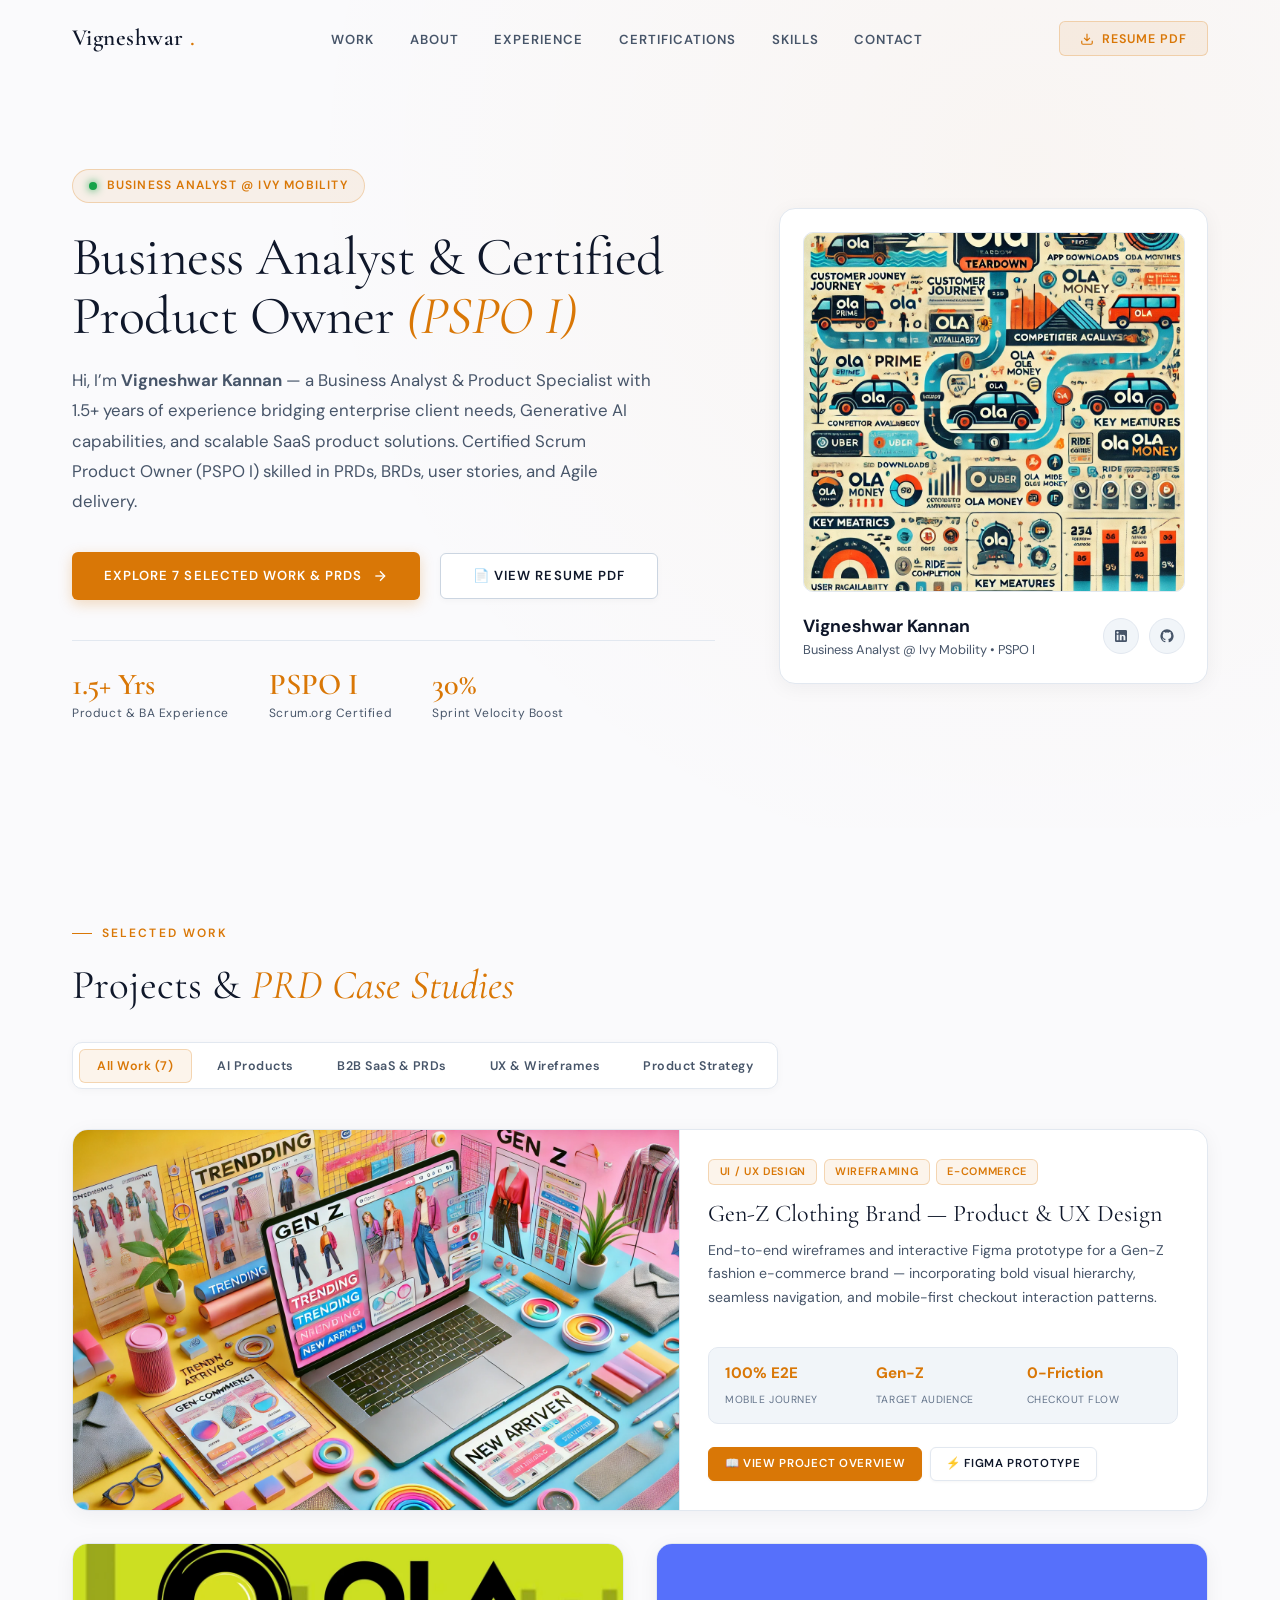
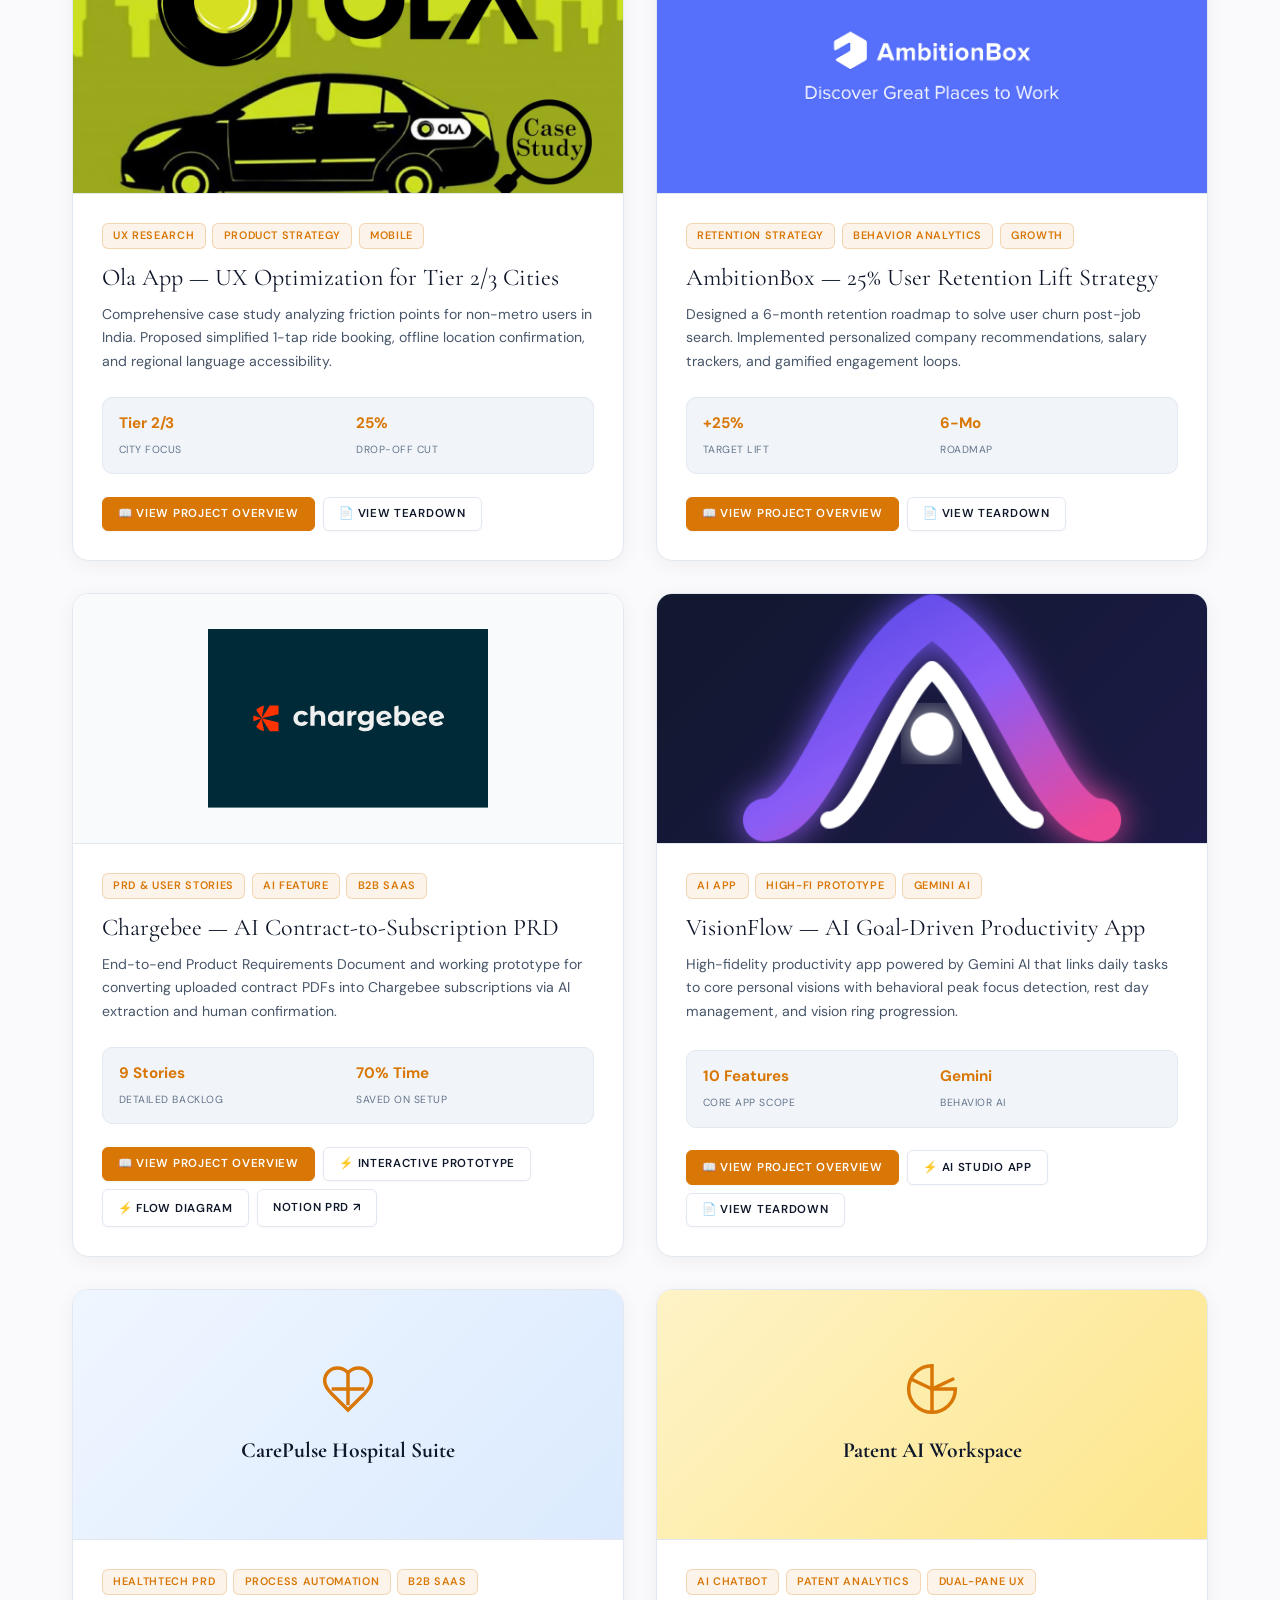
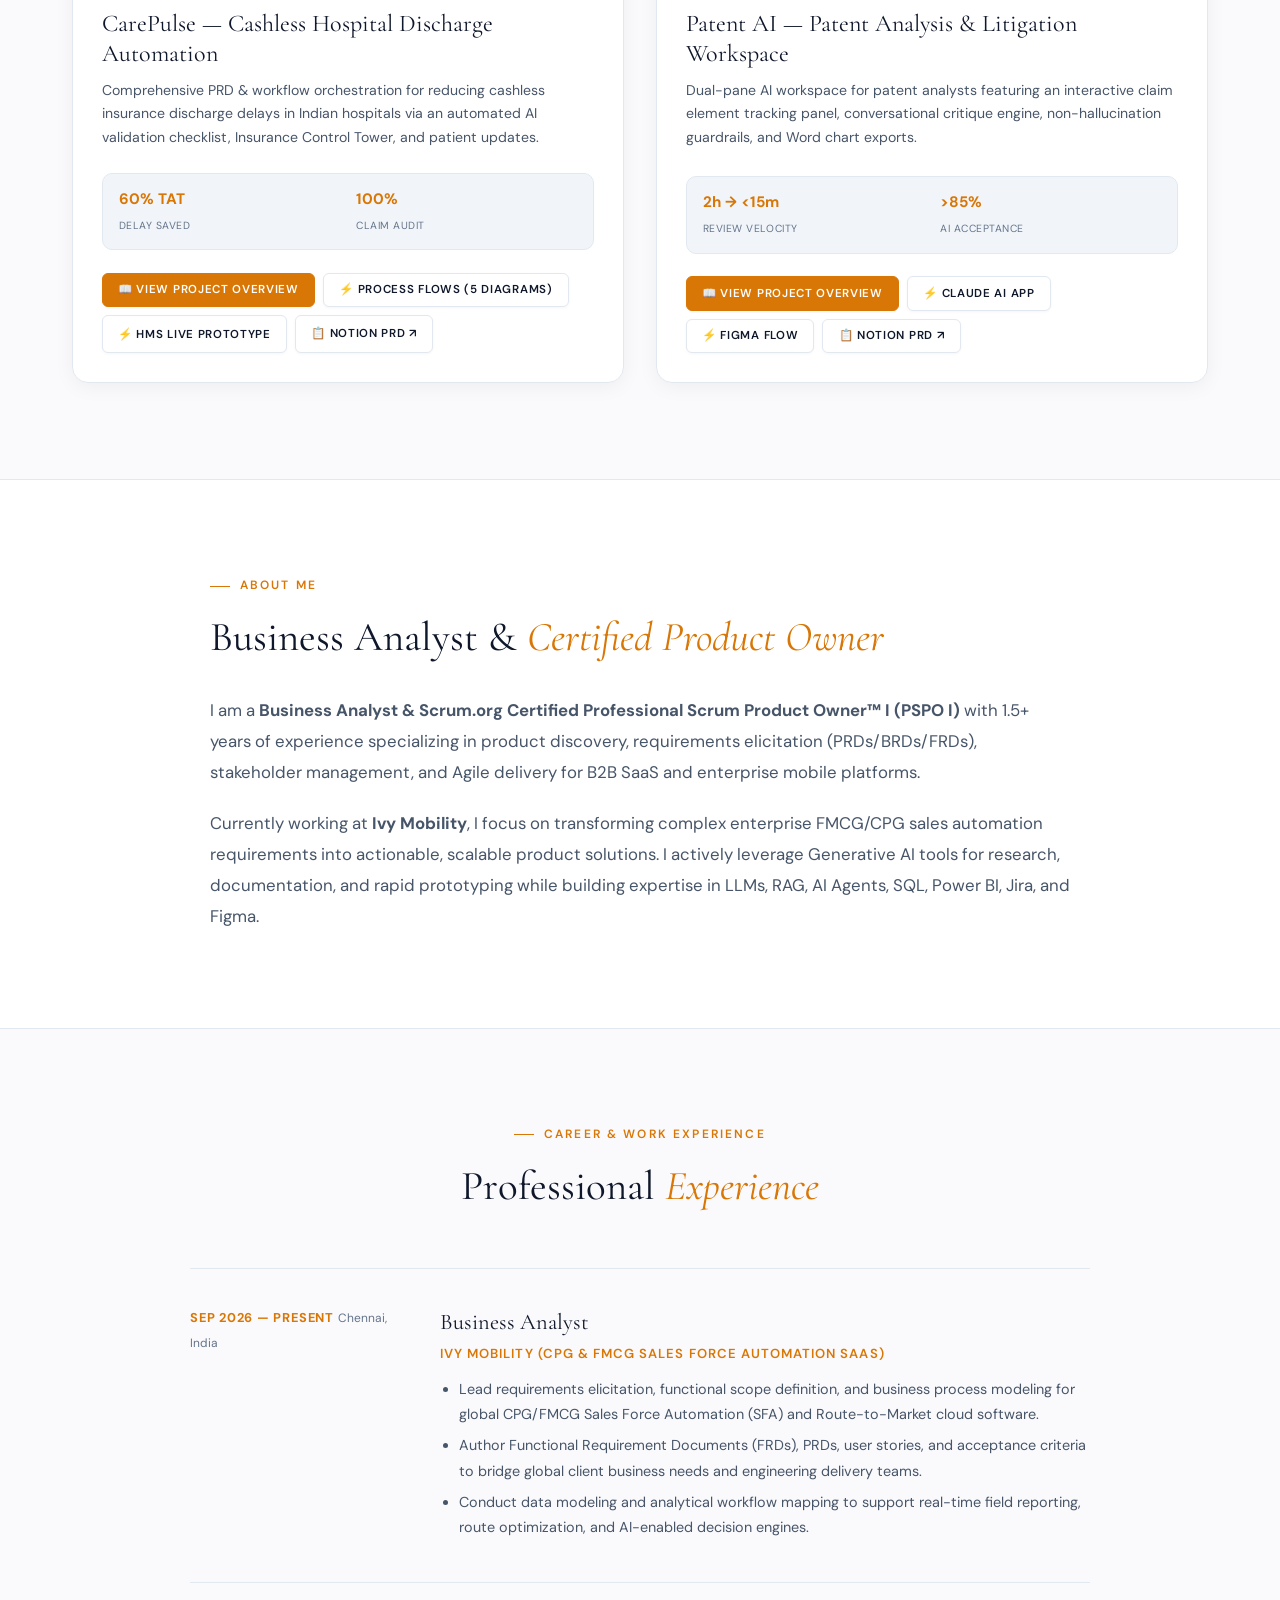
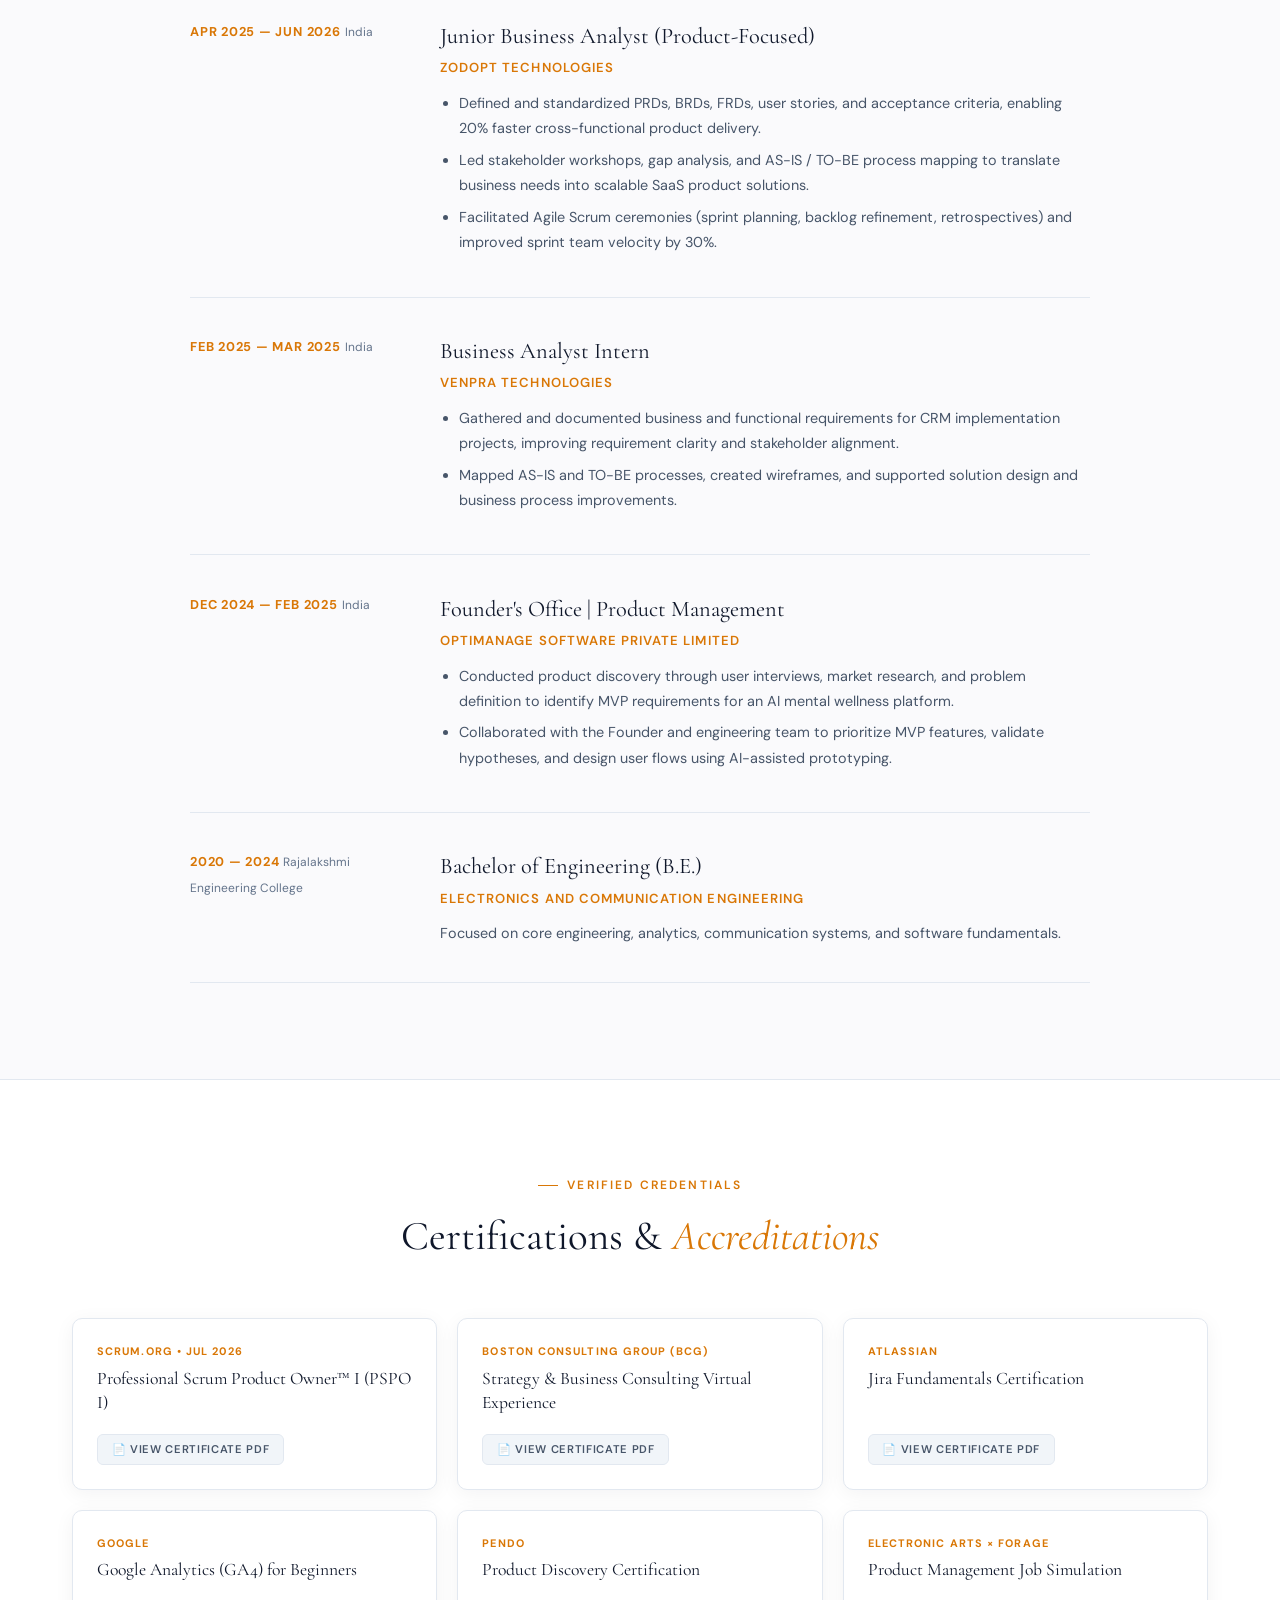
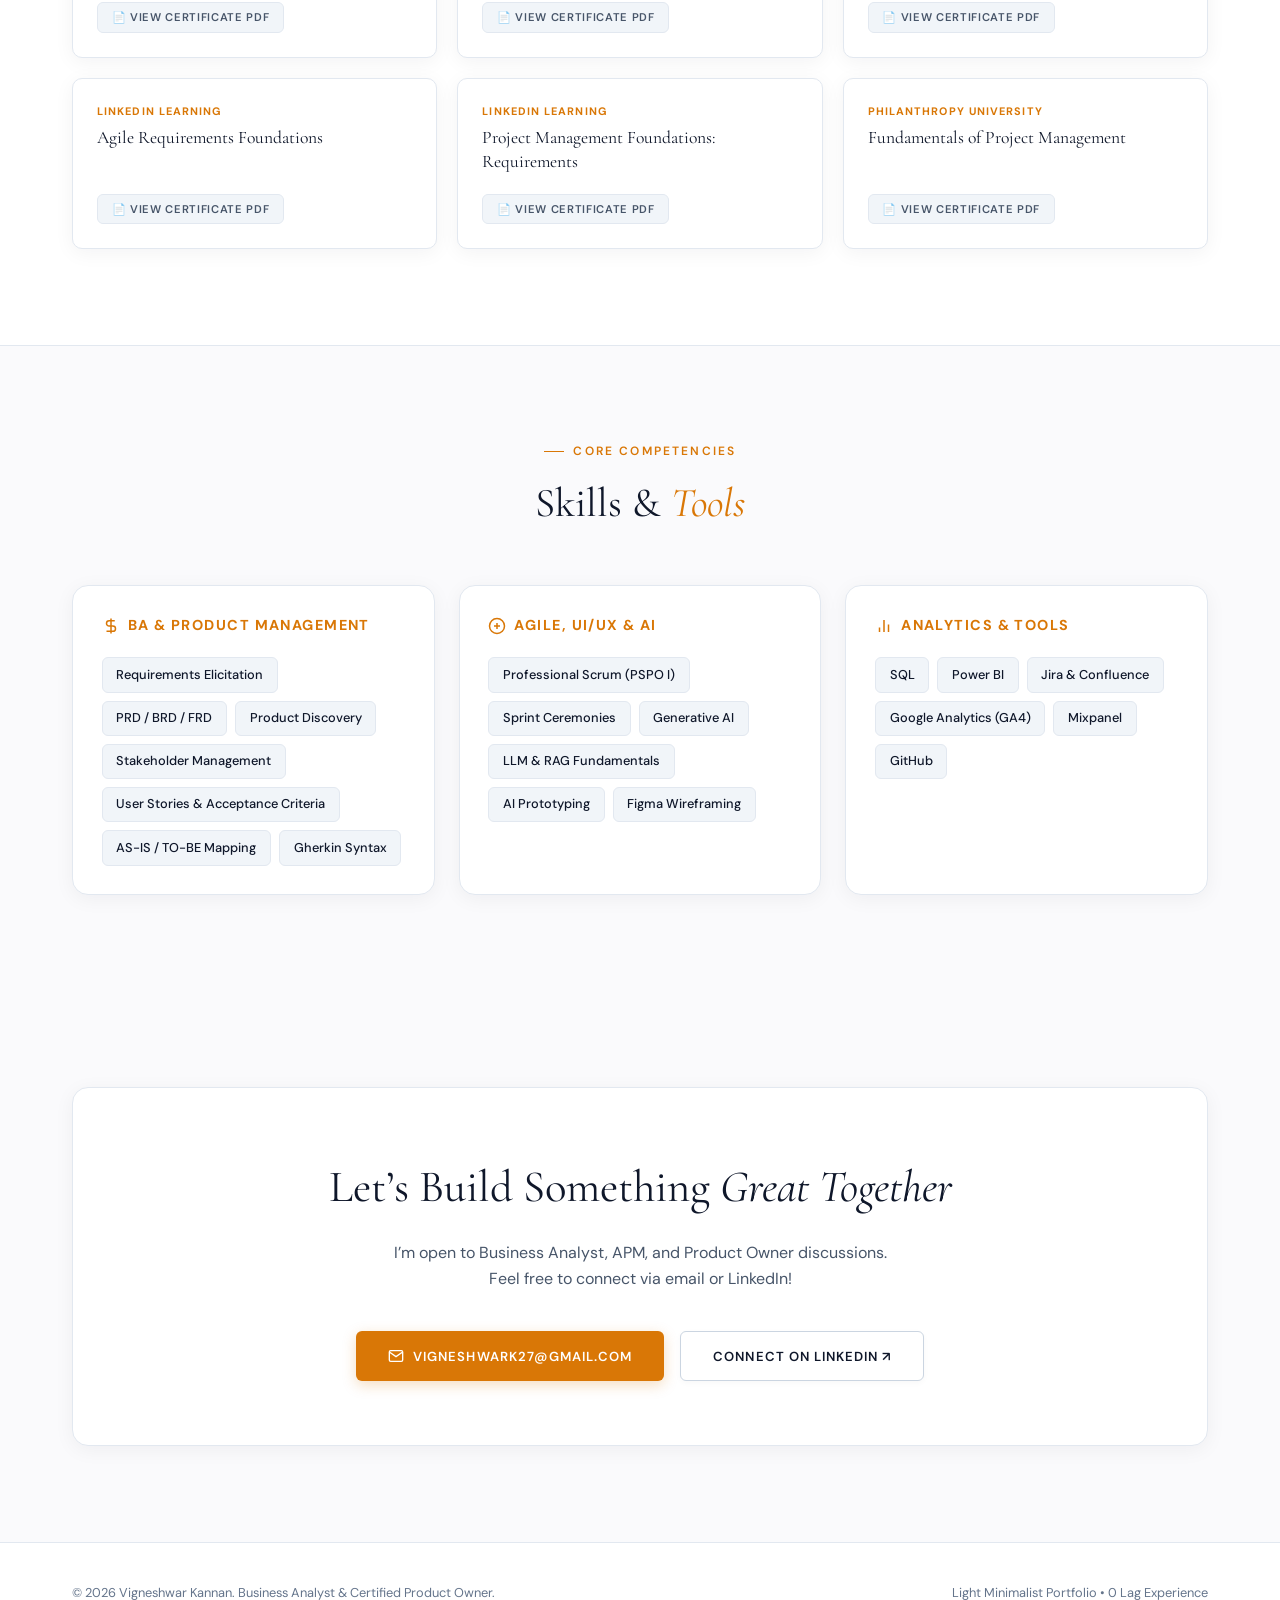
<file: index.html>
<!DOCTYPE html>
<html lang="en">
<head>
  <meta charset="UTF-8" />
  <meta name="viewport" content="width=device-width, initial-scale=1.0" />
  <title>Vigneshwar Kannan — Business Analyst & Product Owner Portfolio</title>

  <!-- Google Fonts -->
  <link rel="preconnect" href="https://fonts.googleapis.com" />
  <link rel="preconnect" href="https://fonts.gstatic.com" crossorigin />
  <link href="https://fonts.googleapis.com/css2?family=Cormorant+Garamond:ital,wght@0,300;0,400;0,600;1,300;1,400&family=DM+Sans:opsz,wght@9..40,300;9..40,400;9..40,500;9..40,600;9..40,700&display=swap" rel="stylesheet" />

  <!-- Main Stylesheet -->
  <link rel="stylesheet" href="style.css?v=eacert" />
</head>
<body>

  <!-- ── NAVBAR ── -->
  <nav class="navbar">
    <div class="container nav-inner">
      <a href="#home" class="nav-logo">
        Vigneshwar<span>.</span>
      </a>

      <ul class="nav-menu">
        <li><a href="#work" class="nav-link">Work</a></li>
        <li><a href="#about" class="nav-link">About</a></li>
        <li><a href="#experience" class="nav-link">Experience</a></li>
        <li><a href="#certifications" class="nav-link">Certifications</a></li>
        <li><a href="#skills" class="nav-link">Skills</a></li>
        <li><a href="#contact" class="nav-link">Contact</a></li>
      </ul>

      <button class="nav-cta" onclick="openModal('Resume PDF', 'Vigneshwar Kannan — Resume PDF', 'https://drive.google.com/file/d/1pjweNhEWDgFfcVVKSY8xt2iXjQ0stlUL/preview', 'https://drive.google.com/file/d/1pjweNhEWDgFfcVVKSY8xt2iXjQ0stlUL/view?usp=sharing')">
        <svg width="14" height="14" viewBox="0 0 24 24" fill="none" stroke="currentColor" stroke-width="2"><path d="M21 15v4a2 2 0 0 1-2 2H5a2 2 0 0 1-2-2v-4M7 10l5 5 5-5M12 15V3"/></svg>
        Resume PDF
      </button>
    </div>
  </nav>

  <!-- ── HERO SECTION ── -->
  <section class="hero" id="home">
    <div class="container hero-grid">
      <div class="hero-content">
        <div class="hero-badge">
          <span class="status-dot"></span> Business Analyst @ Ivy Mobility
        </div>

        <h1 class="hero-title">
          Business Analyst & Certified Product Owner <em>(PSPO I)</em>
        </h1>

        <p class="hero-description">
          Hi, I’m <strong>Vigneshwar Kannan</strong> — a Business Analyst & Product Specialist with 1.5+ years of experience bridging enterprise client needs, Generative AI capabilities, and scalable SaaS product solutions. Certified Scrum Product Owner (PSPO I) skilled in PRDs, BRDs, user stories, and Agile delivery.
        </p>

        <div class="hero-actions">
          <a href="#work" class="btn-primary">
            Explore 7 Selected Work & PRDs
            <svg width="16" height="16" viewBox="0 0 24 24" fill="none" stroke="currentColor" stroke-width="2"><line x1="5" y1="12" x2="19" y2="12"></line><polyline points="12 5 19 12 12 19"></polyline></svg>
          </a>
          <button class="btn-secondary" onclick="openModal('Resume PDF', 'Vigneshwar Kannan — Resume PDF', 'https://drive.google.com/file/d/1pjweNhEWDgFfcVVKSY8xt2iXjQ0stlUL/preview', 'https://drive.google.com/file/d/1pjweNhEWDgFfcVVKSY8xt2iXjQ0stlUL/view?usp=sharing')">
            📄 View Resume PDF
          </button>
        </div>

        <div class="hero-stats">
          <div class="stat-item">
            <span class="stat-num">1.5+ Yrs</span>
            <span class="stat-label">Product & BA Experience</span>
          </div>
          <div class="stat-item">
            <span class="stat-num">PSPO I</span>
            <span class="stat-label">Scrum.org Certified</span>
          </div>
          <div class="stat-item">
            <span class="stat-num">30%</span>
            <span class="stat-label">Sprint Velocity Boost</span>
          </div>
        </div>
      </div>

      <!-- Hero Card Anime Profile Frame -->
      <div class="hero-card-wrap">
        <div class="hero-card">
          <div class="hero-avatar-wrap">
            <img src="assets/images/project1.jpg" alt="Vigneshwar Kannan Profile Avatar" class="hero-avatar" loading="eager" />
          </div>
          <div class="hero-card-footer">
            <div>
              <div class="hero-card-name">Vigneshwar Kannan</div>
              <div class="hero-card-role">Business Analyst @ Ivy Mobility • PSPO I</div>
            </div>
            <div class="social-links">
              <a href="https://www.linkedin.com/in/vigneshwarkannan" target="_blank" class="social-btn" title="LinkedIn Profile">
                <svg width="16" height="16" fill="currentColor" viewBox="0 0 24 24"><path d="M19 3a2 2 0 0 1 2 2v14a2 2 0 0 1-2 2H5a2 2 0 0 1-2-2V5a2 2 0 0 1 2-2h14m-.5 15.5v-5.3a3.26 3.26 0 0 0-3.26-3.26c-.85 0-1.84.52-2.28 1.3v-1.11h-2.79v8.37h2.79v-4.93c0-.77.62-1.4 1.39-1.4a1.4 1.4 0 0 1 1.4 1.4v4.93h2.75M6.88 8.56a1.68 1.68 0 0 0 1.68-1.68c0-.93-.75-1.69-1.68-1.69a1.69 1.69 0 0 0-1.69 1.69c0 .93.76 1.68 1.69 1.68m1.39 9.94v-8.37H5.5v8.37h2.77z"/></svg>
              </a>
              <a href="https://github.com/vigneshwark27" target="_blank" class="social-btn" title="GitHub">
                <svg width="16" height="16" fill="currentColor" viewBox="0 0 24 24"><path d="M12 2A10 10 0 0 0 2 12c0 4.42 2.87 8.17 6.84 9.5.5.08.66-.23.66-.5v-1.69c-2.77.6-3.36-1.34-3.36-1.34-.46-1.16-1.11-1.47-1.11-1.47-.91-.62.07-.6.07-.6 1 .07 1.53 1.03 1.53 1.03.87 1.52 2.34 1.07 2.91.83.1-.65.35-1.09.63-1.34-2.22-.25-4.55-1.11-4.55-4.92 0-1.11.38-2 1.03-2.71-.1-.25-.45-1.29.1-2.64 0 0 .84-.27 2.75 1.02.79-.22 1.65-.33 2.5-.33.85 0 1.71.11 2.5.33 1.91-1.29 2.75-1.02 2.75-1.02.55 1.35.2 2.39.1 2.64.65.71 1.03 1.6 1.03 2.71 0 3.82-2.34 4.66-4.57 4.91.36.31.69.92.69 1.85V21c0 .27.16.59.67.5C19.14 20.16 22 16.42 22 12A10 10 0 0 0 12 2z"/></svg>
              </a>
            </div>
          </div>
        </div>
      </div>
    </div>
  </section>

  <!-- ── SELECTED WORK / PROJECTS ── -->
  <section class="section" id="work">
    <div class="container">
      <div class="projects-header-flex">
        <div>
          <div class="section-label">Selected Work</div>
          <h2 class="section-title">Projects & <em>PRD Case Studies</em></h2>
        </div>

        <!-- Category Filter Tabs -->
        <div class="filter-tabs">
          <button class="filter-btn active" data-filter="all">All Work (7)</button>
          <button class="filter-btn" data-filter="ai">AI Products</button>
          <button class="filter-btn" data-filter="saas">B2B SaaS & PRDs</button>
          <button class="filter-btn" data-filter="ux">UX & Wireframes</button>
          <button class="filter-btn" data-filter="strategy">Product Strategy</button>
        </div>
      </div>

      <!-- Projects Grid -->
      <div class="projects-grid">

        <!-- 1. GEN-Z CLOTHING BRAND (FEATURED) -->
        <div class="project-card featured-card" data-category="ux strategy">
          <div class="project-thumb-wrap">
            <img src="assets/images/cover-genz.webp" alt="Gen-Z Clothing App" class="project-thumb" />
          </div>
          <div class="project-body">
            <div class="project-tags">
              <span class="tag-pill">UI / UX Design</span>
              <span class="tag-pill">Wireframing</span>
              <span class="tag-pill">E-Commerce</span>
            </div>
            <h3 class="project-item-title">Gen-Z Clothing Brand — Product & UX Design</h3>
            <p class="project-item-desc">
              End-to-end wireframes and interactive Figma prototype for a Gen-Z fashion e-commerce brand — incorporating bold visual hierarchy, seamless navigation, and mobile-first checkout interaction patterns.
            </p>
            <div class="project-metrics-row">
              <div class="metric-box">
                <span class="metric-val">100% E2E</span>
                <span class="metric-lbl">Mobile Journey</span>
              </div>
              <div class="metric-box">
                <span class="metric-val">Gen-Z</span>
                <span class="metric-lbl">Target Audience</span>
              </div>
              <div class="metric-box">
                <span class="metric-val">0-Friction</span>
                <span class="metric-lbl">Checkout Flow</span>
              </div>
            </div>
            <div class="project-actions">
              <button class="action-btn btn-gold" onclick="openCaseStudyText('genz')">
                📖 View Project Overview
              </button>
              <button class="action-btn" onclick="openModal('Figma Prototype', 'Gen-Z Clothing Brand — Interactive Prototype', 'https://www.figma.com/proto/9QxhmIwIwpRSoKGVRpOVF9/vicky?node-id=24-3&starting-point-node-id=24%3A3&t=gP71SKR7SD5bTenF-1', 'https://www.figma.com/proto/9QxhmIwIwpRSoKGVRpOVF9/vicky?node-id=24-3&starting-point-node-id=24%3A3&t=gP71SKR7SD5bTenF-1')">
                ⚡ Figma Prototype
              </button>
            </div>
          </div>
        </div>

        <!-- 2. OLA APP UX IMPROVEMENT -->
        <div class="project-card" data-category="strategy ux">
          <div class="project-thumb-wrap">
            <img src="assets/images/Ola-Case-Study cover image.webp" alt="Ola UX Case Study" class="project-thumb" />
          </div>
          <div class="project-body">
            <div class="project-tags">
              <span class="tag-pill">UX Research</span>
              <span class="tag-pill">Product Strategy</span>
              <span class="tag-pill">Mobile</span>
            </div>
            <h3 class="project-item-title">Ola App — UX Optimization for Tier 2/3 Cities</h3>
            <p class="project-item-desc">
              Comprehensive case study analyzing friction points for non-metro users in India. Proposed simplified 1-tap ride booking, offline location confirmation, and regional language accessibility.
            </p>
            <div class="project-metrics-row">
              <div class="metric-box">
                <span class="metric-val">Tier 2/3</span>
                <span class="metric-lbl">City Focus</span>
              </div>
              <div class="metric-box">
                <span class="metric-val">25%</span>
                <span class="metric-lbl">Drop-off Cut</span>
              </div>
            </div>
            <div class="project-actions">
              <button class="action-btn btn-gold" onclick="openCaseStudyText('ola')">
                📖 View Project Overview
              </button>
              <button class="action-btn" onclick="openModal('PDF Teardown', 'Ola UX Teardown — Tier 2/3 Cities', 'https://drive.google.com/file/d/1UO1ij-67LFEumMwNrRplr2s9BjuseMkR/preview', 'https://drive.google.com/file/d/1UO1ij-67LFEumMwNrRplr2s9BjuseMkR/view?usp=sharing')">
                📄 View Teardown
              </button>
            </div>
          </div>
        </div>

        <!-- 3. AMBITIONBOX RETENTION STRATEGY -->
        <div class="project-card" data-category="strategy">
          <div class="project-thumb-wrap">
            <img src="assets/images/ambition box cover image 2.png" alt="AmbitionBox Case Study" class="project-thumb" />
          </div>
          <div class="project-body">
            <div class="project-tags">
              <span class="tag-pill">Retention Strategy</span>
              <span class="tag-pill">Behavior Analytics</span>
              <span class="tag-pill">Growth</span>
            </div>
            <h3 class="project-item-title">AmbitionBox — 25% User Retention Lift Strategy</h3>
            <p class="project-item-desc">
              Designed a 6-month retention roadmap to solve user churn post-job search. Implemented personalized company recommendations, salary trackers, and gamified engagement loops.
            </p>
            <div class="project-metrics-row">
              <div class="metric-box">
                <span class="metric-val">+25%</span>
                <span class="metric-lbl">Target Lift</span>
              </div>
              <div class="metric-box">
                <span class="metric-val">6-Mo</span>
                <span class="metric-lbl">Roadmap</span>
              </div>
            </div>
            <div class="project-actions">
              <button class="action-btn btn-gold" onclick="openCaseStudyText('ambitionbox')">
                📖 View Project Overview
              </button>
              <button class="action-btn" onclick="openModal('PDF Teardown', 'AmbitionBox 25% Retention Lift Teardown', 'https://drive.google.com/file/d/1gZb3Y2EqE2lltr2TbtfzZG0XfyM329Aa/preview', 'https://drive.google.com/file/d/1gZb3Y2EqE2lltr2TbtfzZG0XfyM329Aa/view?usp=sharing')">
                📄 View Teardown
              </button>
            </div>
          </div>
        </div>

        <!-- 4. CHARGEBEE AI PRD -->
        <div class="project-card" data-category="saas ai">
          <div class="project-thumb-wrap" style="background: #F8FAFC; display: flex; align-items: center; justify-content: center; padding: 1.5rem;">
            <img src="assets/images/chargebee logo 2.svg" alt="Chargebee AI PRD" class="project-thumb" style="object-fit: contain; max-height: 180px;" />
          </div>
          <div class="project-body">
            <div class="project-tags">
              <span class="tag-pill">PRD & User Stories</span>
              <span class="tag-pill">AI Feature</span>
              <span class="tag-pill">B2B SaaS</span>
            </div>
            <h3 class="project-item-title">Chargebee — AI Contract-to-Subscription PRD</h3>
            <p class="project-item-desc">
              End-to-end Product Requirements Document and working prototype for converting uploaded contract PDFs into Chargebee subscriptions via AI extraction and human confirmation.
            </p>
            <div class="project-metrics-row">
              <div class="metric-box">
                <span class="metric-val">9 Stories</span>
                <span class="metric-lbl">Detailed Backlog</span>
              </div>
              <div class="metric-box">
                <span class="metric-val">70% Time</span>
                <span class="metric-lbl">Saved on Setup</span>
              </div>
            </div>
            <div class="project-actions">
              <button class="action-btn btn-gold" onclick="openCaseStudyText('chargebee')">
                📖 View Project Overview
              </button>
              <button class="action-btn" onclick="openModal('Interactive Prototype', 'Chargebee Contract-to-Subscription Prototype', 'https://gx34dn.csb.app/', 'https://gx34dn.csb.app/')">
                ⚡ Interactive Prototype
              </button>
              <button class="action-btn" onclick="openModal('Process Flow', 'Chargebee AI Feature Process Flow', 'https://mockup-runway-03382669.figma.site/', 'https://mockup-runway-03382669.figma.site/')">
                ⚡ Flow Diagram
              </button>
              <a href="https://www.notion.so/PRD-Chargebee-Contract-to-Subscription-using-AI-feature-31622c713ac980cc8b91d0c125bc9618" target="_blank" class="action-btn">
                Notion PRD ↗
              </a>
            </div>
          </div>
        </div>

        <!-- 5. VISIONFLOW AI PRODUCTIVITY APP -->
        <div class="project-card" data-category="ai ux">
          <div class="project-thumb-wrap">
            <img src="assets/images/visionflow-cover.png" alt="VisionFlow App" class="project-thumb" />
          </div>
          <div class="project-body">
            <div class="project-tags">
              <span class="tag-pill">AI App</span>
              <span class="tag-pill">High-Fi Prototype</span>
              <span class="tag-pill">Gemini AI</span>
            </div>
            <h3 class="project-item-title">VisionFlow — AI Goal-Driven Productivity App</h3>
            <p class="project-item-desc">
              High-fidelity productivity app powered by Gemini AI that links daily tasks to core personal visions with behavioral peak focus detection, rest day management, and vision ring progression.
            </p>
            <div class="project-metrics-row">
              <div class="metric-box">
                <span class="metric-val">10 Features</span>
                <span class="metric-lbl">Core App Scope</span>
              </div>
              <div class="metric-box">
                <span class="metric-val">Gemini</span>
                <span class="metric-lbl">Behavior AI</span>
              </div>
            </div>
            <div class="project-actions">
              <button class="action-btn btn-gold" onclick="openCaseStudyText('visionflow')">
                📖 View Project Overview
              </button>
              <button class="action-btn" onclick="openModal('AI Studio App', 'VisionFlow — Gemini AI Prototype App', 'https://ai.studio/apps/7a5233f8-33cf-4464-8e07-53175fec4a41?fullscreenApplet=true', 'https://ai.studio/apps/7a5233f8-33cf-4464-8e07-53175fec4a41?fullscreenApplet=true')">
                ⚡ AI Studio App
              </button>
              <button class="action-btn" onclick="openModal('PDF Teardown', 'VisionFlow Teardown & Design Deck', 'https://drive.google.com/file/d/1XpayTK5nTvvwYyikXCO40JEn0-5b2IUB/preview', 'https://drive.google.com/file/d/1XpayTK5nTvvwYyikXCO40JEn0-5b2IUB/view?usp=sharing')">
                📄 View Teardown
              </button>
            </div>
          </div>
        </div>

        <!-- 6. CAREPULSE — HOSPITAL DISCHARGE AUTOMATION -->
        <div class="project-card" data-category="saas strategy">
          <div class="project-thumb-wrap" style="background: linear-gradient(135deg, #EFF6FF 0%, #DBEAFE 100%); display: flex; align-items: center; justify-content: center;">
            <div style="text-align: center; padding: 2rem;">
              <svg width="56" height="56" viewBox="0 0 24 24" fill="none" stroke="#D97706" stroke-width="1.5"><path d="M19 14c1.49-1.46 3-3.21 3-5.5A5.5 5.5 0 0 0 16.5 3c-1.76 0-3 .5-4.5 2-1.5-1.5-2.74-2-4.5-2A5.5 5.5 0 0 0 2 8.5c0 2.3 1.5 4.05 3 5.5l7 7Z"/><path d="M12 5v14M5 12h14"/></svg>
              <h4 style="color: var(--text-main); font-family: var(--font-serif); font-size: 1.35rem; margin-top: 0.5rem;">CarePulse Hospital Suite</h4>
            </div>
          </div>
          <div class="project-body">
            <div class="project-tags">
              <span class="tag-pill">HealthTech PRD</span>
              <span class="tag-pill">Process Automation</span>
              <span class="tag-pill">B2B SaaS</span>
            </div>
            <h3 class="project-item-title">CarePulse — Cashless Hospital Discharge Automation</h3>
            <p class="project-item-desc">
              Comprehensive PRD & workflow orchestration for reducing cashless insurance discharge delays in Indian hospitals via an automated AI validation checklist, Insurance Control Tower, and patient updates.
            </p>
            <div class="project-metrics-row">
              <div class="metric-box">
                <span class="metric-val">60% TAT</span>
                <span class="metric-lbl">Delay Saved</span>
              </div>
              <div class="metric-box">
                <span class="metric-val">100%</span>
                <span class="metric-lbl">Claim Audit</span>
              </div>
            </div>
            <div class="project-actions">
              <button class="action-btn btn-gold" onclick="openCaseStudyText('carepulse')">
                📖 View Project Overview
              </button>
              <button class="action-btn" onclick="openModal('Process Flows (5 Diagrams)', 'CarePulse — Interactive Process Flows (5 Diagrams)', 'carepulse-flows/index.html', 'carepulse-flows/index.html')">
                ⚡ Process Flows (5 Diagrams)
              </button>
              <button class="action-btn" onclick="openModal('CareFlow HMS Prototype', 'CarePulse — Interactive Hospital Management Application', 'carepulse-flows/preview_all_features.html', 'carepulse-flows/preview_all_features.html')">
                ⚡ HMS Live Prototype
              </button>
              <a href="https://www.notion.so/Cashless-Hospital-Discharge-Orchestration-3bd22c713ac980faaf21e6c2f9790d25" target="_blank" rel="noopener noreferrer" class="action-btn">
                📋 Notion PRD ↗
              </a>
            </div>
          </div>
        </div>

        <!-- 7. PATENT AI — PATENT ANALYTICS (FORMERLY CLAIMCHART) -->
        <div class="project-card" data-category="ai saas">
          <div class="project-thumb-wrap" style="background: linear-gradient(135deg, #FEF3C7 0%, #FDE68A 100%); display: flex; align-items: center; justify-content: center;">
            <div style="text-align: center; padding: 2rem;">
              <svg width="56" height="56" viewBox="0 0 24 24" fill="none" stroke="#D97706" stroke-width="1.5"><path d="M12 2a10 10 0 1 0 10 10H12V2z"/><path d="M12 12L2.5 7.5"/><path d="M12 12v10"/><path d="M12 12l9.5-4.5"/></svg>
              <h4 style="color: var(--text-main); font-family: var(--font-serif); font-size: 1.35rem; margin-top: 0.5rem;">Patent AI Workspace</h4>
            </div>
          </div>
          <div class="project-body">
            <div class="project-tags">
              <span class="tag-pill">AI Chatbot</span>
              <span class="tag-pill">Patent Analytics</span>
              <span class="tag-pill">Dual-Pane UX</span>
            </div>
            <h3 class="project-item-title">Patent AI — Patent Analysis & Litigation Workspace</h3>
            <p class="project-item-desc">
              Dual-pane AI workspace for patent analysts featuring an interactive claim element tracking panel, conversational critique engine, non-hallucination guardrails, and Word chart exports.
            </p>
            <div class="project-metrics-row">
              <div class="metric-box">
                <span class="metric-val">2h → &lt;15m</span>
                <span class="metric-lbl">Review Velocity</span>
              </div>
              <div class="metric-box">
                <span class="metric-val">&gt;85%</span>
                <span class="metric-lbl">AI Acceptance</span>
              </div>
            </div>
            <div class="project-actions">
              <button class="action-btn btn-gold" onclick="openCaseStudyText('claimchart')">
                📖 View Project Overview
              </button>
              <button class="action-btn" onclick="openModal('Claude AI App', 'Patent AI — Functional Prototype App', 'https://claude.ai/public/artifacts/5c7f110e-e12f-41ca-b48f-1899cef5a55c', 'https://claude.ai/public/artifacts/5c7f110e-e12f-41ca-b48f-1899cef5a55c')">
                ⚡ Claude AI App
              </button>
              <button class="action-btn" onclick="openModal('Figma Flow', 'Patent AI — Interactive User Flow Diagram', 'https://stomp-hatch-92389255.figma.site/', 'https://stomp-hatch-92389255.figma.site/')">
                ⚡ Figma Flow
              </button>
              <button class="action-btn" onclick="openModal('Notion PRD', 'Patent AI — Full PRD & User Stories', 'https://www.notion.so/Lumenci-Assignment-3a622c71-3ac9-80dab62ee34f268402a2', 'https://www.notion.so/Lumenci-Assignment-3a622c71-3ac9-80dab62ee34f268402a2')">
                📋 Notion PRD ↗
              </button>
            </div>
          </div>
        </div>

      </div><!-- /projects-grid -->
    </div>
  </section>

  <!-- ── ABOUT SECTION ── -->
  <section class="section" id="about" style="background: #FFFFFF; border-top: 1px solid var(--border-subtle); border-bottom: 1px solid var(--border-subtle);">
    <div class="container">
      <div style="max-width: 860px; margin: 0 auto;">
        <div class="section-label">About Me</div>
        <h2 class="section-title" style="margin-bottom: 1.5rem;">Business Analyst & <em>Certified Product Owner</em></h2>
        <p style="font-size: 1.05rem; color: var(--text-muted); line-height: 1.85; margin-bottom: 1.25rem;">
          I am a <strong>Business Analyst & Scrum.org Certified Professional Scrum Product Owner™ I (PSPO I)</strong> with 1.5+ years of experience specializing in product discovery, requirements elicitation (PRDs/BRDs/FRDs), stakeholder management, and Agile delivery for B2B SaaS and enterprise mobile platforms.
        </p>
        <p style="font-size: 1.05rem; color: var(--text-muted); line-height: 1.85;">
          Currently working at <strong>Ivy Mobility</strong>, I focus on transforming complex enterprise FMCG/CPG sales automation requirements into actionable, scalable product solutions. I actively leverage Generative AI tools for research, documentation, and rapid prototyping while building expertise in LLMs, RAG, AI Agents, SQL, Power BI, Jira, and Figma.
        </p>
      </div>
    </div>
  </section>

  <!-- ── EXPERIENCE SECTION ── -->
  <section class="section" id="experience">
    <div class="container">
      <div class="section-header" style="text-align: center;">
        <div class="section-label" style="justify-content: center;">Career & Work Experience</div>
        <h2 class="section-title">Professional <em>Experience</em></h2>
      </div>

      <div class="experience-timeline">
        <!-- 1. Ivy Mobility (CURRENT) -->
        <div class="timeline-item">
          <div class="timeline-meta">
            <span class="timeline-period">SEP 2026 — PRESENT</span>
            <span class="timeline-location">Chennai, India</span>
          </div>
          <div>
            <h3 class="timeline-role">Business Analyst</h3>
            <div class="timeline-company">Ivy Mobility (CPG & FMCG Sales Force Automation SaaS)</div>
            <div class="timeline-body">
              <ul class="timeline-bullets">
                <li>Lead requirements elicitation, functional scope definition, and business process modeling for global CPG/FMCG Sales Force Automation (SFA) and Route-to-Market cloud software.</li>
                <li>Author Functional Requirement Documents (FRDs), PRDs, user stories, and acceptance criteria to bridge global client business needs and engineering delivery teams.</li>
                <li>Conduct data modeling and analytical workflow mapping to support real-time field reporting, route optimization, and AI-enabled decision engines.</li>
              </ul>
            </div>
          </div>
        </div>

        <!-- 2. Zodopt Technologies -->
        <div class="timeline-item">
          <div class="timeline-meta">
            <span class="timeline-period">APR 2025 — JUN 2026</span>
            <span class="timeline-location">India</span>
          </div>
          <div>
            <h3 class="timeline-role">Junior Business Analyst (Product-Focused)</h3>
            <div class="timeline-company">Zodopt Technologies</div>
            <div class="timeline-body">
              <ul class="timeline-bullets">
                <li>Defined and standardized PRDs, BRDs, FRDs, user stories, and acceptance criteria, enabling 20% faster cross-functional product delivery.</li>
                <li>Led stakeholder workshops, gap analysis, and AS-IS / TO-BE process mapping to translate business needs into scalable SaaS product solutions.</li>
                <li>Facilitated Agile Scrum ceremonies (sprint planning, backlog refinement, retrospectives) and improved sprint team velocity by 30%.</li>
              </ul>
            </div>
          </div>
        </div>

        <!-- 3. Venpra Technologies -->
        <div class="timeline-item">
          <div class="timeline-meta">
            <span class="timeline-period">FEB 2025 — MAR 2025</span>
            <span class="timeline-location">India</span>
          </div>
          <div>
            <h3 class="timeline-role">Business Analyst Intern</h3>
            <div class="timeline-company">Venpra Technologies</div>
            <div class="timeline-body">
              <ul class="timeline-bullets">
                <li>Gathered and documented business and functional requirements for CRM implementation projects, improving requirement clarity and stakeholder alignment.</li>
                <li>Mapped AS-IS and TO-BE processes, created wireframes, and supported solution design and business process improvements.</li>
              </ul>
            </div>
          </div>
        </div>

        <!-- 4. Optimanage Software -->
        <div class="timeline-item">
          <div class="timeline-meta">
            <span class="timeline-period">DEC 2024 — FEB 2025</span>
            <span class="timeline-location">India</span>
          </div>
          <div>
            <h3 class="timeline-role">Founder's Office | Product Management</h3>
            <div class="timeline-company">Optimanage Software Private Limited</div>
            <div class="timeline-body">
              <ul class="timeline-bullets">
                <li>Conducted product discovery through user interviews, market research, and problem definition to identify MVP requirements for an AI mental wellness platform.</li>
                <li>Collaborated with the Founder and engineering team to prioritize MVP features, validate hypotheses, and design user flows using AI-assisted prototyping.</li>
              </ul>
            </div>
          </div>
        </div>

        <!-- Education -->
        <div class="timeline-item">
          <div class="timeline-meta">
            <span class="timeline-period">2020 — 2024</span>
            <span class="timeline-location">Rajalakshmi Engineering College</span>
          </div>
          <div>
            <h3 class="timeline-role">Bachelor of Engineering (B.E.)</h3>
            <div class="timeline-company">Electronics and Communication Engineering</div>
            <div class="timeline-body">
              Focused on core engineering, analytics, communication systems, and software fundamentals.
            </div>
          </div>
        </div>
      </div>
    </div>
  </section>

  <!-- ── CERTIFICATIONS SHOWCASE ── -->
  <section class="section" id="certifications" style="background: #FFFFFF; border-top: 1px solid var(--border-subtle); border-bottom: 1px solid var(--border-subtle);">
    <div class="container">
      <div class="section-header" style="text-align: center;">
        <div class="section-label" style="justify-content: center;">Verified Credentials</div>
        <h2 class="section-title">Certifications & <em>Accreditations</em></h2>
      </div>

      <div class="cert-grid">
        <div class="cert-card">
          <div>
            <div class="cert-issuer">Scrum.org • Jul 2026</div>
            <h4 class="cert-name">Professional Scrum Product Owner™ I (PSPO I)</h4>
          </div>
          <button class="cert-btn" onclick="openModal('Certificate PDF', 'Professional Scrum Product Owner I (PSPO I)', 'assets/images/Professional Scrum Product Owner I.pdf', 'assets/images/Professional Scrum Product Owner I.pdf')">
            📄 View Certificate PDF
          </button>
        </div>

        <div class="cert-card">
          <div>
            <div class="cert-issuer">Boston Consulting Group (BCG)</div>
            <h4 class="cert-name">Strategy & Business Consulting Virtual Experience</h4>
          </div>
          <button class="cert-btn" onclick="openModal('Certificate PDF', 'BCG Strategy & Business Consulting', 'assets/images/BCG certifiation.pdf', 'assets/images/BCG certifiation.pdf')">
            📄 View Certificate PDF
          </button>
        </div>

        <div class="cert-card">
          <div>
            <div class="cert-issuer">Atlassian</div>
            <h4 class="cert-name">Jira Fundamentals Certification</h4>
          </div>
          <button class="cert-btn" onclick="openModal('Certificate PDF', 'Atlassian Jira Fundamentals', 'assets/images/Jira Fundamentals _ Atlassian.pdf', 'assets/images/Jira Fundamentals _ Atlassian.pdf')">
            📄 View Certificate PDF
          </button>
        </div>

        <div class="cert-card">
          <div>
            <div class="cert-issuer">Google</div>
            <h4 class="cert-name">Google Analytics (GA4) for Beginners</h4>
          </div>
          <button class="cert-btn" onclick="openModal('Certificate PDF', 'Google Analytics GA4', 'assets/images/google analytics for beginners.pdf', 'assets/images/google analytics for beginners.pdf')">
            📄 View Certificate PDF
          </button>
        </div>

        <div class="cert-card">
          <div>
            <div class="cert-issuer">Pendo</div>
            <h4 class="cert-name">Product Discovery Certification</h4>
          </div>
          <button class="cert-btn" onclick="openModal('Certificate PDF', 'Pendo Product Discovery', 'assets/images/product-discovery-certification.png', 'assets/images/product-discovery-certification.png')">
            📄 View Certificate PDF
          </button>
        </div>

        <div class="cert-card">
          <div>
            <div class="cert-issuer">Electronic Arts × Forage</div>
            <h4 class="cert-name">Product Management Job Simulation</h4>
          </div>
          <button class="cert-btn" onclick="openModal('Certificate PDF', 'Electronic Arts — Product Management Job Simulation', 'assets/images/5genWYpfo5b57G7yv_Electronic Arts_X3hmrNXi4MbmM5nJK_1720582624206_completion_certificate.pdf', 'assets/images/5genWYpfo5b57G7yv_Electronic Arts_X3hmrNXi4MbmM5nJK_1720582624206_completion_certificate.pdf')">
            📄 View Certificate PDF
          </button>
        </div>

        <div class="cert-card">
          <div>
            <div class="cert-issuer">LinkedIn Learning</div>
            <h4 class="cert-name">Agile Requirements Foundations</h4>
          </div>
          <button class="cert-btn" onclick="openModal('Certificate PDF', 'Agile Requirements Foundations', 'assets/images/CertificateOfCompletion_Agile Requirements Foundations (1) (1).pdf', 'assets/images/CertificateOfCompletion_Agile Requirements Foundations (1) (1).pdf')">
            📄 View Certificate PDF
          </button>
        </div>

        <div class="cert-card">
          <div>
            <div class="cert-issuer">LinkedIn Learning</div>
            <h4 class="cert-name">Project Management Foundations: Requirements</h4>
          </div>
          <button class="cert-btn" onclick="openModal('Certificate PDF', 'PM Foundations Requirements', 'assets/images/CertificateOfCompletion_Project Management Foundations Requirements (1) (1).pdf', 'assets/images/CertificateOfCompletion_Project Management Foundations Requirements (1) (1).pdf')">
            📄 View Certificate PDF
          </button>
        </div>

        <div class="cert-card">
          <div>
            <div class="cert-issuer">Philanthropy University</div>
            <h4 class="cert-name">Fundamentals of Project Management</h4>
          </div>
          <button class="cert-btn" onclick="openModal('Certificate PDF', 'Fundamentals of Project Management', 'assets/images/PhilanthropyUniversity_FundamentalsofProjectManagement.pdf', 'assets/images/PhilanthropyUniversity_FundamentalsofProjectManagement.pdf')">
            📄 View Certificate PDF
          </button>
        </div>
      </div>
    </div>
  </section>

  <!-- ── SKILLS MATRIX ── -->
  <section class="section" id="skills">
    <div class="container">
      <div class="section-header" style="text-align: center;">
        <div class="section-label" style="justify-content: center;">Core Competencies</div>
        <h2 class="section-title">Skills & <em>Tools</em></h2>
      </div>

      <div class="skills-grid">
        <div class="skill-category-card">
          <div class="skill-cat-title">
            <svg width="18" height="18" viewBox="0 0 24 24" fill="none" stroke="currentColor" stroke-width="2"><path d="M12 2v20M17 5H9.5a3.5 3.5 0 0 0 0 7h5a3.5 3.5 0 0 1 0 7H6"/></svg>
            BA & Product Management
          </div>
          <div class="skill-tags-flex">
            <span class="skill-pill">Requirements Elicitation</span>
            <span class="skill-pill">PRD / BRD / FRD</span>
            <span class="skill-pill">Product Discovery</span>
            <span class="skill-pill">Stakeholder Management</span>
            <span class="skill-pill">User Stories & Acceptance Criteria</span>
            <span class="skill-pill">AS-IS / TO-BE Mapping</span>
            <span class="skill-pill">Gherkin Syntax</span>
          </div>
        </div>

        <div class="skill-category-card">
          <div class="skill-cat-title">
            <svg width="18" height="18" viewBox="0 0 24 24" fill="none" stroke="currentColor" stroke-width="2"><circle cx="12" cy="12" r="10"></circle><path d="M12 8v8M8 12h8"></path></svg>
            Agile, UI/UX & AI
          </div>
          <div class="skill-tags-flex">
            <span class="skill-pill">Professional Scrum (PSPO I)</span>
            <span class="skill-pill">Sprint Ceremonies</span>
            <span class="skill-pill">Generative AI</span>
            <span class="skill-pill">LLM & RAG Fundamentals</span>
            <span class="skill-pill">AI Prototyping</span>
            <span class="skill-pill">Figma Wireframing</span>
          </div>
        </div>

        <div class="skill-category-card">
          <div class="skill-cat-title">
            <svg width="18" height="18" viewBox="0 0 24 24" fill="none" stroke="currentColor" stroke-width="2"><path d="M18 20V10M12 20V4M6 20v-6"/></svg>
            Analytics & Tools
          </div>
          <div class="skill-tags-flex">
            <span class="skill-pill">SQL</span>
            <span class="skill-pill">Power BI</span>
            <span class="skill-pill">Jira & Confluence</span>
            <span class="skill-pill">Google Analytics (GA4)</span>
            <span class="skill-pill">Mixpanel</span>
            <span class="skill-pill">GitHub</span>
          </div>
        </div>
      </div>
    </div>
  </section>

  <!-- ── CONTACT SECTION ── -->
  <section class="section" id="contact">
    <div class="container">
      <div class="contact-card">
        <h2 class="contact-title">Let’s Build Something <em>Great Together</em></h2>
        <p class="contact-desc">
          I’m open to Business Analyst, APM, and Product Owner discussions. Feel free to connect via email or LinkedIn!
        </p>

        <div class="contact-actions">
          <a href="mailto:vigneshwark27@gmail.com" class="btn-primary">
            <svg width="16" height="16" viewBox="0 0 24 24" fill="none" stroke="currentColor" stroke-width="2"><path d="M4 4h16c1.1 0 2 .9 2 2v12c0 1.1-.9 2-2 2H4c-1.1 0-2-.9-2-2V6c0-1.1.9-2 2-2z"></path><polyline points="22,6 12,13 2,6"></polyline></svg>
            vigneshwark27@gmail.com
          </a>
          <a href="https://www.linkedin.com/in/vigneshwarkannan" target="_blank" class="btn-secondary">
            Connect on LinkedIn ↗
          </a>
        </div>
      </div>
    </div>
  </section>

  <!-- ── FOOTER ── -->
  <footer class="footer">
    <div class="container footer-inner">
      <div>© 2026 Vigneshwar Kannan. Business Analyst & Certified Product Owner.</div>
      <div>Light Minimalist Portfolio • 0 Lag Experience</div>
    </div>
  </footer>

  <!-- ==========================================================================
     IN-APP MODAL SHEET & POPUP ENGINE (FOR CASE STUDIES, PRDS, PDFS & FIGMA)
     ========================================================================== -->
  <div class="modal-backdrop" id="modal-backdrop">
    <div class="modal-window">
      <div class="modal-header">
        <div class="modal-title-wrap">
          <span class="modal-badge" id="modal-badge">Case Study</span>
          <span class="modal-title" id="modal-title">Project Overview</span>
        </div>
        <div class="modal-header-actions">
          <a href="#" target="_blank" class="modal-ext-link" id="modal-ext-link">
            Open Link ↗
          </a>
          <button class="modal-close-btn" id="modal-close-btn" title="Close (Esc)">✕</button>
        </div>
      </div>
      <div class="modal-body">
        <div class="modal-loader" id="modal-loader">
          <div class="spinner"></div>
          <span>Loading Preview...</span>
        </div>
        <iframe id="modal-iframe" class="modal-iframe" src="about:blank"></iframe>
      </div>
    </div>
  </div>

  <!-- Main JavaScript -->
  <script src="script.js?v=eacert"></script>
</body>
</html>
</file>
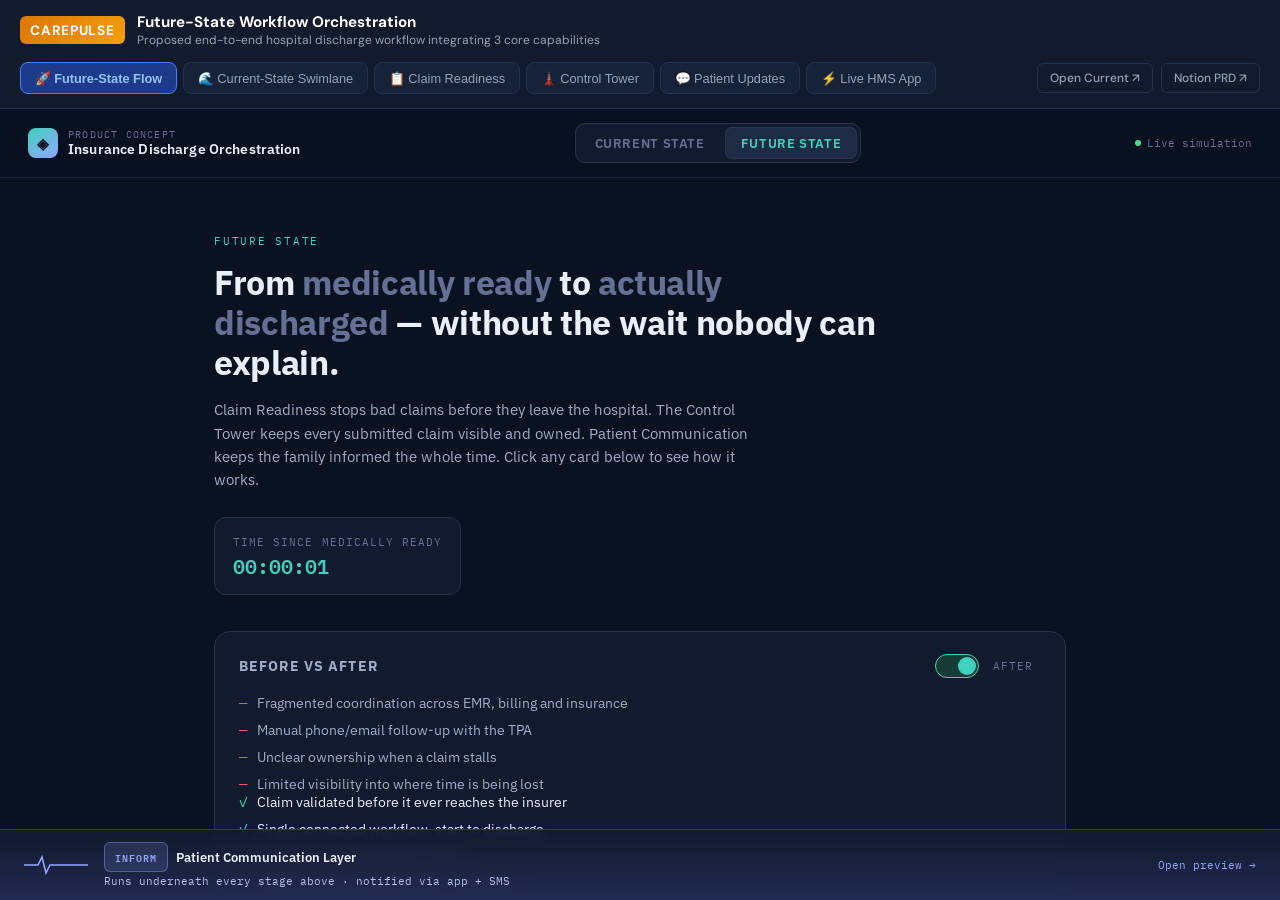
<file: carepulse-flows/index.html>
<!DOCTYPE html>
<html lang="en">
<head>
  <meta charset="UTF-8" />
  <meta name="viewport" content="width=device-width, initial-scale=1.0" />
  <title>CarePulse — Interactive Process & Feature Flows (5 Diagrams + Live Prototype)</title>
  <link rel="preconnect" href="https://fonts.googleapis.com" />
  <link rel="preconnect" href="https://fonts.gstatic.com" crossorigin />
  <link href="https://fonts.googleapis.com/css2?family=DM+Sans:ital,opsz,wght@0,9..40,400;0,9..40,500;0,9..40,600;0,9..40,700;1,9..40,400&family=IBM+Plex+Mono:wght@400;500;600&display=swap" rel="stylesheet" />
  <style>
    :root {
      --bg: #0A1120;
      --card-bg: #121B2E;
      --accent: #D97706;
      --accent-teal: #3FD1BE;
      --border: #243251;
      --text-main: #F1F5F9;
      --text-muted: #94A3B8;
      --tab-bg: #162238;
      --tab-active: #233554;
    }

    * { box-sizing: border-box; margin: 0; padding: 0; }
    body {
      font-family: 'DM Sans', -apple-system, sans-serif;
      background: var(--bg);
      color: var(--text-main);
      display: flex;
      flex-direction: column;
      height: 100vh;
      overflow: hidden;
    }

    /* Header & Navigation Bar */
    .flow-nav-header {
      background: var(--card-bg);
      border-bottom: 1px solid var(--border);
      padding: 0.75rem 1.25rem;
      display: flex;
      flex-wrap: wrap;
      align-items: center;
      justify-content: space-between;
      gap: 0.75rem;
      z-index: 10;
    }

    .brand-section {
      display: flex;
      align-items: center;
      gap: 0.75rem;
    }

    .badge-icon {
      background: linear-gradient(135deg, #D97706, #F59E0B);
      color: #fff;
      font-weight: 700;
      font-size: 0.85rem;
      padding: 0.35rem 0.65rem;
      border-radius: 6px;
      letter-spacing: 0.05em;
    }

    .brand-titles h1 {
      font-size: 0.95rem;
      font-weight: 700;
      color: #fff;
    }

    .brand-titles p {
      font-size: 0.75rem;
      color: var(--text-muted);
    }

    /* Tabs list */
    .flow-tabs-scroll {
      display: flex;
      gap: 0.4rem;
      overflow-x: auto;
      padding: 0.15rem 0;
      scrollbar-width: thin;
    }

    .flow-tab-btn {
      background: var(--tab-bg);
      border: 1px solid var(--border);
      color: var(--text-muted);
      font-size: 0.8rem;
      font-weight: 500;
      padding: 0.45rem 0.85rem;
      border-radius: 8px;
      cursor: pointer;
      white-space: nowrap;
      transition: all 0.2s ease;
      display: inline-flex;
      align-items: center;
      gap: 0.4rem;
    }

    .flow-tab-btn:hover {
      background: var(--tab-active);
      color: #fff;
      border-color: #3B82F6;
    }

    .flow-tab-btn.active {
      background: #1E3A8A;
      color: #93C5FD;
      border-color: #3B82F6;
      font-weight: 600;
    }

    .header-actions {
      display: flex;
      align-items: center;
      gap: 0.5rem;
    }

    .action-link-btn {
      background: transparent;
      border: 1px solid var(--border);
      color: var(--text-muted);
      font-size: 0.75rem;
      font-weight: 500;
      padding: 0.4rem 0.75rem;
      border-radius: 6px;
      text-decoration: none;
      display: inline-flex;
      align-items: center;
      gap: 0.35rem;
      transition: all 0.2s;
    }

    .action-link-btn:hover {
      color: #fff;
      border-color: var(--accent);
      background: rgba(217, 119, 6, 0.1);
    }

    /* Viewer Stage */
    .viewer-container {
      flex: 1;
      width: 100%;
      height: 100%;
      position: relative;
      background: #0B1120;
    }

    .viewer-iframe {
      width: 100%;
      height: 100%;
      border: none;
      display: block;
      background: #fff;
    }

    /* Mobile handling */
    @media (max-width: 900px) {
      .flow-nav-header {
        flex-direction: column;
        align-items: stretch;
      }
      .brand-section {
        justify-content: space-between;
      }
    }
  </style>
</head>
<body>

  <header class="flow-nav-header">
    <div class="brand-section">
      <div class="badge-icon">CAREPULSE</div>
      <div class="brand-titles">
        <h1 id="current-flow-title">Future-State Workflow Orchestration</h1>
        <p id="current-flow-desc">Proposed end-to-end hospital discharge workflow integrating 3 core capabilities</p>
      </div>
    </div>

    <nav class="flow-tabs-scroll" id="tabs-container">
      <button class="flow-tab-btn active" data-src="future_state_orchestration.html" data-title="Future-State Workflow Orchestration" data-desc="Proposed end-to-end hospital discharge workflow integrating 3 core capabilities">
        🚀 Future-State Flow
      </button>
      <button class="flow-tab-btn" data-src="current_state_swimlane.html" data-title="Current-State Swimlane" data-desc="Existing cashless discharge bottleneck workflow mapping with 4-8 hour delay points">
        🌊 Current-State Swimlane
      </button>
      <button class="flow-tab-btn" data-src="claim_readiness.html" data-title="Claim Readiness Validation" data-desc="Pre-submission document verification and missing-item resolution flow">
        📋 Claim Readiness
      </button>
      <button class="flow-tab-btn" data-src="claim_control_tower.html" data-title="Insurance Control Tower" data-desc="Post-submission monitoring, query management, owner assignment, TAT & escalations">
        🗼 Control Tower
      </button>
      <button class="flow-tab-btn" data-src="patient_communication.html" data-title="Patient Communication Layer" data-desc="Patient-safe WhatsApp & SMS updates translating complex internal insurance stages">
        💬 Patient Updates
      </button>
      <button class="flow-tab-btn" data-src="preview_all_features.html" data-title="CareFlow HMS Interactive Prototype" data-desc="Full interactive Hospital Management System application with live simulation">
        ⚡ Live HMS App
      </button>
    </nav>

    <div class="header-actions">
      <a id="btn-open-tab" href="future_state_orchestration.html" target="_blank" rel="noopener noreferrer" class="action-link-btn">
        Open Current ↗
      </a>
      <a href="https://www.notion.so/Cashless-Hospital-Discharge-Orchestration-3bd22c713ac980faaf21e6c2f9790d25" target="_blank" rel="noopener noreferrer" class="action-link-btn">
        Notion PRD ↗
      </a>
    </div>
  </header>

  <main class="viewer-container">
    <iframe id="flow-iframe" class="viewer-iframe" src="future_state_orchestration.html" title="CarePulse Process Flow Viewer"></iframe>
  </main>

  <script>
    const iframe = document.getElementById('flow-iframe');
    const titleEl = document.getElementById('current-flow-title');
    const descEl = document.getElementById('current-flow-desc');
    const openTabBtn = document.getElementById('btn-open-tab');
    const tabs = document.querySelectorAll('.flow-tab-btn');

    tabs.forEach(tab => {
      tab.addEventListener('click', () => {
        tabs.forEach(t => t.classList.remove('active'));
        tab.classList.add('active');

        const src = tab.getAttribute('data-src');
        const title = tab.getAttribute('data-title');
        const desc = tab.getAttribute('data-desc');

        iframe.src = src;
        titleEl.textContent = title;
        descEl.textContent = desc;
        openTabBtn.href = src;
      });
    });
  </script>

</body>
</html>
</file>
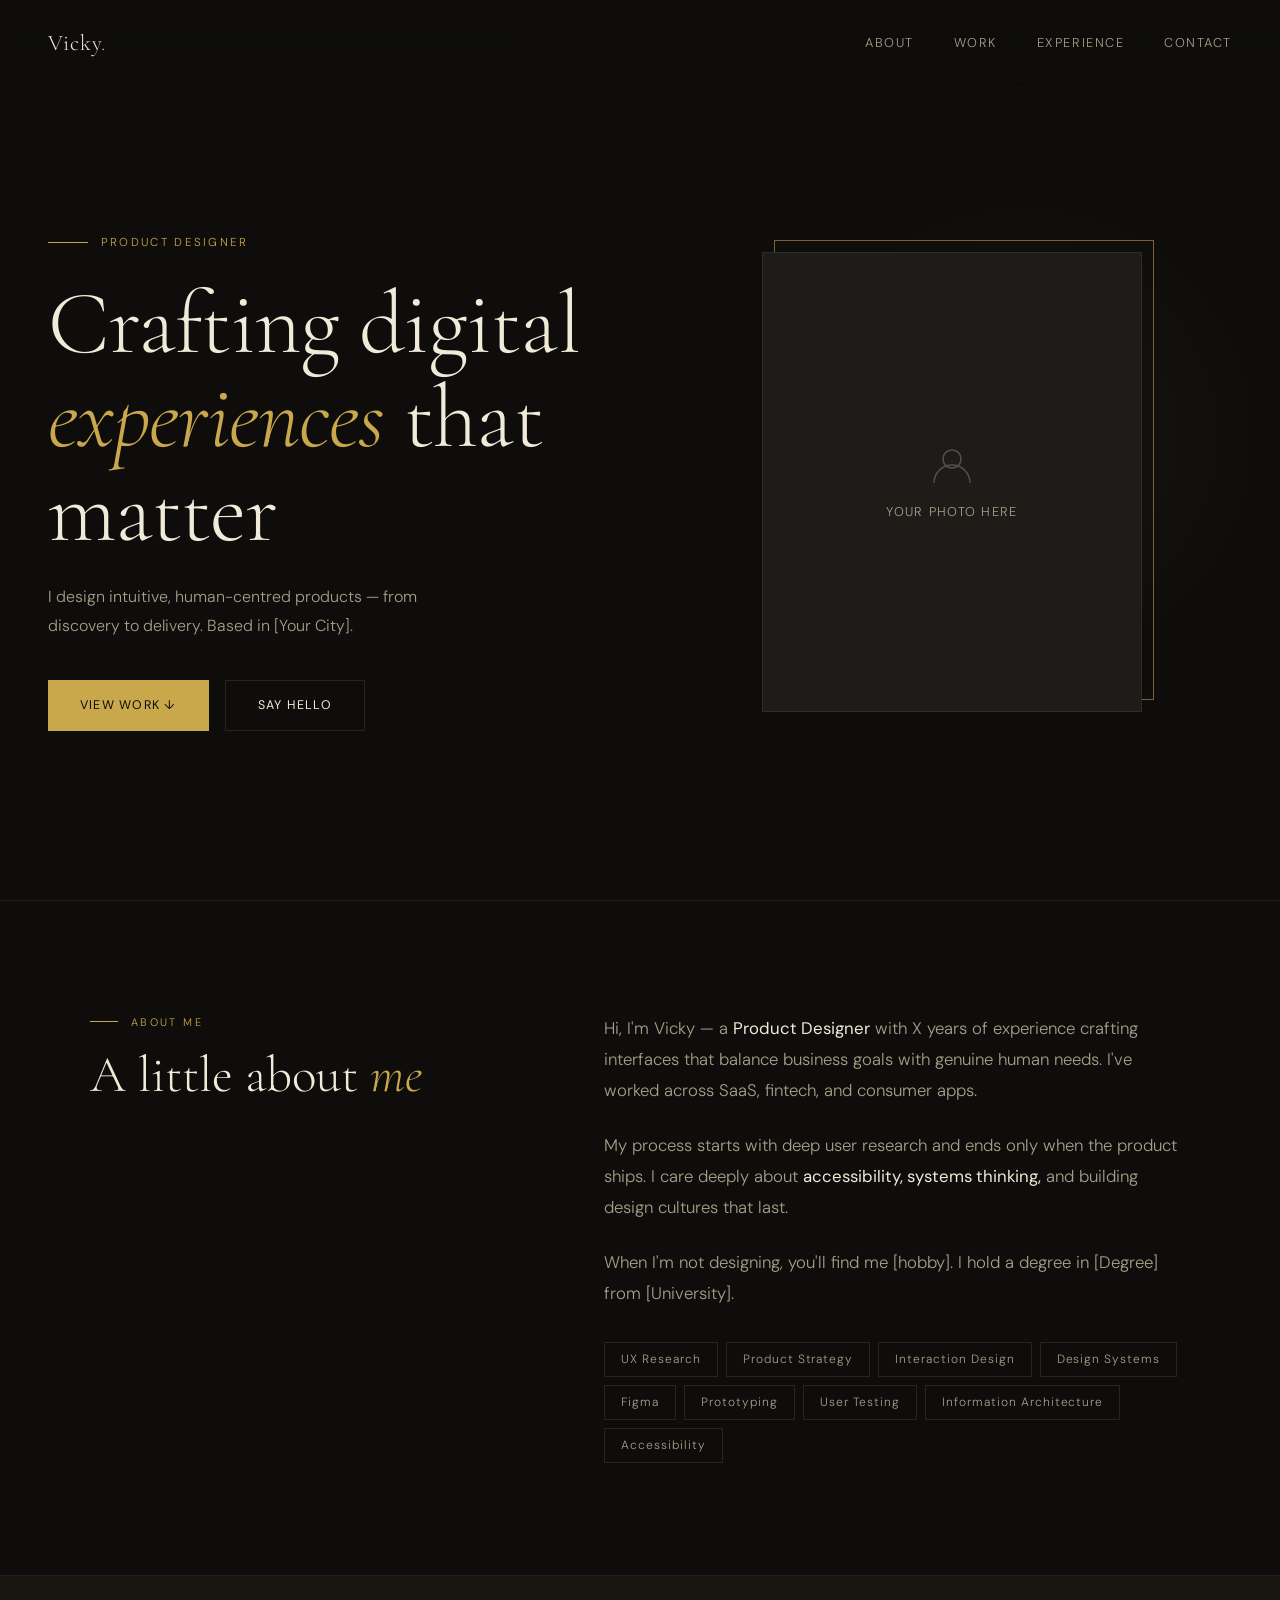
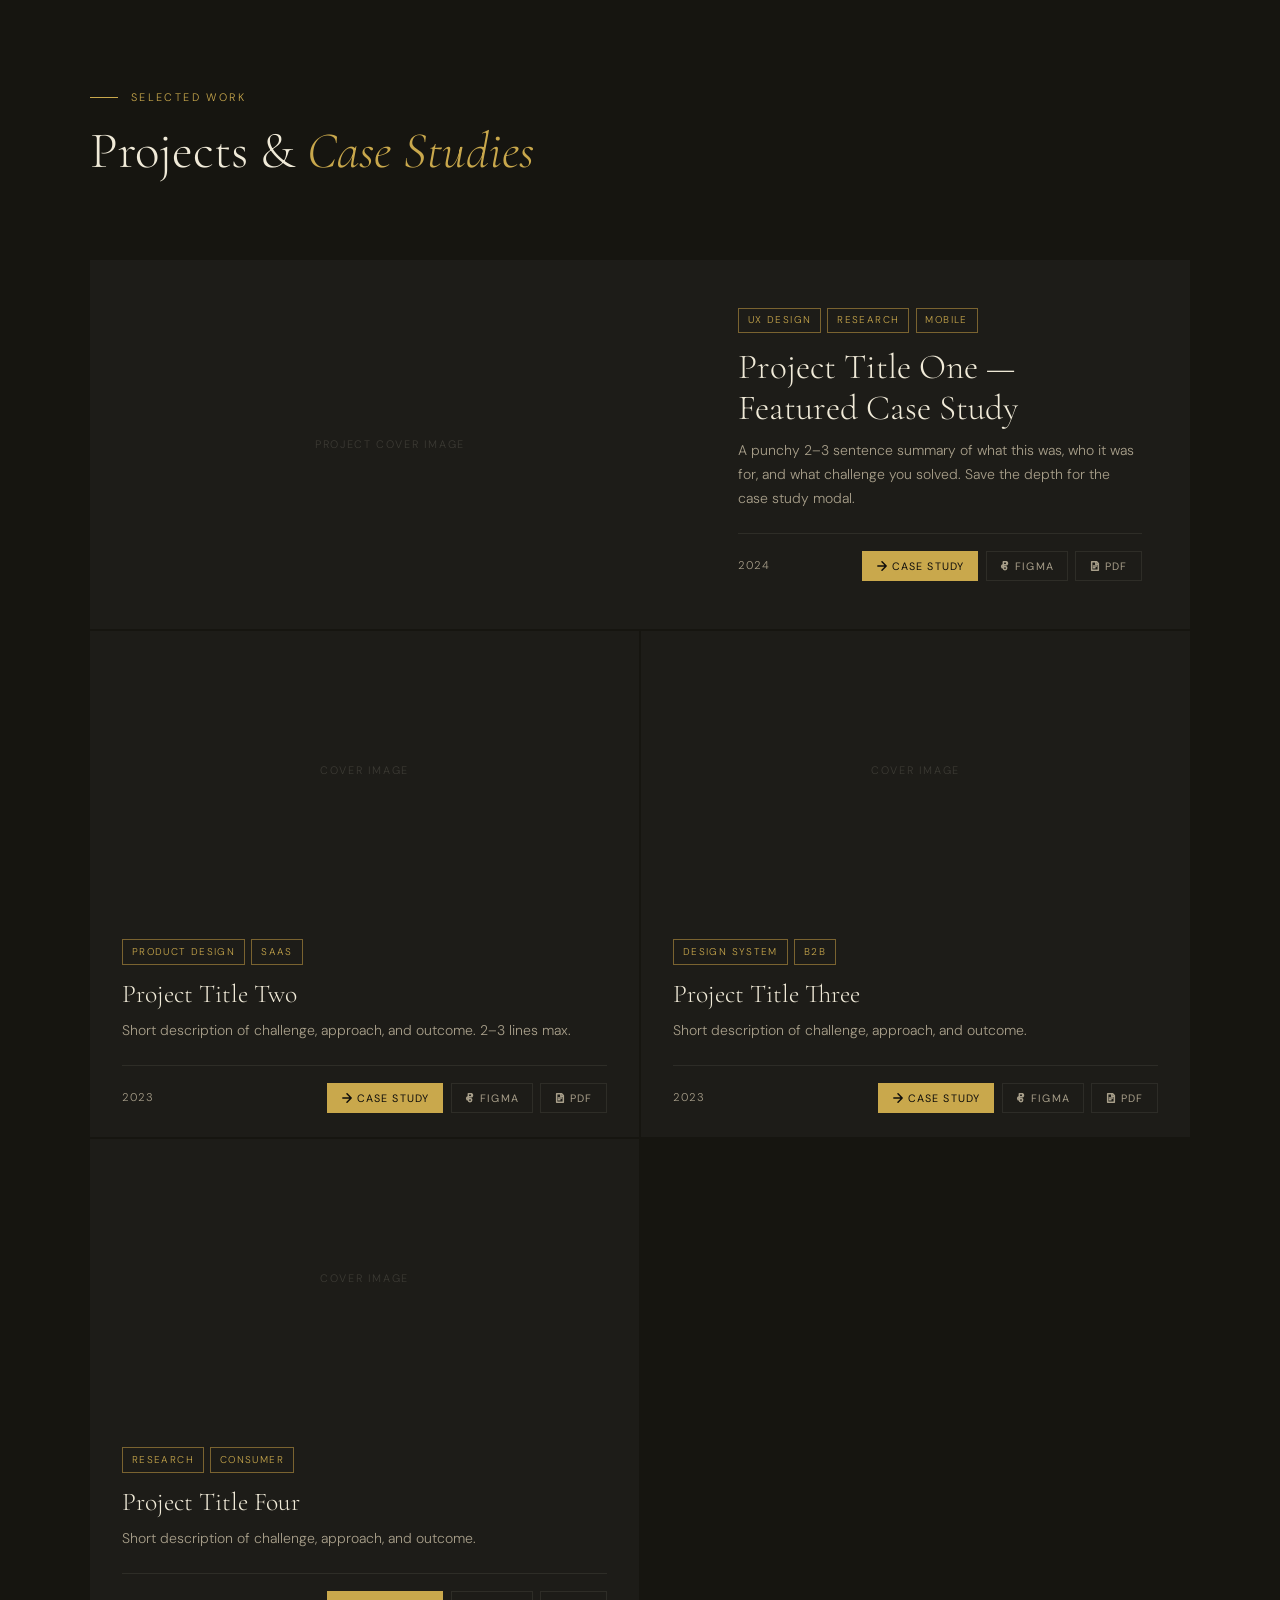
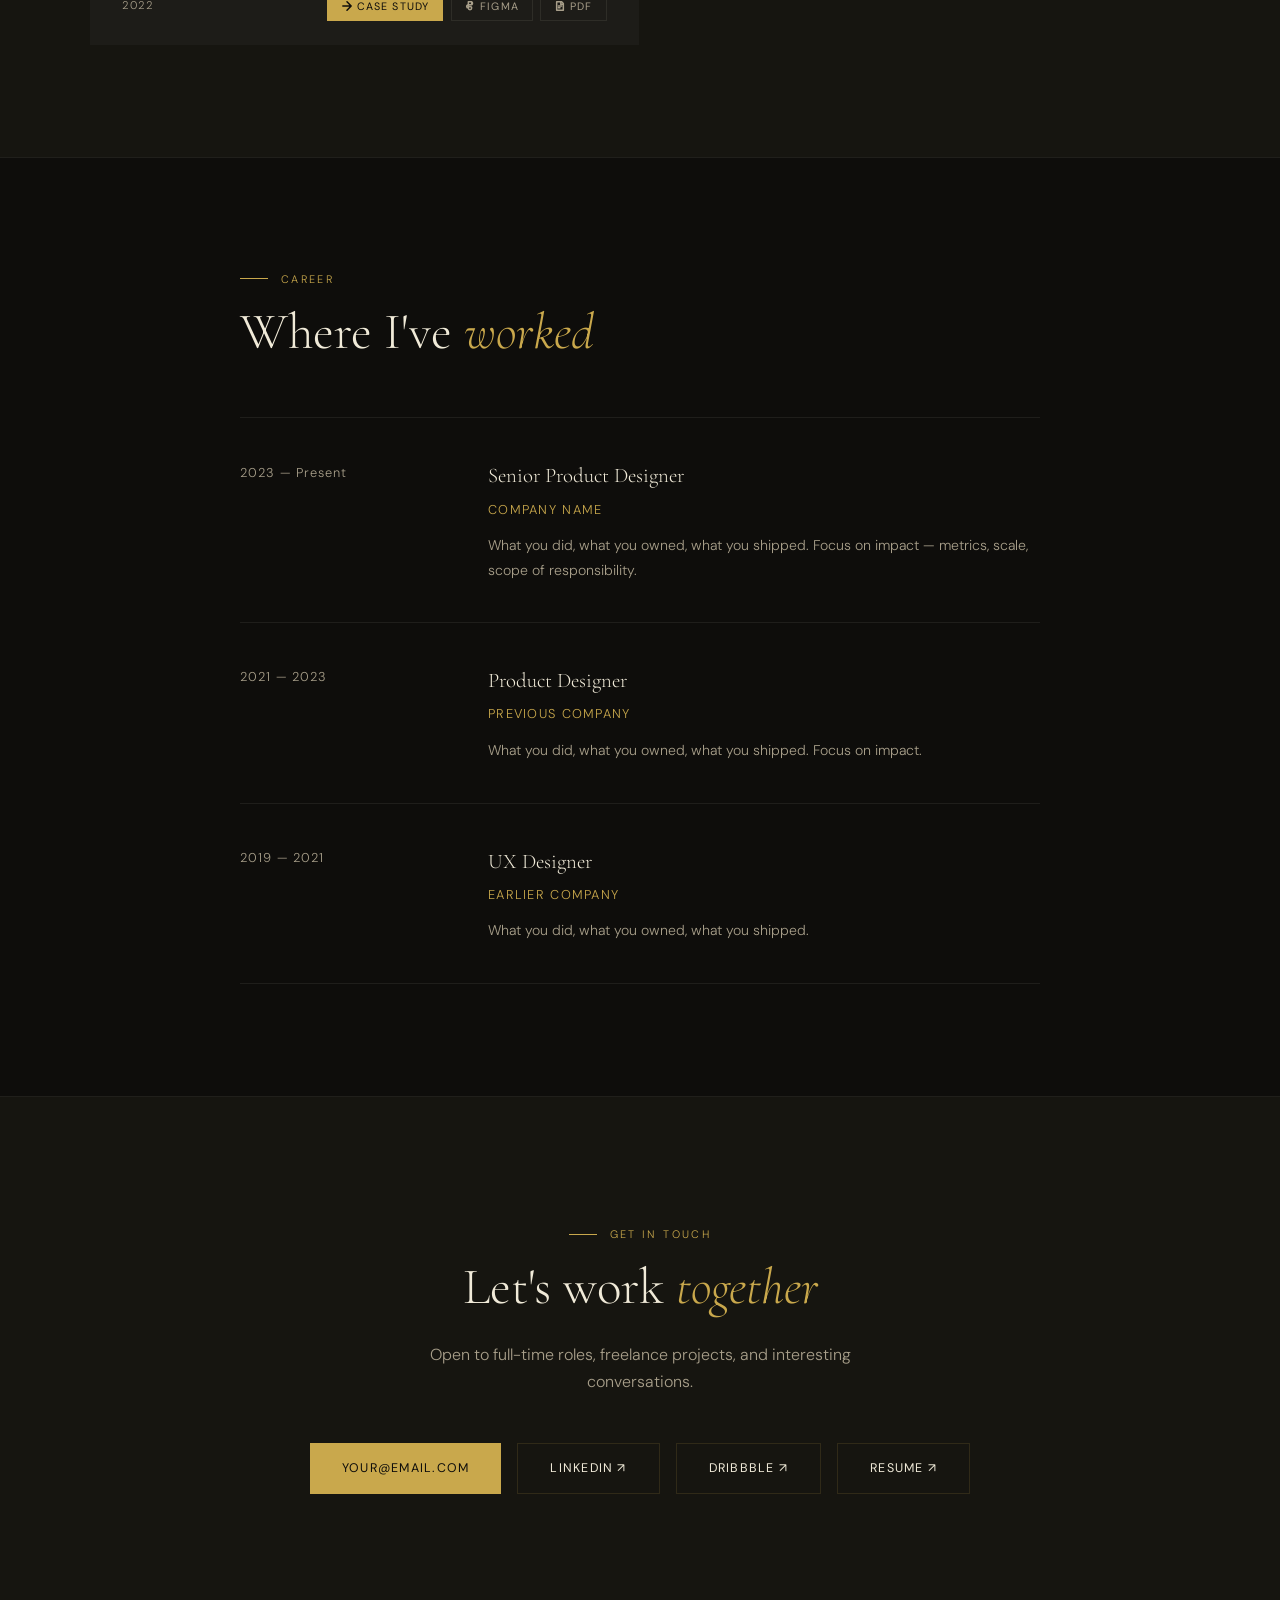
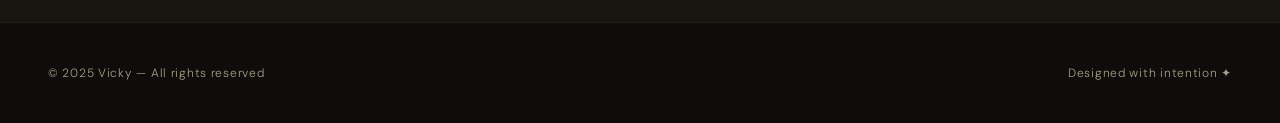
<file: vicky-portfolio (1).html>
<!DOCTYPE html>
<html lang="en">
<head>
<meta charset="UTF-8" />
<meta name="viewport" content="width=device-width, initial-scale=1.0" />
<title>Vicky — Portfolio</title>
<link href="https://fonts.googleapis.com/css2?family=Cormorant+Garamond:ital,wght@0,300;0,400;0,600;1,300;1,400&family=DM+Sans:wght@300;400;500&display=swap" rel="stylesheet" />
<style>
  *, *::before, *::after { box-sizing: border-box; margin: 0; padding: 0; }
  :root {
    --bg:#0e0d0b; --bg2:#161510; --bg3:#1d1c18;
    --cream:#f0ead8; --cream-dim:#a89f8a;
    --gold:#c9a84c; --gold-dim:#7a6330;
    --border:rgba(201,168,76,0.15); --border-soft:rgba(240,234,216,0.08);
    --font-display:'Cormorant Garamond',Georgia,serif;
    --font-body:'DM Sans',sans-serif;
  }
  html { scroll-behavior:smooth; }
  body { background:var(--bg); color:var(--cream); font-family:var(--font-body); font-weight:300; font-size:16px; line-height:1.7; overflow-x:hidden; }

  /* NAV */
  nav { position:fixed; top:0; left:0; right:0; z-index:200; display:flex; align-items:center; justify-content:space-between; padding:1.5rem 3rem; background:linear-gradient(to bottom,rgba(14,13,11,0.97) 0%,transparent 100%); backdrop-filter:blur(4px); }
  .nav-logo { font-family:var(--font-display); font-size:1.4rem; font-weight:300; letter-spacing:0.04em; color:var(--cream); text-decoration:none; }
  .nav-logo span { color:var(--gold); }
  .nav-links { display:flex; gap:2.5rem; }
  .nav-links a { color:var(--cream-dim); text-decoration:none; font-size:0.8rem; letter-spacing:0.12em; text-transform:uppercase; transition:color 0.25s; }
  .nav-links a:hover { color:var(--gold); }

  /* HERO */
  .hero { min-height:100vh; display:grid; grid-template-columns:1fr 1fr; align-items:center; padding:8rem 3rem 4rem; gap:4rem; position:relative; overflow:hidden; }
  .hero::before { content:''; position:absolute; top:20%; right:0; width:40vw; height:40vw; background:radial-gradient(circle,rgba(201,168,76,0.06) 0%,transparent 65%); pointer-events:none; }
  .hero-text { max-width:540px; }
  .hero-eyebrow { font-size:0.72rem; letter-spacing:0.2em; text-transform:uppercase; color:var(--gold); margin-bottom:1.5rem; display:flex; align-items:center; gap:0.8rem; }
  .hero-eyebrow::before { content:''; display:block; width:40px; height:1px; background:var(--gold); }
  h1 { font-family:var(--font-display); font-size:clamp(3.5rem,7vw,6rem); font-weight:300; line-height:1.05; letter-spacing:-0.01em; margin-bottom:1.5rem; color:var(--cream); }
  h1 em { font-style:italic; color:var(--gold); }
  .hero-desc { font-size:1rem; color:var(--cream-dim); max-width:400px; line-height:1.8; margin-bottom:2.5rem; }
  .hero-cta { display:flex; gap:1rem; flex-wrap:wrap; }
  .btn { display:inline-flex; align-items:center; gap:0.5rem; padding:0.85rem 2rem; font-family:var(--font-body); font-size:0.78rem; font-weight:400; letter-spacing:0.1em; text-transform:uppercase; text-decoration:none; cursor:pointer; transition:all 0.28s; border:none; }
  .btn-gold { background:var(--gold); color:#0e0d0b; }
  .btn-gold:hover { background:#e0bb5c; }
  .btn-outline { background:transparent; color:var(--cream); border:1px solid var(--border); }
  .btn-outline:hover { border-color:var(--gold); color:var(--gold); }
  .hero-image { position:relative; display:flex; align-items:center; justify-content:center; }
  .hero-photo-frame { width:380px; height:460px; position:relative; }
  .hero-photo-frame::before { content:''; position:absolute; top:-12px; right:-12px; width:100%; height:100%; border:1px solid var(--gold-dim); z-index:0; }
  .hero-photo { width:100%; height:100%; object-fit:cover; position:relative; z-index:1; filter:grayscale(20%); }
  .hero-photo-placeholder { width:100%; height:100%; background:var(--bg3); border:1px solid var(--border-soft); display:flex; flex-direction:column; align-items:center; justify-content:center; gap:0.75rem; position:relative; z-index:1; color:var(--cream-dim); font-size:0.8rem; letter-spacing:0.1em; text-transform:uppercase; }
  .hero-photo-placeholder svg { opacity:0.25; }

  /* SECTIONS */
  section { padding:7rem 3rem; }
  .section-label { font-size:0.68rem; letter-spacing:0.22em; text-transform:uppercase; color:var(--gold); margin-bottom:1rem; display:flex; align-items:center; gap:0.8rem; }
  .section-label::before { content:''; display:block; width:28px; height:1px; background:var(--gold); }
  h2 { font-family:var(--font-display); font-size:clamp(2.2rem,4vw,3.4rem); font-weight:300; line-height:1.12; margin-bottom:1rem; color:var(--cream); }
  h2 em { font-style:italic; color:var(--gold); }
  .divider { width:100%; height:1px; background:var(--border-soft); }

  /* ABOUT */
  .about-inner { display:grid; grid-template-columns:1fr 1.4fr; gap:6rem; align-items:start; max-width:1100px; margin:0 auto; }
  .about-sticky { position:sticky; top:6rem; }
  .about-body p { color:var(--cream-dim); font-size:1.05rem; line-height:1.85; margin-bottom:1.5rem; }
  .about-body p strong { color:var(--cream); font-weight:400; }
  .skills-grid { display:flex; flex-wrap:wrap; gap:0.5rem; margin-top:2rem; }
  .skill-tag { padding:0.4rem 1rem; border:1px solid var(--border); font-size:0.75rem; letter-spacing:0.08em; color:var(--cream-dim); transition:all 0.2s; cursor:default; }
  .skill-tag:hover { border-color:var(--gold); color:var(--gold); }

  /* PROJECTS */
  .projects-section { background:var(--bg2); }
  .projects-header { display:flex; justify-content:space-between; align-items:flex-end; max-width:1100px; margin:0 auto 4rem; }
  .projects-grid { display:grid; grid-template-columns:repeat(2,1fr); gap:2px; max-width:1100px; margin:0 auto; }

  .project-card { background:var(--bg3); overflow:hidden; display:flex; flex-direction:column; transition:transform 0.32s; }
  .project-card:hover { transform:scale(0.998); }
  .project-card:hover .project-img { transform:scale(1.04); }

  .project-img-wrap { width:100%; height:280px; overflow:hidden; position:relative; background:var(--bg3); }
  .project-img { width:100%; height:100%; object-fit:cover; transition:transform 0.5s ease; filter:grayscale(12%); display:block; }
  .project-img-placeholder { width:100%; height:100%; display:flex; align-items:center; justify-content:center; color:rgba(240,234,216,0.15); font-size:0.68rem; letter-spacing:0.15em; text-transform:uppercase; }

  .project-info { padding:1.8rem 2rem 1.5rem; flex:1; display:flex; flex-direction:column; }
  .project-tags { display:flex; gap:0.4rem; flex-wrap:wrap; margin-bottom:0.9rem; }
  .project-tag { font-size:0.62rem; letter-spacing:0.14em; text-transform:uppercase; color:var(--gold); border:1px solid var(--gold-dim); padding:0.2rem 0.55rem; }
  .project-title { font-family:var(--font-display); font-size:1.6rem; font-weight:300; color:var(--cream); margin-bottom:0.6rem; line-height:1.15; }
  .project-desc { font-size:0.875rem; color:var(--cream-dim); line-height:1.72; flex:1; margin-bottom:1.4rem; }

  /* THREE ACTION BUTTONS */
  .project-actions { display:flex; gap:0.45rem; align-items:center; border-top:1px solid var(--border-soft); padding-top:1.1rem; flex-wrap:wrap; }
  .project-year { font-size:0.7rem; color:var(--cream-dim); letter-spacing:0.1em; margin-right:auto; }
  .act { display:inline-flex; align-items:center; gap:0.32rem; padding:0.42rem 0.85rem; font-family:var(--font-body); font-size:0.67rem; font-weight:400; letter-spacing:0.1em; text-transform:uppercase; cursor:pointer; transition:all 0.22s; border:1px solid var(--border-soft); background:transparent; color:var(--cream-dim); white-space:nowrap; }
  .act:hover { border-color:var(--gold); color:var(--gold); }
  .act.act-primary { background:var(--gold); color:#0e0d0b; border-color:var(--gold); }
  .act.act-primary:hover { background:#e0bb5c; border-color:#e0bb5c; }
  .act svg { width:10px; height:10px; flex-shrink:0; }

  /* FEATURED spans full width */
  .project-card.featured { grid-column:span 2; display:grid; grid-template-columns:1.2fr 1fr; flex-direction:unset; }
  .project-card.featured .project-img-wrap { height:100%; min-height:360px; }
  .project-card.featured .project-info { padding:3rem; justify-content:center; }
  .project-card.featured .project-title { font-size:2.2rem; }

  /* MODAL BACKDROP */
  .modal-bd { display:none; position:fixed; inset:0; z-index:500; background:rgba(6,5,4,0.9); backdrop-filter:blur(6px); align-items:center; justify-content:center; padding:1.5rem; }
  .modal-bd.open { display:flex; }
  .modal { background:var(--bg2); border:1px solid var(--border); width:100%; display:flex; flex-direction:column; position:relative; animation:mIn 0.28s ease; overflow:hidden; }
  @keyframes mIn { from{opacity:0;transform:translateY(14px)} to{opacity:1;transform:translateY(0)} }

  .modal-head { display:flex; align-items:center; justify-content:space-between; padding:1rem 1.5rem; border-bottom:1px solid var(--border-soft); flex-shrink:0; gap:1rem; }
  .modal-head-left { display:flex; align-items:center; gap:0.75rem; min-width:0; }
  .modal-badge { font-size:0.6rem; letter-spacing:0.14em; text-transform:uppercase; padding:0.22rem 0.6rem; border:1px solid var(--gold-dim); color:var(--gold); flex-shrink:0; }
  .modal-ttl { font-family:var(--font-display); font-size:1.05rem; font-weight:300; color:var(--cream); white-space:nowrap; overflow:hidden; text-overflow:ellipsis; }
  .modal-head-right { display:flex; align-items:center; gap:0.5rem; flex-shrink:0; }
  .modal-x { width:32px; height:32px; border:1px solid var(--border-soft); background:transparent; color:var(--cream-dim); cursor:pointer; font-size:1rem; display:flex; align-items:center; justify-content:center; transition:all 0.2s; }
  .modal-x:hover { border-color:var(--gold); color:var(--gold); }

  .modal-body { flex:1; overflow:hidden; display:flex; flex-direction:column; }

  /* Case study scroll */
  .cs-scroll { flex:1; overflow-y:auto; padding:2rem 2.5rem; }
  .cs-scroll::-webkit-scrollbar { width:3px; }
  .cs-scroll::-webkit-scrollbar-thumb { background:var(--gold-dim); }
  .cs-cover-ph { width:100%; height:200px; background:var(--bg3); border:1px dashed var(--border-soft); display:flex; align-items:center; justify-content:center; color:rgba(240,234,216,0.2); font-size:0.68rem; letter-spacing:0.12em; text-transform:uppercase; margin-bottom:2rem; }
  .cs-cover { width:100%; height:220px; object-fit:cover; display:block; margin-bottom:2rem; }
  .cs-meta { display:flex; gap:2rem; flex-wrap:wrap; margin-bottom:2rem; padding-bottom:1.5rem; border-bottom:1px solid var(--border-soft); }
  .cs-mi label { font-size:0.62rem; letter-spacing:0.16em; text-transform:uppercase; color:var(--gold); display:block; margin-bottom:0.2rem; }
  .cs-mi span { font-size:0.87rem; color:var(--cream-dim); }
  .cs-sec { margin-bottom:1.8rem; }
  .cs-sec h3 { font-family:var(--font-display); font-size:1.35rem; font-weight:300; color:var(--cream); margin-bottom:0.5rem; }
  .cs-sec p { font-size:0.88rem; color:var(--cream-dim); line-height:1.78; }
  .cs-img-ph { width:100%; height:160px; background:var(--bg3); border:1px dashed var(--border-soft); display:flex; align-items:center; justify-content:center; color:rgba(240,234,216,0.18); font-size:0.68rem; letter-spacing:0.12em; text-transform:uppercase; margin:1rem 0; }
  .cs-kpis { display:grid; grid-template-columns:repeat(3,1fr); gap:0.8rem; margin-top:0.8rem; }
  .cs-kpi { background:var(--bg3); border:1px solid var(--border); padding:1.1rem; text-align:center; }
  .cs-kpi-num { font-family:var(--font-display); font-size:1.9rem; color:var(--gold); font-weight:300; display:block; }
  .cs-kpi-lbl { font-size:0.68rem; color:var(--cream-dim); letter-spacing:0.08em; }
  .modal-foot { display:flex; gap:0.5rem; padding:0.9rem 1.5rem; border-top:1px solid var(--border-soft); flex-shrink:0; flex-wrap:wrap; }

  /* Figma / PDF frames */
  .embed-frame { flex:1; border:none; width:100%; min-height:500px; background:#1e1e1e; display:block; }
  .embed-ph { flex:1; display:flex; flex-direction:column; align-items:center; justify-content:center; gap:1rem; min-height:420px; color:var(--cream-dim); text-align:center; padding:2rem; }
  .embed-ph svg { width:38px; height:38px; opacity:0.25; }
  .embed-ph p { font-size:0.85rem; max-width:320px; line-height:1.65; }
  .embed-ph code { font-size:0.75rem; color:var(--gold); opacity:0.7; }

  /* EXPERIENCE */
  .experience-list { max-width:800px; margin:0 auto; }
  .exp-item { display:grid; grid-template-columns:200px 1fr; gap:3rem; padding:2.5rem 0; border-bottom:1px solid var(--border-soft); }
  .exp-item:first-child { border-top:1px solid var(--border-soft); }
  .exp-year { font-size:0.8rem; color:var(--cream-dim); letter-spacing:0.08em; padding-top:0.2rem; }
  .exp-role { font-family:var(--font-display); font-size:1.3rem; font-weight:300; color:var(--cream); margin-bottom:0.3rem; }
  .exp-co { font-size:0.8rem; color:var(--gold); letter-spacing:0.1em; text-transform:uppercase; margin-bottom:0.8rem; }
  .exp-desc { font-size:0.88rem; color:var(--cream-dim); line-height:1.75; }

  /* CONTACT */
  .contact-section { text-align:center; background:var(--bg2); padding:8rem 3rem; }
  .contact-section h2 { margin:1rem 0 1.5rem; }
  .contact-section p { color:var(--cream-dim); max-width:480px; margin:0 auto 3rem; }
  .contact-links { display:flex; gap:1rem; justify-content:center; flex-wrap:wrap; }

  footer { padding:2.5rem 3rem; display:flex; justify-content:space-between; align-items:center; border-top:1px solid var(--border-soft); font-size:0.75rem; color:var(--cream-dim); letter-spacing:0.06em; }

  /* ANIMATIONS */
  .fade-up { opacity:0; transform:translateY(26px); transition:opacity 0.65s ease,transform 0.65s ease; }
  .fade-up.visible { opacity:1; transform:translateY(0); }

  @media(max-width:820px){
    nav{padding:1.2rem 1.5rem;} .nav-links{display:none;}
    .hero{grid-template-columns:1fr;padding:7rem 1.5rem 3rem;} .hero-image{display:none;}
    section{padding:5rem 1.5rem;}
    .about-inner{grid-template-columns:1fr;gap:3rem;} .about-sticky{position:static;}
    .projects-grid{grid-template-columns:1fr;}
    .project-card.featured{grid-column:span 1;grid-template-columns:1fr;} .project-card.featured .project-img-wrap{height:240px;}
    .exp-item{grid-template-columns:1fr;gap:0.4rem;}
    .projects-header{flex-direction:column;align-items:flex-start;gap:1.5rem;}
    footer{flex-direction:column;gap:1rem;text-align:center;}
    .cs-kpis{grid-template-columns:1fr;}
  }
</style>
</head>
<body>

<!-- NAV -->
<nav>
  <a href="#" class="nav-logo">Vicky<span>.</span></a>
  <div class="nav-links">
    <a href="#about">About</a>
    <a href="#projects">Work</a>
    <a href="#experience">Experience</a>
    <a href="#contact">Contact</a>
  </div>
</nav>

<!-- HERO -->
<section class="hero" id="home">
  <div class="hero-text fade-up">
    <div class="hero-eyebrow">Product Designer</div>
    <h1>Crafting digital <em>experiences</em> that matter</h1>
    <p class="hero-desc">I design intuitive, human-centred products — from discovery to delivery. Based in [Your City].</p>
    <div class="hero-cta">
      <a href="#projects" class="btn btn-gold">View Work ↓</a>
      <a href="#contact" class="btn btn-outline">Say Hello</a>
    </div>
  </div>
  <div class="hero-image fade-up" style="transition-delay:0.15s">
    <div class="hero-photo-frame">
      <!-- ✏️ Replace with: <img class="hero-photo" src="photo.jpg" alt="Vicky"> -->
      <div class="hero-photo-placeholder">
        <svg width="48" height="48" viewBox="0 0 48 48" fill="none"><circle cx="24" cy="18" r="9" stroke="#f0ead8" stroke-width="1.5"/><path d="M6 42c0-9.94 8.06-18 18-18s18 8.06 18 18" stroke="#f0ead8" stroke-width="1.5"/></svg>
        <span>Your Photo Here</span>
      </div>
    </div>
  </div>
</section>

<div class="divider"></div>

<!-- ABOUT -->
<section id="about">
  <div class="about-inner">
    <div class="about-sticky fade-up">
      <div class="section-label">About Me</div>
      <h2>A little about <em>me</em></h2>
    </div>
    <div class="about-body fade-up" style="transition-delay:0.1s">
      <p>Hi, I'm Vicky — a <strong>Product Designer</strong> with X years of experience crafting interfaces that balance business goals with genuine human needs. I've worked across SaaS, fintech, and consumer apps.</p>
      <p>My process starts with deep user research and ends only when the product ships. I care deeply about <strong>accessibility, systems thinking,</strong> and building design cultures that last.</p>
      <p>When I'm not designing, you'll find me [hobby]. I hold a degree in [Degree] from [University].</p>
      <div class="skills-grid">
        <span class="skill-tag">UX Research</span>
        <span class="skill-tag">Product Strategy</span>
        <span class="skill-tag">Interaction Design</span>
        <span class="skill-tag">Design Systems</span>
        <span class="skill-tag">Figma</span>
        <span class="skill-tag">Prototyping</span>
        <span class="skill-tag">User Testing</span>
        <span class="skill-tag">Information Architecture</span>
        <span class="skill-tag">Accessibility</span>
      </div>
    </div>
  </div>
</section>

<div class="divider"></div>

<!-- ═══════════════ PROJECTS ═══════════════
  HOW TO FILL IN A PROJECT:
  Each .project-card div carries all data in data-* attributes.
  ① data-title        → project name (shows in modals + card)
  ② data-year         → e.g. "2024"
  ③ data-role         → your role e.g. "Lead UX Designer"
  ④ data-duration     → e.g. "5 months"
  ⑤ data-platform     → e.g. "Mobile / iOS"
  ⑥ data-figma        → full Figma share URL (figma.com/file/...)
  ⑦ data-pdf          → relative path to PDF, e.g. "pdfs/p1.pdf"
  ⑧ data-overview     → paragraph text for case study Overview
  ⑨ data-problem      → paragraph text for The Problem section
  ⑩ data-research     → paragraph text for Research section
  ⑪ data-solution     → paragraph text for Solution section
  ⑫ data-kpi1-num/lbl → outcome metric 1
  ⑬ data-kpi2-num/lbl → outcome metric 2
  ⑭ data-kpi3-num/lbl → outcome metric 3
  ⑮ data-cs-img       → path to a case study hero image
  Cover image: replace .project-img-placeholder div with
    <img class="project-img" src="covers/p1.jpg" alt="...">
-->
<section id="projects" class="projects-section">
  <div class="projects-header fade-up">
    <div>
      <div class="section-label">Selected Work</div>
      <h2>Projects &amp; <em>Case Studies</em></h2>
    </div>
  </div>

  <div class="projects-grid">

    <!-- ── FEATURED (full-width) ── -->
    <div class="project-card featured fade-up"
      data-title="Project Title One"
      data-year="2024" data-role="Lead UX Designer" data-duration="6 months" data-platform="Mobile / iOS"
      data-figma="https://www.figma.com/YOUR-FIGMA-URL-HERE"
      data-pdf="pdfs/project1.pdf"
      data-kpi1-num="48%" data-kpi1-lbl="Reduction in churn"
      data-kpi2-num="4.8★" data-kpi2-lbl="App Store rating"
      data-kpi3-num="2×" data-kpi3-lbl="Day-30 retention"
      data-overview="Describe the product, client, and business context here. What was the project about and why did it matter? (Update via data-overview)"
      data-problem="What user pain point or business problem were you brought in to solve? Be specific."
      data-research="What research methods did you use? What were your key findings?"
      data-solution="What did you design? What were the key interaction decisions and how did they address the problem?"
      data-cs-img="">
      <div class="project-img-wrap">
        <!-- ✏️ <img class="project-img" src="covers/p1.jpg" alt="Project One"> -->
        <div class="project-img-placeholder">Project Cover Image</div>
      </div>
      <div class="project-info">
        <div class="project-tags">
          <span class="project-tag">UX Design</span>
          <span class="project-tag">Research</span>
          <span class="project-tag">Mobile</span>
        </div>
        <div class="project-title">Project Title One — Featured Case Study</div>
        <p class="project-desc">A punchy 2–3 sentence summary of what this was, who it was for, and what challenge you solved. Save the depth for the case study modal.</p>
        <div class="project-actions">
          <span class="project-year">2024</span>
          <button class="act act-primary" onclick="openCS(this)">
            <svg fill="none" stroke="currentColor" stroke-width="1.8" viewBox="0 0 12 12"><path d="M1 6h10M6 1l5 5-5 5" stroke-linecap="round" stroke-linejoin="round"/></svg>
            Case Study
          </button>
          <button class="act" onclick="openFigma(this)">
            <svg fill="none" stroke="currentColor" stroke-width="1.8" viewBox="0 0 12 12"><path d="M4 1h4v3.5H4zM4 4.5a2 2 0 0 0 0 4V4.5zM4 8.5a2 2 0 1 0 4 0 2 2 0 0 0-4 0zM8 1a2 2 0 0 1 0 3.5" stroke-linecap="round" stroke-linejoin="round"/></svg>
            Figma
          </button>
          <button class="act" onclick="openPDF(this)">
            <svg fill="none" stroke="currentColor" stroke-width="1.8" viewBox="0 0 12 12"><path d="M2 1h6l2 2v8H2z" stroke-linecap="round" stroke-linejoin="round"/><path d="M7 1v3h3M4 6h4M4 8h2" stroke-linecap="round"/></svg>
            PDF
          </button>
        </div>
      </div>
    </div>

    <!-- ── PROJECT 2 ── -->
    <div class="project-card fade-up"
      data-title="Project Title Two"
      data-year="2023" data-role="Product Designer" data-duration="4 months" data-platform="Web / SaaS"
      data-figma="https://www.figma.com/YOUR-FIGMA-URL-2"
      data-pdf="pdfs/project2.pdf"
      data-kpi1-num="32%" data-kpi1-lbl="Task completion ↑"
      data-kpi2-num="60%" data-kpi2-lbl="Fewer support tickets"
      data-kpi3-num="NPS 74" data-kpi3-lbl="Post-launch score"
      data-overview="Project overview text here."
      data-problem="Problem statement here."
      data-research="Research findings here."
      data-solution="Design solution here."
      data-cs-img="">
      <div class="project-img-wrap">
        <div class="project-img-placeholder">Cover Image</div>
      </div>
      <div class="project-info">
        <div class="project-tags">
          <span class="project-tag">Product Design</span>
          <span class="project-tag">SaaS</span>
        </div>
        <div class="project-title">Project Title Two</div>
        <p class="project-desc">Short description of challenge, approach, and outcome. 2–3 lines max.</p>
        <div class="project-actions">
          <span class="project-year">2023</span>
          <button class="act act-primary" onclick="openCS(this)">
            <svg fill="none" stroke="currentColor" stroke-width="1.8" viewBox="0 0 12 12"><path d="M1 6h10M6 1l5 5-5 5" stroke-linecap="round" stroke-linejoin="round"/></svg>
            Case Study
          </button>
          <button class="act" onclick="openFigma(this)">
            <svg fill="none" stroke="currentColor" stroke-width="1.8" viewBox="0 0 12 12"><path d="M4 1h4v3.5H4zM4 4.5a2 2 0 0 0 0 4V4.5zM4 8.5a2 2 0 1 0 4 0 2 2 0 0 0-4 0zM8 1a2 2 0 0 1 0 3.5" stroke-linecap="round" stroke-linejoin="round"/></svg>
            Figma
          </button>
          <button class="act" onclick="openPDF(this)">
            <svg fill="none" stroke="currentColor" stroke-width="1.8" viewBox="0 0 12 12"><path d="M2 1h6l2 2v8H2z" stroke-linecap="round" stroke-linejoin="round"/><path d="M7 1v3h3M4 6h4M4 8h2" stroke-linecap="round"/></svg>
            PDF
          </button>
        </div>
      </div>
    </div>

    <!-- ── PROJECT 3 ── -->
    <div class="project-card fade-up" style="transition-delay:0.06s"
      data-title="Project Title Three"
      data-year="2023" data-role="Design Systems Lead" data-duration="8 months" data-platform="Cross-platform"
      data-figma="https://www.figma.com/YOUR-FIGMA-URL-3"
      data-pdf="pdfs/project3.pdf"
      data-kpi1-num="120+" data-kpi1-lbl="Components shipped"
      data-kpi2-num="3×" data-kpi2-lbl="Faster dev handoff"
      data-kpi3-num="98%" data-kpi3-lbl="Token adoption"
      data-overview="Project overview." data-problem="Problem." data-research="Research." data-solution="Solution." data-cs-img="">
      <div class="project-img-wrap">
        <div class="project-img-placeholder">Cover Image</div>
      </div>
      <div class="project-info">
        <div class="project-tags">
          <span class="project-tag">Design System</span>
          <span class="project-tag">B2B</span>
        </div>
        <div class="project-title">Project Title Three</div>
        <p class="project-desc">Short description of challenge, approach, and outcome.</p>
        <div class="project-actions">
          <span class="project-year">2023</span>
          <button class="act act-primary" onclick="openCS(this)">
            <svg fill="none" stroke="currentColor" stroke-width="1.8" viewBox="0 0 12 12"><path d="M1 6h10M6 1l5 5-5 5" stroke-linecap="round" stroke-linejoin="round"/></svg>
            Case Study
          </button>
          <button class="act" onclick="openFigma(this)">
            <svg fill="none" stroke="currentColor" stroke-width="1.8" viewBox="0 0 12 12"><path d="M4 1h4v3.5H4zM4 4.5a2 2 0 0 0 0 4V4.5zM4 8.5a2 2 0 1 0 4 0 2 2 0 0 0-4 0zM8 1a2 2 0 0 1 0 3.5" stroke-linecap="round" stroke-linejoin="round"/></svg>
            Figma
          </button>
          <button class="act" onclick="openPDF(this)">
            <svg fill="none" stroke="currentColor" stroke-width="1.8" viewBox="0 0 12 12"><path d="M2 1h6l2 2v8H2z" stroke-linecap="round" stroke-linejoin="round"/><path d="M7 1v3h3M4 6h4M4 8h2" stroke-linecap="round"/></svg>
            PDF
          </button>
        </div>
      </div>
    </div>

    <!-- ── PROJECT 4 ── -->
    <div class="project-card fade-up" style="transition-delay:0.12s"
      data-title="Project Title Four"
      data-year="2022" data-role="UX Researcher + Designer" data-duration="3 months" data-platform="Consumer / Android"
      data-figma="https://www.figma.com/YOUR-FIGMA-URL-4"
      data-pdf="pdfs/project4.pdf"
      data-kpi1-num="5k+" data-kpi1-lbl="Beta users"
      data-kpi2-num="4.6★" data-kpi2-lbl="Play Store rating"
      data-kpi3-num="22%" data-kpi3-lbl="D7 retention"
      data-overview="Project overview." data-problem="Problem." data-research="Research." data-solution="Solution." data-cs-img="">
      <div class="project-img-wrap">
        <div class="project-img-placeholder">Cover Image</div>
      </div>
      <div class="project-info">
        <div class="project-tags">
          <span class="project-tag">Research</span>
          <span class="project-tag">Consumer</span>
        </div>
        <div class="project-title">Project Title Four</div>
        <p class="project-desc">Short description of challenge, approach, and outcome.</p>
        <div class="project-actions">
          <span class="project-year">2022</span>
          <button class="act act-primary" onclick="openCS(this)">
            <svg fill="none" stroke="currentColor" stroke-width="1.8" viewBox="0 0 12 12"><path d="M1 6h10M6 1l5 5-5 5" stroke-linecap="round" stroke-linejoin="round"/></svg>
            Case Study
          </button>
          <button class="act" onclick="openFigma(this)">
            <svg fill="none" stroke="currentColor" stroke-width="1.8" viewBox="0 0 12 12"><path d="M4 1h4v3.5H4zM4 4.5a2 2 0 0 0 0 4V4.5zM4 8.5a2 2 0 1 0 4 0 2 2 0 0 0-4 0zM8 1a2 2 0 0 1 0 3.5" stroke-linecap="round" stroke-linejoin="round"/></svg>
            Figma
          </button>
          <button class="act" onclick="openPDF(this)">
            <svg fill="none" stroke="currentColor" stroke-width="1.8" viewBox="0 0 12 12"><path d="M2 1h6l2 2v8H2z" stroke-linecap="round" stroke-linejoin="round"/><path d="M7 1v3h3M4 6h4M4 8h2" stroke-linecap="round"/></svg>
            PDF
          </button>
        </div>
      </div>
    </div>

    <!-- ✏️ Copy any project-card block above to add more projects -->

  </div>
</section>

<div class="divider"></div>

<!-- EXPERIENCE -->
<section id="experience">
  <div style="max-width:800px;margin:0 auto 3.5rem">
    <div class="section-label fade-up">Career</div>
    <h2 class="fade-up">Where I've <em>worked</em></h2>
  </div>
  <div class="experience-list">
    <div class="exp-item fade-up">
      <div class="exp-year">2023 — Present</div>
      <div><div class="exp-role">Senior Product Designer</div><div class="exp-co">Company Name</div><p class="exp-desc">What you did, what you owned, what you shipped. Focus on impact — metrics, scale, scope of responsibility.</p></div>
    </div>
    <div class="exp-item fade-up">
      <div class="exp-year">2021 — 2023</div>
      <div><div class="exp-role">Product Designer</div><div class="exp-co">Previous Company</div><p class="exp-desc">What you did, what you owned, what you shipped. Focus on impact.</p></div>
    </div>
    <div class="exp-item fade-up">
      <div class="exp-year">2019 — 2021</div>
      <div><div class="exp-role">UX Designer</div><div class="exp-co">Earlier Company</div><p class="exp-desc">What you did, what you owned, what you shipped.</p></div>
    </div>
  </div>
</section>

<div class="divider"></div>

<!-- CONTACT -->
<section id="contact" class="contact-section">
  <div class="section-label fade-up" style="justify-content:center">Get In Touch</div>
  <h2 class="fade-up">Let's work <em>together</em></h2>
  <p class="fade-up">Open to full-time roles, freelance projects, and interesting conversations.</p>
  <div class="contact-links fade-up">
    <a href="mailto:your@email.com" class="btn btn-gold">your@email.com</a>
    <a href="https://linkedin.com/in/yourhandle" class="btn btn-outline" target="_blank">LinkedIn ↗</a>
    <a href="https://dribbble.com/yourhandle" class="btn btn-outline" target="_blank">Dribbble ↗</a>
    <a href="your-resume.pdf" class="btn btn-outline" target="_blank">Resume ↗</a>
  </div>
</section>

<footer>
  <span>© 2025 Vicky — All rights reserved</span>
  <span>Designed with intention ✦</span>
</footer>

<!-- ════ MODAL: CASE STUDY ════ -->
<div class="modal-bd" id="m-cs">
  <div class="modal" style="max-width:820px;max-height:88vh">
    <div class="modal-head">
      <div class="modal-head-left">
        <span class="modal-badge">Case Study</span>
        <span class="modal-ttl" id="cs-ttl">—</span>
      </div>
      <div class="modal-head-right">
        <button class="modal-x" onclick="close('m-cs')">✕</button>
      </div>
    </div>
    <div class="modal-body">
      <div class="cs-scroll" id="cs-body"></div>
    </div>
    <div class="modal-foot">
      <button class="act" id="cs-figma-btn">
        <svg fill="none" stroke="currentColor" stroke-width="1.8" viewBox="0 0 12 12" style="width:10px;height:10px"><path d="M4 1h4v3.5H4zM4 4.5a2 2 0 0 0 0 4V4.5zM4 8.5a2 2 0 1 0 4 0 2 2 0 0 0-4 0zM8 1a2 2 0 0 1 0 3.5" stroke-linecap="round" stroke-linejoin="round"/></svg>
        Open in Figma
      </button>
      <button class="act" id="cs-pdf-btn">
        <svg fill="none" stroke="currentColor" stroke-width="1.8" viewBox="0 0 12 12" style="width:10px;height:10px"><path d="M2 1h6l2 2v8H2z" stroke-linecap="round" stroke-linejoin="round"/><path d="M7 1v3h3M4 6h4M4 8h2" stroke-linecap="round"/></svg>
        View PDF
      </button>
    </div>
  </div>
</div>

<!-- ════ MODAL: FIGMA EMBED ════ -->
<div class="modal-bd" id="m-figma">
  <div class="modal" style="max-width:1080px;height:88vh">
    <div class="modal-head">
      <div class="modal-head-left">
        <span class="modal-badge">Figma</span>
        <span class="modal-ttl" id="figma-ttl">—</span>
      </div>
      <div class="modal-head-right">
        <a id="figma-ext" href="#" target="_blank" class="act">Open in Figma ↗</a>
        <button class="modal-x" onclick="close('m-figma')">✕</button>
      </div>
    </div>
    <div class="modal-body" id="figma-body"></div>
  </div>
</div>

<!-- ════ MODAL: PDF VIEWER ════ -->
<div class="modal-bd" id="m-pdf">
  <div class="modal" style="max-width:860px;height:88vh">
    <div class="modal-head">
      <div class="modal-head-left">
        <span class="modal-badge">PDF</span>
        <span class="modal-ttl" id="pdf-ttl">—</span>
      </div>
      <div class="modal-head-right">
        <a id="pdf-dl" href="#" download class="act">Download ↓</a>
        <button class="modal-x" onclick="close('m-pdf')">✕</button>
      </div>
    </div>
    <div class="modal-body" id="pdf-body"></div>
  </div>
</div>

<script>
  /* ── fade-in ── */
  const obs = new IntersectionObserver(es=>es.forEach(e=>{if(e.isIntersecting)e.target.classList.add('visible');}),{threshold:0.1});
  document.querySelectorAll('.fade-up').forEach(el=>obs.observe(el));
  window.addEventListener('load',()=>{document.querySelectorAll('.hero .fade-up').forEach(el=>setTimeout(()=>el.classList.add('visible'),80));});

  /* ── modal helpers ── */
  function getCard(btn){ return btn.closest('.project-card'); }
  function close(id){
    document.getElementById(id).classList.remove('open');
    if(id==='m-figma') document.getElementById('figma-body').innerHTML='';
    if(id==='m-pdf')   document.getElementById('pdf-body').innerHTML='';
  }
  document.querySelectorAll('.modal-bd').forEach(bd=>{
    bd.addEventListener('click',e=>{ if(e.target===bd) close(bd.id); });
  });
  document.addEventListener('keydown',e=>{ if(e.key==='Escape') document.querySelectorAll('.modal-bd.open').forEach(bd=>close(bd.id)); });

  /* ── Case Study ── */
  function openCS(btn){
    const c=getCard(btn), d=c.dataset;
    document.getElementById('cs-ttl').textContent=d.title;
    const imgHtml = d.csImg
      ? `<img class="cs-cover" src="${d.csImg}" alt="${d.title}">`
      : `<div class="cs-cover-ph">Add case study hero image via data-cs-img on the project card</div>`;
    document.getElementById('cs-body').innerHTML=`
      ${imgHtml}
      <div class="cs-meta">
        <div class="cs-mi"><label>Role</label><span>${d.role||'—'}</span></div>
        <div class="cs-mi"><label>Duration</label><span>${d.duration||'—'}</span></div>
        <div class="cs-mi"><label>Platform</label><span>${d.platform||'—'}</span></div>
        <div class="cs-mi"><label>Year</label><span>${d.year||'—'}</span></div>
      </div>
      <div class="cs-sec"><h3>Overview</h3><p>${d.overview||'Update via data-overview on the project card.'}</p></div>
      <div class="cs-img-ph">Insert screenshot or wireframe → use &lt;img&gt; in cs-sec</div>
      <div class="cs-sec"><h3>The Problem</h3><p>${d.problem||'Update via data-problem.'}</p></div>
      <div class="cs-sec"><h3>Research &amp; Discovery</h3><p>${d.research||'Update via data-research.'}</p></div>
      <div class="cs-img-ph">Insert research artefacts, affinity maps, or user quotes here</div>
      <div class="cs-sec"><h3>Design Solution</h3><p>${d.solution||'Update via data-solution.'}</p></div>
      <div class="cs-img-ph">Insert final screens or prototype frames here</div>
      <div class="cs-sec"><h3>Outcomes &amp; Impact</h3>
        <div class="cs-kpis">
          <div class="cs-kpi"><span class="cs-kpi-num">${d['kpi1Num']||'—'}</span><span class="cs-kpi-lbl">${d['kpi1Lbl']||'Metric'}</span></div>
          <div class="cs-kpi"><span class="cs-kpi-num">${d['kpi2Num']||'—'}</span><span class="cs-kpi-lbl">${d['kpi2Lbl']||'Metric'}</span></div>
          <div class="cs-kpi"><span class="cs-kpi-num">${d['kpi3Num']||'—'}</span><span class="cs-kpi-lbl">${d['kpi3Lbl']||'Metric'}</span></div>
        </div>
      </div>`;
    document.getElementById('cs-figma-btn').onclick=()=>{ close('m-cs'); openFigmaFromCard(c); };
    document.getElementById('cs-pdf-btn').onclick=()=>{ close('m-cs'); openPDFFromCard(c); };
    document.getElementById('m-cs').classList.add('open');
  }

  /* ── Figma ── */
  function openFigmaFromCard(c){
    const d=c.dataset;
    document.getElementById('figma-ttl').textContent=d.title;
    document.getElementById('figma-ext').href=d.figma||'#';
    const isReal = d.figma && !d.figma.includes('YOUR-FIGMA-URL');
    document.getElementById('figma-body').innerHTML = isReal
      ? `<iframe class="embed-frame" src="https://www.figma.com/embed?embed_host=share&url=${encodeURIComponent(d.figma)}" allowfullscreen></iframe>`
      : `<div class="embed-ph"><svg fill="none" stroke="currentColor" stroke-width="1" viewBox="0 0 38 38"><rect x="12" y="2" width="7" height="11" rx="3.5"/><rect x="12" y="13" width="7" height="12"/><rect x="12" y="25" width="7" height="11" rx="3.5"/><rect x="19" y="2" width="7" height="11" rx="3.5"/><circle cx="22.5" cy="19" r="3.5"/></svg><p>Paste your Figma share URL into <code>data-figma</code> on this project card to embed it here.</p><p style="font-size:0.72rem;opacity:0.45">e.g. https://www.figma.com/file/abc123/My-Design</p></div>`;
    document.getElementById('m-figma').classList.add('open');
  }
  function openFigma(btn){ openFigmaFromCard(getCard(btn)); }

  /* ── PDF ── */
  function openPDFFromCard(c){
    const d=c.dataset;
    document.getElementById('pdf-ttl').textContent=d.title;
    document.getElementById('pdf-dl').href=d.pdf||'#';
    const isReal = d.pdf && !d.pdf.startsWith('pdfs/project');
    document.getElementById('pdf-body').innerHTML = isReal
      ? `<iframe class="embed-frame" style="background:#fff" src="${d.pdf}" title="${d.title}"></iframe>`
      : `<div class="embed-ph"><svg fill="none" stroke="currentColor" stroke-width="1" viewBox="0 0 38 38"><path d="M7 3h16l8 8v24H7z"/><path d="M23 3v8h8"/><path d="M13 19h12M13 24h8"/></svg><p>Set the path to your PDF via <code>data-pdf</code> on the project card.</p><p style="font-size:0.72rem;opacity:0.45">e.g. pdfs/my-case-study.pdf</p></div>`;
    document.getElementById('m-pdf').classList.add('open');
  }
  function openPDF(btn){ openPDFFromCard(getCard(btn)); }
</script>
</body>
</html>
</file>
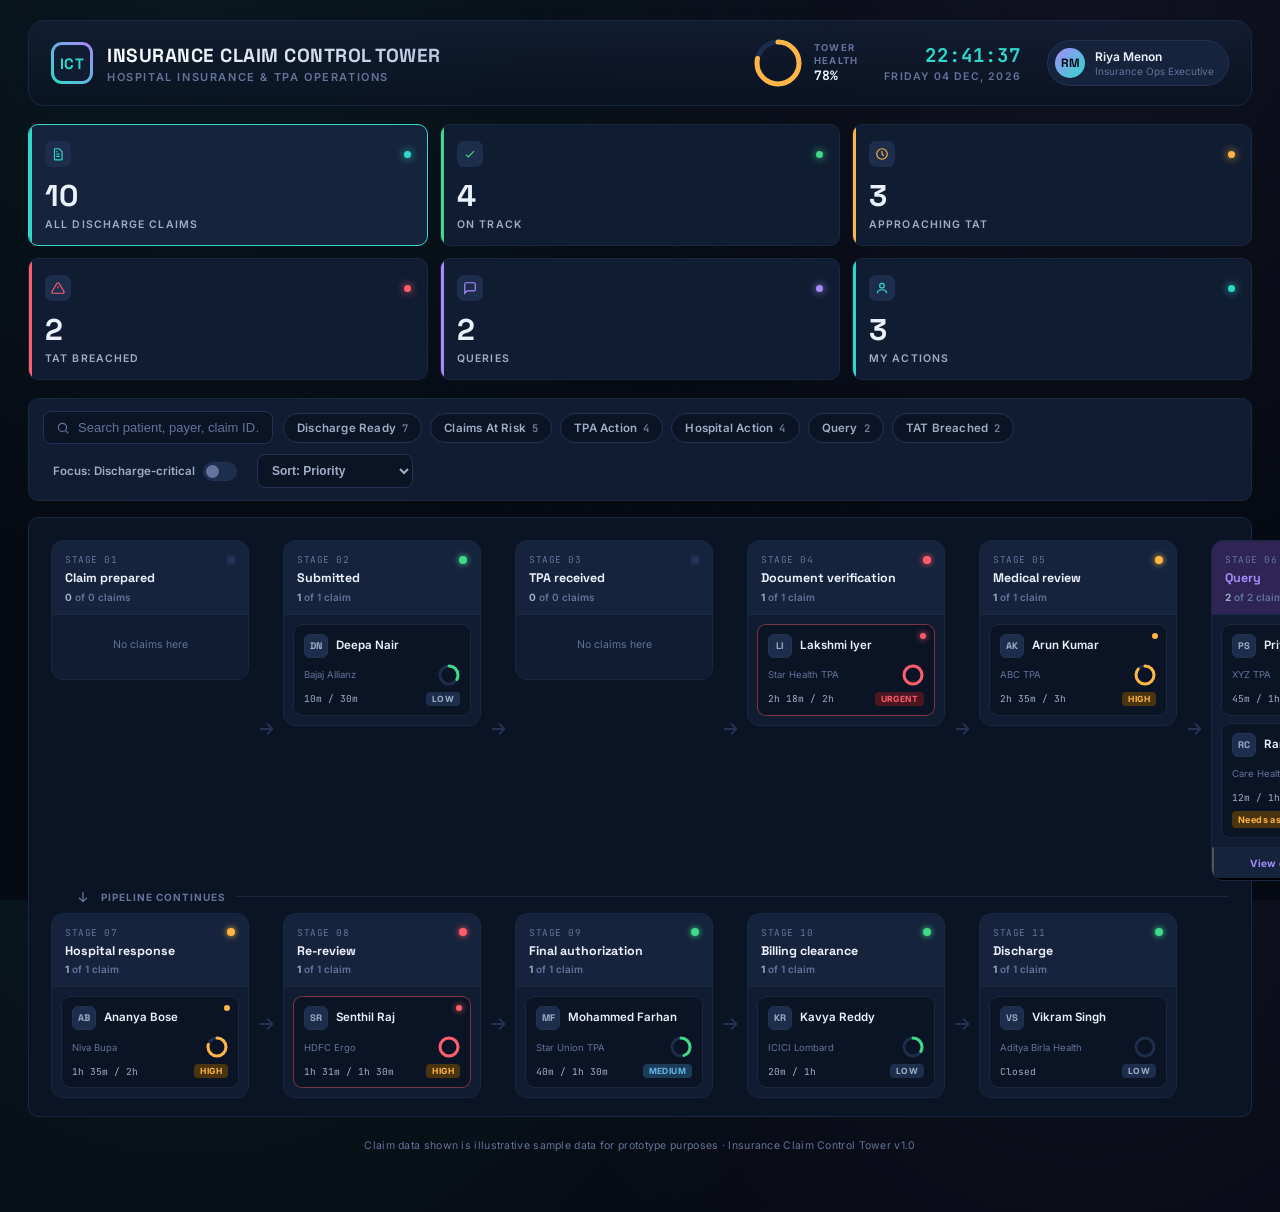
<file: carepulse-flows/claim_control_tower.html>
<!DOCTYPE html>
<html lang="en">
<head>
<meta charset="UTF-8">
<meta name="viewport" content="width=device-width, initial-scale=1.0">
<title>Insurance Claim Control Tower</title>
<style>
@import url('https://fonts.googleapis.com/css2?family=Space+Grotesk:wght@500;600;700&family=Inter:wght@400;500;600;700&family=JetBrains+Mono:wght@400;500;700&display=swap');

:root{
  --void:#060A13;
  --surface-0:#0B1424;
  --surface-1:#101C31;
  --surface-2:#16233C;
  --surface-3:#1D2E4C;
  --border:#233255;
  --border-soft:#1A2740;
  --text-hi:#EAF1FB;
  --text-mid:#9FADC8;
  --text-low:#63739B;
  --cyan:#2FD8CB;
  --cyan-dim:#164C48;
  --green:#3FD98A;
  --green-dim:#123A2C;
  --amber:#FFB446;
  --amber-dim:#4A340F;
  --red:#FF5C6C;
  --red-dim:#4A1620;
  --purple:#A78BFA;
  --purple-dim:#2E2555;
  --radius-s:6px;
  --radius-m:10px;
  --radius-l:16px;
  --font-display:'Space Grotesk',sans-serif;
  --font-body:'Inter',sans-serif;
  --font-mono:'JetBrains Mono',monospace;
}
*{box-sizing:border-box;margin:0;padding:0;}
html,body{height:100%;}
body{
  background:
    radial-gradient(circle at 15% -10%, rgba(47,216,203,0.07), transparent 45%),
    radial-gradient(circle at 85% 0%, rgba(167,139,250,0.06), transparent 40%),
    var(--void);
  color:var(--text-hi);
  font-family:var(--font-body);
  min-height:100vh;
  -webkit-font-smoothing:antialiased;
}
::selection{background:var(--cyan);color:var(--void);}
::-webkit-scrollbar{width:9px;height:9px;}
::-webkit-scrollbar-track{background:transparent;}
::-webkit-scrollbar-thumb{background:var(--surface-3);border-radius:10px;}
::-webkit-scrollbar-thumb:hover{background:var(--border);}
a{color:inherit;}
button{font-family:inherit;cursor:pointer;}
:focus-visible{outline:2px solid var(--cyan);outline-offset:2px;}

/* ===== Scanline / grid backdrop ===== */
.grid-overlay{
  position:fixed;inset:0;pointer-events:none;z-index:0;
  background-image:
    linear-gradient(rgba(47,216,203,0.025) 1px, transparent 1px),
    linear-gradient(90deg, rgba(47,216,203,0.025) 1px, transparent 1px);
  background-size:42px 42px;
  mask-image:radial-gradient(ellipse at top, black, transparent 75%);
}

.app{position:relative;z-index:1;max-width:1600px;margin:0 auto;padding:20px 28px 60px;}

/* ===== TOP BAR ===== */
.topbar{
  display:flex;align-items:center;justify-content:space-between;
  padding:16px 22px;border:1px solid var(--border-soft);
  border-radius:var(--radius-l);
  background:linear-gradient(180deg, rgba(22,35,60,0.65), rgba(11,20,36,0.65));
  backdrop-filter:blur(6px);
  margin-bottom:18px;
}
.brand{display:flex;align-items:center;gap:14px;}
.brand-mark{
  width:42px;height:42px;border-radius:11px;
  background:conic-gradient(from 220deg, var(--cyan), var(--purple), var(--cyan));
  display:flex;align-items:center;justify-content:center;
  position:relative;flex-shrink:0;
}
.brand-mark::after{
  content:"";position:absolute;inset:3px;border-radius:8px;background:var(--surface-1);
}
.brand-mark span{position:relative;z-index:1;font-family:var(--font-display);font-weight:700;color:var(--cyan);font-size:15px;letter-spacing:.5px;}
.brand-text h1{
  font-family:var(--font-display);font-size:19px;font-weight:700;letter-spacing:0.5px;
  background:linear-gradient(90deg,#fff,#B9C6E0);
  -webkit-background-clip:text;background-clip:text;color:transparent;
}
.brand-text p{font-size:11px;color:var(--text-low);text-transform:uppercase;letter-spacing:1.6px;margin-top:2px;font-weight:600;}

.tower-status{display:flex;align-items:center;gap:26px;}
.pulse-wrap{display:flex;align-items:center;gap:10px;}
.pulse-ring{position:relative;width:52px;height:52px;}
.pulse-ring svg{transform:rotate(-90deg);}
.pulse-ring .bg-track{fill:none;stroke:var(--surface-3);stroke-width:5;}
.pulse-label{font-size:9.5px;color:var(--text-low);text-transform:uppercase;letter-spacing:1.2px;font-weight:700;line-height:1.4;}
.pulse-label b{display:block;font-family:var(--font-mono);font-size:13px;color:var(--text-hi);letter-spacing:0;}

.clock-block{text-align:right;}
.clock-block .time{font-family:var(--font-mono);font-size:19px;font-weight:700;color:var(--cyan);letter-spacing:1px;}
.clock-block .date{font-size:10.5px;color:var(--text-low);text-transform:uppercase;letter-spacing:1.2px;margin-top:2px;font-weight:600;}

.exec-chip{display:flex;align-items:center;gap:10px;padding:7px 14px 7px 7px;background:var(--surface-2);border:1px solid var(--border);border-radius:30px;}
.exec-avatar{width:30px;height:30px;border-radius:50%;background:linear-gradient(135deg,var(--purple),var(--cyan));display:flex;align-items:center;justify-content:center;font-family:var(--font-display);font-weight:700;font-size:12px;color:var(--void);}
.exec-chip .who{font-size:12px;font-weight:600;line-height:1.3;}
.exec-chip .role{font-size:10px;color:var(--text-low);}

/* ===== KPI STRIP ===== */
.kpis{display:grid;grid-template-columns:repeat(6,1fr);gap:12px;margin-bottom:18px;}
.kpi-card{
  position:relative;overflow:hidden;
  background:var(--surface-1);border:1px solid var(--border-soft);
  border-radius:var(--radius-m);padding:16px 16px 14px;
  cursor:pointer;transition:transform .15s ease, border-color .15s ease, background .15s ease;
}
.kpi-card:hover{transform:translateY(-2px);border-color:var(--border);}
.kpi-card.active{border-color:var(--accent-c,var(--cyan));background:var(--surface-2);}
.kpi-card::before{
  content:"";position:absolute;left:0;top:0;bottom:0;width:3px;background:var(--accent-c,var(--text-low));
}
.kpi-top{display:flex;align-items:center;justify-content:space-between;margin-bottom:14px;}
.kpi-icon{width:26px;height:26px;border-radius:7px;display:flex;align-items:center;justify-content:center;background:var(--surface-3);color:var(--accent-c,var(--cyan));}
.kpi-icon svg{width:14px;height:14px;}
.kpi-dot{width:7px;height:7px;border-radius:50%;background:var(--accent-c,var(--text-low));box-shadow:0 0 8px var(--accent-c,transparent);}
.kpi-value{font-family:var(--font-display);font-size:30px;font-weight:700;line-height:1;}
.kpi-label{margin-top:7px;font-size:10.5px;text-transform:uppercase;letter-spacing:1.1px;color:var(--text-mid);font-weight:600;}

/* ===== FILTER BAR ===== */
.filterbar{
  display:flex;align-items:center;gap:10px;flex-wrap:wrap;
  background:var(--surface-1);border:1px solid var(--border-soft);border-radius:var(--radius-m);
  padding:12px 14px;margin-bottom:16px;
}
.search-box{
  display:flex;align-items:center;gap:8px;background:var(--surface-0);border:1px solid var(--border);
  border-radius:8px;padding:8px 12px;min-width:230px;
}
.search-box svg{width:14px;height:14px;color:var(--text-low);flex-shrink:0;}
.search-box input{background:none;border:none;color:var(--text-hi);font-size:13px;width:100%;}
.search-box input:focus{outline:none;}
.search-box input::placeholder{color:var(--text-low);}

.chip-group{display:flex;gap:8px;flex-wrap:wrap;}
.chip{
  font-size:11.5px;font-weight:600;padding:7px 13px;border-radius:20px;border:1px solid var(--border);
  background:var(--surface-0);color:var(--text-mid);transition:all .15s ease;letter-spacing:.2px;
  display:flex;align-items:center;gap:6px;
}
.chip:hover{border-color:var(--cyan-dim);color:var(--text-hi);}
.chip.on{background:var(--cyan-dim);border-color:var(--cyan);color:var(--cyan);}
.chip .n{opacity:.7;font-family:var(--font-mono);font-size:10.5px;}

.spacer{flex:1;}
.select-sort{
  background:var(--surface-0);border:1px solid var(--border);color:var(--text-mid);
  font-size:12px;font-weight:600;padding:8px 10px;border-radius:8px;
}
.toggle-focus{display:flex;align-items:center;gap:8px;font-size:11.5px;font-weight:600;color:var(--text-mid);padding:6px 10px;border-radius:20px;}
.switch{width:34px;height:19px;border-radius:20px;background:var(--surface-3);position:relative;transition:background .15s ease;flex-shrink:0;border:1px solid var(--border);}
.switch::after{content:"";position:absolute;width:13px;height:13px;border-radius:50%;background:var(--text-low);top:2px;left:2px;transition:all .18s ease;}
.switch.on{background:var(--amber-dim);border-color:var(--amber);}
.switch.on::after{left:17px;background:var(--amber);}

/* ===== FLOWCHART PIPELINE ===== */
.flowboard{background:var(--surface-0);border:1px solid var(--border-soft);border-radius:var(--radius-m);padding:22px 22px 18px;}
.flow-row{display:flex;align-items:flex-start;position:relative;}
.flow-row + .flow-connector-vert{margin:2px 0;}

.stage-node{
  width:198px;flex-shrink:0;background:var(--surface-1);border:1px solid var(--border-soft);
  border-radius:12px;display:flex;flex-direction:column;overflow:hidden;transition:border-color .15s ease, opacity .15s ease;
}
.stage-node.dim{opacity:.4;}
.stage-node-head{padding:12px 13px 11px;border-bottom:1px solid var(--border-soft);cursor:pointer;background:var(--surface-2);}
.stage-node-head:hover{background:var(--surface-3);}
.stage-node-head .sn-top{display:flex;align-items:center;justify-content:space-between;margin-bottom:5px;}
.stage-node-head .sn-num{font-family:var(--font-mono);font-size:9.5px;color:var(--text-low);letter-spacing:.5px;}
.stage-node-head .sn-status-dot{width:8px;height:8px;border-radius:50%;flex-shrink:0;}
.stage-node-head .sn-title{font-family:var(--font-display);font-size:12.5px;font-weight:700;color:var(--text-hi);line-height:1.25;}
.stage-node-head .sn-count{font-size:10px;color:var(--text-low);margin-top:4px;font-weight:600;}
.stage-node-head .sn-count b{color:var(--text-mid);}
.stage-node.query-node .stage-node-head{background:var(--purple-dim);}
.stage-node.query-node .sn-title{color:var(--purple);}

.stage-node-body{padding:9px;display:flex;flex-direction:column;gap:7px;max-height:420px;overflow-y:auto;min-height:64px;}
.node-empty{padding:14px 6px;text-align:center;font-size:10.5px;color:var(--text-low);}

.flow-arrow{
  width:34px;flex-shrink:0;display:flex;align-items:center;justify-content:center;
  color:var(--border);align-self:stretch;margin-top:38px;
}
.flow-arrow svg{width:22px;height:22px;}

.flow-connector-vert{
  display:flex;align-items:center;gap:10px;padding:6px 0 6px 24px;color:var(--text-low);
}
.flow-connector-vert svg{width:16px;height:16px;flex-shrink:0;transform:rotate(90deg);}
.flow-connector-vert span{font-size:10px;text-transform:uppercase;letter-spacing:1px;font-weight:700;}
.flow-connector-vert::after{content:"";flex:1;height:1px;background:var(--border-soft);}

/* claim chip */
.claim-chip{
  background:var(--surface-0);border:1px solid var(--border-soft);border-radius:9px;padding:9px 10px;
  cursor:pointer;transition:all .12s ease;position:relative;
}
.claim-chip:hover{border-color:var(--text-low);background:var(--surface-2);}
.claim-chip.flash{animation:flashrow 1.4s ease;}
@keyframes flashrow{0%{background:rgba(255,92,108,.28);}100%{background:transparent;}}
.claim-chip.chip-hidden{display:none;}
.chip-top{display:flex;align-items:center;gap:8px;margin-bottom:6px;}
.chip-avatar{
  width:24px;height:24px;border-radius:6px;background:var(--surface-3);flex-shrink:0;
  display:flex;align-items:center;justify-content:center;font-family:var(--font-display);
  font-weight:700;font-size:9.5px;color:var(--text-mid);border:1px solid var(--border);
}
.chip-name{font-size:11.5px;font-weight:600;color:var(--text-hi);line-height:1.2;flex:1;min-width:0;overflow:hidden;text-overflow:ellipsis;white-space:nowrap;}
.chip-mid{display:flex;align-items:center;justify-content:space-between;gap:6px;margin-bottom:6px;}
.chip-payer{font-size:9.5px;color:var(--text-low);overflow:hidden;text-overflow:ellipsis;white-space:nowrap;}
.chip-ring{position:relative;width:22px;height:22px;flex-shrink:0;}
.chip-ring svg{transform:rotate(-90deg);width:22px;height:22px;}
.chip-ring .track{fill:none;stroke:var(--surface-3);stroke-width:3;}
.chip-ring .fill{fill:none;stroke-width:3;stroke-linecap:round;transition:stroke-dashoffset .4s ease;}
.chip-bottom{display:flex;align-items:center;justify-content:space-between;gap:6px;}
.chip-tat{font-family:var(--font-mono);font-size:9.5px;color:var(--text-mid);}
.chip-pill{font-size:8.5px;font-weight:700;letter-spacing:.4px;padding:2px 6px;border-radius:4px;}
.chip-pill.HIGH{background:var(--amber-dim);color:var(--amber);}
.chip-pill.URGENT{background:var(--red-dim);color:var(--red);}
.chip-pill.MEDIUM{background:#1B3B57;color:#63B4E8;}
.chip-pill.LOW{background:var(--surface-3);color:var(--text-mid);}
.chip-flag{margin-top:6px;font-size:9px;font-weight:700;letter-spacing:.4px;padding:3px 6px;border-radius:4px;background:var(--amber-dim);color:var(--amber);width:fit-content;}

.claim-chip[data-status="green"] .chip-ring .fill{stroke:var(--green);}
.claim-chip[data-status="amber"] .chip-ring .fill{stroke:var(--amber);}
.claim-chip[data-status="red"] .chip-ring .fill{stroke:var(--red);}
.claim-chip[data-status="red"]{border-color:rgba(255,92,108,.45);}
.claim-chip[data-status="red"]::before{
  content:"";position:absolute;top:8px;right:8px;width:6px;height:6px;border-radius:50%;
  background:var(--red);box-shadow:0 0 6px var(--red);animation:blink 1.1s infinite;
}
.claim-chip[data-status="amber"]::before{
  content:"";position:absolute;top:8px;right:8px;width:6px;height:6px;border-radius:50%;background:var(--amber);
}
@keyframes blink{0%,100%{opacity:1;}50%{opacity:.25;}}

/* query sub-flow reference diagram, toggled inline */
.subflow-toggle{
  width:100%;padding:9px;border-top:1px solid var(--border-soft);background:var(--surface-2);
  font-size:10px;font-weight:700;color:var(--purple);letter-spacing:.4px;text-align:center;
}
.subflow-toggle:hover{background:var(--surface-3);}
.subflow-panel{padding:10px 10px 4px;border-top:1px solid var(--border-soft);background:var(--surface-0);display:none;}
.subflow-panel.open{display:block;}
.subflow-step{display:flex;gap:8px;align-items:flex-start;padding-bottom:9px;position:relative;}
.subflow-step::before{content:"";position:absolute;left:8px;top:18px;bottom:0;width:1px;background:var(--border-soft);}
.subflow-step:last-child::before{display:none;}
.subflow-step .sfnum{width:16px;height:16px;border-radius:50%;background:var(--surface-2);border:1px solid var(--border);font-size:8.5px;font-weight:700;color:var(--text-low);display:flex;align-items:center;justify-content:center;flex-shrink:0;}
.subflow-step .sftext{font-size:10px;color:var(--text-mid);line-height:1.35;padding-top:1px;}

.empty-state{padding:60px 20px;text-align:center;color:var(--text-low);}
.empty-state svg{width:34px;height:34px;margin-bottom:10px;opacity:.5;}
.empty-state b{display:block;color:var(--text-mid);font-size:14px;margin-bottom:4px;}

/* ===== SIDE PANEL ===== */
.overlay{position:fixed;inset:0;background:rgba(3,6,12,.6);backdrop-filter:blur(2px);z-index:40;opacity:0;pointer-events:none;transition:opacity .2s ease;}
.overlay.show{opacity:1;pointer-events:auto;}
.panel{
  position:fixed;top:0;right:0;height:100%;width:520px;max-width:94vw;
  background:var(--surface-0);border-left:1px solid var(--border);z-index:50;
  transform:translateX(100%);transition:transform .28s cubic-bezier(.2,.8,.2,1);
  display:flex;flex-direction:column;
}
.panel.show{transform:translateX(0);}
.panel-head{padding:20px 22px 16px;border-bottom:1px solid var(--border-soft);background:var(--surface-1);}
.panel-head-top{display:flex;justify-content:space-between;align-items:flex-start;margin-bottom:12px;}
.panel-head h2{font-family:var(--font-display);font-size:19px;font-weight:700;}
.panel-head .sub{font-size:11.5px;color:var(--text-low);font-family:var(--font-mono);margin-top:3px;}
.close-btn{width:30px;height:30px;border-radius:8px;border:1px solid var(--border);background:var(--surface-2);color:var(--text-mid);display:flex;align-items:center;justify-content:center;flex-shrink:0;}
.close-btn:hover{color:var(--text-hi);border-color:var(--text-low);}
.close-btn svg{width:14px;height:14px;}

.panel-meta{display:flex;gap:8px;flex-wrap:wrap;}

.tabs{display:flex;gap:4px;padding:0 22px;border-bottom:1px solid var(--border-soft);background:var(--surface-1);overflow-x:auto;}
.tab-btn{
  padding:11px 12px;font-size:12px;font-weight:600;color:var(--text-low);border-bottom:2px solid transparent;
  white-space:nowrap;
}
.tab-btn.active{color:var(--cyan);border-color:var(--cyan);}
.panel-body{flex:1;overflow-y:auto;padding:20px 22px 40px;}
.panel-section{margin-bottom:22px;}
.panel-section h3{font-size:11px;text-transform:uppercase;letter-spacing:1.1px;color:var(--text-low);font-weight:700;margin-bottom:11px;}

.info-grid{display:grid;grid-template-columns:1fr 1fr;gap:10px;}
.info-box{background:var(--surface-1);border:1px solid var(--border-soft);border-radius:8px;padding:11px 13px;}
.info-box .k{font-size:10px;text-transform:uppercase;color:var(--text-low);letter-spacing:.6px;font-weight:700;margin-bottom:5px;}
.info-box .v{font-size:13.5px;font-weight:600;}

.sla-panel{display:flex;align-items:center;gap:16px;background:var(--surface-1);border:1px solid var(--border-soft);border-radius:10px;padding:16px;}
.sla-ring-lg{position:relative;width:74px;height:74px;flex-shrink:0;}
.sla-ring-lg svg{transform:rotate(-90deg);width:74px;height:74px;}
.sla-ring-lg .track{fill:none;stroke:var(--surface-3);stroke-width:6;}
.sla-ring-lg .fill{fill:none;stroke-width:6;stroke-linecap:round;transition:stroke-dashoffset .4s ease;}
.sla-ring-lg .center{position:absolute;inset:0;display:flex;align-items:center;justify-content:center;flex-direction:column;}
.sla-ring-lg .center b{font-family:var(--font-mono);font-size:15px;}
.sla-ring-lg .center span{font-size:8px;color:var(--text-low);text-transform:uppercase;letter-spacing:.5px;}
.sla-text b{display:block;font-size:14px;margin-bottom:2px;}
.sla-text .desc{font-size:12px;color:var(--text-mid);line-height:1.4;}

/* Timeline */
.tl{position:relative;padding-left:26px;}
.tl::before{content:"";position:absolute;left:8px;top:6px;bottom:6px;width:2px;background:var(--border);}
.tl-item{position:relative;padding-bottom:20px;}
.tl-item:last-child{padding-bottom:0;}
.tl-dot{position:absolute;left:-26px;top:2px;width:16px;height:16px;border-radius:50%;background:var(--surface-2);border:2px solid var(--border);display:flex;align-items:center;justify-content:center;}
.tl-item.done .tl-dot{border-color:var(--green);background:var(--green-dim);}
.tl-item.current .tl-dot{border-color:var(--cyan);background:var(--cyan-dim);box-shadow:0 0 0 4px rgba(47,216,203,.15);}
.tl-item.pending .tl-dot{opacity:.4;}
.tl-item.pending .tl-title{color:var(--text-low);}
.tl-dot svg{width:8px;height:8px;color:var(--green);}
.tl-title{font-size:13px;font-weight:700;margin-bottom:2px;}
.tl-item.current .tl-title{color:var(--cyan);}
.tl-meta{font-size:11.5px;color:var(--text-mid);}
.tl-meta .ts{font-family:var(--font-mono);color:var(--text-low);margin-right:8px;}

/* Query workflow */
.qflow{display:flex;flex-direction:column;gap:0;}
.qstep{display:flex;gap:12px;position:relative;padding-bottom:18px;}
.qstep::before{content:"";position:absolute;left:11px;top:26px;bottom:0;width:2px;background:var(--border-soft);}
.qstep:last-child::before{display:none;}
.qnum{width:24px;height:24px;border-radius:50%;background:var(--surface-2);border:1px solid var(--border);display:flex;align-items:center;justify-content:center;font-size:10.5px;font-weight:700;color:var(--text-low);flex-shrink:0;}
.qstep.active .qnum{background:var(--cyan-dim);border-color:var(--cyan);color:var(--cyan);}
.qstep.done .qnum{background:var(--green-dim);border-color:var(--green);color:var(--green);}
.qstep .qtitle{font-size:12.5px;font-weight:700;}
.qstep.active .qtitle{color:var(--cyan);}
.qstep .qdesc{font-size:11.5px;color:var(--text-mid);margin-top:2px;line-height:1.4;}
.query-card{background:var(--purple-dim);border:1px solid #4A3E8C;border-radius:10px;padding:14px;margin-bottom:16px;}
.query-card .qh{display:flex;justify-content:space-between;align-items:center;margin-bottom:8px;}
.query-card .qh b{color:var(--purple);font-size:12.5px;}
.query-card p{font-size:12.5px;color:#D8D2F8;line-height:1.5;}

.assign-note{
  background:var(--surface-1);border:1px dashed var(--border);border-radius:8px;padding:12px 13px;font-size:12px;color:var(--text-mid);
}
.assign-note b{color:var(--text-hi);}
.btn-row{display:flex;gap:10px;margin-top:14px;}
.btn{
  padding:10px 16px;border-radius:8px;font-size:12.5px;font-weight:700;border:1px solid var(--border);
  background:var(--surface-2);color:var(--text-hi);
}
.btn:hover{border-color:var(--text-low);}
.btn.primary{background:var(--cyan);border-color:var(--cyan);color:var(--void);}
.btn.primary:hover{filter:brightness(1.1);}
.btn.danger{background:var(--red);border-color:var(--red);color:#fff;}
.btn.ghost{background:transparent;}
.btn:disabled{opacity:.5;cursor:not-allowed;}

/* Escalation */
.escalation-box{background:var(--red-dim);border:1px solid #7A2A34;border-radius:10px;padding:16px;}
.escalation-box .eh{display:flex;align-items:center;gap:8px;margin-bottom:10px;}
.escalation-box .eh svg{width:16px;height:16px;color:var(--red);}
.escalation-box .eh b{color:var(--red);font-size:13px;letter-spacing:.3px;}
.escalation-box .row-line{display:flex;justify-content:space-between;font-size:12.5px;padding:7px 0;border-bottom:1px solid rgba(255,255,255,.06);}
.escalation-box .row-line span:first-child{color:#E8B9BF;}
.escalation-box .row-line span:last-child{font-weight:700;}
.escalation-path{margin-top:12px;background:rgba(0,0,0,.2);border-radius:8px;padding:11px 13px;font-size:12px;color:#F2C9CE;}

/* Discharge impact */
.impact-row{display:flex;align-items:center;justify-content:space-between;padding:9px 0;border-bottom:1px solid var(--border-soft);font-size:12.5px;}
.impact-row:last-child{border-bottom:none;}
.impact-row .ilabel{color:var(--text-mid);font-weight:500;}
.tag-pill{font-size:10.5px;font-weight:700;padding:4px 10px;border-radius:12px;letter-spacing:.4px;}
.tag-pill.yes{background:var(--green-dim);color:var(--green);}
.tag-pill.no{background:var(--surface-3);color:var(--text-mid);}
.tag-pill.pending{background:var(--amber-dim);color:var(--amber);}
.tag-pill.approved{background:var(--green-dim);color:var(--green);}

/* Patient view */
.patient-hero{text-align:center;padding:26px 16px;background:linear-gradient(160deg, rgba(47,216,203,.09), rgba(167,139,250,.05));border:1px solid var(--border-soft);border-radius:14px;margin-bottom:18px;}
.patient-hero .icon{width:52px;height:52px;border-radius:50%;background:var(--surface-2);border:1px solid var(--border);display:flex;align-items:center;justify-content:center;margin:0 auto 12px;}
.patient-hero .icon svg{width:24px;height:24px;color:var(--cyan);}
.patient-hero h4{font-family:var(--font-display);font-size:16px;margin-bottom:6px;}
.patient-hero p{font-size:12.5px;color:var(--text-mid);max-width:320px;margin:0 auto;line-height:1.5;}
.psteps{display:flex;justify-content:space-between;margin-top:6px;}
.pstep{flex:1;text-align:center;position:relative;}
.pstep .b{width:26px;height:26px;border-radius:50%;background:var(--surface-2);border:2px solid var(--border);margin:0 auto 8px;display:flex;align-items:center;justify-content:center;font-size:10px;font-weight:700;color:var(--text-low);}
.pstep.done .b{background:var(--green);border-color:var(--green);color:var(--void);}
.pstep.now .b{background:var(--cyan);border-color:var(--cyan);color:var(--void);box-shadow:0 0 0 5px rgba(47,216,203,.15);}
.pstep .lbl{font-size:10px;color:var(--text-mid);font-weight:600;line-height:1.3;}
.pstep::before{content:"";position:absolute;top:13px;left:-50%;width:100%;height:2px;background:var(--border);z-index:-1;}
.pstep:first-child::before{display:none;}
.pstep.done::before{background:var(--green);}

/* ===== MODAL ===== */
.modal-overlay{position:fixed;inset:0;background:rgba(3,6,12,.7);z-index:60;display:none;align-items:center;justify-content:center;backdrop-filter:blur(3px);}
.modal-overlay.show{display:flex;}
.modal{width:440px;max-width:92vw;background:var(--surface-1);border:1px solid var(--border);border-radius:14px;overflow:hidden;box-shadow:0 30px 80px rgba(0,0,0,.5);}
.modal-head{padding:18px 20px;border-bottom:1px solid var(--border-soft);display:flex;justify-content:space-between;align-items:center;background:var(--surface-2);}
.modal-head h3{font-family:var(--font-display);font-size:15px;}
.modal-body{padding:20px;display:flex;flex-direction:column;gap:14px;}
.field label{display:block;font-size:11px;font-weight:700;color:var(--text-low);text-transform:uppercase;letter-spacing:.6px;margin-bottom:7px;}
.field select, .field textarea, .field input{
  width:100%;background:var(--surface-0);border:1px solid var(--border);border-radius:8px;padding:10px 12px;
  color:var(--text-hi);font-size:13px;font-family:inherit;
}
.field textarea{resize:vertical;min-height:70px;}
.field-row{display:grid;grid-template-columns:1fr 1fr;gap:12px;}
.modal-foot{padding:16px 20px;border-top:1px solid var(--border-soft);display:flex;justify-content:flex-end;gap:10px;background:var(--surface-2);}

/* ===== TOASTS ===== */
.toast-stack{position:fixed;bottom:24px;right:24px;z-index:80;display:flex;flex-direction:column;gap:10px;}
.toast{
  min-width:280px;max-width:360px;background:var(--surface-2);border:1px solid var(--border);border-left:3px solid var(--cyan);
  border-radius:10px;padding:13px 15px;box-shadow:0 10px 30px rgba(0,0,0,.4);
  animation:toastIn .25s ease;font-size:12.5px;
}
.toast.warn{border-left-color:var(--red);}
.toast b{display:block;margin-bottom:2px;font-size:12.5px;}
.toast span{color:var(--text-mid);font-size:11.5px;}
@keyframes toastIn{from{opacity:0;transform:translateY(10px);}to{opacity:1;transform:translateY(0);}}
@keyframes toastOut{to{opacity:0;transform:translateX(20px);}}

.footer-note{text-align:center;font-size:10.5px;color:var(--text-low);margin-top:22px;letter-spacing:.3px;}

@media (max-width:1300px){
  .kpis{grid-template-columns:repeat(3,1fr);}
}
@media (max-width:900px){
  .app{padding:14px;}
  .kpis{grid-template-columns:repeat(2,1fr);}
  .tower-status{display:none;}
  .flow-row{overflow-x:auto;padding-bottom:10px;}
}
</style>
</head>
<body>
<div class="grid-overlay"></div>
<div class="app">

  <!-- TOP BAR -->
  <div class="topbar">
    <div class="brand">
      <div class="brand-mark"><span>ICT</span></div>
      <div class="brand-text">
        <h1>INSURANCE CLAIM CONTROL TOWER</h1>
        <p>Hospital Insurance &amp; TPA Operations</p>
      </div>
    </div>
    <div class="tower-status">
      <div class="pulse-wrap">
        <div class="pulse-ring">
          <svg viewBox="0 0 52 52">
            <circle class="bg-track" cx="26" cy="26" r="21"></circle>
            <circle id="pulseArc" cx="26" cy="26" r="21" fill="none" stroke="#3FD98A" stroke-width="5" stroke-linecap="round" stroke-dasharray="132" stroke-dashoffset="0"></circle>
          </svg>
        </div>
        <div class="pulse-label">TOWER<br>HEALTH<b id="pulseVal">--%</b></div>
      </div>
      <div class="clock-block">
        <div class="time" id="sysClock">00:00:00</div>
        <div class="date" id="sysDate">SYSTEM TIME</div>
      </div>
      <div class="exec-chip">
        <div class="exec-avatar">RM</div>
        <div>
          <div class="who">Riya Menon</div>
          <div class="role">Insurance Ops Executive</div>
        </div>
      </div>
    </div>
  </div>

  <!-- KPI STRIP -->
  <div class="kpis" id="kpiStrip"></div>

  <!-- FILTER BAR -->
  <div class="filterbar">
    <div class="search-box">
      <svg viewBox="0 0 24 24" fill="none" stroke="currentColor" stroke-width="2"><circle cx="11" cy="11" r="7"/><path d="M21 21l-4.35-4.35"/></svg>
      <input id="searchInput" type="text" placeholder="Search patient, payer, claim ID…">
    </div>
    <div class="chip-group" id="chipGroup"></div>
    <div class="spacer"></div>
    <div class="toggle-focus" id="focusToggle">
      <span>Focus: Discharge-critical</span>
      <div class="switch" id="focusSwitch"></div>
    </div>
    <select class="select-sort" id="sortSelect">
      <option value="priority">Sort: Priority</option>
      <option value="tat">Sort: TAT remaining</option>
      <option value="elapsed">Sort: Time elapsed</option>
      <option value="name">Sort: Patient name</option>
    </select>
  </div>

  <!-- FLOWCHART BOARD -->
  <div class="flowboard" id="flowBoard"></div>

  <div class="footer-note">Claim data shown is illustrative sample data for prototype purposes · Insurance Claim Control Tower v1.0</div>
</div>

<!-- SIDE PANEL -->
<div class="overlay" id="overlay"></div>
<div class="panel" id="panel">
  <div class="panel-head">
    <div class="panel-head-top">
      <div>
        <h2 id="pName">—</h2>
        <div class="sub" id="pSub">—</div>
      </div>
      <button class="close-btn" id="closePanel">
        <svg viewBox="0 0 24 24" fill="none" stroke="currentColor" stroke-width="2.4"><path d="M18 6L6 18M6 6l12 12"/></svg>
      </button>
    </div>
    <div class="panel-meta" id="pMeta"></div>
  </div>
  <div class="tabs" id="tabs">
    <button class="tab-btn" data-tab="overview">Overview</button>
    <button class="tab-btn" data-tab="timeline">Timeline</button>
    <button class="tab-btn" data-tab="query">Query</button>
    <button class="tab-btn" data-tab="assignment">Assignment</button>
    <button class="tab-btn" data-tab="escalation">Escalation</button>
    <button class="tab-btn" data-tab="patient">Patient View</button>
  </div>
  <div class="panel-body" id="panelBody"></div>
</div>

<!-- ASSIGN MODAL -->
<div class="modal-overlay" id="assignModalOverlay">
  <div class="modal">
    <div class="modal-head">
      <h3>Assign Claim Action</h3>
      <button class="close-btn" id="closeModal"><svg viewBox="0 0 24 24" fill="none" stroke="currentColor" stroke-width="2.4"><path d="M18 6L6 18M6 6l12 12"/></svg></button>
    </div>
    <div class="modal-body">
      <div class="assign-note">Assignment is always manual. Every action below is logged as <b>"Assigned by Insurance Operations Executive"</b> — the system will never auto-assign a claim.</div>
      <div class="field">
        <label>Team</label>
        <select id="assignTeam">
          <option>Medical Desk</option>
          <option>Documentation Desk</option>
          <option>Billing Desk</option>
          <option>Nursing Station</option>
          <option>Front Office</option>
        </select>
      </div>
      <div class="field">
        <label>Person</label>
        <select id="assignPerson">
          <option>Dr. Kumar (Ortho)</option>
          <option>Dr. Anitha Menon</option>
          <option>Suresh — Documentation Desk</option>
          <option>Nandini — Billing Desk</option>
          <option>Front Office — Reception</option>
          <option>Nursing Station — Ward 4B</option>
        </select>
      </div>
      <div class="field-row">
        <div class="field">
          <label>Priority</label>
          <select id="assignPriority">
            <option>LOW</option><option>MEDIUM</option><option selected>HIGH</option><option>URGENT</option>
          </select>
        </div>
        <div class="field">
          <label>TAT</label>
          <select id="assignTat">
            <option>30m</option><option selected>1h</option><option>2h</option><option>4h</option>
          </select>
        </div>
      </div>
      <div class="field">
        <label>Note</label>
        <textarea id="assignNote" placeholder="Add context for the assignee…"></textarea>
      </div>
    </div>
    <div class="modal-foot">
      <button class="btn ghost" id="cancelAssign">Cancel</button>
      <button class="btn primary" id="confirmAssign">Assign Claim</button>
    </div>
  </div>
</div>

<div class="toast-stack" id="toastStack"></div>

<script>
/* ============================ DATA MODEL ============================ */
const STAGES = ["Claim prepared","Submitted","TPA received","Document verification","Medical review","Query","Hospital response","Re-review","Final authorization","Billing clearance","Discharge"];

const ICONS = {
  claims:'<svg viewBox="0 0 24 24" fill="none" stroke="currentColor" stroke-width="2"><path d="M9 12h6M9 16h6M9 8h2"/><path d="M7 3h7l5 5v13a1 1 0 01-1 1H7a1 1 0 01-1-1V4a1 1 0 011-1z"/></svg>',
  check:'<svg viewBox="0 0 24 24" fill="none" stroke="currentColor" stroke-width="2"><path d="M5 13l4 4L19 7"/></svg>',
  clock:'<svg viewBox="0 0 24 24" fill="none" stroke="currentColor" stroke-width="2"><circle cx="12" cy="12" r="9"/><path d="M12 7v5l3 3"/></svg>',
  alert:'<svg viewBox="0 0 24 24" fill="none" stroke="currentColor" stroke-width="2"><path d="M12 9v4M12 17h.01"/><path d="M10.3 3.9L1.8 18a2 2 0 001.7 3h17a2 2 0 001.7-3L13.7 3.9a2 2 0 00-3.4 0z"/></svg>',
  msg:'<svg viewBox="0 0 24 24" fill="none" stroke="currentColor" stroke-width="2"><path d="M21 15a2 2 0 01-2 2H7l-4 4V5a2 2 0 012-2h14a2 2 0 012 2z"/></svg>',
  user:'<svg viewBox="0 0 24 24" fill="none" stroke="currentColor" stroke-width="2"><circle cx="12" cy="8" r="4"/><path d="M4 21c0-4 4-6 8-6s8 2 8 6"/></svg>'
};

let claims = [
{ id:"CLM-2291", patient:"Arun Kumar", age:54, gender:"M", payer:"ABC TPA", stageIdx:4, owner:"TPA – Medical Desk", ownerType:"tpa",
  reason:"Medical verification pending on pre-authorization documents", tat:180, elapsed:155, priority:"HIGH",
  nextAction:"Follow up with TPA medical desk", dischargeReady:true, authStatus:"PENDING", patientWaiting:true, isMyAction:false, completed:false,
  query:null, assignment:null,
  tl:[
    {stage:"Claim prepared",time:"07:40 AM",actor:"Front Office",action:"Claim file prepared with admission details."},
    {stage:"Submitted",time:"08:05 AM",actor:"Front Office",action:"Claim submitted to ABC TPA portal."},
    {stage:"TPA received",time:"08:20 AM",actor:"ABC TPA",action:"Claim acknowledged and logged by TPA."},
    {stage:"Document verification",time:"09:10 AM",actor:"ABC TPA",action:"Initial documents verified, marked complete."},
    {stage:"Medical review",time:"10:05 AM",actor:"TPA – Medical Desk",action:"Case moved to medical review for treatment line verification."}
  ]},
{ id:"CLM-2308", patient:"Priya S", age:38, gender:"F", payer:"XYZ TPA", stageIdx:5, owner:"Dr. Kumar", ownerType:"hospital",
  reason:"Operative notes requested for high-value implant claim", tat:60, elapsed:45, priority:"HIGH",
  nextAction:"Review response", dischargeReady:true, authStatus:"PENDING", patientWaiting:true, isMyAction:false, completed:false,
  query:{ raisedBy:"XYZ TPA", question:"Please share detailed operative notes and implant invoice for verification of high-value claim line.", assignedTo:"Dr. Kumar (Ortho)", assignedBy:"Insurance Operations Executive", status:"awaiting_response", step:3 },
  assignment:{ team:"Medical Desk", person:"Dr. Kumar (Ortho)", priority:"HIGH", tat:"1h", note:"Please attach implant invoice copy along with notes.", by:"Insurance Operations Executive", time:"11:52 AM" },
  tl:[
    {stage:"Claim prepared",time:"09:00 AM",actor:"Front Office",action:"Claim file prepared."},
    {stage:"Submitted",time:"09:25 AM",actor:"Front Office",action:"Claim submitted to XYZ TPA."},
    {stage:"TPA received",time:"09:40 AM",actor:"XYZ TPA",action:"Claim received and logged."},
    {stage:"Document verification",time:"10:15 AM",actor:"XYZ TPA",action:"Documents reviewed."},
    {stage:"Medical review",time:"11:00 AM",actor:"XYZ TPA",action:"Sent for medical review — high value implant."},
    {stage:"Query",time:"11:40 AM",actor:"XYZ TPA",action:"Query raised: operative notes and implant invoice required."}
  ]},
{ id:"CLM-2314", patient:"Lakshmi Iyer", age:61, gender:"F", payer:"Star Health TPA", stageIdx:3, owner:"Documentation Desk", ownerType:"hospital",
  reason:"KYC document scan unclear, re-upload required", tat:120, elapsed:138, priority:"URGENT",
  nextAction:"Escalate to TPA", dischargeReady:false, authStatus:"PENDING", patientWaiting:false, isMyAction:true, completed:false,
  query:null, assignment:{ team:"Documentation Desk", person:"Suresh — Documentation Desk", priority:"URGENT", tat:"1h", note:"Re-scan Aadhaar and policy card, upload in original resolution.", by:"Insurance Operations Executive", time:"08:15 AM" },
  tl:[
    {stage:"Claim prepared",time:"07:00 AM",actor:"Front Office",action:"Claim file prepared."},
    {stage:"Submitted",time:"07:20 AM",actor:"Front Office",action:"Claim submitted to Star Health TPA."},
    {stage:"TPA received",time:"07:35 AM",actor:"Star Health TPA",action:"Claim received."},
    {stage:"Document verification",time:"08:00 AM",actor:"Star Health TPA",action:"KYC scan flagged unclear — resubmission requested."}
  ]},
{ id:"CLM-2325", patient:"Mohammed Farhan", age:45, gender:"M", payer:"Star Union TPA", stageIdx:8, owner:"TPA – Authorization Desk", ownerType:"tpa",
  reason:"Awaiting final sign-off from TPA authorization desk", tat:90, elapsed:40, priority:"MEDIUM",
  nextAction:"Monitor progress", dischargeReady:true, authStatus:"PENDING", patientWaiting:true, isMyAction:false, completed:false,
  query:null, assignment:null,
  tl:[
    {stage:"Claim prepared",time:"06:30 AM",actor:"Front Office",action:"Claim file prepared."},
    {stage:"Submitted",time:"06:50 AM",actor:"Front Office",action:"Claim submitted to Star Union TPA."},
    {stage:"TPA received",time:"07:05 AM",actor:"Star Union TPA",action:"Claim received."},
    {stage:"Document verification",time:"07:40 AM",actor:"Star Union TPA",action:"Documents verified."},
    {stage:"Medical review",time:"08:30 AM",actor:"Star Union TPA",action:"Medical review completed, no query raised."},
    {stage:"Final authorization",time:"09:50 AM",actor:"TPA – Authorization Desk",action:"Case moved to final sign-off queue."}
  ]},
{ id:"CLM-2331", patient:"Kavya Reddy", age:29, gender:"F", payer:"ICICI Lombard", stageIdx:9, owner:"Billing Desk", ownerType:"hospital",
  reason:"Final bill reconciliation with approved authorization", tat:60, elapsed:20, priority:"LOW",
  nextAction:"Complete billing clearance", dischargeReady:true, authStatus:"APPROVED", patientWaiting:true, isMyAction:false, completed:false,
  query:null, assignment:{ team:"Billing Desk", person:"Nandini — Billing Desk", priority:"LOW", tat:"1h", note:"Reconcile final bill against approved authorization amount.", by:"Insurance Operations Executive", time:"12:10 PM" },
  tl:[
    {stage:"Claim prepared",time:"08:00 AM",actor:"Front Office",action:"Claim file prepared."},
    {stage:"Submitted",time:"08:20 AM",actor:"Front Office",action:"Claim submitted to ICICI Lombard."},
    {stage:"TPA received",time:"08:35 AM",actor:"ICICI Lombard",action:"Claim received."},
    {stage:"Document verification",time:"09:00 AM",actor:"ICICI Lombard",action:"Documents verified."},
    {stage:"Medical review",time:"09:40 AM",actor:"ICICI Lombard",action:"Medical review cleared."},
    {stage:"Final authorization",time:"10:30 AM",actor:"ICICI Lombard",action:"Final authorization approved."},
    {stage:"Billing clearance",time:"11:45 AM",actor:"Billing Desk",action:"Bill reconciliation in progress."}
  ]},
{ id:"CLM-2298", patient:"Senthil Raj", age:49, gender:"M", payer:"HDFC Ergo", stageIdx:7, owner:"TPA – Senior Desk", ownerType:"tpa",
  reason:"Query response under re-verification by senior desk", tat:90, elapsed:91, priority:"HIGH",
  nextAction:"Escalate to TPA escalation contact", dischargeReady:true, authStatus:"PENDING", patientWaiting:true, isMyAction:true, completed:false,
  query:{ raisedBy:"HDFC Ergo", question:"Clarification required on line-item billing discrepancy in pharmacy charges.", assignedTo:"Nandini — Billing Desk", assignedBy:"Insurance Operations Executive", status:"resubmitted", step:6 },
  assignment:{ team:"Billing Desk", person:"Nandini — Billing Desk", priority:"HIGH", tat:"1h", note:"Reconcile pharmacy charges with pharmacy ledger.", by:"Insurance Operations Executive", time:"07:20 AM" },
  tl:[
    {stage:"Claim prepared",time:"05:30 AM",actor:"Front Office",action:"Claim file prepared."},
    {stage:"Submitted",time:"05:50 AM",actor:"Front Office",action:"Claim submitted to HDFC Ergo."},
    {stage:"TPA received",time:"06:05 AM",actor:"HDFC Ergo",action:"Claim received."},
    {stage:"Document verification",time:"06:30 AM",actor:"HDFC Ergo",action:"Documents verified."},
    {stage:"Medical review",time:"06:55 AM",actor:"HDFC Ergo",action:"Sent to medical review."},
    {stage:"Query",time:"07:10 AM",actor:"HDFC Ergo",action:"Query raised on pharmacy billing discrepancy."},
    {stage:"Hospital response",time:"08:05 AM",actor:"Billing Desk",action:"Reconciled pharmacy ledger, response submitted."},
    {stage:"Re-review",time:"08:40 AM",actor:"TPA – Senior Desk",action:"Response escalated to senior desk for re-verification."}
  ]},
{ id:"CLM-2340", patient:"Deepa Nair", age:33, gender:"F", payer:"Bajaj Allianz", stageIdx:1, owner:"TPA – Intake", ownerType:"tpa",
  reason:"Awaiting TPA acknowledgement of submission", tat:30, elapsed:10, priority:"LOW",
  nextAction:"Await acknowledgement", dischargeReady:false, authStatus:"PENDING", patientWaiting:false, isMyAction:false, completed:false,
  query:null, assignment:null,
  tl:[
    {stage:"Claim prepared",time:"12:40 PM",actor:"Front Office",action:"Claim file prepared."},
    {stage:"Submitted",time:"12:55 PM",actor:"Front Office",action:"Claim submitted to Bajaj Allianz portal."}
  ]},
{ id:"CLM-2352", patient:"Ramesh Chandran", age:58, gender:"M", payer:"Care Health", stageIdx:5, owner:"Unassigned", ownerType:"unassigned",
  reason:"Query raised — awaiting manual assignment", tat:60, elapsed:12, priority:"MEDIUM",
  nextAction:"Assign to hospital team", dischargeReady:true, authStatus:"PENDING", patientWaiting:true, isMyAction:true, completed:false,
  query:{ raisedBy:"Care Health TPA", question:"Clarification required on disclosure of pre-existing condition at policy inception.", assignedTo:null, assignedBy:null, status:"unassigned", step:1 },
  assignment:null,
  tl:[
    {stage:"Claim prepared",time:"11:10 AM",actor:"Front Office",action:"Claim file prepared."},
    {stage:"Submitted",time:"11:25 AM",actor:"Front Office",action:"Claim submitted to Care Health."},
    {stage:"TPA received",time:"11:35 AM",actor:"Care Health",action:"Claim received."},
    {stage:"Document verification",time:"11:50 AM",actor:"Care Health",action:"Documents verified."},
    {stage:"Medical review",time:"12:05 PM",actor:"Care Health",action:"Sent to medical review."},
    {stage:"Query",time:"12:25 PM",actor:"Care Health",action:"Query raised on pre-existing condition disclosure."}
  ]},
{ id:"CLM-2360", patient:"Ananya Bose", age:41, gender:"F", payer:"Niva Bupa", stageIdx:6, owner:"Nursing Station", ownerType:"hospital",
  reason:"Preparing clinical response to TPA query", tat:120, elapsed:95, priority:"HIGH",
  nextAction:"Submit response to TPA", dischargeReady:true, authStatus:"PENDING", patientWaiting:true, isMyAction:false, completed:false,
  query:{ raisedBy:"Niva Bupa", question:"Additional clinical justification required for extended ICU stay.", assignedTo:"Nursing Station — Ward 4B", assignedBy:"Insurance Operations Executive", status:"in_progress", step:4 },
  assignment:{ team:"Nursing Station", person:"Nursing Station — Ward 4B", priority:"HIGH", tat:"2h", note:"Attach ICU vitals chart and consultant notes.", by:"Insurance Operations Executive", time:"09:30 AM" },
  tl:[
    {stage:"Claim prepared",time:"07:50 AM",actor:"Front Office",action:"Claim file prepared."},
    {stage:"Submitted",time:"08:10 AM",actor:"Front Office",action:"Claim submitted to Niva Bupa."},
    {stage:"TPA received",time:"08:25 AM",actor:"Niva Bupa",action:"Claim received."},
    {stage:"Document verification",time:"08:50 AM",actor:"Niva Bupa",action:"Documents verified."},
    {stage:"Medical review",time:"09:05 AM",actor:"Niva Bupa",action:"Sent to medical review."},
    {stage:"Query",time:"09:20 AM",actor:"Niva Bupa",action:"Query raised on extended ICU stay justification."},
    {stage:"Hospital response",time:"09:45 AM",actor:"Nursing Station",action:"Compiling ICU vitals and consultant notes for response."}
  ]},
{ id:"CLM-2270", patient:"Vikram Singh", age:36, gender:"M", payer:"Aditya Birla Health", stageIdx:10, owner:"Closed", ownerType:"none",
  reason:"Claim closed and discharged", tat:0, elapsed:0, priority:"LOW",
  nextAction:"None — closed", dischargeReady:true, authStatus:"APPROVED", patientWaiting:false, isMyAction:false, completed:true,
  query:null, assignment:null,
  tl:[
    {stage:"Claim prepared",time:"Yesterday 06:00 AM",actor:"Front Office",action:"Claim file prepared."},
    {stage:"Submitted",time:"Yesterday 06:20 AM",actor:"Front Office",action:"Claim submitted."},
    {stage:"TPA received",time:"Yesterday 06:35 AM",actor:"Aditya Birla Health",action:"Claim received."},
    {stage:"Document verification",time:"Yesterday 07:10 AM",actor:"Aditya Birla Health",action:"Documents verified."},
    {stage:"Medical review",time:"Yesterday 08:00 AM",actor:"Aditya Birla Health",action:"Medical review cleared."},
    {stage:"Final authorization",time:"Yesterday 09:15 AM",actor:"Aditya Birla Health",action:"Final authorization approved."},
    {stage:"Billing clearance",time:"Yesterday 10:20 AM",actor:"Billing Desk",action:"Bill cleared."},
    {stage:"Discharge",time:"Yesterday 11:05 AM",actor:"Front Office",action:"Patient discharged — claim closed."}
  ]}
];

/* ============================ STATE ============================ */
let state = { kpiFilter:"all", chips:new Set(), search:"", sort:"priority", focus:false, selectedId:null, tab:"overview", stageFocus:null, showQuerySubflow:false };
let breachedAlerted = new Set();

/* ============================ HELPERS ============================ */
function pct(c){ return Math.min(100, Math.round((c.elapsed/c.tat)*100)); }
function statusOf(c){
  if(c.completed) return "done";
  const p = pct(c);
  if(p>=100) return "red";
  if(p>=70) return "amber";
  return "green";
}
function fmtElapsed(min){
  const h = Math.floor(min/60), m = Math.round(min%60);
  return h>0 ? h+"h "+m+"m" : m+"m";
}
function fmtBudget(min){
  const h = Math.floor(min/60), m = Math.round(min%60);
  return (h>0? h+"h":"") + (m>0? (h>0?" ":"")+m+"m":"") || "0m";
}
function ringOffset(p, circ){ return circ - (Math.min(p,100)/100)*circ; }
function statusColorVar(s){ return s==="red"?"var(--red)":s==="amber"?"var(--amber)":s==="green"?"var(--green)":"var(--green)"; }
function initials(name){ return name.split(" ").map(w=>w[0]).slice(0,2).join("").toUpperCase(); }

/* ============================ KPI STRIP ============================ */
const kpiDefs = [
  {key:"all", label:"All Discharge Claims", icon:ICONS.claims, calc:cs=>cs.length, color:"var(--cyan)"},
  {key:"ontrack", label:"On Track", icon:ICONS.check, calc:cs=>cs.filter(c=>statusOf(c)==="green").length, color:"var(--green)"},
  {key:"approaching", label:"Approaching TAT", icon:ICONS.clock, calc:cs=>cs.filter(c=>statusOf(c)==="amber").length, color:"var(--amber)"},
  {key:"breached", label:"TAT Breached", icon:ICONS.alert, calc:cs=>cs.filter(c=>statusOf(c)==="red").length, color:"var(--red)"},
  {key:"queries", label:"Queries", icon:ICONS.msg, calc:cs=>cs.filter(c=>c.stageIdx===5).length, color:"var(--purple)"},
  {key:"myactions", label:"My Actions", icon:ICONS.user, calc:cs=>cs.filter(c=>c.isMyAction).length, color:"var(--cyan)"}
];

function renderKPIs(){
  const el = document.getElementById("kpiStrip");
  el.innerHTML = kpiDefs.map(k=>{
    const val = k.calc(claims);
    const active = state.kpiFilter===k.key;
    return `<div class="kpi-card ${active?'active':''}" style="--accent-c:${k.color}" data-kpi="${k.key}">
      <div class="kpi-top"><div class="kpi-icon">${k.icon}</div><div class="kpi-dot"></div></div>
      <div class="kpi-value">${val}</div>
      <div class="kpi-label">${k.label}</div>
    </div>`;
  }).join("");
  el.querySelectorAll(".kpi-card").forEach(node=>{
    node.addEventListener("click",()=>{
      state.kpiFilter = state.kpiFilter===node.dataset.kpi ? "all" : node.dataset.kpi;
      renderAll();
    });
  });

  // tower pulse
  const total = claims.filter(c=>!c.completed).length;
  const healthy = claims.filter(c=>!c.completed && statusOf(c)!=="red").length;
  const healthPct = total? Math.round((healthy/total)*100) : 100;
  const circ = 2*Math.PI*21;
  const arc = document.getElementById("pulseArc");
  arc.setAttribute("stroke-dasharray", circ);
  arc.setAttribute("stroke-dashoffset", ringOffset(healthPct, circ));
  arc.setAttribute("stroke", healthPct>=80?"#3FD98A":healthPct>=50?"#FFB446":"#FF5C6C");
  document.getElementById("pulseVal").textContent = healthPct+"%";
}

/* ============================ FILTER CHIPS ============================ */
const chipDefs = [
  {key:"discharge", label:"Discharge Ready", test:c=>c.dischargeReady && !c.completed},
  {key:"atrisk", label:"Claims At Risk", test:c=>["amber","red"].includes(statusOf(c))},
  {key:"tpaaction", label:"TPA Action", test:c=>c.ownerType==="tpa"},
  {key:"hospitalaction", label:"Hospital Action", test:c=>c.ownerType==="hospital"},
  {key:"query", label:"Query", test:c=>c.stageIdx===5},
  {key:"breached", label:"TAT Breached", test:c=>statusOf(c)==="red"}
];
function renderChips(){
  const el = document.getElementById("chipGroup");
  el.innerHTML = chipDefs.map(ch=>{
    const n = claims.filter(ch.test).length;
    const on = state.chips.has(ch.key);
    return `<button class="chip ${on?'on':''}" data-chip="${ch.key}">${ch.label} <span class="n">${n}</span></button>`;
  }).join("");
  el.querySelectorAll(".chip").forEach(btn=>{
    btn.addEventListener("click",()=>{
      const k = btn.dataset.chip;
      state.chips.has(k) ? state.chips.delete(k) : state.chips.add(k);
      renderAll();
    });
  });
}

/* ============================ FILTER + SORT PIPELINE ============================ */
function getFiltered(){
  let list = claims.slice();

  if(state.kpiFilter==="ontrack") list = list.filter(c=>statusOf(c)==="green");
  if(state.kpiFilter==="approaching") list = list.filter(c=>statusOf(c)==="amber");
  if(state.kpiFilter==="breached") list = list.filter(c=>statusOf(c)==="red");
  if(state.kpiFilter==="queries") list = list.filter(c=>c.stageIdx===5);
  if(state.kpiFilter==="myactions") list = list.filter(c=>c.isMyAction);

  chipDefs.forEach(ch=>{ if(state.chips.has(ch.key)) list = list.filter(ch.test); });

  if(state.focus) list = list.filter(c=>c.dischargeReady && c.authStatus!=="APPROVED" && !c.completed);

  if(state.search.trim()){
    const q = state.search.trim().toLowerCase();
    list = list.filter(c=> c.patient.toLowerCase().includes(q) || c.payer.toLowerCase().includes(q) || c.id.toLowerCase().includes(q));
  }

  const prioRank = {URGENT:0,HIGH:1,MEDIUM:2,LOW:3};
  if(state.sort==="priority") list.sort((a,b)=>prioRank[a.priority]-prioRank[b.priority]);
  if(state.sort==="tat") list.sort((a,b)=> (a.tat-a.elapsed) - (b.tat-b.elapsed));
  if(state.sort==="elapsed") list.sort((a,b)=> b.elapsed-a.elapsed);
  if(state.sort==="name") list.sort((a,b)=> a.patient.localeCompare(b.patient));

  return list;
}

/* ============================ FLOWCHART PIPELINE ============================ */
const ARROW_RIGHT = '<svg viewBox="0 0 24 24" fill="none" stroke="currentColor" stroke-width="2"><path d="M5 12h13M13 6l6 6-6 6"/></svg>';
const ARROW_DOWN = '<svg viewBox="0 0 24 24" fill="none" stroke="currentColor" stroke-width="2"><path d="M5 12h13M13 6l6 6-6 6"/></svg>';

// Row 1: indices 0-5 (Claim prepared … Query) · Row 2: indices 6-10 (Hospital response … Discharge)
const FLOW_ROWS = [[0,1,2,3,4,5],[6,7,8,9,10]];

function nodeWorstStatus(claimsInNode){
  if(claimsInNode.length===0) return null;
  if(claimsInNode.some(c=>statusOf(c)==="red")) return "red";
  if(claimsInNode.some(c=>statusOf(c)==="amber")) return "amber";
  return "green";
}

function renderClaimChip(c){
  const status = statusOf(c);
  const p = c.completed ? 100 : pct(c);
  const circ = 2*Math.PI*9;
  const off = ringOffset(p, circ);
  return `<div class="claim-chip" data-id="${c.id}" data-status="${status}">
    <div class="chip-top">
      <div class="chip-avatar">${initials(c.patient)}</div>
      <div class="chip-name">${c.patient}</div>
    </div>
    <div class="chip-mid">
      <div class="chip-payer">${c.payer}</div>
      <div class="chip-ring">
        <svg viewBox="0 0 22 22"><circle class="track" cx="11" cy="11" r="9"></circle>
        <circle class="fill" cx="11" cy="11" r="9" stroke-dasharray="${circ}" stroke-dashoffset="${off}"></circle></svg>
      </div>
    </div>
    <div class="chip-bottom">
      <span class="chip-tat">${c.completed? 'Closed' : fmtElapsed(c.elapsed)+' / '+fmtBudget(c.tat)}</span>
      <span class="chip-pill ${c.priority}">${c.priority}</span>
    </div>
    ${c.ownerType==='unassigned' ? '<div class="chip-flag">Needs assignment</div>' : ''}
  </div>`;
}

function renderStageNode(stageIdx, visibleList){
  const allInStage = claims.filter(c=> c.completed ? stageIdx===10 : c.stageIdx===stageIdx);
  const visibleInStage = visibleList.filter(c=> c.completed ? stageIdx===10 : c.stageIdx===stageIdx);
  const worst = nodeWorstStatus(allInStage.filter(c=>!c.completed));
  const isQuery = stageIdx===5;
  const dimNode = allInStage.length>0 && visibleInStage.length===0;
  const dotColor = allInStage.length===0 ? "var(--border)" : worst ? statusColorVar(worst) : "var(--green)";

  const chips = visibleInStage.length
    ? visibleInStage.map(renderClaimChip).join("")
    : `<div class="node-empty">${allInStage.length===0 ? "No claims here" : "No matches in filter"}</div>`;

  const subflowBlock = isQuery ? `
    <button class="subflow-toggle" id="subflowToggle">${state.showQuerySubflow ? 'Hide' : 'View'} query workflow ${state.showQuerySubflow?'▴':'▾'}</button>
    <div class="subflow-panel ${state.showQuerySubflow?'open':''}">
      ${queryFlow.map((s,i)=>`<div class="subflow-step"><div class="sfnum">${i+1}</div><div class="sftext"><b style="color:var(--text-hi)">${s.t}</b><br>${s.d}</div></div>`).join("")}
    </div>` : "";

  return `<div class="stage-node ${isQuery?'query-node':''} ${dimNode?'dim':''}" data-stage="${stageIdx}">
    <div class="stage-node-head" data-stagehead="${stageIdx}">
      <div class="sn-top"><span class="sn-num">STAGE ${stageIdx+1<10?'0'+(stageIdx+1):stageIdx+1}</span><span class="sn-status-dot" style="background:${dotColor};box-shadow:0 0 6px ${dotColor}"></span></div>
      <div class="sn-title">${STAGES[stageIdx]}</div>
      <div class="sn-count"><b>${visibleInStage.length}</b> of ${allInStage.length} claim${allInStage.length===1?'':'s'}</div>
    </div>
    <div class="stage-node-body">${chips}</div>
    ${subflowBlock}
  </div>`;
}

function renderFlow(){
  const visibleList = getFiltered();
  const board = document.getElementById("flowBoard");

  let html = "";
  FLOW_ROWS.forEach((rowIdxs, rowNum)=>{
    html += `<div class="flow-row">`;
    rowIdxs.forEach((stageIdx, i)=>{
      html += renderStageNode(stageIdx, visibleList);
      if(i < rowIdxs.length-1) html += `<div class="flow-arrow">${ARROW_RIGHT}</div>`;
    });
    html += `</div>`;
    if(rowNum===0){
      html += `<div class="flow-connector-vert">${ARROW_DOWN}<span>Pipeline continues</span></div>`;
    }
  });
  board.innerHTML = html;

  board.querySelectorAll(".claim-chip").forEach(chip=>{
    chip.addEventListener("click",()=>{
      const c = claims.find(x=>x.id===chip.dataset.id);
      let tab = "overview";
      if(c.stageIdx===5) tab="query";
      else if(statusOf(c)==="red") tab="escalation";
      openPanel(c.id, tab);
    });
  });

  board.querySelectorAll("[data-stagehead]").forEach(head=>{
    head.addEventListener("click",()=>{
      const idx = Number(head.dataset.stagehead);
      state.stageFocus = state.stageFocus===idx ? null : idx;
      applyStageFocusStyling();
    });
  });

  const sfToggle = document.getElementById("subflowToggle");
  if(sfToggle){
    sfToggle.addEventListener("click",(e)=>{
      e.stopPropagation();
      state.showQuerySubflow = !state.showQuerySubflow;
      renderFlow();
    });
  }

  applyStageFocusStyling();
}

function applyStageFocusStyling(){
  document.querySelectorAll(".stage-node").forEach(node=>{
    const idx = Number(node.dataset.stage);
    if(state.stageFocus===null || state.stageFocus===undefined){
      node.style.outline = "";
    } else if(idx===state.stageFocus){
      node.style.outline = "2px solid var(--cyan)";
    } else {
      node.style.outline = "";
    }
  });
}

/* ============================ DETAIL PANEL ============================ */
function openPanel(id, tab){
  state.selectedId = id; state.tab = tab || "overview";
  document.getElementById("overlay").classList.add("show");
  document.getElementById("panel").classList.add("show");
  renderPanel();
}
function closePanel(){
  document.getElementById("overlay").classList.remove("show");
  document.getElementById("panel").classList.remove("show");
  state.selectedId = null;
}
document.getElementById("overlay").addEventListener("click", closePanel);
document.getElementById("closePanel").addEventListener("click", closePanel);

function renderPanel(){
  const c = claims.find(x=>x.id===state.selectedId);
  if(!c) return;
  const status = statusOf(c);

  document.getElementById("pName").textContent = c.patient;
  document.getElementById("pSub").textContent = `${c.id} · ${c.payer} · ${c.age}${c.gender}`;
  document.getElementById("pMeta").innerHTML = `
    <span class="pill ${c.priority}">${c.priority}</span>
    <span class="stage-badge ${c.completed?'done':(c.stageIdx===5?'query':'')}">${STAGES[c.stageIdx]}</span>
    ${status==='red'?'<span class="pill URGENT">TAT BREACHED</span>':''}
  `;

  document.querySelectorAll(".tab-btn").forEach(b=> b.classList.toggle("active", b.dataset.tab===state.tab));

  const body = document.getElementById("panelBody");
  if(state.tab==="overview") body.innerHTML = tplOverview(c, status);
  if(state.tab==="timeline") body.innerHTML = tplTimeline(c);
  if(state.tab==="query") body.innerHTML = tplQuery(c);
  if(state.tab==="assignment") body.innerHTML = tplAssignment(c);
  if(state.tab==="escalation") body.innerHTML = tplEscalation(c, status);
  if(state.tab==="patient") body.innerHTML = tplPatientView(c);

  wirePanelActions(c);
}

document.getElementById("tabs").addEventListener("click",(e)=>{
  const btn = e.target.closest(".tab-btn"); if(!btn) return;
  state.tab = btn.dataset.tab;
  renderPanel();
});

function tplOverview(c, status){
  const p = c.completed?100:pct(c);
  const circ = 2*Math.PI*31, off = ringOffset(p, circ);
  return `
  <div class="panel-section">
    <h3>SLA Status</h3>
    <div class="sla-panel">
      <div class="sla-ring-lg">
        <svg viewBox="0 0 74 74"><circle class="track" cx="37" cy="37" r="31"></circle>
        <circle class="fill" cx="37" cy="37" r="31" stroke="${statusColorVar(status)}" stroke-dasharray="${circ}" stroke-dashoffset="${off}"></circle></svg>
        <div class="center"><b>${c.completed? '✓':p+'%'}</b><span>${c.completed?'closed':'used'}</span></div>
      </div>
      <div class="sla-text">
        <b style="color:${statusColorVar(status)}">${c.completed?'Claim Closed':status==='red'?'TAT Breached':status==='amber'?'Approaching TAT':'Within TAT'}</b>
        <div class="desc">${c.completed? 'This claim has completed the full discharge cycle.' : `Elapsed <b>${fmtElapsed(c.elapsed)}</b> of a <b>${fmtBudget(c.tat)}</b> TAT budget for the current stage.`}</div>
      </div>
    </div>
  </div>

  <div class="panel-section">
    <h3>Claim Overview</h3>
    <div class="info-grid">
      <div class="info-box"><div class="k">Current Stage</div><div class="v">${STAGES[c.stageIdx]}</div></div>
      <div class="info-box"><div class="k">Owner</div><div class="v">${c.owner}</div></div>
      <div class="info-box"><div class="k">Reason / Blocker</div><div class="v">${c.reason}</div></div>
      <div class="info-box"><div class="k">Priority</div><div class="v">${c.priority}</div></div>
    </div>
  </div>

  <div class="panel-section">
    <h3>Discharge Impact</h3>
    <div class="info-box">
      <div class="impact-row"><span class="ilabel">Medical discharge ready</span><span class="tag-pill ${c.dischargeReady?'yes':'no'}">${c.dischargeReady?'YES':'NO'}</span></div>
      <div class="impact-row"><span class="ilabel">Insurance authorization</span><span class="tag-pill ${c.authStatus==='APPROVED'?'approved':'pending'}">${c.authStatus}</span></div>
      <div class="impact-row"><span class="ilabel">Patient waiting on discharge</span><span class="tag-pill ${c.patientWaiting?'yes':'no'}">${c.patientWaiting?'YES':'NO'}</span></div>
    </div>
  </div>

  <div class="panel-section">
    <h3>Next Action</h3>
    <div class="assign-note"><b>${c.nextAction}</b></div>
    <div class="btn-row">
      ${c.stageIdx===5 ? '<button class="btn primary" data-action="goto-query">Go to Query Workflow</button>' : ''}
      ${status==='red' ? '<button class="btn danger" data-action="goto-escalation">Open Escalation</button>' : ''}
      ${!c.completed ? '<button class="btn" data-action="goto-assignment">Assign / Reassign</button>' : ''}
    </div>
  </div>`;
}

function tplTimeline(c){
  return `<div class="panel-section">
    <h3>Claim Journey</h3>
    <div class="tl">
      ${STAGES.map((s,i)=>{
        const ev = c.tl.find(e=>e.stage===s);
        const isDone = i < c.stageIdx || c.completed;
        const isCurrent = i === c.stageIdx && !c.completed;
        const cls = isCurrent ? "current" : (isDone ? "done" : "pending");
        return `<div class="tl-item ${cls}">
          <div class="tl-dot">${isDone?ICONS.check:''}</div>
          <div class="tl-title">${s}</div>
          <div class="tl-meta">${ev? `<span class="ts">${ev.time}</span>${ev.actor} — ${ev.action}` : (isCurrent?'In progress':'Pending')}</div>
        </div>`;
      }).join("")}
    </div>
  </div>`;
}

const queryFlow = [
  {t:"TPA raises query", d:"Insurer identifies a gap and raises a formal query on the claim."},
  {t:"Insurance Executive receives", d:"Query lands in the Insurance Operations Executive's queue."},
  {t:"Executive manually assigns", d:"Executive reviews the query and manually assigns it to a hospital team member. No auto-assignment."},
  {t:"Hospital person responds", d:"Assigned team member prepares and submits the requested information."},
  {t:"Insurance Executive reviews", d:"Executive checks the response for completeness before forwarding."},
  {t:"Response submitted", d:"Verified response is submitted back to the TPA."},
  {t:"TPA re-review", d:"TPA re-reviews the claim with the new information."}
];
function tplQuery(c){
  if(!c.query){
    return `<div class="panel-section"><h3>Query Workflow</h3>
      <div class="assign-note">No active query on this claim. Queries raised by the payer will appear here with full workflow tracking.</div>
    </div>`;
  }
  const q = c.query;
  const stepIndex = q.step; // 1-based index into queryFlow reached
  return `
  <div class="panel-section">
    <div class="query-card">
      <div class="qh"><b>QUERY · Raised by ${q.raisedBy}</b></div>
      <p>${q.question}</p>
    </div>
    <h3>Workflow Progress</h3>
    <div class="qflow">
      ${queryFlow.map((s,i)=>{
        const n=i+1;
        const cls = n < stepIndex ? "done" : n===stepIndex ? "active" : "";
        return `<div class="qstep ${cls}"><div class="qnum">${n<stepIndex?'✓':n}</div>
          <div><div class="qtitle">${s.t}</div><div class="qdesc">${s.d}</div></div></div>`;
      }).join("")}
    </div>
  </div>
  <div class="panel-section">
    <h3>Assignment</h3>
    ${q.assignedTo ?
      `<div class="assign-note">Assigned to <b>${q.assignedTo}</b> by <b>${q.assignedBy}</b>${c.assignment? ' at '+c.assignment.time:''}. ${c.assignment?('Note: '+c.assignment.note):''}</div>`
      : `<div class="assign-note">This query has <b>not yet been assigned</b>. Assignment must be performed manually by the Insurance Operations Executive.</div>
         <div class="btn-row"><button class="btn primary" data-action="open-assign">Assign Now</button></div>`
    }
  </div>`;
}

function tplAssignment(c){
  if(!c.assignment){
    return `<div class="panel-section"><h3>Assignment</h3>
      <div class="assign-note">No manual assignment has been made yet on this claim.</div>
      <div class="btn-row"><button class="btn primary" data-action="open-assign">Assign Claim</button></div>
    </div>`;
  }
  const a = c.assignment;
  return `<div class="panel-section">
    <h3>Current Assignment</h3>
    <div class="info-grid">
      <div class="info-box"><div class="k">Team</div><div class="v">${a.team}</div></div>
      <div class="info-box"><div class="k">Person</div><div class="v">${a.person}</div></div>
      <div class="info-box"><div class="k">Priority</div><div class="v">${a.priority}</div></div>
      <div class="info-box"><div class="k">TAT</div><div class="v">${a.tat}</div></div>
    </div>
    <div style="height:12px"></div>
    <div class="assign-note"><b>Assigned by Insurance Operations Executive</b> · ${a.time}<br>${a.note?('Note: '+a.note):''}</div>
    <div class="btn-row"><button class="btn" data-action="open-assign">Reassign</button></div>
  </div>`;
}

function tplEscalation(c, status){
  if(status!=="red"){
    return `<div class="panel-section"><h3>Escalation</h3>
      <div class="assign-note">This claim is currently ${status==='amber'?'approaching TAT':'within TAT'}. Escalation activates automatically once TAT is breached.</div>
    </div>`;
  }
  const breachBy = Math.max(0, c.elapsed - c.tat);
  return `<div class="panel-section">
    <div class="escalation-box">
      <div class="eh">${ICONS.alert}<b>TAT BREACHED — ESCALATION REQUIRED</b></div>
      <div class="row-line"><span>Current owner</span><span>${c.owner}</span></div>
      <div class="row-line"><span>TAT breach</span><span>+${fmtElapsed(breachBy)} over budget</span></div>
      <div class="row-line"><span>Impact</span><span>${c.patientWaiting? 'Discharge delayed for waiting patient':'No immediate discharge impact'}</span></div>
      <div class="escalation-path">Escalate to configured TPA escalation contact for <b>${c.payer}</b>. This will notify the payer's designated escalation desk per the standard operating protocol.</div>
      <div class="btn-row">
        <button class="btn danger" data-action="escalate-now">Escalate to Configured Contact</button>
      </div>
    </div>
  </div>`;
}

function tplPatientView(c){
  const simpleStages = ["Documents received","Insurance company reviewing","Waiting on a question","Almost approved","Approved — preparing discharge"];
  let simpleIdx;
  if(c.completed) simpleIdx = 4;
  else if(c.stageIdx<=2) simpleIdx = 0;
  else if(c.stageIdx===5 || c.stageIdx===6) simpleIdx = 2;
  else if(c.stageIdx<=8) simpleIdx = c.stageIdx<7?1:3;
  else simpleIdx = 4;

  const msg = c.completed ? "This claim is complete and the patient has been discharged."
    : c.stageIdx===5 ? "The insurance company has a question. Our team is working on the answer."
    : c.authStatus==="APPROVED" ? "Good news — the insurance approval is complete. We're finishing the paperwork now."
    : "Your insurance claim is being processed. We'll update this as soon as there's news.";

  return `
  <div class="panel-section">
    <div class="patient-hero">
      <div class="icon">${ICONS.user}</div>
      <h4>${c.patient}'s Claim Status</h4>
      <p>${msg}</p>
    </div>
    <div class="psteps">
      ${simpleStages.map((s,i)=>`<div class="pstep ${i<simpleIdx?'done':i===simpleIdx?'now':''}">
        <div class="b">${i<simpleIdx?'✓':i+1}</div><div class="lbl">${s}</div></div>`).join("")}
    </div>
  </div>
  <div class="panel-section">
    <h3>What This Means For You</h3>
    <div class="info-box">
      <div class="impact-row"><span class="ilabel">Doctor has cleared discharge</span><span class="tag-pill ${c.dischargeReady?'yes':'no'}">${c.dischargeReady?'YES':'NOT YET'}</span></div>
      <div class="impact-row"><span class="ilabel">Insurance paperwork</span><span class="tag-pill ${c.authStatus==='APPROVED'?'approved':'pending'}">${c.authStatus==='APPROVED'?'DONE':'IN PROGRESS'}</span></div>
    </div>
  </div>`;
}

/* ============================ PANEL ACTION WIRING ============================ */
function wirePanelActions(c){
  const body = document.getElementById("panelBody");
  body.querySelectorAll("[data-action]").forEach(btn=>{
    btn.addEventListener("click",()=>{
      const act = btn.dataset.action;
      if(act==="goto-query"){ state.tab="query"; renderPanel(); }
      if(act==="goto-escalation"){ state.tab="escalation"; renderPanel(); }
      if(act==="goto-assignment"){ state.tab="assignment"; renderPanel(); }
      if(act==="open-assign"){ openAssignModal(c); }
      if(act==="escalate-now"){ escalateClaim(c, btn); }
    });
  });
}

function escalateClaim(c, btn){
  btn.disabled = true;
  btn.textContent = "Escalated ✓";
  showToast("Escalation sent", `${c.id} escalated to configured TPA escalation contact for ${c.payer}.`, true);
  c.tl.push({stage:STAGES[c.stageIdx], time: nowStr(), actor:"Insurance Operations Executive", action:"Escalated to configured TPA escalation contact."});
}

/* ============================ ASSIGN MODAL ============================ */
let modalClaim = null;
function openAssignModal(c){
  modalClaim = c;
  document.getElementById("assignModalOverlay").classList.add("show");
}
function closeAssignModal(){
  document.getElementById("assignModalOverlay").classList.remove("show");
  modalClaim = null;
}
document.getElementById("closeModal").addEventListener("click", closeAssignModal);
document.getElementById("cancelAssign").addEventListener("click", closeAssignModal);
document.getElementById("assignModalOverlay").addEventListener("click",(e)=>{ if(e.target.id==="assignModalOverlay") closeAssignModal(); });

document.getElementById("confirmAssign").addEventListener("click",()=>{
  if(!modalClaim) return;
  const team = document.getElementById("assignTeam").value;
  const person = document.getElementById("assignPerson").value;
  const priority = document.getElementById("assignPriority").value;
  const tat = document.getElementById("assignTat").value;
  const note = document.getElementById("assignNote").value;

  modalClaim.assignment = { team, person, priority, tat, note, by:"Insurance Operations Executive", time: nowStr() };
  modalClaim.owner = person.split(" — ")[0];
  modalClaim.ownerType = "hospital";
  modalClaim.isMyAction = false;
  if(modalClaim.query){
    modalClaim.query.assignedTo = person;
    modalClaim.query.assignedBy = "Insurance Operations Executive";
    modalClaim.query.status = "awaiting_response";
    modalClaim.query.step = 3;
  }
  modalClaim.nextAction = "Awaiting hospital response";

  closeAssignModal();
  showToast("Claim assigned", `${modalClaim.id} assigned to ${person} — Assigned by Insurance Operations Executive.`);
  renderAll();
  if(state.selectedId===modalClaim.id) renderPanel();
});

/* ============================ TOASTS ============================ */
function showToast(title, msg, warn){
  const stack = document.getElementById("toastStack");
  const t = document.createElement("div");
  t.className = "toast" + (warn ? " warn":"");
  t.innerHTML = `<b>${title}</b><span>${msg}</span>`;
  stack.appendChild(t);
  setTimeout(()=>{ t.style.animation="toastOut .3s ease forwards"; setTimeout(()=>t.remove(), 300); }, 4200);
}

/* ============================ FILTER BAR WIRING ============================ */
document.getElementById("searchInput").addEventListener("input",(e)=>{ state.search = e.target.value; renderFlow(); });
document.getElementById("sortSelect").addEventListener("change",(e)=>{ state.sort = e.target.value; renderFlow(); });
document.getElementById("focusToggle").addEventListener("click",()=>{
  state.focus = !state.focus;
  document.getElementById("focusSwitch").classList.toggle("on", state.focus);
  renderFlow();
});

/* ============================ CLOCK + LIVE TICK ============================ */
function nowStr(){
  return new Date().toLocaleTimeString('en-IN', {hour:'2-digit',minute:'2-digit',hour12:true});
}
function tickClock(){
  const d = new Date();
  document.getElementById("sysClock").textContent = d.toLocaleTimeString('en-IN',{hour12:false});
  document.getElementById("sysDate").textContent = d.toLocaleDateString('en-IN',{weekday:'long', day:'2-digit', month:'short', year:'numeric'}).toUpperCase();
}
function simulateTick(){
  claims.forEach(c=>{
    if(c.completed) return;
    const wasRed = statusOf(c)==="red";
    c.elapsed += 0.6; // simulated minutes ticking forward for live SLA motion
    const isRed = statusOf(c)==="red";
    if(isRed && !wasRed && !breachedAlerted.has(c.id)){
      breachedAlerted.add(c.id);
      showToast("TAT Breached", `${c.id} — ${c.patient} has just breached TAT.`, true);
      const rowEl = document.querySelector(`.claim-chip[data-id="${c.id}"]`);
      if(rowEl){ rowEl.classList.add("flash"); }
    }
  });
  renderKPIs();
  renderChips();
  renderFlow();
  if(state.selectedId) renderPanel();
}

/* ============================ MASTER RENDER ============================ */
function renderAll(){
  renderKPIs();
  renderChips();
  renderFlow();
}

renderAll();
tickClock();
setInterval(tickClock, 1000);
setInterval(simulateTick, 3200);
</script>
</body>
</html>
</file>
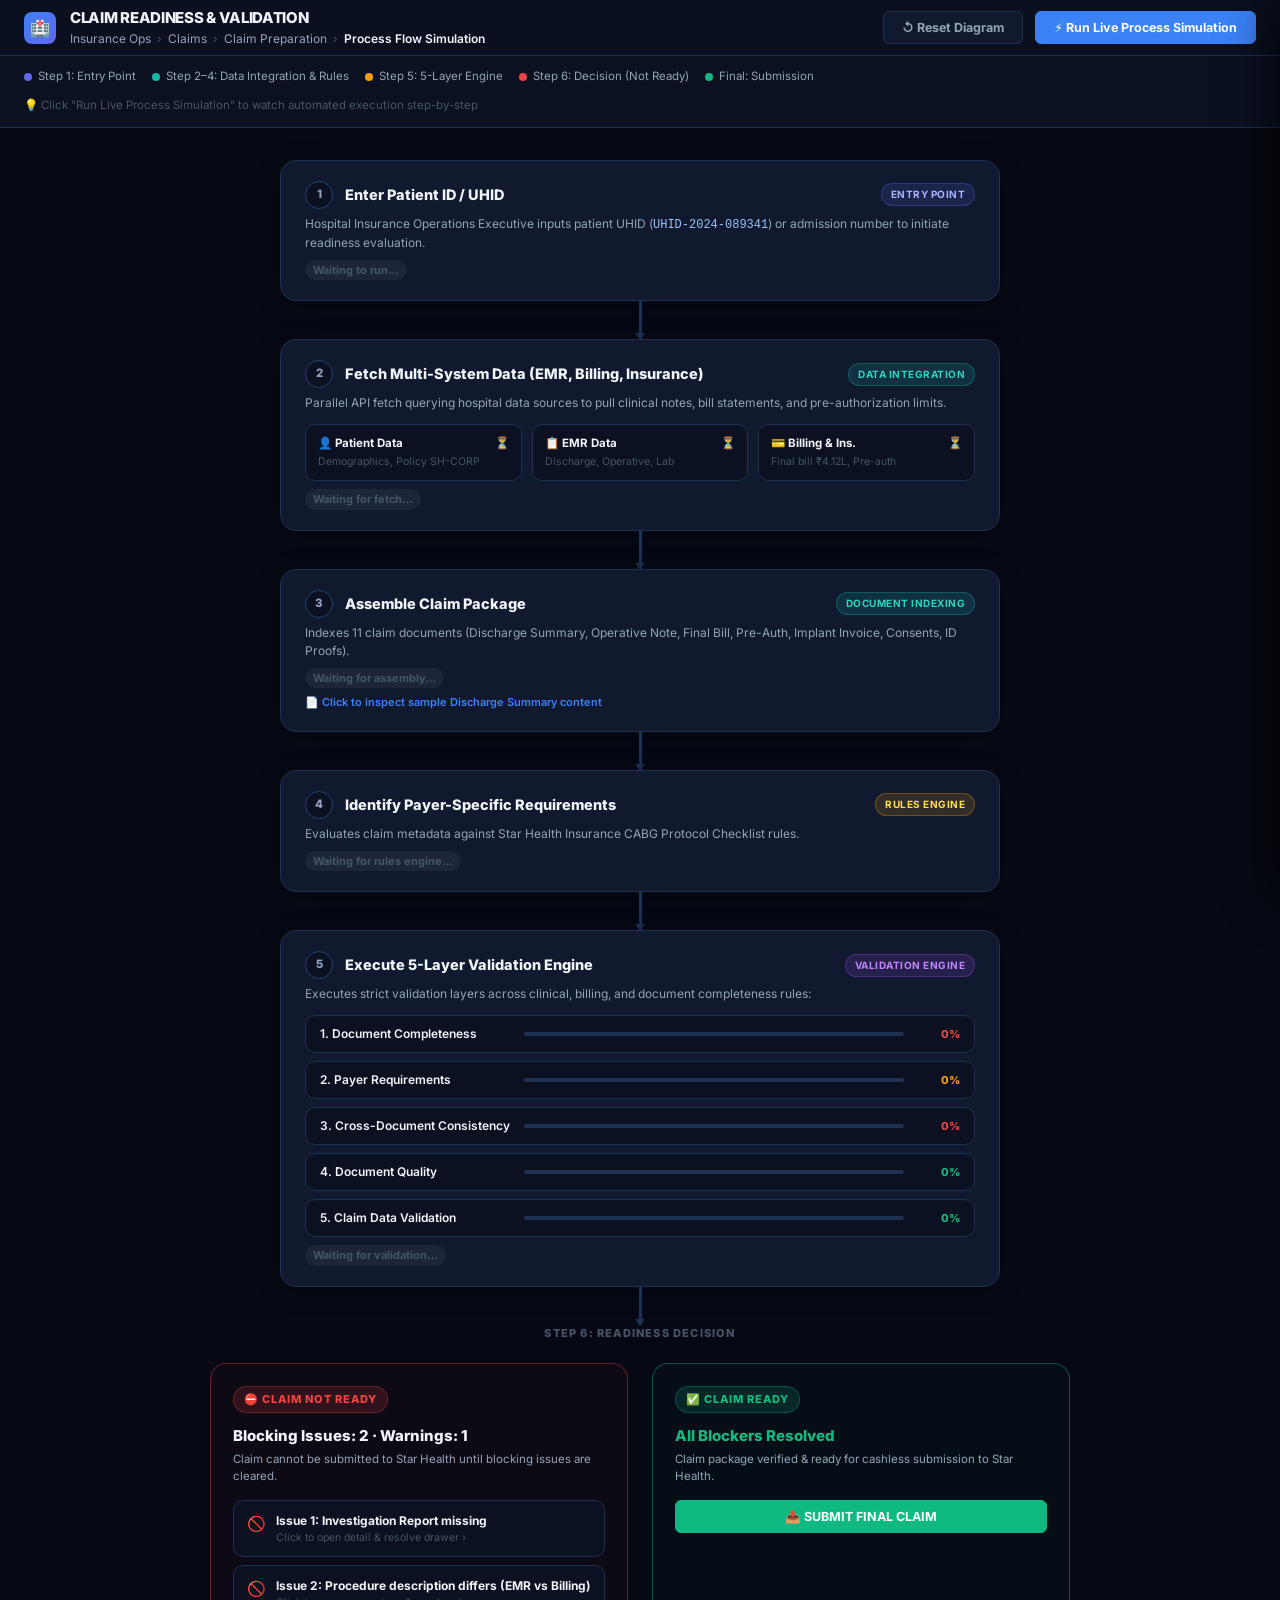
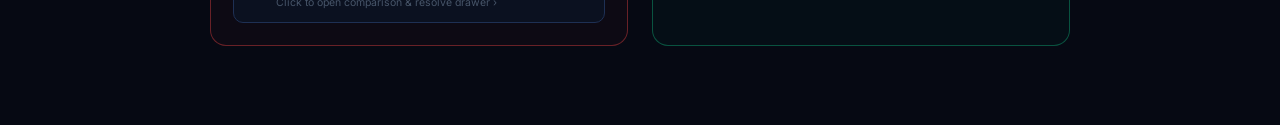
<file: carepulse-flows/claim_readiness.html>
<!DOCTYPE html>
<html lang="en">
<head>
  <meta charset="UTF-8" />
  <meta name="viewport" content="width=device-width, initial-scale=1.0" />
  <title>Claim Readiness & Validation — Interactive Process Flowchart</title>
  <link rel="preconnect" href="https://fonts.googleapis.com" />
  <link href="https://fonts.googleapis.com/css2?family=Inter:wght@300;400;500;600;700;800&family=JetBrains+Mono:wght@400;500;600&display=swap" rel="stylesheet" />
  <style>
    :root {
      --bg-base: #060913;
      --bg-surface: #0b1120;
      --bg-card: #10192e;
      --bg-card2: #16223b;
      --bg-hover: #1c2b4a;
      --border: #1e3054;
      --border-light: #2a416e;
      --text-primary: #f0f4fc;
      --text-secondary: #94a3b8;
      --text-muted: #475569;
      --accent: #3b82f6;
      --accent-glow: rgba(59,130,246,.35);
      --green: #10b981;
      --green-dim: #064e3b;
      --green-glow: rgba(16,185,129,.35);
      --amber: #f59e0b;
      --amber-dim: #78350f;
      --amber-glow: rgba(245,158,11,.3);
      --red: #ef4444;
      --red-dim: #7f1d1d;
      --red-glow: rgba(239,68,68,.35);
      --purple: #a855f7;
      --indigo: #6366f1;
      --teal: #14b8a6;
      --radius-sm: 6px;
      --radius-md: 10px;
      --radius-lg: 16px;
      --radius-xl: 24px;
      --transition: all .25s cubic-bezier(.4,0,.2,1);
    }

    *, *::before, *::after { box-sizing: border-box; margin: 0; padding: 0; }
    html { font-size: 14px; scroll-behavior: smooth; }
    body {
      font-family: 'Inter', system-ui, sans-serif;
      background: var(--bg-base);
      color: var(--text-primary);
      min-height: 100vh;
      display: flex; flex-direction: column;
      overflow-x: hidden;
      line-height: 1.5;
    }

    ::-webkit-scrollbar { width: 6px; height: 6px; }
    ::-webkit-scrollbar-track { background: var(--bg-surface); }
    ::-webkit-scrollbar-thumb { background: var(--border-light); border-radius: 99px; }

    .topbar {
      height: 56px; padding: 0 24px;
      background: rgba(11,17,32,.95);
      border-bottom: 1px solid var(--border);
      backdrop-filter: blur(12px);
      display: flex; align-items: center; justify-content: space-between;
      position: sticky; top: 0; z-index: 100;
    }
    .topbar-left { display: flex; align-items: center; gap: 14px; }
    .logo-badge {
      width: 32px; height: 32px; border-radius: 8px;
      background: linear-gradient(135deg, var(--accent), var(--indigo));
      display: flex; align-items: center; justify-content: center;
      font-size: 16px; flex-shrink: 0;
    }
    .topbar-title { font-size: 15px; font-weight: 800; letter-spacing: -.3px; }
    .breadcrumb { font-size: 12px; color: var(--text-muted); display: flex; align-items: center; gap: 6px; }
    .breadcrumb span { color: var(--text-secondary); }
    .breadcrumb strong { color: var(--text-primary); font-weight: 600; }
    .topbar-right { display: flex; align-items: center; gap: 12px; }

    .btn {
      display: inline-flex; align-items: center; gap: 6px;
      padding: 8px 18px; border-radius: var(--radius-sm);
      font-size: 12.5px; font-weight: 700; cursor: pointer;
      border: 1px solid transparent; transition: var(--transition);
      font-family: inherit; white-space: nowrap;
    }
    .btn-primary { background: var(--accent); color: #fff; border-color: var(--accent); }
    .btn-primary:hover { background: #2563eb; box-shadow: 0 0 20px var(--accent-glow); transform: translateY(-1px); }
    .btn-ghost { background: var(--bg-card); color: var(--text-secondary); border-color: var(--border); }
    .btn-ghost:hover { background: var(--bg-hover); color: var(--text-primary); border-color: var(--border-light); }
    .btn-success { background: var(--green); color: #fff; border-color: var(--green); }
    .btn-success:hover { background: #059669; box-shadow: 0 0 20px var(--green-glow); }

    .sim-banner {
      display: none; padding: 10px 24px;
      background: linear-gradient(90deg, rgba(59,130,246,.15), rgba(99,102,241,.15));
      border-bottom: 1px solid rgba(59,130,246,.3);
      font-size: 12.5px; color: #93c5fd; font-weight: 600;
      align-items: center; justify-content: space-between;
    }
    .sim-banner.active { display: flex; animation: fadeIn .3s ease; }
    .sim-status { display: flex; align-items: center; gap: 10px; }
    .sim-spinner {
      width: 14px; height: 14px; border: 2px solid var(--accent);
      border-top-color: transparent; border-radius: 50%;
      animation: spin .6s linear infinite;
    }
    @keyframes spin { to { transform: rotate(360deg); } }

    .controls-bar {
      padding: 12px 24px; background: var(--bg-surface);
      border-bottom: 1px solid var(--border);
      display: flex; align-items: center; justify-content: space-between; flex-wrap: wrap; gap: 12px;
    }
    .flow-legend { display: flex; align-items: center; gap: 16px; font-size: 11.5px; color: var(--text-secondary); }
    .legend-item { display: flex; align-items: center; gap: 6px; }
    .legend-dot { width: 8px; height: 8px; border-radius: 50%; }
    .dot-input { background: var(--indigo); }
    .dot-fetch { background: var(--teal); }
    .dot-val { background: var(--amber); }
    .dot-blocking { background: var(--red); }
    .dot-ready { background: var(--green); }

    .flow-canvas {
      flex: 1; padding: 32px 24px 80px;
      display: flex; flex-direction: column; align-items: center;
      position: relative; overflow-y: auto;
    }

    .flow-tree {
      display: flex; flex-direction: column; align-items: center;
      gap: 0; width: 100%; max-width: 900px; position: relative;
    }

    .flow-node {
      width: 100%; max-width: 720px;
      background: var(--bg-card);
      border: 1.5px solid var(--border);
      border-radius: var(--radius-lg);
      padding: 20px 24px; position: relative;
      cursor: pointer; transition: var(--transition);
      box-shadow: 0 4px 24px rgba(0,0,0,.3);
    }
    .flow-node:hover {
      border-color: var(--accent); transform: translateY(-2px);
      box-shadow: 0 8px 32px var(--accent-glow);
    }
    .flow-node.active-step {
      border-color: var(--accent)!important;
      background: var(--bg-card2)!important;
      box-shadow: 0 0 32px var(--accent-glow)!important;
      transform: scale(1.02);
    }
    .flow-node.step-completed {
      border-color: rgba(16,185,129,.4);
      box-shadow: 0 0 16px rgba(16,185,129,.1);
    }

    .node-header { display: flex; align-items: center; gap: 12px; margin-bottom: 6px; }
    .node-num {
      width: 28px; height: 28px; border-radius: 50%;
      background: var(--bg-surface); border: 1.5px solid var(--border-light);
      display: flex; align-items: center; justify-content: center;
      font-size: 11.5px; font-weight: 800; color: var(--text-secondary);
      flex-shrink: 0; transition: var(--transition);
    }
    .flow-node.active-step .node-num { background: var(--accent); color: #fff; border-color: var(--accent); }
    .flow-node.step-completed .node-num { background: var(--green-dim); color: var(--green); border-color: var(--green); }

    .node-title { font-size: 14.5px; font-weight: 800; color: var(--text-primary); flex: 1; }
    .node-tag {
      font-size: 10px; padding: 3px 9px; border-radius: 99px;
      font-weight: 700; text-transform: uppercase; letter-spacing: .5px;
    }
    .tag-input { background: rgba(99,102,241,.15); color: #a5b4fc; border: 1px solid rgba(99,102,241,.3); }
    .tag-fetch { background: rgba(20,184,166,.15); color: #2dd4bf; border: 1px solid rgba(20,184,166,.3); }
    .tag-rule  { background: rgba(245,158,11,.15); color: #fde047; border: 1px solid rgba(245,158,11,.3); }
    .tag-val   { background: rgba(168,85,247,.15); color: #c084fc; border: 1px solid rgba(168,85,247,.3); }

    .node-desc { font-size: 12px; color: var(--text-secondary); line-height: 1.5; }
    .node-status-badge {
      display: inline-flex; align-items: center; gap: 5px;
      font-size: 11px; font-weight: 700; margin-top: 8px;
      padding: 2px 8px; border-radius: 99px; background: rgba(255,255,255,.05);
      color: var(--text-muted);
    }

    .connector-line {
      width: 3px; height: 38px; background: var(--border);
      position: relative; transition: var(--transition);
    }
    .connector-line::after {
      content: ''; position: absolute; bottom: -1px; left: -4px;
      width: 0; height: 0;
      border-left: 5.5px solid transparent;
      border-right: 5.5px solid transparent;
      border-top: 7px solid var(--border);
      transition: var(--transition);
    }
    .connector-line.active-conn {
      background: linear-gradient(180deg, var(--accent), var(--indigo));
      box-shadow: 0 0 12px var(--accent-glow);
    }
    .connector-line.active-conn::after { border-top-color: var(--indigo); }

    .fetch-grid {
      display: grid; grid-template-columns: repeat(3, 1fr); gap: 10px; margin-top: 12px;
    }
    .fetch-card {
      background: var(--bg-surface); border: 1px solid var(--border);
      border-radius: var(--radius-md); padding: 10px 12px;
      font-size: 11.5px; transition: var(--transition);
    }
    .fetch-card.done { border-color: rgba(16,185,129,.4); background: rgba(16,185,129,.05); }
    .fetch-card-title { font-weight: 700; color: var(--text-primary); margin-bottom: 2px; display: flex; align-items: center; justify-content: space-between; }
    .fetch-card-sub { font-size: 10.5px; color: var(--text-muted); }

    .layer-matrix { display: flex; flex-direction: column; gap: 8px; margin-top: 12px; }
    .layer-item {
      display: flex; align-items: center; justify-content: space-between;
      padding: 9px 14px; background: var(--bg-surface);
      border: 1px solid var(--border); border-radius: var(--radius-md);
      font-size: 12px; transition: var(--transition);
    }
    .layer-bar-track { flex: 1; height: 4px; background: var(--border); border-radius: 99px; margin: 0 14px; overflow: hidden; }
    .layer-bar-fill { height: 100%; border-radius: 99px; width: 0; transition: width .6s ease; }
    .layer-name { font-weight: 600; color: var(--text-primary); width: 190px; flex-shrink: 0; }
    .layer-pct { font-size: 11px; font-weight: 800; width: 42px; text-align: right; flex-shrink: 0; }

    .decision-branch-container {
      width: 100%; max-width: 860px;
      display: grid; grid-template-columns: 1fr 1fr; gap: 24px;
      margin-top: 14px; position: relative;
    }
    .branch-card {
      background: var(--bg-card); border: 1.5px solid var(--border);
      border-radius: var(--radius-lg); padding: 22px; text-align: left;
      transition: var(--transition); position: relative;
    }
    .branch-card.not-ready { border-color: rgba(239,68,68,.4); background: rgba(239,68,68,.03); }
    .branch-card.not-ready.active-branch {
      border-color: var(--red); background: rgba(239,68,68,.08);
      box-shadow: 0 0 32px var(--red-glow); transform: scale(1.02);
    }
    .branch-card.ready { border-color: rgba(16,185,129,.4); background: rgba(16,185,129,.03); }
    .branch-card.ready.active-branch {
      border-color: var(--green); background: rgba(16,185,129,.08);
      box-shadow: 0 0 32px var(--green-glow); transform: scale(1.02);
    }

    .branch-badge {
      display: inline-flex; align-items: center; gap: 6px;
      font-size: 11px; font-weight: 800; text-transform: uppercase; letter-spacing: 1px;
      padding: 4px 10px; border-radius: 99px; margin-bottom: 12px;
    }
    .branch-badge.nr { background: rgba(239,68,68,.15); color: var(--red); border: 1px solid rgba(239,68,68,.3); }
    .branch-badge.r  { background: rgba(16,185,129,.15); color: var(--green); border: 1px solid rgba(16,185,129,.3); }

    .issue-pill-list { display: flex; flex-direction: column; gap: 8px; margin-top: 14px; }
    .issue-pill {
      display: flex; align-items: flex-start; gap: 10px;
      padding: 11px 13px; border-radius: var(--radius-md);
      background: var(--bg-surface); border: 1px solid var(--border);
      font-size: 12px; cursor: pointer; transition: var(--transition);
    }
    .issue-pill:hover { border-color: var(--red); background: var(--bg-hover); transform: translateX(3px); }
    .issue-pill.resolved { border-color: rgba(16,185,129,.3); opacity: .7; }
    .issue-pill-icon { font-size: 15px; flex-shrink: 0; margin-top: 1px; }

    .drawer-overlay {
      display: none; position: fixed; inset: 0; z-index: 200;
      background: rgba(0,0,0,.6); backdrop-filter: blur(4px);
    }
    .drawer-overlay.open { display: block; }
    .drawer {
      position: fixed; top: 0; right: -580px; bottom: 0; width: 580px;
      background: var(--bg-card); border-left: 1px solid var(--border);
      z-index: 201; display: flex; flex-direction: column;
      transition: right .35s cubic-bezier(.4,0,.2,1);
      box-shadow: -10px 0 40px rgba(0,0,0,.6);
    }
    .drawer.open { right: 0; }
    .drawer-header {
      padding: 20px 24px; border-bottom: 1px solid var(--border);
      background: var(--bg-card2);
      display: flex; align-items: center; justify-content: space-between;
    }
    .drawer-title { font-size: 15px; font-weight: 800; }
    .close-btn {
      width: 28px; height: 28px; border-radius: 50%;
      background: var(--bg-surface); border: 1px solid var(--border);
      color: var(--text-muted); cursor: pointer;
      display: flex; align-items: center; justify-content: center; transition: var(--transition);
    }
    .close-btn:hover { background: var(--bg-hover); color: var(--text-primary); }

    .drawer-body { padding: 22px 24px; overflow-y: auto; flex: 1; display: flex; flex-direction: column; gap: 18px; }
    .drawer-footer {
      padding: 16px 24px; border-top: 1px solid var(--border);
      background: var(--bg-card2); display: flex; gap: 10px; justify-content: flex-end;
    }

    .detail-group { display: flex; flex-direction: column; gap: 6px; }
    .detail-label { font-size: 10px; font-weight: 700; text-transform: uppercase; letter-spacing: 1px; color: var(--text-muted); }
    .detail-val { font-size: 12.5px; color: var(--text-primary); line-height: 1.6; }
    .detail-box-warn {
      background: rgba(245,158,11,.1); border: 1px solid rgba(245,158,11,.25);
      border-radius: var(--radius-sm); padding: 10px 12px; color: #fde047; font-size: 12px;
    }

    .comparison-grid { display: grid; grid-template-columns: 1fr 1fr; gap: 10px; margin-top: 4px; }
    .comp-col { background: var(--bg-surface); border: 1px solid var(--border); border-radius: var(--radius-md); padding: 12px; }
    .comp-title { font-size: 11px; font-weight: 700; color: var(--text-secondary); margin-bottom: 6px; }
    .comp-text { font-family: 'JetBrains Mono', monospace; font-size: 11px; line-height: 1.7; color: var(--text-secondary); white-space: pre-wrap; }
    .mismatch-highlight { background: rgba(239,68,68,.25); color: #fca5a5; padding: 1px 4px; border-radius: 3px; font-weight: 600; }
    .match-ok { color: var(--green); }

    .modal-overlay {
      display: none; position: fixed; inset: 0; z-index: 300;
      background: rgba(0,0,0,.7); backdrop-filter: blur(6px);
      align-items: center; justify-content: center;
    }
    .modal-overlay.open { display: flex; }
    .modal {
      background: var(--bg-card); border: 1px solid var(--border);
      border-radius: var(--radius-xl); width: 680px; max-height: 85vh;
      display: flex; flex-direction: column; overflow: hidden;
      box-shadow: 0 24px 80px rgba(0,0,0,.7);
    }
    .modal-header {
      padding: 18px 24px; border-bottom: 1px solid var(--border); background: var(--bg-card2);
      display: flex; align-items: center; justify-content: space-between;
    }
    .modal-body { padding: 20px 24px; overflow-y: auto; flex: 1; }
    .doc-preview-content {
      background: var(--bg-surface); border: 1px solid var(--border);
      border-radius: var(--radius-md); padding: 18px;
      font-family: 'JetBrains Mono', monospace; font-size: 11.5px;
      color: var(--text-secondary); line-height: 1.8; white-space: pre-wrap;
    }

    @keyframes fadeIn { from{opacity:0;} to{opacity:1;} }
  </style>
</head>
<body>

<nav class="topbar">
  <div class="topbar-left">
    <div class="logo-badge">🏥</div>
    <div>
      <div class="topbar-title">CLAIM READINESS &amp; VALIDATION</div>
      <div class="breadcrumb">
        <span>Insurance Ops</span> &rsaquo;
        <span>Claims</span> &rsaquo;
        <span>Claim Preparation</span> &rsaquo;
        <strong>Process Flow Simulation</strong>
      </div>
    </div>
  </div>
  <div class="topbar-right">
    <button class="btn btn-ghost" onclick="resetFlow()">↺ Reset Diagram</button>
    <button class="btn btn-primary" onclick="runSimulationSequence()">⚡ Run Live Process Simulation</button>
  </div>
</nav>

<div class="sim-banner" id="sim-banner">
  <div class="sim-status">
    <div class="sim-spinner"></div>
    <span id="sim-banner-text">Running Process Simulation: Step 1 of 5 — Patient Identifier Entry</span>
  </div>
  <button class="btn btn-ghost" style="padding:3px 10px;font-size:11px" onclick="stopSimulation()">Stop Simulation</button>
</div>

<div class="controls-bar">
  <div class="flow-legend">
    <span class="legend-item"><span class="legend-dot dot-input"></span> Step 1: Entry Point</span>
    <span class="legend-item"><span class="legend-dot dot-fetch"></span> Step 2–4: Data Integration &amp; Rules</span>
    <span class="legend-item"><span class="legend-dot dot-val"></span> Step 5: 5-Layer Engine</span>
    <span class="legend-item"><span class="legend-dot dot-blocking"></span> Step 6: Decision (Not Ready)</span>
    <span class="legend-item"><span class="legend-dot dot-ready"></span> Final: Submission</span>
  </div>
  <div style="font-size:11.5px;color:var(--text-muted)">💡 Click "Run Live Process Simulation" to watch automated execution step-by-step</div>
</div>

<main class="flow-canvas">
  <div class="flow-tree">

    <!-- NODE 1: Patient ID Entry -->
    <div class="flow-node" id="node-1" onclick="selectNode(1)">
      <div class="node-header">
        <div class="node-num" id="num-1">1</div>
        <div class="node-title">Enter Patient ID / UHID</div>
        <span class="node-tag tag-input">Entry Point</span>
      </div>
      <div class="node-desc">Hospital Insurance Operations Executive inputs patient UHID (<code style="color:#93c5fd">UHID-2024-089341</code>) or admission number to initiate readiness evaluation.</div>
      <div class="node-status-badge" id="stat-1">Waiting to run…</div>
    </div>

    <div class="connector-line" id="conn-1"></div>

    <!-- NODE 2: Multi-System Data Fetch -->
    <div class="flow-node" id="node-2" onclick="selectNode(2)">
      <div class="node-header">
        <div class="node-num" id="num-2">2</div>
        <div class="node-title">Fetch Multi-System Data (EMR, Billing, Insurance)</div>
        <span class="node-tag tag-fetch">Data Integration</span>
      </div>
      <div class="node-desc">Parallel API fetch querying hospital data sources to pull clinical notes, bill statements, and pre-authorization limits.</div>
      <div class="fetch-grid">
        <div class="fetch-card" id="fc-0">
          <div class="fetch-card-title"><span>👤 Patient Data</span><span id="fcs-0">⏳</span></div>
          <div class="fetch-card-sub">Demographics, Policy SH-CORP</div>
        </div>
        <div class="fetch-card" id="fc-1">
          <div class="fetch-card-title"><span>📋 EMR Data</span><span id="fcs-1">⏳</span></div>
          <div class="fetch-card-sub">Discharge, Operative, Lab</div>
        </div>
        <div class="fetch-card" id="fc-2">
          <div class="fetch-card-title"><span>💳 Billing &amp; Ins.</span><span id="fcs-2">⏳</span></div>
          <div class="fetch-card-sub">Final bill ₹4.12L, Pre-auth</div>
        </div>
      </div>
      <div class="node-status-badge" id="stat-2">Waiting for fetch…</div>
    </div>

    <div class="connector-line" id="conn-2"></div>

    <!-- NODE 3: Assemble Claim Package -->
    <div class="flow-node" id="node-3" onclick="selectNode(3)">
      <div class="node-header">
        <div class="node-num" id="num-3">3</div>
        <div class="node-title">Assemble Claim Package</div>
        <span class="node-tag tag-fetch">Document Indexing</span>
      </div>
      <div class="node-desc">Indexes 11 claim documents (Discharge Summary, Operative Note, Final Bill, Pre-Auth, Implant Invoice, Consents, ID Proofs).</div>
      <div class="node-status-badge" id="stat-3">Waiting for assembly…</div>
      <div style="margin-top:6px;font-size:11px;color:var(--accent);font-weight:600;cursor:pointer" onclick="event.stopPropagation(); openDocModal('discharge-summary')">📄 Click to inspect sample Discharge Summary content</div>
    </div>

    <div class="connector-line" id="conn-3"></div>

    <!-- NODE 4: Identify Payer Requirements -->
    <div class="flow-node" id="node-4" onclick="selectNode(4)">
      <div class="node-header">
        <div class="node-num" id="num-4">4</div>
        <div class="node-title">Identify Payer-Specific Requirements</div>
        <span class="node-tag tag-rule">Rules Engine</span>
      </div>
      <div class="node-desc">Evaluates claim metadata against Star Health Insurance CABG Protocol Checklist rules.</div>
      <div class="node-status-badge" id="stat-4">Waiting for rules engine…</div>
    </div>

    <div class="connector-line" id="conn-4"></div>

    <!-- NODE 5: Run 5-Layer Validation -->
    <div class="flow-node" id="node-5" onclick="selectNode(5)">
      <div class="node-header">
        <div class="node-num" id="num-5">5</div>
        <div class="node-title">Execute 5-Layer Validation Engine</div>
        <span class="node-tag tag-val">Validation Engine</span>
      </div>
      <div class="node-desc">Executes strict validation layers across clinical, billing, and document completeness rules:</div>
      <div class="layer-matrix">
        <div class="layer-item">
          <span class="layer-name">1. Document Completeness</span>
          <div class="layer-bar-track"><div class="layer-bar-fill" id="lfill-0" style="background:var(--red)"></div></div>
          <span class="layer-pct" id="lpct-0" style="color:var(--red)">0%</span>
        </div>
        <div class="layer-item">
          <span class="layer-name">2. Payer Requirements</span>
          <div class="layer-bar-track"><div class="layer-bar-fill" id="lfill-1" style="background:var(--amber)"></div></div>
          <span class="layer-pct" id="lpct-1" style="color:var(--amber)">0%</span>
        </div>
        <div class="layer-item">
          <span class="layer-name">3. Cross-Document Consistency</span>
          <div class="layer-bar-track"><div class="layer-bar-fill" id="lfill-2" style="background:var(--red)"></div></div>
          <span class="layer-pct" id="lpct-2" style="color:var(--red)">0%</span>
        </div>
        <div class="layer-item">
          <span class="layer-name">4. Document Quality</span>
          <div class="layer-bar-track"><div class="layer-bar-fill" id="lfill-3" style="background:var(--green)"></div></div>
          <span class="layer-pct" id="lpct-3" style="color:var(--green)">0%</span>
        </div>
        <div class="layer-item">
          <span class="layer-name">5. Claim Data Validation</span>
          <div class="layer-bar-track"><div class="layer-bar-fill" id="lfill-4" style="background:var(--green)"></div></div>
          <span class="layer-pct" id="lpct-4" style="color:var(--green)">0%</span>
        </div>
      </div>
      <div class="node-status-badge" id="stat-5">Waiting for validation…</div>
    </div>

    <div class="connector-line" id="conn-5"></div>

    <!-- NODE 6: Decision Hub -->
    <div style="font-size:11px;font-weight:800;text-transform:uppercase;letter-spacing:1.2px;color:var(--text-muted);margin-bottom:8px">STEP 6: READINESS DECISION</div>

    <div class="decision-branch-container">

      <div class="branch-card not-ready" id="branch-not-ready">
        <div class="branch-badge nr">⛔ CLAIM NOT READY</div>
        <div style="font-size:15px;font-weight:800;color:var(--text-primary);margin-bottom:4px">Blocking Issues: <span id="cnt-blocking">2</span> · Warnings: 1</div>
        <div style="font-size:11.5px;color:var(--text-secondary)">Claim cannot be submitted to Star Health until blocking issues are cleared.</div>

        <div class="issue-pill-list">
          <div class="issue-pill" id="pill-1" onclick="openDrawer('issue1')">
            <span class="issue-pill-icon" id="picon-1">🚫</span>
            <div>
              <div style="font-weight:700;color:var(--text-primary)" id="ptitle-1">Issue 1: Investigation Report missing</div>
              <div style="font-size:10.5px;color:var(--text-muted)" id="psub-1">Click to open detail &amp; resolve drawer ›</div>
            </div>
          </div>
          <div class="issue-pill" id="pill-2" onclick="openDrawer('issue2')">
            <span class="issue-pill-icon" id="picon-2">🚫</span>
            <div>
              <div style="font-weight:700;color:var(--text-primary)" id="ptitle-2">Issue 2: Procedure description differs (EMR vs Billing)</div>
              <div style="font-size:10.5px;color:var(--text-muted)" id="psub-2">Click to open comparison &amp; resolve drawer ›</div>
            </div>
          </div>
        </div>
      </div>

      <div class="branch-card ready" id="branch-ready">
        <div class="branch-badge r">✅ CLAIM READY</div>
        <div style="font-size:15px;font-weight:800;color:var(--green);margin-bottom:4px">All Blockers Resolved</div>
        <div style="font-size:11.5px;color:var(--text-secondary);margin-bottom:14px">Claim package verified &amp; ready for cashless submission to Star Health.</div>
        <button class="btn btn-success" id="btn-submit" style="width:100%;justify-content:center" onclick="submitFinalClaim()">
          📤 SUBMIT FINAL CLAIM
        </button>
      </div>

    </div>

  </div>
</main>

<div class="drawer-overlay" id="drawer-overlay" onclick="closeDrawer()"></div>
<div class="drawer" id="drawer">
  <div class="drawer-header">
    <div>
      <div class="drawer-title" id="drawer-title">Issue Detail</div>
      <div style="font-size:11px;color:var(--text-muted)" id="drawer-subtitle">Validation Finding</div>
    </div>
    <div class="close-btn" onclick="closeDrawer()">✕</div>
  </div>
  <div class="drawer-body" id="drawer-body">
  </div>
  <div class="drawer-footer" id="drawer-footer">
  </div>
</div>

<div class="modal-overlay" id="modal-overlay" onclick="closeDocModal(event)">
  <div class="modal" onclick="event.stopPropagation()">
    <div class="modal-header">
      <div style="font-weight:700;font-size:14px" id="modal-title">Document Preview</div>
      <div class="close-btn" onclick="closeDocModal()">✕</div>
    </div>
    <div class="modal-body">
      <div class="doc-preview-content" id="modal-content"></div>
    </div>
  </div>
</div>

<script>
let issue1Resolved = false;
let issue2Resolved = false;

function selectNode(id) {
  for (let i = 1; i <= 5; i++) {
    const el = document.getElementById('node-' + i);
    if (el) el.classList.toggle('active-step', i === id);
  }
}

function runSimulationSequence() {
  resetFlow();
  document.getElementById('sim-banner').classList.add('active');

  const bannerText = document.getElementById('sim-banner-text');

  bannerText.textContent = "Simulation Step 1 of 5: Validating Patient Identifier (UHID-2024-089341)…";
  selectNode(1);
  document.getElementById('stat-1').textContent = "⚡ Active";
  document.getElementById('stat-1').style.color = "#93c5fd";

  setTimeout(() => {
    document.getElementById('stat-1').textContent = "✓ Patient Found (Rajesh Kumar Sharma)";
    document.getElementById('stat-1').style.color = "var(--green)";
    document.getElementById('node-1').classList.add('step-completed');
    document.getElementById('conn-1').classList.add('active-conn');

    bannerText.textContent = "Simulation Step 2 of 5: Fetching EMR, Billing & Pre-Auth Records…";
    selectNode(2);
    document.getElementById('stat-2').textContent = "⚡ Fetching from APIs…";
    document.getElementById('stat-2').style.color = "#93c5fd";

    setTimeout(() => {
      document.getElementById('fc-0').classList.add('done'); document.getElementById('fcs-0').textContent = "✓";
    }, 400);
    setTimeout(() => {
      document.getElementById('fc-1').classList.add('done'); document.getElementById('fcs-1').textContent = "✓";
    }, 800);
    setTimeout(() => {
      document.getElementById('fc-2').classList.add('done'); document.getElementById('fcs-2').textContent = "✓";
      document.getElementById('stat-2').textContent = "✓ All Data Streams Loaded";
      document.getElementById('stat-2').style.color = "var(--green)";
      document.getElementById('node-2').classList.add('step-completed');
      document.getElementById('conn-2').classList.add('active-conn');

      bannerText.textContent = "Simulation Step 3 of 5: Indexing Claim Document Package…";
      selectNode(3);
      document.getElementById('stat-3').textContent = "⚡ Indexing 11 Documents…";
      document.getElementById('stat-3').style.color = "#93c5fd";

      setTimeout(() => {
        document.getElementById('stat-3').textContent = "✓ Package Assembled (11 Documents)";
        document.getElementById('stat-3').style.color = "var(--green)";
        document.getElementById('node-3').classList.add('step-completed');
        document.getElementById('conn-3').classList.add('active-conn');

        bannerText.textContent = "Simulation Step 4 of 5: Matching Payer Rules (Star Health CABG Checklist)…";
        selectNode(4);
        document.getElementById('stat-4').textContent = "⚡ Evaluating Payer Protocol…";
        document.getElementById('stat-4').style.color = "#93c5fd";

        setTimeout(() => {
          document.getElementById('stat-4').textContent = "✓ Protocol Matched (Star Health CABG v3.2)";
          document.getElementById('stat-4').style.color = "var(--green)";
          document.getElementById('node-4').classList.add('step-completed');
          document.getElementById('conn-4').classList.add('active-conn');

          bannerText.textContent = "Simulation Step 5 of 5: Running 5-Layer Validation Engine…";
          selectNode(5);
          document.getElementById('stat-5').textContent = "⚡ Running Layer Rules…";
          document.getElementById('stat-5').style.color = "#93c5fd";

          const pcts = [82, 80, 70, 100, 95];
          pcts.forEach((p, idx) => {
            setTimeout(() => {
              document.getElementById('lfill-' + idx).style.width = p + '%';
              document.getElementById('lpct-' + idx).textContent = p + '%';
            }, idx * 250);
          });

          setTimeout(() => {
            document.getElementById('stat-5').textContent = "⚠️ Validation Complete — 2 Blocking Issues";
            document.getElementById('stat-5').style.color = "var(--amber)";
            document.getElementById('node-5').classList.add('step-completed');
            document.getElementById('conn-5').classList.add('active-conn');

            bannerText.textContent = "Simulation Complete! Result: CLAIM NOT READY (2 Blocking Issues). Click issues below to resolve.";
            document.getElementById('branch-not-ready').classList.add('active-branch');
            document.getElementById('sim-banner').style.background = "linear-gradient(90deg, rgba(239,68,68,.2), rgba(245,158,11,.2))";

          }, 1500);

        }, 1200);

      }, 1000);

    }, 1200);

  }, 1000);
}

function stopSimulation() {
  document.getElementById('sim-banner').classList.remove('active');
  selectNode(0);
}

function resetFlow() {
  stopSimulation();
  issue1Resolved = false;
  issue2Resolved = false;

  for (let i = 1; i <= 5; i++) {
    const n = document.getElementById('node-' + i);
    const c = document.getElementById('conn-' + i);
    const s = document.getElementById('stat-' + i);
    if (n) n.classList.remove('active-step', 'step-completed');
    if (c) c.classList.remove('active-conn');
    if (s) { s.textContent = "Waiting to run…"; s.style.color = "var(--text-muted)"; }
  }

  for (let j = 0; j < 3; j++) {
    const fc = document.getElementById('fc-' + j);
    const fcs = document.getElementById('fcs-' + j);
    if (fc) fc.classList.remove('done');
    if (fcs) fcs.textContent = "⏳";
  }

  for (let k = 0; k < 5; k++) {
    const lf = document.getElementById('lfill-' + k);
    const lp = document.getElementById('lpct-' + k);
    if (lf) lf.style.width = "0%";
    if (lp) lp.textContent = "0%";
  }

  document.getElementById('branch-not-ready').classList.remove('active-branch');
  document.getElementById('branch-ready').classList.remove('active-branch');
  document.getElementById('branch-not-ready').style.opacity = '1';
  document.getElementById('cnt-blocking').textContent = '2';

  document.getElementById('pill-1').classList.remove('resolved');
  document.getElementById('picon-1').textContent = '🚫';
  document.getElementById('ptitle-1').textContent = 'Issue 1: Investigation Report missing';
  document.getElementById('psub-1').textContent = 'Click to open detail & resolve drawer ›';

  document.getElementById('pill-2').classList.remove('resolved');
  document.getElementById('picon-2').textContent = '🚫';
  document.getElementById('ptitle-2').textContent = 'Issue 2: Procedure description differs (EMR vs Billing)';
  document.getElementById('psub-2').textContent = 'Click to open comparison & resolve drawer ›';
}

function openDrawer(issueId) {
  document.getElementById('drawer-overlay').classList.add('open');
  document.getElementById('drawer').classList.add('open');

  const body = document.getElementById('drawer-body');
  const footer = document.getElementById('drawer-footer');

  if (issueId === 'issue1') {
    document.getElementById('drawer-title').textContent = 'Investigation Report Missing';
    document.getElementById('drawer-subtitle').textContent = 'Blocking Issue #1 · Document Completeness';

    body.innerHTML = `
      <div class="detail-group">
        <div class="detail-label">Issue Finding</div>
        <div class="detail-val">The Investigation Report (ECG, Echocardiogram, CBC, LFT, RFT) is absent from the assembled claim package.</div>
      </div>
      <div class="detail-group">
        <div class="detail-label">Rule Source</div>
        <div class="detail-val" style="color:var(--indigo);font-weight:700">Payer Engine · Star Health CABG Protocol v3.2</div>
      </div>
      <div class="detail-group">
        <div class="detail-label">Why It Matters</div>
        <div class="detail-box-warn">Star Health requires pre-operative lab/cardiology test reports to verify surgical indication. Without this, the claim will be rejected immediately during adjudication.</div>
      </div>
      <div class="detail-group">
        <div class="detail-label">Suggested Action</div>
        <div class="detail-val">Request Lab / Cardiology team to upload pre-op investigation reports for admission date 04 Aug 2024.</div>
      </div>
      <div class="detail-group">
        <div class="detail-label">Responsible Team</div>
        <div style="font-size:12px;color:#a5b4fc;font-weight:700">👥 Cardiology Lab · Medical Records Department (MRD)</div>
      </div>
    `;

    footer.innerHTML = `
      <button class="btn btn-ghost" onclick="closeDrawer()">Cancel</button>
      <button class="btn btn-primary" onclick="resolveIssue(1)">✓ Resolve &amp; Upload Report</button>
    `;
  } else if (issueId === 'issue2') {
    document.getElementById('drawer-title').textContent = 'Procedure Description Mismatch';
    document.getElementById('drawer-subtitle').textContent = 'Blocking Issue #2 · Cross-Document Consistency';

    body.innerHTML = `
      <div class="detail-group">
        <div class="detail-label">Issue Finding</div>
        <div class="detail-val">The procedure description in the EMR Discharge Summary does not match the procedure itemized in the Final Bill.</div>
      </div>
      <div class="detail-group">
        <div class="detail-label">Cross-Record Comparison View</div>
        <div class="comparison-grid">
          <div class="comp-col">
            <div class="comp-title">EMR Discharge Summary</div>
            <div class="comp-text">
Procedure: CABG
Type: <span class="match-ok">Off-pump, 3-vessel</span>
Grafts: <span class="mismatch-highlight">LIMA + 2 SVGs</span>
CPT: 33533 + 33534
            </div>
          </div>
          <div class="comp-col">
            <div class="comp-title">Billing Final Bill</div>
            <div class="comp-text">
Procedure: CABG
Type: <span class="mismatch-highlight">On-pump, 2-vessel</span>
Grafts: <span class="mismatch-highlight">SVG only</span>
CPT: <span class="mismatch-highlight">33510</span>
            </div>
          </div>
        </div>
      </div>
      <div class="detail-group">
        <div class="detail-label">Why It Matters</div>
        <div class="detail-box-warn">Payers run automated CPT code consistency algorithms. A discrepancy between clinical surgical notes and billing line items triggers claim suspension or audit.</div>
      </div>
      <div class="detail-group">
        <div class="detail-label">Suggested Action</div>
        <div class="detail-val">Update the billing record to match surgeon's operative note (Off-pump 3-vessel CABG, CPT 33533+33534).</div>
      </div>
    `;

    footer.innerHTML = `
      <button class="btn btn-ghost" onclick="closeDrawer()">Review Later</button>
      <button class="btn btn-primary" onclick="resolveIssue(2)">✓ Resolve &amp; Update Billing</button>
    `;
  }
}

function closeDrawer() {
  document.getElementById('drawer-overlay').classList.remove('open');
  document.getElementById('drawer').classList.remove('open');
}

function resolveIssue(id) {
  closeDrawer();
  if (id === 1) {
    issue1Resolved = true;
    document.getElementById('pill-1').classList.add('resolved');
    document.getElementById('picon-1').textContent = '✅';
    document.getElementById('ptitle-1').textContent = 'Issue 1: Investigation Report uploaded (Resolved)';
    document.getElementById('psub-1').textContent = 'Report attached · Pre-op ECG & Echo validated';
  }
  if (id === 2) {
    issue2Resolved = true;
    document.getElementById('pill-2').classList.add('resolved');
    document.getElementById('picon-2').textContent = '✅';
    document.getElementById('ptitle-2').textContent = 'Issue 2: Procedure description corrected (Resolved)';
    document.getElementById('psub-2').textContent = 'Billing updated to CPT 33533 + 33534';
  }

  const remaining = (!issue1Resolved ? 1 : 0) + (!issue2Resolved ? 1 : 0);
  document.getElementById('cnt-blocking').textContent = remaining;

  if (issue1Resolved && issue2Resolved) {
    document.getElementById('branch-not-ready').classList.remove('active-branch');
    document.getElementById('branch-not-ready').style.opacity = '0.4';
    document.getElementById('branch-ready').classList.add('active-branch');
    document.getElementById('sim-banner-text').textContent = '🎉 All Blocking Validation Issues Resolved! Claim is now READY for final submission.';
  }
}

function submitFinalClaim() {
  if (!issue1Resolved || !issue2Resolved) {
    alert('⚠️ Please click and resolve both blocking issues first to clear the claim for submission!');
    return;
  }
  alert(`📤 FINAL CLAIM SUBMITTED SUCCESSFULLY!\nReference Number: SH-CLM-2024-091233\nSubmitted to Star Health Insurance.`);
}

function openDocModal(docType) {
  document.getElementById('modal-overlay').classList.add('open');
  document.getElementById('modal-title').textContent = 'Sample Document: Discharge Summary';
  document.getElementById('modal-content').textContent = `DISCHARGE SUMMARY (CLINICAL RECORD)
==================================================
Hospital: MedCore Cardiac Centre
Patient: Rajesh Kumar Sharma  |  UHID: UHID-2024-089341
Admission: 04 Aug 2024        |  Discharge: 11 Aug 2024

PRIMARY DIAGNOSIS:
  Coronary Artery Disease - Triple Vessel Disease (ICD-10: I25.10)

PRIMARY PROCEDURE:
  Coronary Artery Bypass Grafting (CABG) - Off-pump 3-vessel
  Date: 05 Aug 2024 | Surgeon: Dr. Anil Mehta, M.Ch. (CVTS)
  Grafts: Left Internal Mammary Artery (LIMA) to LAD, SVG to OM, SVG to RCA
  CPT Codes: 33533 + 33534

CONDITION AT DISCHARGE: Stable, afebrile, sternum stable.
DISCHARGE ADVICE: Medications prescribed, follow up in OPD on 18 Aug 2024.`;
}

function closeDocModal(e) {
  if (!e || e.target === document.getElementById('modal-overlay')) {
    document.getElementById('modal-overlay').classList.remove('open');
  }
}
</script>
</body>
</html>
</file>
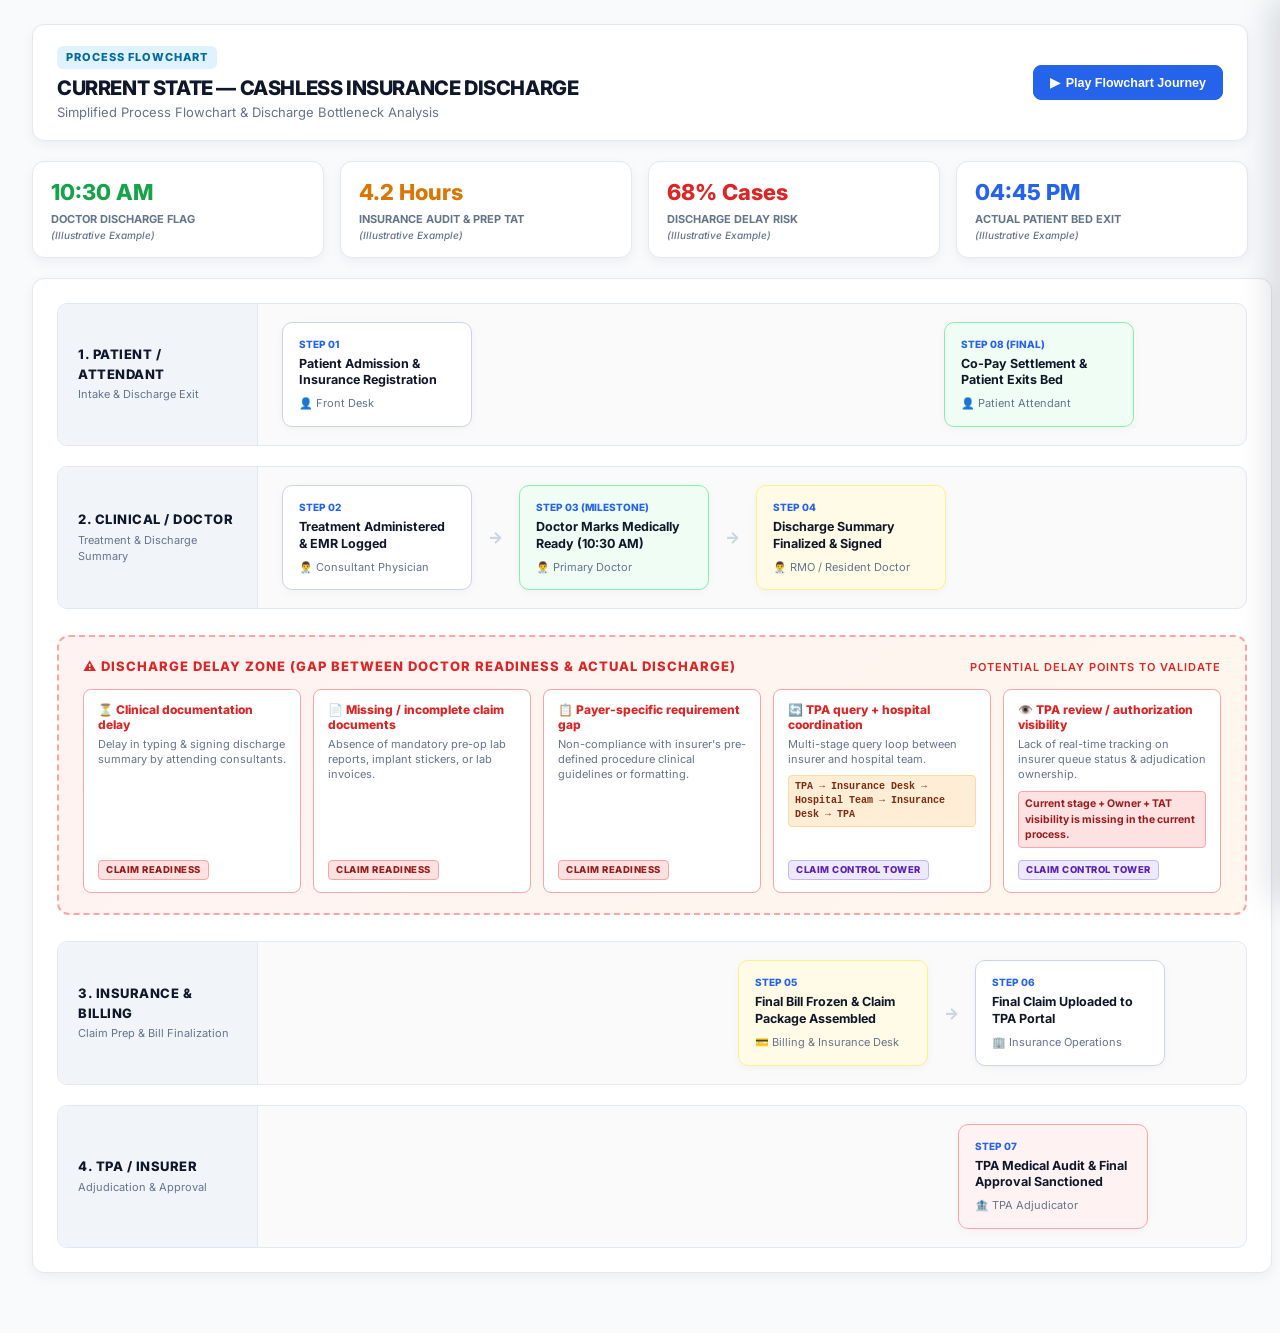
<file: carepulse-flows/current_state_swimlane.html>
<!DOCTYPE html>
<html lang="en">
<head>
  <meta charset="UTF-8" />
  <meta name="viewport" content="width=device-width, initial-scale=1.0" />
  <title>CURRENT STATE — CASHLESS INSURANCE DISCHARGE | Process Flowchart</title>
  <link rel="preconnect" href="https://fonts.googleapis.com" />
  <link href="https://fonts.googleapis.com/css2?family=Inter:wght@400;500;600;700;800&display=swap" rel="stylesheet" />
  <style>
    :root {
      --bg: #f8fafc;
      --card-bg: #ffffff;
      --border: #e2e8f0;
      --border-dark: #cbd5e1;
      --text: #0f172a;
      --text-sub: #64748b;
      
      --blue: #2563eb;
      --blue-bg: #eff6ff;
      --blue-border: #93c5fd;
      
      --amber: #d97706;
      --amber-bg: #fffbe6;
      --amber-border: #fef08a;
      
      --red: #dc2626;
      --red-bg: #fef2f2;
      --red-border: #fca5a5;
      
      --green: #16a34a;
      --green-bg: #f0fdf4;
      --green-border: #86efac;
      
      --purple: #7c3aed;
      --purple-bg: #f5f3ff;
      --purple-border: #c4b5fd;
      
      --radius: 12px;
      --shadow: 0 4px 12px rgba(15,23,42,.05);
      --transition: all .2s ease;
    }

    *, *::before, *::after { box-sizing: border-box; margin: 0; padding: 0; }
    body {
      font-family: 'Inter', system-ui, sans-serif;
      background: var(--bg);
      color: var(--text);
      padding: 24px 32px 60px;
      line-height: 1.5;
    }

    /* ─── HEADER ─────────────────────────────────────────────────── */
    .header {
      display: flex; align-items: center; justify-content: space-between;
      margin-bottom: 20px; background: var(--card-bg); padding: 18px 24px;
      border: 1px solid var(--border); border-radius: var(--radius);
      box-shadow: var(--shadow);
    }
    .header-badge {
      font-size: 11px; font-weight: 800; text-transform: uppercase; letter-spacing: 1px;
      padding: 3px 9px; border-radius: 6px; background: #e0f2fe; color: #0369a1;
      margin-bottom: 4px; display: inline-block;
    }
    .header-title { font-size: 20px; font-weight: 800; color: var(--text); letter-spacing: -.4px; }
    .header-sub { font-size: 13px; color: var(--text-sub); }

    .header-controls { display: flex; align-items: center; gap: 12px; }
    .btn {
      display: inline-flex; align-items: center; gap: 6px;
      padding: 9px 16px; border-radius: 8px; font-size: 12.5px; font-weight: 700;
      cursor: pointer; border: 1px solid var(--border-dark); background: var(--card-bg);
      color: var(--text); transition: var(--transition);
    }
    .btn:hover { background: #f1f5f9; }
    .btn-primary { background: var(--blue); color: #fff; border-color: var(--blue); }
    .btn-primary:hover { background: #1d4ed8; }

    /* ─── KPI SUMMARY BAR ────────────────────────────────────────── */
    .kpi-row {
      display: grid; grid-template-columns: repeat(4, 1fr); gap: 16px; margin-bottom: 20px;
    }
    .kpi-box {
      background: var(--card-bg); border: 1px solid var(--border);
      border-radius: var(--radius); padding: 14px 18px; box-shadow: var(--shadow);
    }
    .kpi-num { font-size: 22px; font-weight: 800; color: var(--text); }
    .kpi-label { font-size: 11px; font-weight: 700; text-transform: uppercase; color: var(--text-sub); margin-top: 2px; }
    .kpi-tag { font-size: 10px; color: var(--text-sub); font-style: italic; font-weight: 500; }

    /* ─── FLOWCHART SWIMLANE BOARD ────────────────────────────────── */
    .flow-board {
      background: var(--card-bg); border: 1px solid var(--border);
      border-radius: var(--radius); padding: 24px; box-shadow: var(--shadow);
      display: flex; flex-direction: column; gap: 20px; min-width: 1240px;
    }

    .swimlane {
      display: grid; grid-template-columns: 200px 1fr;
      border: 1px solid var(--border); border-radius: 10px; overflow: hidden;
      background: #fafafa; transition: var(--transition);
    }
    .swimlane.dimmed { opacity: 0.35; filter: grayscale(50%); }

    .lane-label {
      padding: 20px; background: #f1f5f9; border-right: 1px solid var(--border);
      display: flex; flex-direction: column; justify-content: center;
    }
    .lane-title { font-size: 13px; font-weight: 800; text-transform: uppercase; letter-spacing: .5px; }
    .lane-sub { font-size: 11px; color: var(--text-sub); margin-top: 2px; }

    .lane-track {
      padding: 18px 24px; display: flex; align-items: center; gap: 16px;
      position: relative; overflow-x: auto;
    }

    /* ─── FLOWCHART STEP CARD ─────────────────────────────────────── */
    .step-card {
      width: 190px; flex-shrink: 0; background: var(--card-bg);
      border: 1.5px solid var(--border-dark); border-radius: 10px;
      padding: 14px 16px; cursor: pointer; transition: var(--transition);
      position: relative; box-shadow: 0 2px 8px rgba(0,0,0,.04);
    }
    .step-card:hover {
      transform: translateY(-3px); border-color: var(--blue);
      box-shadow: 0 6px 16px rgba(37,99,235,.15);
    }
    .step-card.active-play {
      border-color: var(--blue)!important; background: var(--blue-bg)!important;
      box-shadow: 0 0 0 3px rgba(37,99,235,.25)!important; transform: scale(1.04);
    }

    .step-num { font-size: 10px; font-weight: 800; color: var(--blue); text-transform: uppercase; margin-bottom: 4px; }
    .step-title { font-size: 12.5px; font-weight: 700; color: var(--text); line-height: 1.35; margin-bottom: 6px; }
    .step-actor { font-size: 11px; color: var(--text-sub); }

    .step-card.is-waiting { border-color: var(--amber-border); background: var(--amber-bg); }
    .step-card.is-delay   { border-color: var(--red-border);   background: var(--red-bg); }
    .step-card.is-done    { border-color: var(--green-border); background: var(--green-bg); }

    .arrow { font-size: 16px; font-weight: 800; color: var(--border-dark); flex-shrink: 0; }

    /* ─── DISCHARGE DELAY ZONE (5 CARDS WITH TAGS) ───────────────── */
    .delay-zone {
      background: linear-gradient(135deg, #fef2f2, #fff7ed);
      border: 2px dashed var(--red-border); border-radius: 12px;
      padding: 20px 24px; margin: 6px 0; display: flex; flex-direction: column; gap: 12px;
    }
    .delay-zone-title {
      font-size: 13px; font-weight: 800; text-transform: uppercase; letter-spacing: 1px;
      color: var(--red); display: flex; align-items: center; justify-content: space-between;
    }
    .delay-grid { display: grid; grid-template-columns: repeat(5, 1fr); gap: 12px; }
    .delay-item {
      background: var(--card-bg); border: 1px solid var(--red-border);
      border-radius: 8px; padding: 12px 14px; cursor: pointer; transition: var(--transition);
      display: flex; flex-direction: column; justify-content: space-between; gap: 8px;
    }
    .delay-item:hover { transform: translateY(-2px); border-color: var(--red); box-shadow: var(--shadow); }
    .delay-item-header { display: flex; flex-direction: column; gap: 4px; }
    .delay-item-title { font-size: 12px; font-weight: 800; color: var(--red); line-height: 1.3; }
    .delay-item-desc { font-size: 11px; color: var(--text-sub); line-height: 1.4; }

    /* TAGS & CUSTOM PATH NOTIFICATIONS */
    .delay-tag {
      font-size: 9.5px; font-weight: 800; text-transform: uppercase; letter-spacing: .5px;
      padding: 2px 7px; border-radius: 4px; width: fit-content; margin-top: 4px;
    }
    .tag-readiness { background: #fee2e2; color: #991b1b; border: 1px solid #fca5a5; }
    .tag-tower     { background: #ede9fe; color: #5b21b6; border: 1px solid #c4b5fd; }

    .delay-flow-path {
      font-family: 'JetBrains Mono', monospace; font-size: 10px; font-weight: 600;
      color: #7c2d12; background: #ffedd5; padding: 4px 6px; border-radius: 4px;
      border: 1px solid #fed7aa; line-height: 1.4; margin-top: 4px;
    }
    .delay-note {
      font-size: 10.5px; font-weight: 700; color: #991b1b; background: #fee2e2;
      padding: 4px 6px; border-radius: 4px; border: 1px solid #fca5a5; margin-top: 4px;
    }

    /* ─── DRAWER ─────────────────────────────────────────────────── */
    .drawer-overlay {
      display: none; position: fixed; inset: 0; z-index: 200;
      background: rgba(15,23,42,.4); backdrop-filter: blur(2px);
    }
    .drawer-overlay.open { display: block; }
    .drawer {
      position: fixed; top: 0; right: -520px; bottom: 0; width: 520px;
      background: var(--card-bg); border-left: 1px solid var(--border);
      z-index: 201; display: flex; flex-direction: column;
      transition: right .3s cubic-bezier(.4,0,.2,1);
      box-shadow: -8px 0 32px rgba(15,23,42,.15);
    }
    .drawer.open { right: 0; }
    .drawer-header {
      padding: 20px 24px; border-bottom: 1px solid var(--border);
      background: #f8fafc; display: flex; align-items: center; justify-content: space-between;
    }
    .drawer-title { font-size: 16px; font-weight: 800; }
    .close-btn {
      width: 28px; height: 28px; border-radius: 50%;
      background: var(--card-bg); border: 1px solid var(--border);
      color: var(--text-sub); cursor: pointer;
      display: flex; align-items: center; justify-content: center;
    }
    .drawer-body { padding: 24px; overflow-y: auto; flex: 1; display: flex; flex-direction: column; gap: 18px; }
    .d-group { display: flex; flex-direction: column; gap: 4px; }
    .d-label { font-size: 10.5px; font-weight: 800; text-transform: uppercase; color: var(--text-sub); letter-spacing: .5px; }
    .d-val { font-size: 13px; color: var(--text); line-height: 1.5; }
    .d-box { padding: 12px; border-radius: 8px; font-size: 12px; line-height: 1.5; }
    .d-box-warn { background: var(--amber-bg); border: 1px solid var(--amber-border); color: #92400e; }
    .d-box-danger { background: var(--red-bg); border: 1px solid var(--red-border); color: #991b1b; }
  </style>
</head>
<body>

<header class="header">
  <div>
    <span class="header-badge">Process Flowchart</span>
    <h1 class="header-title">CURRENT STATE — CASHLESS INSURANCE DISCHARGE</h1>
    <p class="header-sub">Simplified Process Flowchart &amp; Discharge Bottleneck Analysis</p>
  </div>
  <div class="header-controls">
    <button class="btn btn-primary" id="btn-play" onclick="togglePlay()">
      <span id="play-icon">▶</span> <span id="play-text">Play Flowchart Journey</span>
    </button>
  </div>
</header>

<!-- KPI SUMMARY BAR (LABELED AS ILLUSTRATIVE EXAMPLES) -->
<section class="kpi-row">
  <div class="kpi-box">
    <div class="kpi-num" style="color:var(--green)">10:30 AM</div>
    <div class="kpi-label">Doctor Discharge Flag</div>
    <div class="kpi-tag">(Illustrative Example)</div>
  </div>
  <div class="kpi-box">
    <div class="kpi-num" style="color:var(--amber)">4.2 Hours</div>
    <div class="kpi-label">Insurance Audit &amp; Prep TAT</div>
    <div class="kpi-tag">(Illustrative Example)</div>
  </div>
  <div class="kpi-box">
    <div class="kpi-num" style="color:var(--red)">68% Cases</div>
    <div class="kpi-label">Discharge Delay Risk</div>
    <div class="kpi-tag">(Illustrative Example)</div>
  </div>
  <div class="kpi-box">
    <div class="kpi-num" style="color:var(--blue)">04:45 PM</div>
    <div class="kpi-label">Actual Patient Bed Exit</div>
    <div class="kpi-tag">(Illustrative Example)</div>
  </div>
</section>

<!-- MAIN FLOWCHART BOARD -->
<main class="flow-board">

  <!-- LANE 1: PATIENT / ATTENDANT -->
  <div class="swimlane">
    <div class="lane-label">
      <div class="lane-title">1. Patient / Attendant</div>
      <div class="lane-sub">Intake &amp; Discharge Exit</div>
    </div>
    <div class="lane-track">
      <div class="step-card" data-step="1" onclick="openStepDrawer(1)">
        <div class="step-num">Step 01</div>
        <div class="step-title">Patient Admission &amp; Insurance Registration</div>
        <div class="step-actor">👤 Front Desk</div>
      </div>

      <div style="width: 440px; flex-shrink:0;"></div>

      <div class="step-card is-done" data-step="8" onclick="openStepDrawer(8)">
        <div class="step-num">Step 08 (Final)</div>
        <div class="step-title">Co-Pay Settlement &amp; Patient Exits Bed</div>
        <div class="step-actor">👤 Patient Attendant</div>
      </div>
    </div>
  </div>

  <!-- LANE 2: CLINICAL / DOCTOR -->
  <div class="swimlane">
    <div class="lane-label">
      <div class="lane-title">2. Clinical / Doctor</div>
      <div class="lane-sub">Treatment &amp; Discharge Summary</div>
    </div>
    <div class="lane-track">
      <div class="step-card" data-step="2" onclick="openStepDrawer(2)">
        <div class="step-num">Step 02</div>
        <div class="step-title">Treatment Administered &amp; EMR Logged</div>
        <div class="step-actor">👨‍⚕️ Consultant Physician</div>
      </div>

      <div class="arrow">→</div>

      <div class="step-card is-done" data-step="3" onclick="openStepDrawer(3)">
        <div class="step-num">Step 03 (Milestone)</div>
        <div class="step-title">Doctor Marks Medically Ready (10:30 AM)</div>
        <div class="step-actor">👨‍⚕️ Primary Doctor</div>
      </div>

      <div class="arrow">→</div>

      <div class="step-card is-waiting" data-step="4" onclick="openStepDrawer(4)">
        <div class="step-num">Step 04</div>
        <div class="step-title">Discharge Summary Finalized &amp; Signed</div>
        <div class="step-actor">👨‍⚕️ RMO / Resident Doctor</div>
      </div>
    </div>
  </div>

  <!-- DISCHARGE DELAY ZONE (EXACT 5 DELAY CARDS WITH TAGS) -->
  <div class="delay-zone">
    <div class="delay-zone-title">
      <span>⚠️ DISCHARGE DELAY ZONE (Gap between Doctor Readiness &amp; Actual Discharge)</span>
      <span style="font-size:11px;font-weight:600;color:var(--red)">Potential Delay Points to Validate</span>
    </div>

    <div class="delay-grid">

      <!-- DELAY CARD 1 -->
      <div class="delay-item" onclick="openDelayInsight(1)">
        <div class="delay-item-header">
          <div class="delay-item-title">⏳ Clinical documentation delay</div>
          <div class="delay-item-desc">Delay in typing &amp; signing discharge summary by attending consultants.</div>
        </div>
        <span class="delay-tag tag-readiness">Claim Readiness</span>
      </div>

      <!-- DELAY CARD 2 -->
      <div class="delay-item" onclick="openDelayInsight(2)">
        <div class="delay-item-header">
          <div class="delay-item-title">📄 Missing / incomplete claim documents</div>
          <div class="delay-item-desc">Absence of mandatory pre-op lab reports, implant stickers, or lab invoices.</div>
        </div>
        <span class="delay-tag tag-readiness">Claim Readiness</span>
      </div>

      <!-- DELAY CARD 3 -->
      <div class="delay-item" onclick="openDelayInsight(3)">
        <div class="delay-item-header">
          <div class="delay-item-title">📋 Payer-specific requirement gap</div>
          <div class="delay-item-desc">Non-compliance with insurer's pre-defined procedure clinical guidelines or formatting.</div>
        </div>
        <span class="delay-tag tag-readiness">Claim Readiness</span>
      </div>

      <!-- DELAY CARD 4 -->
      <div class="delay-item" onclick="openDelayInsight(4)">
        <div class="delay-item-header">
          <div class="delay-item-title">🔄 TPA query + hospital coordination</div>
          <div class="delay-item-desc">Multi-stage query loop between insurer and hospital team.</div>
          <div class="delay-flow-path">TPA → Insurance Desk → Hospital Team → Insurance Desk → TPA</div>
        </div>
        <span class="delay-tag tag-tower">Claim Control Tower</span>
      </div>

      <!-- DELAY CARD 5 -->
      <div class="delay-item" onclick="openDelayInsight(5)">
        <div class="delay-item-header">
          <div class="delay-item-title">👁️ TPA review / authorization visibility</div>
          <div class="delay-item-desc">Lack of real-time tracking on insurer queue status &amp; adjudication ownership.</div>
          <div class="delay-note">Current stage + Owner + TAT visibility is missing in the current process.</div>
        </div>
        <span class="delay-tag tag-tower">Claim Control Tower</span>
      </div>

    </div>
  </div>

  <!-- LANE 3: HOSPITAL INSURANCE & BILLING -->
  <div class="swimlane">
    <div class="lane-label">
      <div class="lane-title">3. Insurance &amp; Billing</div>
      <div class="lane-sub">Claim Prep &amp; Bill Finalization</div>
    </div>
    <div class="lane-track">
      <div style="width: 440px; flex-shrink:0;"></div>

      <div class="step-card is-waiting" data-step="5" onclick="openStepDrawer(5)">
        <div class="step-num">Step 05</div>
        <div class="step-title">Final Bill Frozen &amp; Claim Package Assembled</div>
        <div class="step-actor">💳 Billing &amp; Insurance Desk</div>
      </div>

      <div class="arrow">→</div>

      <div class="step-card" data-step="6" onclick="openStepDrawer(6)">
        <div class="step-num">Step 06</div>
        <div class="step-title">Final Claim Uploaded to TPA Portal</div>
        <div class="step-actor">🏢 Insurance Operations</div>
      </div>
    </div>
  </div>

  <!-- LANE 4: TPA / INSURER -->
  <div class="swimlane">
    <div class="lane-label">
      <div class="lane-title">4. TPA / Insurer</div>
      <div class="lane-sub">Adjudication &amp; Approval</div>
    </div>
    <div class="lane-track">
      <div style="width: 660px; flex-shrink:0;"></div>

      <div class="step-card is-delay" data-step="7" onclick="openStepDrawer(7)">
        <div class="step-num">Step 07</div>
        <div class="step-title">TPA Medical Audit &amp; Final Approval Sanctioned</div>
        <div class="step-actor">🏦 TPA Adjudicator</div>
      </div>
    </div>
  </div>

</main>

<!-- SIDE DRAWER -->
<div class="drawer-overlay" id="drawer-overlay" onclick="closeDrawer()"></div>
<div class="drawer" id="drawer">
  <div class="drawer-header">
    <div>
      <div class="drawer-title" id="d-title">Step Specifications</div>
      <div style="font-size:11.5px;color:var(--text-sub)" id="d-sub">Flowchart Node Breakdown</div>
    </div>
    <button class="close-btn" onclick="closeDrawer()">✕</button>
  </div>
  <div class="drawer-body" id="d-body">
  </div>
</div>

<script>
const STEP_SPECS = {
  1: { title: "Patient Admission & Insurance Registration", actor: "Front Desk & Attendant", what: "Patient intake registered in HMS, insurance policy card scanned and pre-auth form initialized.", info: "ID proof, Policy Card, Pre-Auth Form 301", delay: "Incomplete policy numbers or missing photo ID." },
  2: { title: "Treatment Administered & EMR Logged", actor: "Consultant Physician & Nursing", what: "Patient undergoes active treatment. Doctor notes, pharmacy charts, and lab results are entered into EMR.", info: "Daily SOAP notes, OT notes, Lab orders", delay: "Late entry of progress notes by attending consultants." },
  3: { title: "Doctor Marks Medically Ready", actor: "Primary Consultant Doctor", what: "Doctor conducts morning rounds (10:30 AM) and marks patient 'Medically Fit for Discharge' in EMR.", info: "EMR Clinical Discharge Clearance Flag", delay: "Doctor rounds delayed until late afternoon." },
  4: { title: "Discharge Summary Finalized & Signed", actor: "Resident Medical Officer / Consultant", what: "RMO drafts clinical summary. Primary doctor reviews and physically/digitally signs summary document.", info: "Signed Clinical Discharge Summary", delay: "Potential delay: Doctor stuck in OT/ICU emergency unable to sign summary." },
  5: { title: "Final Bill Frozen & Claim Package Assembled", actor: "Billing & Insurance Operations Desk", what: "Billing audits unbilled pharmacy returns, applies tariff rules, and packages final bill with discharge summary.", info: "Itemized Final Bill (₹4.12L) + 11 Docket Files", delay: "Unbilled lab tests or pharmacy return delays." },
  6: { title: "Final Claim Uploaded to TPA Portal", actor: "Insurance Desk Executive", what: "Digital docket package uploaded to TPA provider portal for adjudication.", info: "Portal Submission Ticket & Docket PDF", delay: "TPA server portal upload timeouts." },
  7: { title: "TPA Medical Audit & Final Approval Sanctioned", actor: "TPA Medical Auditor", what: "TPA verifies bill itemization against policy coverage, handles any doctor clarifications, and issues final sanction letter.", info: "Final Cashless Sanction Letter", delay: "TPA queue backlog & query clarification rounds." },
  8: { title: "Co-Pay Settlement & Patient Exits Bed", actor: "Patient Attendant & Ward Staff", what: "Attendant clears non-covered balance/co-pay at billing desk, receives gate pass, and patient leaves bed.", info: "Gate Pass & Final Payment Receipt", delay: "Disagreements over non-payable items at payment counter." }
};

const DELAY_DETAILS = {
  1: { title: "Clinical documentation delay", tag: "Claim Readiness", root: "Junior doctors (RMOs) busy managing ward emergencies before sitting down to type & sign discharge summary.", affected: "Patient, Nursing Ward, Insurance Desk", owner: "Resident Medical Officer / Consultant Doctor", why: "Claim preparation cannot begin without signed discharge summary." },
  2: { title: "Missing / incomplete claim documents", tag: "Claim Readiness", root: "Absence of mandatory pre-op investigation lab reports, implant invoice stickers, or signed consent forms.", affected: "Hospital Billing Team, Insurance Desk", owner: "Medical Records Dept / Ward Pharmacy", why: "Triggers immediate rejection or audit queries from TPA." },
  3: { title: "Payer-specific requirement gap", tag: "Claim Readiness", root: "Non-compliance with insurer's pre-defined procedure clinical guidelines or document formatting rules.", affected: "Insurance Desk Executive, TPA Auditor", owner: "Hospital Insurance Operations Desk", why: "Requires docket re-compilation and re-upload." },
  4: { title: "TPA query + hospital coordination", tag: "Claim Control Tower", root: "Multi-stage query loop: TPA → Insurance Desk → Hospital Team → Insurance Desk → TPA.", affected: "Treating Doctor, Insurance Desk, TPA", owner: "Treating Consultant & Insurance Executive", why: "Multi-handoff query exchange adds hours to discharge processing." },
  5: { title: "TPA review / authorization visibility", tag: "Claim Control Tower", root: "Current stage + Owner + TAT visibility is missing in the current process.", affected: "Patient Attendant, Insurance Ops", owner: "TPA Operations Team / Insurer System", why: "Hospital & patient have zero visibility into TPA review queue status." }
};

let playTimer = null;
let currentStep = 1;

function openStepDrawer(id) {
  const d = STEP_SPECS[id];
  if (!d) return;

  document.getElementById('d-title').textContent = `Step 0${id}: ${d.title}`;
  document.getElementById('d-sub').textContent = `Actor: ${d.actor}`;

  document.getElementById('d-body').innerHTML = `
    <div class="d-group">
      <div class="d-label">What Happens at this Step?</div>
      <div class="d-val">${d.what}</div>
    </div>
    <div class="d-group">
      <div class="d-label">Responsible Actor</div>
      <div class="d-val" style="color:var(--blue);font-weight:700">👤 ${d.actor}</div>
    </div>
    <div class="d-group">
      <div class="d-label">Key Information / Documents</div>
      <div class="d-box d-box-warn">📄 ${d.info}</div>
    </div>
    <div class="d-group">
      <div class="d-label">Potential Bottleneck / Delay Risk</div>
      <div class="d-box d-box-danger">⚠️ ${d.delay}</div>
    </div>
  `;

  document.getElementById('drawer-overlay').classList.add('open');
  document.getElementById('drawer').classList.add('open');
}

function openDelayInsight(id) {
  const d = DELAY_DETAILS[id];
  if (!d) return;

  document.getElementById('d-title').textContent = d.title;
  document.getElementById('d-sub').textContent = `Category: ${d.tag} · Potential Delay Point to Validate`;

  document.getElementById('d-body').innerHTML = `
    <div class="d-group">
      <div class="d-label">Category Tag</div>
      <div class="d-val" style="font-weight:800;color:var(--red)">${d.tag}</div>
    </div>
    <div class="d-group">
      <div class="d-label">Potential Root Cause</div>
      <div class="d-box d-box-danger">${d.root}</div>
    </div>
    <div class="d-group">
      <div class="d-label">Who is Affected?</div>
      <div class="d-val">👥 ${d.affected}</div>
    </div>
    <div class="d-group">
      <div class="d-label">Action Owner</div>
      <div class="d-val" style="color:var(--amber);font-weight:700">👉 ${d.owner}</div>
    </div>
    <div class="d-group">
      <div class="d-label">Impact on Discharge TAT</div>
      <div class="d-box d-box-warn">⏱️ ${d.why}</div>
    </div>
  `;

  document.getElementById('drawer-overlay').classList.add('open');
  document.getElementById('drawer').classList.add('open');
}

function closeDrawer() {
  document.getElementById('drawer-overlay').classList.remove('open');
  document.getElementById('drawer').classList.remove('open');
}

function togglePlay() {
  if (playTimer) {
    stopPlay();
  } else {
    startPlay();
  }
}

function startPlay() {
  currentStep = 1;
  document.getElementById('play-icon').textContent = "⏸";
  document.getElementById('play-text').textContent = "Pause Flowchart Journey";

  highlightStep(currentStep);

  playTimer = setInterval(() => {
    currentStep++;
    if (currentStep > 8) {
      stopPlay();
    } else {
      highlightStep(currentStep);
    }
  }, 1600);
}

function stopPlay() {
  clearInterval(playTimer);
  playTimer = null;
  document.getElementById('play-icon').textContent = "▶";
  document.getElementById('play-text').textContent = "Play Flowchart Journey";
  document.querySelectorAll('.step-card').forEach(c => c.classList.remove('active-play'));
}

function highlightStep(step) {
  document.querySelectorAll('.step-card').forEach(c => c.classList.remove('active-play'));
  const card = document.querySelector(`.step-card[data-step="${step}"]`);
  if (card) {
    card.classList.add('active-play');
    card.scrollIntoView({ behavior: 'smooth', block: 'nearest', inline: 'center' });
  }
}
</script>
</body>
</html>
</file>
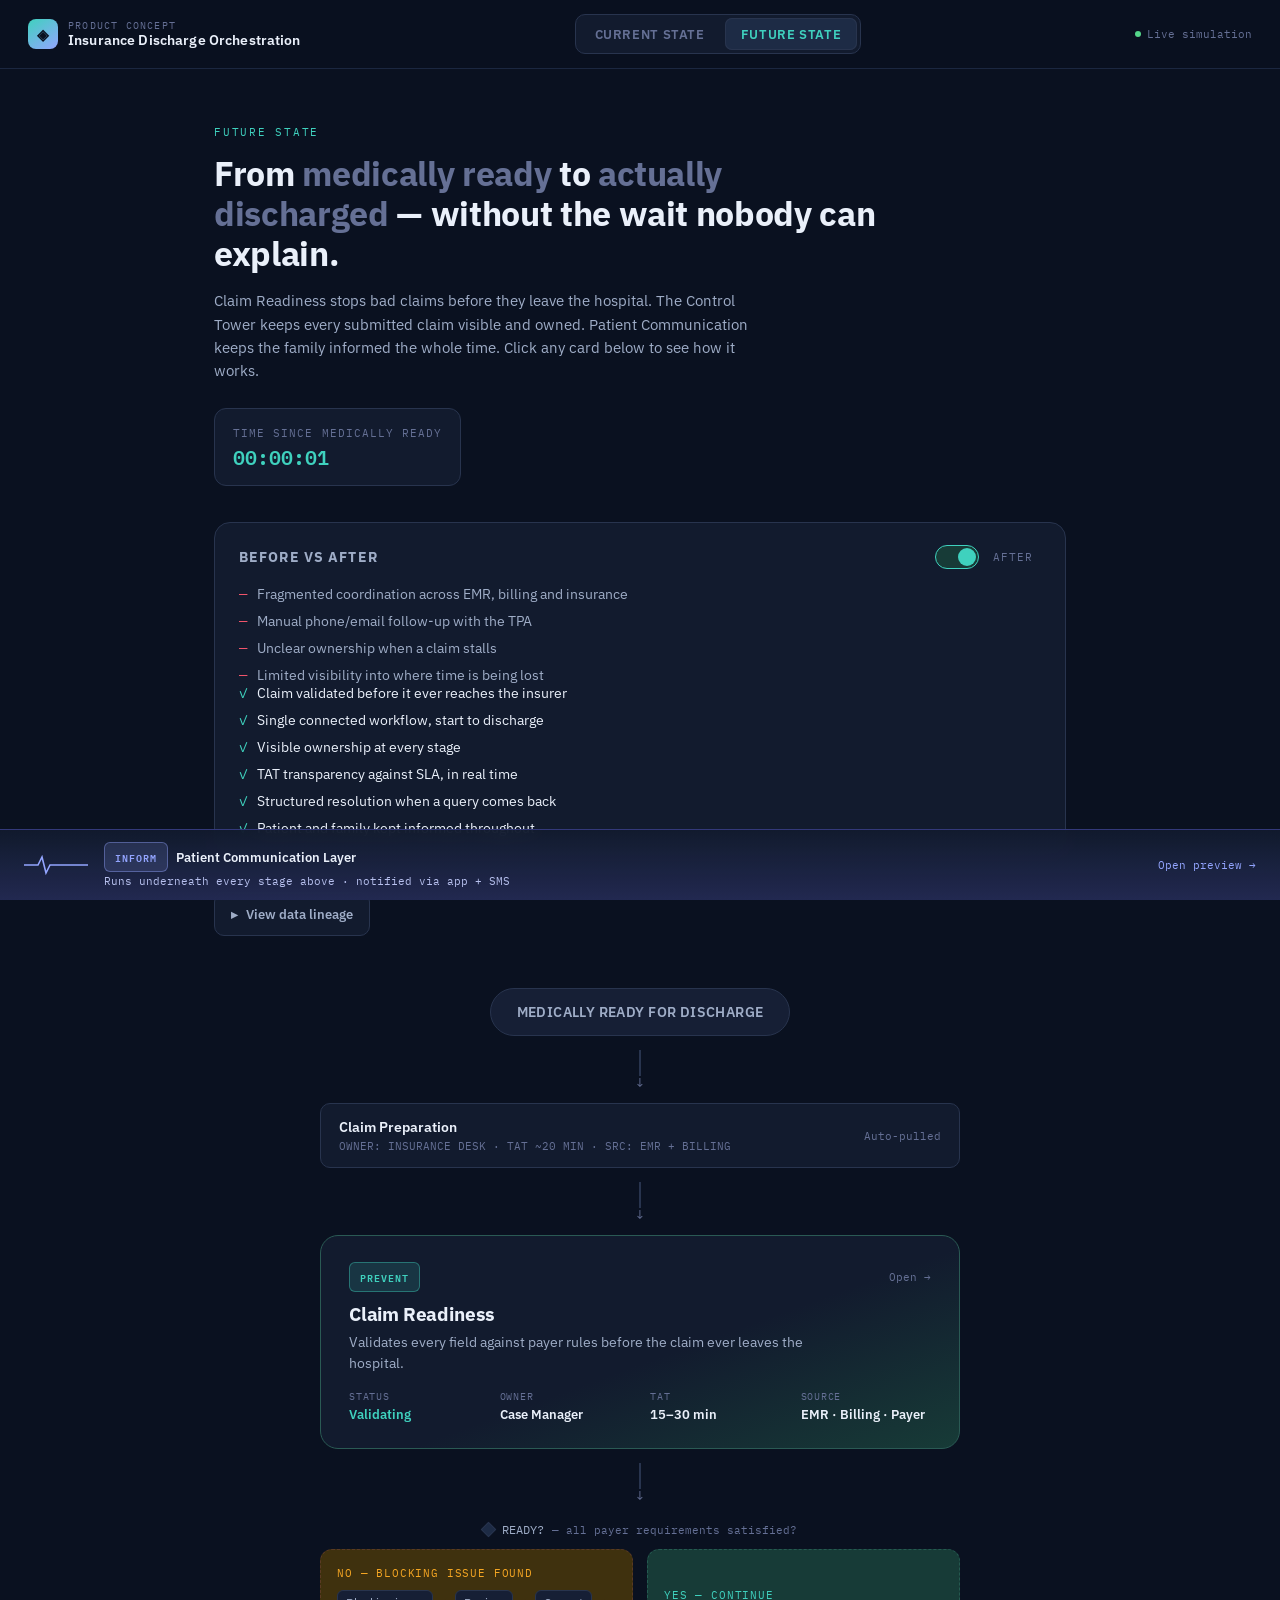
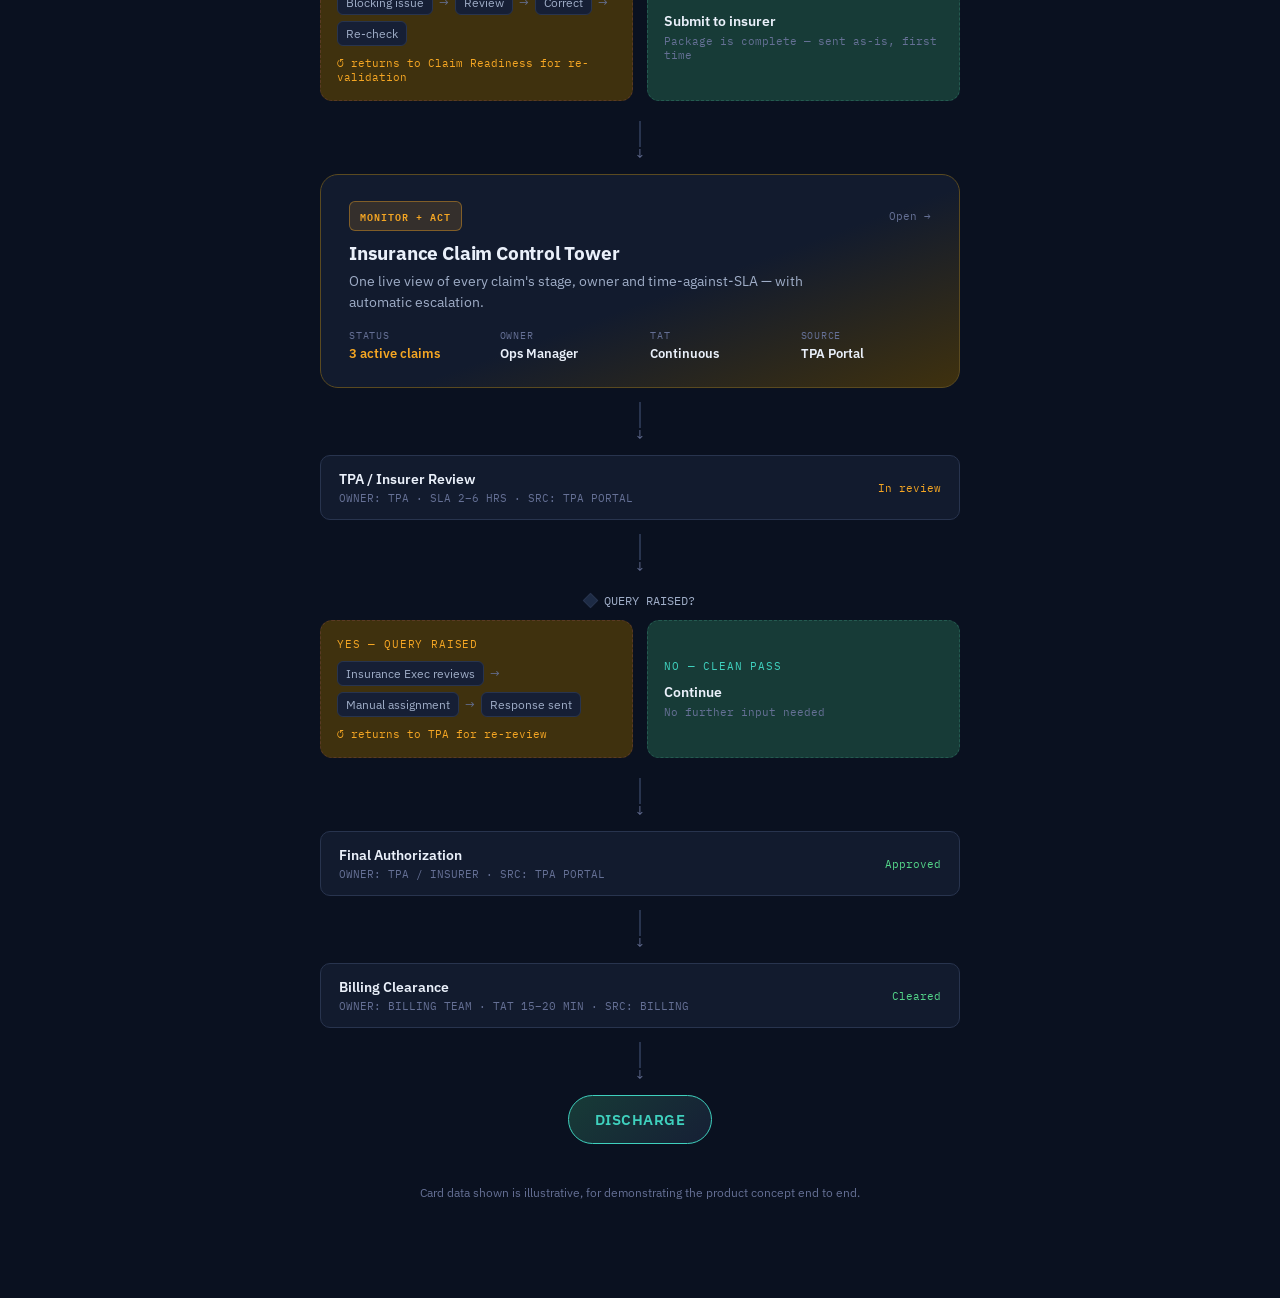
<file: carepulse-flows/future_state_orchestration.html>
<!DOCTYPE html>
<html lang="en">
<head>
<meta charset="UTF-8">
<meta name="viewport" content="width=device-width, initial-scale=1.0">
<title>Future State — Insurance Discharge Orchestration</title>
<style>
@import url('https://fonts.googleapis.com/css2?family=IBM+Plex+Sans:wght@400;500;600;700&family=IBM+Plex+Mono:wght@400;500;600&display=swap');

:root{
  --ink:#0A1120;
  --surface:#121B2E;
  --surface-2:#161F35;
  --surface-3:#1D2B45;
  --line:#28344E;
  --line-soft:#1B2740;
  --text:#EAF0FA;
  --text-dim:#9FADC7;
  --text-faint:#657095;
  --teal:#3FD1BE;
  --teal-dim:#173B37;
  --amber:#F5A623;
  --amber-dim:#3F310E;
  --violet:#93A5FF;
  --violet-dim:#232A52;
  --green:#54D68A;
  --red:#F0546B;
  --red-dim:#3E1B24;
  --font-body:'IBM Plex Sans',sans-serif;
  --font-mono:'IBM Plex Mono',monospace;
}
*{box-sizing:border-box;}
html,body{margin:0;padding:0;background:var(--ink);color:var(--text);font-family:var(--font-body);}
body{padding-bottom:96px;}
h1,h2,h3,h4{font-family:var(--font-body);margin:0;letter-spacing:-0.01em;}
p{margin:0;color:var(--text-dim);line-height:1.55;}
button{font-family:var(--font-body);cursor:pointer;}
.mono{font-family:var(--font-mono);}
.wrap{max-width:900px;margin:0 auto;padding:0 24px;}

/* ---------- TOPBAR ---------- */
.topbar{position:sticky;top:0;z-index:40;display:flex;align-items:center;justify-content:space-between;
  padding:14px 28px;background:rgba(10,17,32,0.92);backdrop-filter:blur(10px);border-bottom:1px solid var(--line-soft);}
.brand{display:flex;align-items:center;gap:10px;}
.brand-mark{width:30px;height:30px;border-radius:8px;background:linear-gradient(145deg,var(--teal),var(--violet));
  display:flex;align-items:center;justify-content:center;color:var(--ink);font-weight:700;font-size:15px;}
.brand-text{display:flex;flex-direction:column;line-height:1.2;}
.brand-eyebrow{font-family:var(--font-mono);font-size:10px;letter-spacing:.12em;text-transform:uppercase;color:var(--text-faint);}
.brand-title{font-weight:600;font-size:14px;letter-spacing:.01em;}
.state-nav{display:flex;gap:4px;background:var(--surface);border:1px solid var(--line);border-radius:10px;padding:3px;}
.nav-tab{background:transparent;border:none;color:var(--text-faint);font-size:12.5px;font-weight:600;letter-spacing:.05em;
  text-transform:uppercase;padding:8px 16px;border-radius:7px;transition:.2s;}
.nav-tab.active{background:var(--surface-3);color:var(--text);box-shadow:inset 0 0 0 1px var(--line);}
.nav-tab.active[data-state="future"]{color:var(--teal);}
.topbar-meta{display:none;}
@media(min-width:720px){.topbar-meta{display:flex;}}
.meta-chip{font-family:var(--font-mono);font-size:11px;color:var(--text-faint);display:flex;align-items:center;gap:6px;}
.dot{width:6px;height:6px;border-radius:50%;background:var(--green);}
.dot-live{animation:pulse 1.8s infinite;}
@keyframes pulse{0%,100%{opacity:1;}50%{opacity:.3;}}

/* ---------- VIEW SWITCH ---------- */
.view{display:none;}
.view.active{display:block;}

/* ---------- INTRO ---------- */
.intro{padding:56px 0 28px;}
.eyebrow{font-family:var(--font-mono);font-size:11px;letter-spacing:.16em;text-transform:uppercase;color:var(--teal);margin-bottom:14px;display:block;}
.intro h1{font-size:34px;line-height:1.18;font-weight:700;max-width:680px;}
.intro h1 span{color:var(--text-faint);}
.intro p.lead{margin-top:16px;max-width:560px;font-size:15px;}
.tat-counter{margin-top:26px;display:inline-flex;align-items:center;gap:14px;background:var(--surface);border:1px solid var(--line);
  border-radius:12px;padding:12px 18px;}
.tat-counter .lbl{font-family:var(--font-mono);font-size:10.5px;color:var(--text-faint);text-transform:uppercase;letter-spacing:.1em;}
.tat-counter .val{font-family:var(--font-mono);font-size:20px;font-weight:600;color:var(--teal);}

/* current state hero */
.intro.current h1{color:var(--text);}
.delay-banner{margin-top:26px;display:flex;align-items:center;gap:16px;background:var(--red-dim);border:1px solid #5A2331;
  border-radius:12px;padding:16px 20px;max-width:520px;}
.delay-banner .big{font-family:var(--font-mono);font-size:26px;font-weight:600;color:var(--red);}
.delay-banner .small{font-size:12px;color:#E8B0BA;}

/* ---------- BEFORE/AFTER SWITCH ---------- */
.baswitch-card{background:var(--surface);border:1px solid var(--line);border-radius:16px;padding:22px 24px;margin:8px 0 32px;}
.baswitch-head{display:flex;align-items:center;gap:14px;margin-bottom:16px;}
.baswitch-head h3{font-size:14px;text-transform:uppercase;letter-spacing:.08em;color:var(--text-dim);flex:1;}
.switch{width:44px;height:24px;border-radius:20px;background:var(--surface-3);border:1px solid var(--line);position:relative;transition:.25s;}
.switch.on{background:var(--teal-dim);border-color:var(--teal);}
.switch-knob{position:absolute;top:2px;left:2px;width:18px;height:18px;border-radius:50%;background:var(--text-faint);transition:.25s;}
.switch.on .switch-knob{transform:translateX(20px);background:var(--teal);}
.switch-label{font-family:var(--font-mono);font-size:11px;letter-spacing:.08em;color:var(--text-faint);width:48px;}
.ba-list{list-style:none;margin:0;padding:0;display:grid;gap:9px;}
.ba-list li{display:flex;align-items:baseline;gap:10px;font-size:13.5px;color:var(--text-dim);}
.ba-list li::before{content:'—';color:var(--red);font-family:var(--font-mono);flex-shrink:0;}
.ba-after li::before{content:'✓';color:var(--teal);}
.ba-after li{color:var(--text);}

/* ---------- LINEAGE TOGGLE ---------- */
.lineage-toggle{margin-bottom:44px;}
.lineage-btn{background:var(--surface);border:1px solid var(--line);color:var(--text-dim);font-size:12.5px;font-weight:600;
  padding:10px 16px;border-radius:10px;display:inline-flex;align-items:center;gap:8px;transition:.2s;}
.lineage-btn:hover{border-color:var(--teal);color:var(--text);}
.lineage-btn .chev{transition:.2s;font-family:var(--font-mono);}
.lineage-btn.open .chev{transform:rotate(90deg);}
.lineage-diagram{margin-top:16px;background:var(--surface);border:1px solid var(--line);border-radius:16px;padding:20px;overflow-x:auto;}
.lineage-diagram svg{display:block;margin:0 auto;}
.flow-dash{stroke-dasharray:6 6;animation:dashmove 1.4s linear infinite;}
@keyframes dashmove{to{stroke-dashoffset:-24;}}

/* ---------- PIPELINE ---------- */
.pipeline{display:flex;flex-direction:column;align-items:center;padding-top:8px;}
.pill{background:var(--surface-2);border:1px solid var(--line);border-radius:999px;padding:14px 26px;text-align:center;
  font-weight:600;font-size:13.5px;letter-spacing:.03em;}
.pill.start{color:var(--text-dim);}
.pill.end{background:linear-gradient(135deg,var(--teal-dim),var(--surface-2));border-color:var(--teal);color:var(--teal);font-size:15px;}

.arrow{position:relative;padding:14px 0;display:flex;flex-direction:column;align-items:center;cursor:help;}
.arrow .line{width:1.5px;height:26px;background:var(--line);}
.arrow .arrowhead{font-family:var(--font-mono);color:var(--text-faint);font-size:13px;line-height:1;}
.arrow .tip{position:absolute;top:-6px;left:50%;transform:translate(-50%,-100%);width:250px;background:var(--surface-3);
  border:1px solid var(--line);border-radius:10px;padding:10px 12px;font-size:11.5px;color:var(--text-dim);opacity:0;
  pointer-events:none;transition:.15s;z-index:20;box-shadow:0 10px 30px rgba(0,0,0,.4);}
.arrow:hover .tip{opacity:1;transform:translate(-50%,-108%);}
.arrow .tip b{color:var(--text);}

.stage-card{width:100%;max-width:640px;background:var(--surface);border:1px solid var(--line);border-radius:10px;padding:14px 18px;
  display:flex;align-items:center;justify-content:space-between;gap:12px;}
.stage-card .name{font-size:13.5px;font-weight:600;}
.stage-card .meta{font-family:var(--font-mono);font-size:10.5px;color:var(--text-faint);margin-top:3px;}

/* big capability cards */
.cap-card{width:100%;max-width:640px;border-radius:18px;padding:26px 28px;cursor:pointer;transition:.2s;position:relative;
  border:1px solid var(--line);background:var(--surface);}
.cap-card:hover{transform:translateY(-2px);box-shadow:0 16px 40px rgba(0,0,0,.35);}
.cap-card.teal{background:linear-gradient(160deg,var(--surface) 55%,var(--teal-dim));border-color:#2A5A54;}
.cap-card.amber{background:linear-gradient(160deg,var(--surface) 55%,var(--amber-dim));border-color:#5A4A20;}
.cap-top{display:flex;align-items:center;justify-content:space-between;margin-bottom:10px;}
.badge{font-family:var(--font-mono);font-size:10px;letter-spacing:.1em;text-transform:uppercase;padding:5px 10px;border-radius:6px;font-weight:600;}
.badge.prevent{background:rgba(63,209,190,.15);color:var(--teal);border:1px solid rgba(63,209,190,.4);}
.badge.monitor{background:rgba(245,166,35,.15);color:var(--amber);border:1px solid rgba(245,166,35,.4);}
.badge.inform{background:rgba(147,165,255,.15);color:var(--violet);border:1px solid rgba(147,165,255,.4);}
.cap-open{font-family:var(--font-mono);font-size:11px;color:var(--text-faint);}
.cap-card h3{font-size:19px;margin-bottom:6px;}
.cap-card p.purpose{font-size:13.5px;color:var(--text-dim);margin-bottom:16px;max-width:480px;}
.cap-grid{display:grid;grid-template-columns:repeat(2,1fr);gap:10px 20px;}
@media(min-width:520px){.cap-grid{grid-template-columns:repeat(4,1fr);}}
.cap-field .lbl{font-family:var(--font-mono);font-size:9.5px;text-transform:uppercase;letter-spacing:.08em;color:var(--text-faint);margin-bottom:3px;}
.cap-field .val{font-size:12.5px;font-weight:600;}

/* decision block */
.decision-label{display:flex;align-items:center;gap:8px;font-family:var(--font-mono);font-size:12px;color:var(--text-dim);
  margin:6px 0 12px;cursor:help;position:relative;}
.decision-diamond{width:11px;height:11px;background:var(--surface-3);border:1px solid var(--line);transform:rotate(45deg);flex-shrink:0;}
.decision-wrap{width:100%;max-width:640px;display:grid;grid-template-columns:1fr 1fr;gap:14px;margin-bottom:6px;}
@media(max-width:600px){.decision-wrap{grid-template-columns:1fr;}}
.branch{border-radius:12px;padding:16px;border:1px dashed;}
.branch.no{border-color:#5A3A24;background:var(--amber-dim);}
.branch.yes{border-color:#245A50;background:var(--teal-dim);display:flex;flex-direction:column;justify-content:center;}
.branch-head{font-family:var(--font-mono);font-size:10.5px;text-transform:uppercase;letter-spacing:.08em;margin-bottom:10px;}
.branch.no .branch-head{color:var(--amber);}
.branch.yes .branch-head{color:var(--teal);}
.chain{display:flex;flex-wrap:wrap;align-items:center;gap:6px;font-size:11.5px;color:var(--text-dim);}
.chain .chip{background:var(--surface-2);border:1px solid var(--line);border-radius:6px;padding:4px 8px;white-space:nowrap;}
.chain .sep{color:var(--text-faint);}
.loop-back{margin-top:10px;font-family:var(--font-mono);font-size:10.5px;color:var(--amber);}
.yes-action{font-size:13.5px;font-weight:600;color:var(--text);}
.yes-sub{font-family:var(--font-mono);font-size:10.5px;color:var(--text-faint);margin-top:4px;}

/* ---------- DOCK (patient communication) ---------- */
.dock{position:fixed;bottom:0;left:0;right:0;z-index:35;background:linear-gradient(0deg,rgba(35,42,82,.97),rgba(18,27,46,.9));
  border-top:1px solid #33397A;backdrop-filter:blur(8px);padding:12px 24px;display:flex;align-items:center;gap:16px;cursor:pointer;}
.dock:hover{background:linear-gradient(0deg,rgba(42,50,98,.97),rgba(18,27,46,.9));}
.dock-ecg{width:64px;height:24px;flex-shrink:0;}
.dock-ecg path{stroke:var(--violet);stroke-width:1.6;fill:none;}
.dock-text{flex:1;display:flex;flex-direction:column;gap:2px;}
.dock-title{font-size:12.5px;font-weight:600;color:var(--text);display:flex;align-items:center;gap:8px;}
.dock-sub{font-family:var(--font-mono);font-size:10.5px;color:#B7C0EE;}
.dock-cta{font-family:var(--font-mono);font-size:11px;color:var(--violet);white-space:nowrap;}
@media(max-width:600px){.dock-sub{display:none;}}

/* ---------- DRAWER ---------- */
.overlay{position:fixed;inset:0;background:rgba(4,7,14,.6);z-index:49;opacity:0;pointer-events:none;transition:.25s;}
.overlay.open{opacity:1;pointer-events:auto;}
.drawer{position:fixed;top:0;right:0;bottom:0;width:min(520px,100vw);background:var(--surface);border-left:1px solid var(--line);
  z-index:50;transform:translateX(100%);transition:.3s cubic-bezier(.2,.8,.2,1);display:flex;flex-direction:column;}
.drawer.open{transform:translateX(0);}
@media(max-width:600px){.drawer{width:100%;top:auto;height:88vh;border-left:none;border-top:1px solid var(--line);border-radius:18px 18px 0 0;
  transform:translateY(100%);} .drawer.open{transform:translateY(0);}}
.drawer-head{padding:22px 24px 16px;border-bottom:1px solid var(--line);}
.drawer-close{position:absolute;top:20px;right:20px;background:var(--surface-3);border:1px solid var(--line);color:var(--text-dim);
  width:30px;height:30px;border-radius:8px;font-size:15px;}
.drawer-head h2{font-size:18px;margin:10px 0 6px;}
.drawer-head p{font-size:12.5px;}
.drawer-tabs{display:flex;gap:4px;margin-top:16px;background:var(--surface-2);border:1px solid var(--line);border-radius:9px;padding:3px;width:fit-content;}
.d-tab{background:transparent;border:none;font-size:12px;font-weight:600;color:var(--text-faint);padding:7px 14px;border-radius:6px;}
.d-tab.active{background:var(--surface-3);color:var(--text);}
.drawer-body{flex:1;overflow-y:auto;padding:22px 24px 40px;}
.d-panel{display:none;}
.d-panel.active{display:block;}

.section-title{font-family:var(--font-mono);font-size:10.5px;text-transform:uppercase;letter-spacing:.1em;color:var(--text-faint);
  margin:22px 0 10px;}
.section-title:first-child{margin-top:0;}
.check-list{list-style:none;margin:0;padding:0;display:grid;gap:8px;}
.check-list li{display:flex;justify-content:space-between;gap:10px;font-size:12.5px;background:var(--surface-2);
  border:1px solid var(--line);border-radius:8px;padding:9px 12px;}
.status-tag{font-family:var(--font-mono);font-size:10px;padding:2px 7px;border-radius:5px;white-space:nowrap;}
.status-tag.ok{background:rgba(84,214,138,.15);color:var(--green);}
.status-tag.warn{background:rgba(245,166,35,.15);color:var(--amber);}
.status-tag.pending{background:rgba(147,165,255,.15);color:var(--violet);}

.issue-card{background:var(--red-dim);border:1px solid #5A2331;border-radius:10px;padding:11px 13px;margin-bottom:8px;}
.issue-card .t{font-size:12.5px;font-weight:600;color:#F6B6C1;}
.issue-card .m{font-family:var(--font-mono);font-size:10.5px;color:#D89AA6;margin-top:4px;display:flex;justify-content:space-between;}

.dash-table{width:100%;border-collapse:collapse;font-size:11.5px;}
.dash-table th{text-align:left;font-family:var(--font-mono);font-size:9.5px;text-transform:uppercase;letter-spacing:.06em;
  color:var(--text-faint);padding:0 8px 8px 0;font-weight:500;border-bottom:1px solid var(--line);}
.dash-table td{padding:9px 8px 9px 0;border-bottom:1px solid var(--line-soft);vertical-align:middle;}
.dash-table tr:last-child td{border-bottom:none;}
.pulse-tag{display:inline-flex;align-items:center;gap:5px;}
.pulse-tag .d{width:6px;height:6px;border-radius:50%;}
.pulse-tag .d.g{background:var(--green);}
.pulse-tag .d.a{background:var(--amber);animation:pulse 1.6s infinite;}
.pulse-tag .d.r{background:var(--red);animation:pulse 1.2s infinite;}

.timeline{display:flex;flex-direction:column;gap:0;margin-top:6px;}
.tl-row{display:flex;gap:12px;padding:9px 0;border-left:1.5px solid var(--line);margin-left:5px;padding-left:16px;position:relative;}
.tl-row::before{content:'';position:absolute;left:-5.5px;top:12px;width:9px;height:9px;border-radius:50%;background:var(--surface-3);border:1.5px solid var(--amber);}
.tl-row:last-child{border-left-color:transparent;}
.tl-time{font-family:var(--font-mono);font-size:10px;color:var(--text-faint);width:52px;flex-shrink:0;}
.tl-txt{font-size:12px;color:var(--text-dim);}
.tl-txt b{color:var(--text);}

.chat-preview{display:flex;flex-direction:column;gap:10px;}
.bubble{background:var(--violet-dim);border:1px solid #34397A;border-radius:14px 14px 14px 4px;padding:11px 14px;max-width:88%;}
.bubble .txt{font-size:12.5px;color:var(--text);line-height:1.5;}
.bubble .time{font-family:var(--font-mono);font-size:9.5px;color:#9AA4E6;margin-top:5px;}

.why-grid{display:grid;gap:18px;}
.why-item .lbl{font-family:var(--font-mono);font-size:10px;text-transform:uppercase;letter-spacing:.1em;color:var(--text-faint);margin-bottom:6px;}
.why-item .txt{font-size:13.5px;color:var(--text);line-height:1.6;}

/* current state simple chain */
.cs-chain{display:flex;flex-direction:column;align-items:center;gap:0;padding-bottom:20px;}
.cs-card{width:100%;max-width:600px;background:var(--surface-2);border:1px solid var(--line);border-radius:10px;padding:16px 20px;
  display:flex;align-items:center;gap:14px;}
.cs-flag{background:var(--red-dim);color:#F5AAB6;font-family:var(--font-mono);font-size:10px;padding:4px 8px;border-radius:6px;white-space:nowrap;border:1px solid #5A2331;}
.cs-card .cs-name{font-size:13px;font-weight:600;flex:1;}
.cs-arrow{padding:10px 0;color:var(--text-faint);font-family:var(--font-mono);}
.cs-flags-row{display:flex;flex-wrap:wrap;gap:10px;justify-content:center;margin:26px 0 8px;max-width:600px;}
.cs-flags-row .tag{font-size:11.5px;color:#E8B0BA;border:1px solid #5A2331;background:var(--red-dim);padding:6px 12px;border-radius:999px;}

footer.note{max-width:640px;margin:40px auto 0;padding:0 24px;text-align:center;}
footer.note p{font-size:11.5px;color:var(--text-faint);}
</style>
</head>
<body>

<header class="topbar">
  <div class="brand">
    <div class="brand-mark">◈</div>
    <div class="brand-text">
      <span class="brand-eyebrow">Product Concept</span>
      <span class="brand-title">Insurance Discharge Orchestration</span>
    </div>
  </div>
  <nav class="state-nav">
    <button class="nav-tab" data-state="current">Current State</button>
    <button class="nav-tab active" data-state="future">Future State</button>
  </nav>
  <div class="topbar-meta"><span class="meta-chip"><span class="dot dot-live"></span> Live simulation</span></div>
</header>

<!-- ========== FUTURE STATE ========== -->
<main class="view active" id="view-future">
  <div class="wrap">
    <section class="intro">
      <span class="eyebrow">Future State</span>
      <h1>From <span>medically ready</span> to <span>actually discharged</span> — without the wait nobody can explain.</h1>
      <p class="lead">Claim Readiness stops bad claims before they leave the hospital. The Control Tower keeps every submitted claim visible and owned. Patient Communication keeps the family informed the whole time. Click any card below to see how it works.</p>
      <div class="tat-counter">
        <div><span class="lbl">Time since medically ready</span><br><span class="val mono" id="tatCounter">00:00:00</span></div>
      </div>
    </section>

    <section class="baswitch-card">
      <div class="baswitch-head">
        <h3>Before vs After</h3>
        <div class="switch on" id="baSwitch"><span class="switch-knob"></span></div>
        <span class="switch-label" id="baLabel">AFTER</span>
      </div>
      <div class="baswitch-body">
        <ul class="ba-list ba-before" id="baBefore" hidden>
          <li>Fragmented coordination across EMR, billing and insurance</li>
          <li>Manual phone/email follow-up with the TPA</li>
          <li>Unclear ownership when a claim stalls</li>
          <li>Limited visibility into where time is being lost</li>
        </ul>
        <ul class="ba-list ba-after" id="baAfter">
          <li>Claim validated before it ever reaches the insurer</li>
          <li>Single connected workflow, start to discharge</li>
          <li>Visible ownership at every stage</li>
          <li>TAT transparency against SLA, in real time</li>
          <li>Structured resolution when a query comes back</li>
          <li>Patient and family kept informed throughout</li>
        </ul>
      </div>
    </section>

    <section class="lineage-toggle">
      <button class="lineage-btn" id="lineageBtn"><span class="chev">▸</span> View data lineage</button>
      <div class="lineage-diagram" id="lineageDiagram" hidden>
        <svg viewBox="0 0 640 260" width="100%" style="max-width:640px">
          <g font-family="IBM Plex Mono" font-size="10" fill="#9FADC7">
            <rect x="10" y="6" width="130" height="30" rx="6" fill="#161F35" stroke="#28344E"/><text x="75" y="25" text-anchor="middle" fill="#EAF0FA">EMR</text>
            <rect x="170" y="6" width="130" height="30" rx="6" fill="#161F35" stroke="#28344E"/><text x="235" y="25" text-anchor="middle" fill="#EAF0FA">Billing</text>
            <rect x="330" y="6" width="130" height="30" rx="6" fill="#161F35" stroke="#28344E"/><text x="395" y="25" text-anchor="middle" fill="#EAF0FA">Insurance</text>
            <rect x="490" y="6" width="140" height="30" rx="6" fill="#161F35" stroke="#28344E"/><text x="560" y="25" text-anchor="middle" fill="#EAF0FA">Medical Records</text>
          </g>
          <path class="flow-dash" d="M75,36 L75,70 L320,70" stroke="#3FD1BE" fill="none"/>
          <path class="flow-dash" d="M235,36 L235,70" stroke="#3FD1BE" fill="none"/>
          <path class="flow-dash" d="M395,36 L395,70 L320,70" stroke="#3FD1BE" fill="none"/>
          <path class="flow-dash" d="M560,36 L560,70 L320,70" stroke="#3FD1BE" fill="none"/>
          <rect x="220" y="70" width="200" height="34" rx="7" fill="#173B37" stroke="#3FD1BE"/>
          <text x="320" y="91" text-anchor="middle" font-family="IBM Plex Mono" font-size="11" fill="#3FD1BE">Claim Readiness</text>
          <path class="flow-dash" d="M320,104 L320,128" stroke="#3FD1BE" fill="none"/>
          <rect x="200" y="128" width="240" height="34" rx="7" fill="#3F310E" stroke="#F5A623"/>
          <text x="320" y="149" text-anchor="middle" font-family="IBM Plex Mono" font-size="11" fill="#F5A623">Control Tower</text>
          <path class="flow-dash" d="M320,162 L320,186" stroke="#F5A623" fill="none"/>
          <rect x="220" y="186" width="200" height="30" rx="7" fill="#161F35" stroke="#28344E"/>
          <text x="320" y="205" text-anchor="middle" font-family="IBM Plex Mono" font-size="10.5" fill="#EAF0FA">TPA / Insurer</text>
          <path class="flow-dash" d="M320,216 L320,236" stroke="#93A5FF" fill="none"/>
          <rect x="200" y="236" width="240" height="22" rx="6" fill="#161F35" stroke="#28344E" display="none"/>
        </svg>
        <p style="text-align:center;font-size:11px;margin-top:6px;color:#657095">Authorization → Discharge continues below in the main flow.</p>
      </div>
    </section>

    <section class="pipeline">

      <div class="pill start">MEDICALLY READY FOR DISCHARGE</div>
      <div class="arrow"><div class="line"></div><div class="arrowhead">↓</div>
        <div class="tip"><b>Auto-trigger.</b> The moment discharge criteria are marked met in the EMR, a claim-preparation task is created automatically — no manual handoff.</div>
      </div>

      <div class="stage-card">
        <div><div class="name">Claim Preparation</div><div class="meta">OWNER: INSURANCE DESK · TAT ~20 MIN · SRC: EMR + BILLING</div></div>
        <div class="mono" style="font-size:11px;color:var(--text-faint)">Auto-pulled</div>
      </div>
      <div class="arrow"><div class="line"></div><div class="arrowhead">↓</div>
        <div class="tip"><b>System sync.</b> Diagnosis, procedure and itemized charge data sync from EMR and billing into the claim without re-entry.</div>
      </div>

      <div class="cap-card teal" onclick="openDrawer('readiness')">
        <div class="cap-top"><span class="badge prevent">Prevent</span><span class="cap-open">Open →</span></div>
        <h3>Claim Readiness</h3>
        <p class="purpose">Validates every field against payer rules before the claim ever leaves the hospital.</p>
        <div class="cap-grid">
          <div class="cap-field"><div class="lbl">Status</div><div class="val" style="color:var(--teal)">Validating</div></div>
          <div class="cap-field"><div class="lbl">Owner</div><div class="val">Case Manager</div></div>
          <div class="cap-field"><div class="lbl">TAT</div><div class="val">15–30 min</div></div>
          <div class="cap-field"><div class="lbl">Source</div><div class="val">EMR · Billing · Payer</div></div>
        </div>
      </div>

      <div class="arrow"><div class="line"></div><div class="arrowhead">↓</div>
        <div class="tip"><b>Rule engine.</b> Every field is checked against payer-specific requirements before the decision is made.</div>
      </div>
      <div class="decision-label"><span class="decision-diamond"></span> READY?
        <span style="color:var(--text-faint);font-size:11px;">— all payer requirements satisfied?</span>
      </div>
      <div class="decision-wrap">
        <div class="branch no">
          <div class="branch-head">No — blocking issue found</div>
          <div class="chain">
            <span class="chip">Blocking issue</span><span class="sep">→</span>
            <span class="chip">Review</span><span class="sep">→</span>
            <span class="chip">Correct</span><span class="sep">→</span>
            <span class="chip">Re-check</span>
          </div>
          <div class="loop-back">↺ returns to Claim Readiness for re-validation</div>
        </div>
        <div class="branch yes">
          <div class="branch-head">Yes — continue</div>
          <div class="yes-action">Submit to insurer</div>
          <div class="yes-sub">Package is complete — sent as-is, first time</div>
        </div>
      </div>

      <div class="arrow"><div class="line"></div><div class="arrowhead">↓</div>
        <div class="tip"><b>Handoff.</b> A validated claim moves into the Control Tower the instant it's submitted — no separate tracking step.</div>
      </div>

      <div class="cap-card amber" onclick="openDrawer('tower')">
        <div class="cap-top"><span class="badge monitor">Monitor + Act</span><span class="cap-open">Open →</span></div>
        <h3>Insurance Claim Control Tower</h3>
        <p class="purpose">One live view of every claim's stage, owner and time-against-SLA — with automatic escalation.</p>
        <div class="cap-grid">
          <div class="cap-field"><div class="lbl">Status</div><div class="val" style="color:var(--amber)">3 active claims</div></div>
          <div class="cap-field"><div class="lbl">Owner</div><div class="val">Ops Manager</div></div>
          <div class="cap-field"><div class="lbl">TAT</div><div class="val">Continuous</div></div>
          <div class="cap-field"><div class="lbl">Source</div><div class="val">TPA Portal</div></div>
        </div>
      </div>

      <div class="arrow"><div class="line"></div><div class="arrowhead">↓</div>
        <div class="tip"><b>SLA clock starts.</b> Every claim gets an expected response window the moment it reaches the insurer.</div>
      </div>

      <div class="stage-card">
        <div><div class="name">TPA / Insurer Review</div><div class="meta">OWNER: TPA · SLA 2–6 HRS · SRC: TPA PORTAL</div></div>
        <div class="mono" style="font-size:11px;color:var(--amber)">In review</div>
      </div>

      <div class="arrow"><div class="line"></div><div class="arrowhead">↓</div>
        <div class="tip"><b>Decision point.</b> The insurer either raises a query or clears the claim to move forward.</div>
      </div>
      <div class="decision-label"><span class="decision-diamond"></span> QUERY RAISED?</div>
      <div class="decision-wrap">
        <div class="branch no">
          <div class="branch-head">Yes — query raised</div>
          <div class="chain">
            <span class="chip">Insurance Exec reviews</span><span class="sep">→</span>
            <span class="chip">Manual assignment</span><span class="sep">→</span>
            <span class="chip">Response sent</span>
          </div>
          <div class="loop-back">↺ returns to TPA for re-review</div>
        </div>
        <div class="branch yes">
          <div class="branch-head">No — clean pass</div>
          <div class="yes-action">Continue</div>
          <div class="yes-sub">No further input needed</div>
        </div>
      </div>

      <div class="arrow"><div class="line"></div><div class="arrowhead">↓</div></div>
      <div class="stage-card">
        <div><div class="name">Final Authorization</div><div class="meta">OWNER: TPA / INSURER · SRC: TPA PORTAL</div></div>
        <div class="mono" style="font-size:11px;color:var(--green)">Approved</div>
      </div>
      <div class="arrow"><div class="line"></div><div class="arrowhead">↓</div>
        <div class="tip"><b>Parallel close-out.</b> Billing reconciles the final bill against the authorized amount.</div>
      </div>
      <div class="stage-card">
        <div><div class="name">Billing Clearance</div><div class="meta">OWNER: BILLING TEAM · TAT 15–20 MIN · SRC: BILLING</div></div>
        <div class="mono" style="font-size:11px;color:var(--green)">Cleared</div>
      </div>
      <div class="arrow"><div class="line"></div><div class="arrowhead">↓</div></div>

      <div class="pill end">DISCHARGE</div>
    </section>

    <footer class="note"><p>Card data shown is illustrative, for demonstrating the product concept end to end.</p></footer>
  </div>
</main>

<!-- ========== CURRENT STATE ========== -->
<main class="view" id="view-current">
  <div class="wrap">
    <section class="intro current">
      <span class="eyebrow" style="color:var(--red)">Current State</span>
      <h1>The claim disappears into a black box the moment it's submitted.</h1>
      <p class="lead">Nobody owns the wait between "medically ready" and "actually discharged." It's chased by phone, tracked in spreadsheets, and explained to families after the fact — if at all.</p>
      <div class="delay-banner">
        <div class="big mono">~2.5 days</div>
        <div class="small">average avoidable delay from medically ready to actual discharge</div>
      </div>
    </section>

    <div class="cs-flags-row">
      <span class="tag">Fragmented coordination</span>
      <span class="tag">Manual follow-up</span>
      <span class="tag">Unclear ownership</span>
      <span class="tag">Limited visibility</span>
    </div>

    <section class="cs-chain">
      <div class="cs-card"><div class="cs-name">Medically ready for discharge</div></div>
      <div class="cs-arrow">↓</div>
      <div class="cs-card"><div class="cs-name">Coordinator manually gathers EMR + billing data</div><span class="cs-flag">No shared checklist</span></div>
      <div class="cs-arrow">↓</div>
      <div class="cs-card"><div class="cs-name">Claim submitted, often incomplete</div><span class="cs-flag">Caught only after rejection</span></div>
      <div class="cs-arrow">↓</div>
      <div class="cs-card"><div class="cs-name">Sits with TPA — status unknown</div><span class="cs-flag">No TAT visibility</span></div>
      <div class="cs-arrow">↓</div>
      <div class="cs-card"><div class="cs-name">Query comes back — nobody notices for hours</div><span class="cs-flag">No owner</span></div>
      <div class="cs-arrow">↓</div>
      <div class="cs-card"><div class="cs-name">Phone calls to chase a response</div><span class="cs-flag">Manual</span></div>
      <div class="cs-arrow">↓</div>
      <div class="cs-card"><div class="cs-name">Family calls the front desk repeatedly</div><span class="cs-flag">No updates sent</span></div>
      <div class="cs-arrow">↓</div>
      <div class="cs-card"><div class="cs-name">Authorization + billing clearance</div></div>
      <div class="cs-arrow">↓</div>
      <div class="pill end" style="border-color:var(--red);color:var(--red);background:var(--red-dim)">DISCHARGE — delayed</div>
    </section>
    <footer class="note"><p>Switch to Future State above to see how the product closes each of these gaps.</p></footer>
  </div>
</main>

<!-- ========== PERSISTENT DOCK ========== -->
<div class="dock" id="dockBtn">
  <svg class="dock-ecg" viewBox="0 0 64 24"><path d="M0,12 L14,12 L18,4 L22,20 L26,12 L64,12"/></svg>
  <div class="dock-text">
    <div class="dock-title"><span class="badge inform">Inform</span> Patient Communication Layer</div>
    <div class="dock-sub">Runs underneath every stage above · notified via app + SMS</div>
  </div>
  <div class="dock-cta">Open preview →</div>
</div>

<!-- ========== DRAWER ========== -->
<div class="overlay" id="overlay" onclick="closeDrawer()"></div>
<div class="drawer" id="drawer">
  <div class="drawer-head">
    <button class="drawer-close" onclick="closeDrawer()">✕</button>
    <span class="badge" id="drawerBadge"></span>
    <h2 id="drawerTitle"></h2>
    <p id="drawerSub"></p>
    <div class="drawer-tabs">
      <button class="d-tab active" data-tab="overview" onclick="setTab('overview')">Overview</button>
      <button class="d-tab" data-tab="why" onclick="setTab('why')">Why this matters</button>
    </div>
  </div>
  <div class="drawer-body">

    <!-- CLAIM READINESS -->
    <div class="d-panel active" data-owner="readiness" data-kind="overview">
      <div class="section-title">EMR Data</div>
      <ul class="check-list">
        <li>Discharge summary <span class="status-tag ok">Complete</span></li>
        <li>Diagnosis & procedure codes <span class="status-tag ok">Complete</span></li>
        <li>Clinical notes attached <span class="status-tag warn">Pending sign-off</span></li>
      </ul>
      <div class="section-title">Billing Data</div>
      <ul class="check-list">
        <li>Itemized charges <span class="status-tag ok">Matched</span></li>
        <li>Room class vs. package tariff <span class="status-tag ok">Matched</span></li>
      </ul>
      <div class="section-title">Insurance Data</div>
      <ul class="check-list">
        <li>Policy & sum insured verified <span class="status-tag ok">Verified</span></li>
        <li>Pre-authorization reference <span class="status-tag warn">Expiring in 2 hrs</span></li>
      </ul>
      <div class="section-title">Document Package</div>
      <ul class="check-list">
        <li>Investigation reports <span class="status-tag ok">Attached</span></li>
        <li>Consent forms <span class="status-tag ok">Attached</span></li>
        <li>Original prescription scan <span class="status-tag pending">Missing</span></li>
      </ul>
      <div class="section-title">Payer Requirements</div>
      <ul class="check-list">
        <li>Payer-specific rule set applied <span class="status-tag ok">Loaded</span></li>
      </ul>
      <div class="section-title">Blocking Issue Examples</div>
      <div class="issue-card"><div class="t">Missing pre-authorization extension</div><div class="m"><span>Owner: Insurance Desk</span><span>ETA 40 min</span></div></div>
      <div class="issue-card"><div class="t">Original prescription not scanned</div><div class="m"><span>Owner: Nursing Station</span><span>ETA 15 min</span></div></div>
      <div class="issue-card"><div class="t">Room class mismatch vs. policy tier</div><div class="m"><span>Owner: Billing</span><span>ETA 20 min</span></div></div>
    </div>
    <div class="d-panel" data-owner="readiness" data-kind="why">
      <div class="why-grid">
        <div class="why-item"><div class="lbl">Problem addressed</div><div class="txt">Claims with missing or mismatched data are the single largest cause of TPA queries and resubmission delay.</div></div>
        <div class="why-item"><div class="lbl">User</div><div class="txt">Insurance desk coordinator, case manager.</div></div>
        <div class="why-item"><div class="lbl">Product intervention</div><div class="txt">Automatically cross-checks EMR, billing and insurance data against payer-specific rules before submission, surfacing blocking issues in real time instead of after a TPA rejection.</div></div>
        <div class="why-item"><div class="lbl">Expected outcome</div><div class="txt">Fewer first-pass queries, fewer resubmission cycles, faster time-to-submit.</div></div>
      </div>
    </div>

    <!-- CONTROL TOWER -->
    <div class="d-panel" data-owner="tower" data-kind="overview">
      <div class="section-title">Current Claims</div>
      <table class="dash-table">
        <tr><th>Claim</th><th>Stage</th><th>TAT</th><th>Owner</th><th>Status</th></tr>
        <tr><td>#4471</td><td>TPA Review</td><td>1h 40m</td><td>Ops · R. Nair</td><td><span class="pulse-tag"><span class="d g"></span>On track</span></td></tr>
        <tr><td>#4468</td><td>Query Response</td><td>3h 05m</td><td>Ins. Exec · S. Rao</td><td><span class="pulse-tag"><span class="d a"></span>Approaching SLA</span></td></tr>
        <tr><td>#4460</td><td>Final Authorization</td><td>5h 50m</td><td>Ops · R. Nair</td><td><span class="pulse-tag"><span class="d r"></span>Escalated</span></td></tr>
      </table>
      <div class="section-title">Timeline — Claim #4460</div>
      <div class="timeline">
        <div class="tl-row"><div class="tl-time">09:02</div><div class="tl-txt"><b>Submitted</b> to insurer after readiness check passed</div></div>
        <div class="tl-row"><div class="tl-time">10:15</div><div class="tl-txt">Query raised — missing itemized bill</div></div>
        <div class="tl-row"><div class="tl-time">10:20</div><div class="tl-txt">Auto-assigned to <b>Insurance Executive</b></div></div>
        <div class="tl-row"><div class="tl-time">11:05</div><div class="tl-txt">Response sent, TPA re-review in progress</div></div>
        <div class="tl-row"><div class="tl-time">14:52</div><div class="tl-txt" style="color:var(--red)"><b>SLA breached</b> — auto-escalated to Ops Manager</div></div>
      </div>
    </div>
    <div class="d-panel" data-owner="tower" data-kind="why">
      <div class="why-grid">
        <div class="why-item"><div class="lbl">Problem addressed</div><div class="txt">Once submitted, claims disappear into a TPA/insurer black box with no visibility into where time is being lost.</div></div>
        <div class="why-item"><div class="lbl">User</div><div class="txt">Insurance operations manager, hospital finance and admin leadership.</div></div>
        <div class="why-item"><div class="lbl">Product intervention</div><div class="txt">Tracks every claim's stage, owner and time-against-SLA in one live view, with automatic escalation when a threshold is breached.</div></div>
        <div class="why-item"><div class="lbl">Expected outcome</div><div class="txt">Ownership is always visible, delays are caught while still fixable, and leadership gets objective TAT data instead of anecdote.</div></div>
      </div>
    </div>

    <!-- PATIENT COMMUNICATION -->
    <div class="d-panel" data-owner="comm" data-kind="overview">
      <div class="section-title">Patient-Facing Preview</div>
      <div class="chat-preview">
        <div class="bubble"><div class="txt">Your discharge is being prepared. We're putting together your insurance claim.</div><div class="time">09:00</div></div>
        <div class="bubble"><div class="txt">Your claim has been sent to Star Health. Expected response: 2–4 hrs.</div><div class="time">09:02</div></div>
        <div class="bubble"><div class="txt">Your insurer has a small query on your claim. Our team is handling it — no action needed from you.</div><div class="time">10:15</div></div>
        <div class="bubble"><div class="txt">Good news — your claim is approved. We're finalizing your bill.</div><div class="time">14:58</div></div>
        <div class="bubble"><div class="txt">You're cleared for discharge. Please collect your documents at the discharge desk.</div><div class="time">15:20</div></div>
      </div>
    </div>
    <div class="d-panel" data-owner="comm" data-kind="why">
      <div class="why-grid">
        <div class="why-item"><div class="lbl">Problem addressed</div><div class="txt">Patients and families experience the claim and discharge wait as a black box, which drives anxiety and repeated calls to the front desk.</div></div>
        <div class="why-item"><div class="lbl">User</div><div class="txt">Patient and family.</div></div>
        <div class="why-item"><div class="lbl">Product intervention</div><div class="txt">Sends automatic, stage-linked notifications that translate internal claim status into plain-language updates.</div></div>
        <div class="why-item"><div class="lbl">Expected outcome</div><div class="txt">Fewer "what's happening" calls to nursing and the front desk, higher patient satisfaction, and a shorter felt wait even when actual TAT is unchanged.</div></div>
      </div>
    </div>

  </div>
</div>

<script>
// ---- nav switch ----
document.querySelectorAll('.nav-tab').forEach(btn=>{
  btn.addEventListener('click',()=>{
    document.querySelectorAll('.nav-tab').forEach(b=>b.classList.remove('active'));
    btn.classList.add('active');
    const s = btn.dataset.state;
    document.getElementById('view-future').classList.toggle('active', s==='future');
    document.getElementById('view-current').classList.toggle('active', s==='current');
    window.scrollTo({top:0,behavior:'smooth'});
  });
});

// ---- before/after switch ----
const baSwitch=document.getElementById('baSwitch'), baLabel=document.getElementById('baLabel'),
      baBefore=document.getElementById('baBefore'), baAfter=document.getElementById('baAfter');
baSwitch.addEventListener('click',()=>{
  const on = baSwitch.classList.toggle('on');
  baLabel.textContent = on ? 'AFTER' : 'BEFORE';
  baBefore.hidden = on; baAfter.hidden = !on;
});

// ---- lineage toggle ----
const lineageBtn=document.getElementById('lineageBtn'), lineageDiagram=document.getElementById('lineageDiagram');
lineageBtn.addEventListener('click',()=>{
  const open = lineageDiagram.hidden;
  lineageDiagram.hidden = !open;
  lineageBtn.classList.toggle('open', open);
  lineageBtn.innerHTML = (open? '<span class="chev">▸</span> Hide data lineage' : '<span class="chev">▸</span> View data lineage');
});

// ---- drawer ----
const drawer=document.getElementById('drawer'), overlay=document.getElementById('overlay');
const drawerMeta={
  readiness:{badge:'Prevent',badgeClass:'prevent',title:'Claim Readiness & Validation',
    sub:'Confirms every payer requirement is satisfied before the claim ever leaves the hospital.'},
  tower:{badge:'Monitor + Act',badgeClass:'monitor',title:'Insurance Claim Control Tower',
    sub:'One live view of every submitted claim — stage, owner, TAT and escalation.'},
  comm:{badge:'Inform',badgeClass:'inform',title:'Patient Communication',
    sub:'Plain-language updates sent automatically as the claim moves through each stage.'}
};
function openDrawer(id){
  const m=drawerMeta[id];
  document.getElementById('drawerBadge').textContent=m.badge;
  document.getElementById('drawerBadge').className='badge '+m.badgeClass;
  document.getElementById('drawerTitle').textContent=m.title;
  document.getElementById('drawerSub').textContent=m.sub;
  document.querySelectorAll('.d-panel').forEach(p=>{
    p.classList.toggle('active', p.dataset.owner===id && p.dataset.kind==='overview');
  });
  setTabButtons('overview');
  drawer.classList.add('open'); overlay.classList.add('open');
  drawer.dataset.current=id;
}
function closeDrawer(){ drawer.classList.remove('open'); overlay.classList.remove('open'); }
function setTab(kind){
  const id=drawer.dataset.current;
  document.querySelectorAll('.d-panel').forEach(p=>{
    p.classList.toggle('active', p.dataset.owner===id && p.dataset.kind===kind);
  });
  setTabButtons(kind);
}
function setTabButtons(kind){
  document.querySelectorAll('.d-tab').forEach(t=>t.classList.toggle('active', t.dataset.tab===kind));
}
document.getElementById('dockBtn').addEventListener('click',()=>openDrawer('comm'));

// ---- TAT counter ----
let secs=0;
setInterval(()=>{
  secs++;
  const h=String(Math.floor(secs/3600)).padStart(2,'0');
  const m=String(Math.floor((secs%3600)/60)).padStart(2,'0');
  const s=String(secs%60).padStart(2,'0');
  const el=document.getElementById('tatCounter');
  if(el) el.textContent=`${h}:${m}:${s}`;
},1000);
</script>
</body>
</html>
</file>
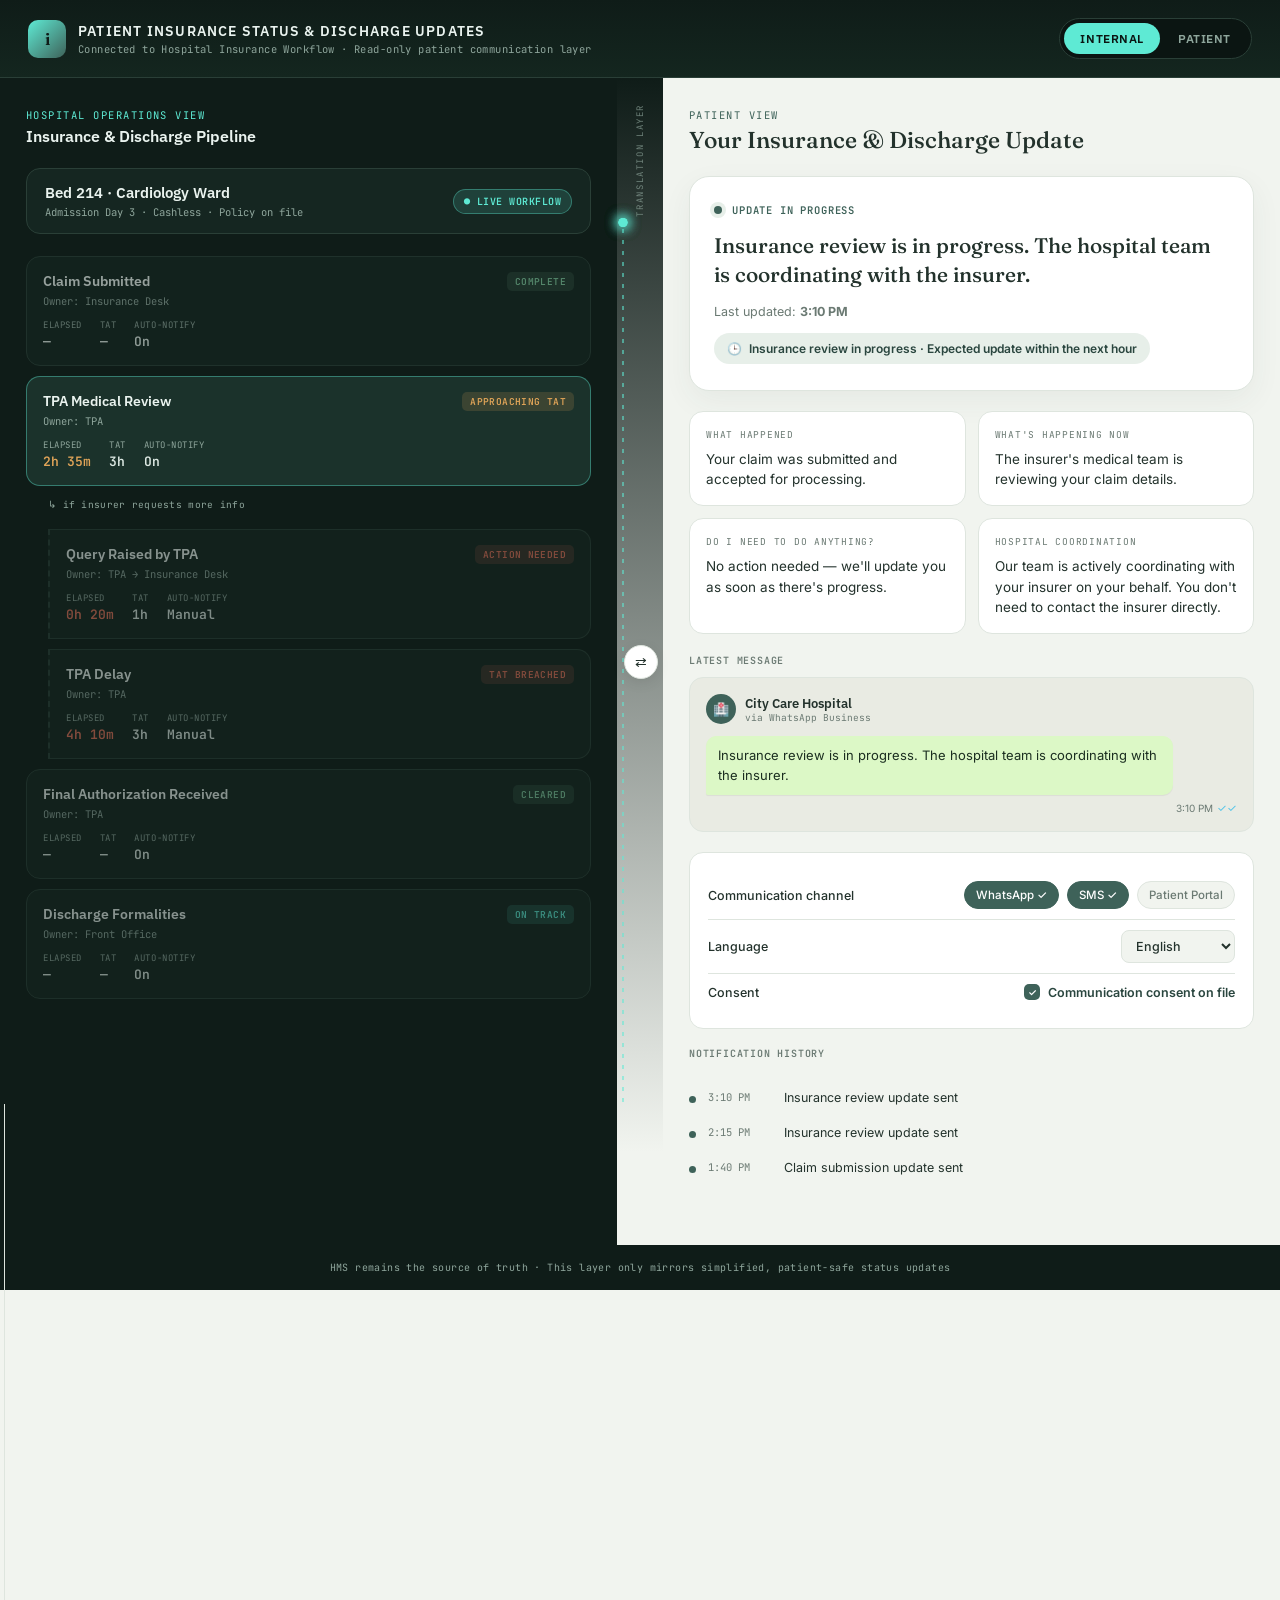
<file: carepulse-flows/patient_communication.html>
<!DOCTYPE html>
<html lang="en">
<head>
<meta charset="UTF-8">
<meta name="viewport" content="width=device-width, initial-scale=1.0">
<title>Patient Insurance Status &amp; Discharge Updates</title>
<style>
@import url('https://fonts.googleapis.com/css2?family=Fraunces:opsz,wght@9..144,400;9..144,500;9..144,600&family=Inter:wght@400;500;600;700&family=JetBrains+Mono:wght@400;500;600;700&family=IBM+Plex+Sans:wght@400;500;600&display=swap');

:root{
  /* Ops (internal) tokens */
  --ops-bg:#0F1C18;
  --ops-panel:#152621;
  --ops-panel-raised:#1B322B;
  --ops-line:#2A3F37;
  --ops-text:#DCE8E2;
  --ops-text-dim:#8FA69C;
  --ops-accent:#5EEAD4;
  --ops-amber:#E0A458;
  --ops-red:#E2725B;
  --ops-green:#7FC79E;

  /* Patient tokens */
  --paper:#F1F4EF;
  --card:#FFFFFF;
  --moss:#3E6259;
  --moss-deep:#2A463F;
  --moss-soft:#E7EFE9;
  --ink:#23322C;
  --muted:#6B7A73;
  --amber-soft:#F4E3CC;
  --amber-text:#8A5A22;
  --whatsapp:#25D366;
  --whatsapp-bubble:#DCF8C6;
  --line:#DEE5DE;

  --radius-lg:20px;
  --radius-md:14px;
  --radius-sm:9px;

  --font-display:'Fraunces', serif;
  --font-body:'Inter', sans-serif;
  --font-mono:'JetBrains Mono', monospace;
  --font-ops:'IBM Plex Sans', sans-serif;
}

*{box-sizing:border-box; margin:0; padding:0;}
html,body{height:100%;}
body{
  font-family:var(--font-body);
  background:var(--paper);
  color:var(--ink);
  -webkit-font-smoothing:antialiased;
  overflow-x:hidden;
}

/* ============ TOP BAR ============ */
.topbar{
  display:flex; align-items:center; justify-content:space-between;
  padding:18px 28px;
  background:linear-gradient(180deg,#0F1C18 0%, #14261F 100%);
  border-bottom:1px solid var(--ops-line);
  gap:16px; flex-wrap:wrap;
}
.brand{display:flex; align-items:center; gap:12px;}
.brand-mark{
  width:38px; height:38px; border-radius:10px;
  background:linear-gradient(135deg, var(--ops-accent), var(--moss));
  display:flex; align-items:center; justify-content:center;
  font-family:var(--font-display); font-weight:600; color:#0F1C18; font-size:17px;
  flex-shrink:0;
}
.brand-text h1{
  font-family:var(--font-ops); font-size:13.5px; letter-spacing:0.09em;
  color:#EAF3EF; text-transform:uppercase; font-weight:600;
}
.brand-text p{
  font-family:var(--font-mono); font-size:10.5px; color:var(--ops-text-dim);
  letter-spacing:0.04em; margin-top:2px;
}
.toggle-wrap{display:flex; align-items:center; gap:10px;}
.view-toggle{
  display:flex; background:#0B1512; border:1px solid var(--ops-line);
  border-radius:999px; padding:4px; gap:2px;
}
.view-toggle button{
  font-family:var(--font-ops); font-size:11.5px; font-weight:600; letter-spacing:0.05em;
  padding:8px 16px; border-radius:999px; border:none; background:transparent;
  color:var(--ops-text-dim); cursor:pointer; transition:all .25s ease; text-transform:uppercase;
}
.view-toggle button.active.internal{background:var(--ops-accent); color:#0B1512;}
.view-toggle button.active.patient{background:var(--moss); color:#fff;}

/* ============ LAYOUT ============ */
.stage{
  display:grid;
  grid-template-columns: 1fr 46px 1fr;
  min-height:calc(100vh - 78px);
}
.panel{padding:30px 26px 60px; overflow:hidden;}
.ops-panel{background:var(--ops-bg);}
.patient-panel{background:var(--paper);}

/* bridge */
.bridge{
  position:relative; background:linear-gradient(180deg,#0F1C18, var(--paper) 92%);
  display:flex; align-items:center; justify-content:center;
}
.bridge-label{
  position:absolute; top:26px; left:50%; transform:translateX(-50%) rotate(180deg);
  writing-mode:vertical-rl; font-family:var(--font-mono); font-size:9px;
  letter-spacing:0.18em; color:var(--ops-text-dim); text-transform:uppercase;
  opacity:0.7;
}
.bridge-track{
  width:2px; height:76%; background:repeating-linear-gradient(
    180deg, rgba(94,234,212,0.55) 0 4px, transparent 4px 11px
  );
  position:relative;
}
.bridge-dot{
  position:absolute; left:50%; transform:translateX(-50%);
  width:9px; height:9px; border-radius:50%;
  background:var(--ops-accent); box-shadow:0 0 12px 2px rgba(94,234,212,0.6);
  animation: flow 3.6s linear infinite;
}
@keyframes flow{
  0%{top:2%; opacity:0;}
  8%{opacity:1;}
  92%{opacity:1;}
  100%{top:96%; opacity:0;}
}
.bridge-icon{
  position:relative; z-index:2; background:var(--card); border:1px solid var(--line);
  width:34px; height:34px; border-radius:50%; display:flex; align-items:center; justify-content:center;
  font-size:14px; box-shadow:0 4px 14px rgba(0,0,0,0.08);
}

/* section headings shared */
.eyebrow{
  font-family:var(--font-mono); font-size:10.5px; letter-spacing:0.14em; text-transform:uppercase;
}
.ops-panel .eyebrow{color:var(--ops-accent); margin-bottom:4px;}
.patient-panel .eyebrow{color:var(--moss); margin-bottom:4px;}
.panel-title{font-family:var(--font-ops); font-size:16px; font-weight:600; color:#EAF3EF; margin-bottom:22px;}
.patient-panel .panel-title{font-family:var(--font-display); font-size:23px; font-weight:500; color:var(--ink);}

/* ============ OPS: patient identity strip ============ */
.identity-strip{
  display:flex; justify-content:space-between; align-items:center;
  background:var(--ops-panel); border:1px solid var(--ops-line); border-radius:var(--radius-md);
  padding:14px 18px; margin-bottom:22px;
}
.identity-strip .name{font-family:var(--font-ops); font-weight:600; color:#EAF3EF; font-size:14.5px;}
.identity-strip .meta{font-family:var(--font-mono); font-size:10.5px; color:var(--ops-text-dim); margin-top:3px;}
.pill{
  font-family:var(--font-mono); font-size:10px; letter-spacing:0.05em; padding:5px 10px;
  border-radius:999px; text-transform:uppercase; font-weight:600;
}
.pill.live{background:rgba(94,234,212,0.14); color:var(--ops-accent); border:1px solid rgba(94,234,212,0.35);}

/* ============ OPS: stage cards ============ */
.ops-list{display:flex; flex-direction:column; gap:10px;}
.ops-card{
  background:var(--ops-panel); border:1px solid var(--ops-line); border-radius:var(--radius-md);
  padding:15px 16px; cursor:pointer; transition:all .2s ease; position:relative;
}
.ops-card:hover{border-color:var(--ops-accent); transform:translateY(-1px);}
.ops-card.selected{border-color:var(--ops-accent); box-shadow:0 0 0 1px var(--ops-accent), 0 8px 24px rgba(94,234,212,0.08);}
.ops-card.status-done{opacity:0.62;}
.ops-card.status-current{background:var(--ops-panel-raised); border-color:rgba(94,234,212,0.4);}
.ops-card.status-branch{margin-left:22px; border-left:2px dashed var(--ops-line); border-radius:0 var(--radius-md) var(--radius-md) 0;}
.ops-card.status-upcoming{opacity:0.55;}

.ops-card-top{display:flex; justify-content:space-between; align-items:flex-start; gap:10px;}
.ops-card-name{font-family:var(--font-ops); font-weight:600; font-size:13.5px; color:#EAF3EF;}
.ops-card-owner{font-family:var(--font-mono); font-size:10.5px; color:var(--ops-text-dim); margin-top:4px;}
.status-tag{
  font-family:var(--font-mono); font-size:9.5px; padding:3px 8px; border-radius:5px;
  letter-spacing:0.04em; text-transform:uppercase; white-space:nowrap; font-weight:600;
}
.tag-done{background:rgba(127,199,158,0.14); color:var(--ops-green);}
.tag-current{background:rgba(94,234,212,0.16); color:var(--ops-accent);}
.tag-approaching{background:rgba(224,164,88,0.16); color:var(--ops-amber);}
.tag-risk{background:rgba(226,114,91,0.18); color:var(--ops-red);}
.tag-upcoming{background:rgba(143,166,156,0.14); color:var(--ops-text-dim);}

.ops-card-metrics{display:flex; gap:18px; margin-top:11px;}
.metric{font-family:var(--font-mono);}
.metric .k{font-size:9px; color:var(--ops-text-dim); text-transform:uppercase; letter-spacing:0.06em;}
.metric .v{font-size:13px; color:var(--ops-text); font-weight:600; margin-top:2px;}
.metric .v.warn{color:var(--ops-amber);}
.metric .v.risk{color:var(--ops-red);}

.branch-hint{font-family:var(--font-mono); font-size:9.5px; color:var(--ops-text-dim); margin:2px 0 8px 22px; letter-spacing:0.03em;}

/* ============ PATIENT VIEW ============ */
.status-hero{
  background:var(--card); border-radius:var(--radius-lg); padding:26px 24px;
  border:1px solid var(--line); box-shadow:0 10px 30px rgba(43,70,63,0.06); margin-bottom:20px;
}
.status-hero .badge-row{display:flex; align-items:center; gap:10px; margin-bottom:14px;}
.status-dot{width:8px; height:8px; border-radius:50%; background:var(--moss); box-shadow:0 0 0 4px var(--moss-soft);}
.status-hero .badge-row span{font-family:var(--font-mono); font-size:10.5px; letter-spacing:0.08em; text-transform:uppercase; color:var(--moss); font-weight:600;}
.status-hero h2{font-family:var(--font-display); font-weight:500; font-size:21px; line-height:1.4; color:var(--ink); margin-bottom:14px;}
.status-hero .updated{font-family:var(--font-body); font-size:12.5px; color:var(--muted);}
.expected-chip{
  display:inline-flex; align-items:center; gap:7px; margin-top:14px;
  background:var(--moss-soft); color:var(--moss-deep); font-size:12px; font-weight:600;
  padding:8px 13px; border-radius:999px;
}

.info-grid{display:grid; grid-template-columns:1fr 1fr; gap:12px; margin-bottom:20px;}
.info-card{
  background:var(--card); border:1px solid var(--line); border-radius:var(--radius-md);
  padding:16px; 
}
.info-card .lbl{font-family:var(--font-mono); font-size:9.5px; letter-spacing:0.08em; text-transform:uppercase; color:var(--muted); margin-bottom:8px;}
.info-card .txt{font-size:13.5px; line-height:1.5; color:var(--ink);}
.info-card.need-action{background:var(--amber-soft); border-color:#E9CB9E;}
.info-card.need-action .txt{color:var(--amber-text); font-weight:500;}

/* whatsapp bubble */
.wa-preview{
  background:#E9EBE3 url('data:image/svg+xml;utf8,<svg xmlns="http://www.w3.org/2000/svg" width="60" height="60"><rect width="60" height="60" fill="none"/></svg>');
  border-radius:var(--radius-md); padding:16px; border:1px solid var(--line);
}
.wa-header{display:flex; align-items:center; gap:9px; margin-bottom:12px;}
.wa-avatar{width:30px; height:30px; border-radius:50%; background:var(--moss); display:flex; align-items:center; justify-content:center; color:#fff; font-size:13px; font-weight:600; font-family:var(--font-ops);}
.wa-header .h-name{font-family:var(--font-ops); font-weight:600; font-size:12.5px; color:var(--ink);}
.wa-header .h-sub{font-family:var(--font-mono); font-size:9.5px; color:var(--muted);}
.wa-bubble{
  background:var(--whatsapp-bubble); border-radius:10px 10px 10px 2px; padding:10px 12px;
  max-width:88%; font-size:13px; line-height:1.5; color:#1B2E20; position:relative;
  box-shadow:0 1px 1px rgba(0,0,0,0.06);
}
.wa-meta{display:flex; align-items:center; gap:4px; justify-content:flex-end; margin-top:6px;}
.wa-time{font-family:var(--font-body); font-size:10px; color:#6b7a73;}
.wa-check{color:#4FC3E8; font-size:11px;}

/* preferences card */
.pref-card{background:var(--card); border:1px solid var(--line); border-radius:var(--radius-md); padding:18px; margin-top:20px;}
.pref-row{display:flex; justify-content:space-between; align-items:center; padding:10px 0; border-bottom:1px solid var(--line);}
.pref-row:last-child{border-bottom:none;}
.pref-row .lbl{font-size:12.5px; color:var(--ink); font-weight:500;}
.chip-group{display:flex; gap:8px; flex-wrap:wrap;}
.chip{
  font-family:var(--font-body); font-size:11.5px; padding:6px 11px; border-radius:999px;
  border:1px solid var(--line); background:var(--paper); color:var(--muted); cursor:pointer;
  transition:all .15s ease; display:flex; align-items:center; gap:5px; font-weight:500;
}
.chip.on{background:var(--moss); color:#fff; border-color:var(--moss);}
select.lang-select{
  font-family:var(--font-body); font-size:12.5px; padding:7px 10px; border-radius:8px;
  border:1px solid var(--line); background:var(--paper); color:var(--ink); font-weight:500;
}
.consent-check{display:flex; align-items:center; gap:8px; font-size:12.5px; color:var(--moss-deep); font-weight:600;}
.consent-check .tick{width:16px; height:16px; border-radius:5px; background:var(--moss); color:#fff; display:flex; align-items:center; justify-content:center; font-size:10px;}

/* timeline */
.timeline{margin-top:20px;}
.timeline-item{display:flex; gap:12px; padding:10px 0;}
.timeline-item .t-dot{width:7px; height:7px; border-radius:50%; background:var(--moss); margin-top:6px; flex-shrink:0;}
.timeline-item .t-line{position:relative;}
.timeline-item:not(:last-child)::before{
  content:''; position:absolute; left:3.5px; margin-top:14px; width:1px; height:calc(100% + 4px); background:var(--line);
}
.timeline-item .t-time{font-family:var(--font-mono); font-size:10.5px; color:var(--muted); min-width:64px;}
.timeline-item .t-text{font-size:12.5px; color:var(--ink);}

/* ============ MODAL / DRAWER ============ */
.overlay{
  position:fixed; inset:0; background:rgba(10,18,15,0.55); backdrop-filter:blur(2px);
  display:none; align-items:center; justify-content:center; z-index:50; padding:20px;
}
.overlay.show{display:flex;}
.drawer{
  background:var(--card); border-radius:22px; width:100%; max-width:620px; max-height:88vh;
  overflow-y:auto; box-shadow:0 30px 80px rgba(0,0,0,0.35); animation:pop .22s ease;
}
@keyframes pop{from{opacity:0; transform:translateY(14px) scale(0.98);} to{opacity:1; transform:translateY(0) scale(1);}}
.drawer-head{
  display:flex; justify-content:space-between; align-items:flex-start; padding:22px 24px 16px;
  border-bottom:1px solid var(--line);
}
.drawer-head h3{font-family:var(--font-ops); font-size:16px; font-weight:600; color:var(--ink);}
.drawer-head .sub{font-family:var(--font-mono); font-size:10.5px; color:var(--muted); margin-top:4px; text-transform:uppercase; letter-spacing:0.05em;}
.close-btn{
  background:var(--paper); border:none; width:30px; height:30px; border-radius:50%; cursor:pointer;
  font-size:14px; color:var(--muted); flex-shrink:0;
}
.drawer-body{padding:20px 24px 26px;}
.compare-grid{display:grid; grid-template-columns:1fr 1fr; gap:12px; margin-bottom:18px;}
.compare-box{border-radius:var(--radius-md); padding:15px;}
.compare-box.internal-box{background:#12211D; border:1px solid var(--ops-line);}
.compare-box.internal-box .lbl{color:var(--ops-accent);}
.compare-box.internal-box .txt{color:#DCE8E2; font-family:var(--font-ops); font-size:12.5px;}
.compare-box.patient-box{background:var(--moss-soft); border:1px solid #CFE0D6;}
.compare-box.patient-box .lbl{color:var(--moss-deep);}
.compare-box.patient-box .txt{color:var(--ink); font-size:12.5px; line-height:1.5;}
.compare-box .lbl{font-family:var(--font-mono); font-size:9.5px; text-transform:uppercase; letter-spacing:0.07em; margin-bottom:8px; font-weight:600;}

.meta-row{display:flex; gap:10px; flex-wrap:wrap; margin-bottom:18px;}
.meta-badge{
  font-family:var(--font-mono); font-size:10.5px; padding:6px 11px; border-radius:8px;
  background:var(--paper); border:1px solid var(--line); color:var(--ink); font-weight:600;
}
.meta-badge.auto{color:var(--moss-deep); background:var(--moss-soft); border-color:#CFE0D6;}
.meta-badge.manual{color:var(--amber-text); background:var(--amber-soft); border-color:#E9CB9E;}

.section-label{font-family:var(--font-mono); font-size:10px; text-transform:uppercase; letter-spacing:0.08em; color:var(--muted); margin:18px 0 10px; font-weight:600;}

.approval-banner{
  display:flex; gap:12px; align-items:flex-start; background:#FBEDE8; border:1px solid #EFC3B6;
  border-radius:var(--radius-md); padding:14px 16px; margin-bottom:6px;
}
.approval-banner .icon{font-size:16px;}
.approval-banner .txt{flex:1;}
.approval-banner .txt strong{display:block; font-size:12.5px; color:#8A3A26; margin-bottom:3px;}
.approval-banner .txt span{font-size:12px; color:#8A5344; line-height:1.5;}
.approve-btn{
  font-family:var(--font-body); font-size:11.5px; font-weight:600; padding:8px 13px; border-radius:8px;
  border:1px solid #C9553A; background:#fff; color:#C9553A; cursor:pointer; white-space:nowrap;
}
.approve-btn.approved{background:var(--moss); color:#fff; border-color:var(--moss);}

.action-row{display:flex; gap:10px; margin-top:20px; flex-wrap:wrap;}
.btn{
  font-family:var(--font-body); font-size:12.5px; font-weight:600; padding:10px 16px; border-radius:10px;
  border:1px solid var(--line); background:var(--paper); color:var(--ink); cursor:pointer; transition:all .15s ease;
}
.btn.primary{background:var(--moss); color:#fff; border-color:var(--moss);}
.btn.primary:disabled{background:#B9C6BF; border-color:#B9C6BF; cursor:not-allowed;}
.btn.ghost{background:#fff;}
.btn:hover:not(:disabled){transform:translateY(-1px);}
.send-note{font-size:11px; color:var(--muted); margin-top:8px;}

/* footer credit */
.footer-note{
  text-align:center; padding:16px; font-family:var(--font-mono); font-size:10px;
  color:var(--ops-text-dim); background:var(--ops-bg); letter-spacing:0.04em;
}

/* responsive */
@media (max-width: 980px){
  .stage{grid-template-columns:1fr;}
  .bridge{display:none;}
  .panel{display:none;}
  .panel.active-mobile{display:block;}
  .info-grid{grid-template-columns:1fr;}
  .compare-grid{grid-template-columns:1fr;}
}
@media (min-width: 981px){
  .panel{display:block !important;}
}
</style>
</head>
<body>

<div class="topbar">
  <div class="brand">
    <div class="brand-mark">i</div>
    <div class="brand-text">
      <h1>Patient Insurance Status &amp; Discharge Updates</h1>
      <p>Connected to Hospital Insurance Workflow · Read-only patient communication layer</p>
    </div>
  </div>
  <div class="toggle-wrap">
    <div class="view-toggle">
      <button class="active internal" id="btnInternal" onclick="setMobileView('ops')">Internal</button>
      <button class="patient" id="btnPatient" onclick="setMobileView('patient')">Patient</button>
    </div>
  </div>
</div>

<div class="stage">

  <!-- ================= OPS PANEL ================= -->
  <div class="panel ops-panel active-mobile" id="opsPanel">
    <div class="eyebrow">Hospital Operations View</div>
    <div class="panel-title">Insurance &amp; Discharge Pipeline</div>

    <div class="identity-strip">
      <div>
        <div class="name">Bed 214 · Cardiology Ward</div>
        <div class="meta">Admission Day 3 · Cashless · Policy on file</div>
      </div>
      <div class="pill live">● Live workflow</div>
    </div>

    <div id="opsList" class="ops-list"></div>
  </div>

  <!-- ================= BRIDGE ================= -->
  <div class="bridge">
    <div class="bridge-label">Translation Layer</div>
    <div class="bridge-track">
      <div class="bridge-dot" style="animation-delay:0s;"></div>
      <div class="bridge-dot" style="animation-delay:1.2s;"></div>
      <div class="bridge-dot" style="animation-delay:2.4s;"></div>
    </div>
    <div class="bridge-icon">⇄</div>
  </div>

  <!-- ================= PATIENT PANEL ================= -->
  <div class="panel patient-panel" id="patientPanel">
    <div class="eyebrow">Patient View</div>
    <div class="panel-title">Your Insurance &amp; Discharge Update</div>

    <div class="status-hero">
      <div class="badge-row"><span class="status-dot"></span><span id="heroEyebrow">Update in progress</span></div>
      <h2 id="heroMessage">Loading…</h2>
      <div class="updated">Last updated: <strong id="heroTime">—</strong></div>
      <div class="expected-chip">🕒 <span id="heroExpected">Insurance review in progress</span></div>
    </div>

    <div class="info-grid">
      <div class="info-card">
        <div class="lbl">What happened</div>
        <div class="txt" id="whatHappened">—</div>
      </div>
      <div class="info-card">
        <div class="lbl">What's happening now</div>
        <div class="txt" id="whatNow">—</div>
      </div>
      <div class="info-card" id="actionCard">
        <div class="lbl">Do I need to do anything?</div>
        <div class="txt" id="actionNeeded">—</div>
      </div>
      <div class="info-card">
        <div class="lbl">Hospital coordination</div>
        <div class="txt">Our team is actively coordinating with your insurer on your behalf. You don't need to contact the insurer directly.</div>
      </div>
    </div>

    <div class="section-label">Latest message</div>
    <div class="wa-preview">
      <div class="wa-header">
        <div class="wa-avatar">🏥</div>
        <div>
          <div class="h-name">City Care Hospital</div>
          <div class="h-sub">via WhatsApp Business</div>
        </div>
      </div>
      <div class="wa-bubble" id="mainWaBubble">—</div>
      <div class="wa-meta"><span class="wa-time" id="mainWaTime">3:10 PM</span><span class="wa-check">✓✓</span></div>
    </div>

    <div class="pref-card">
      <div class="pref-row">
        <div class="lbl">Communication channel</div>
        <div class="chip-group">
          <div class="chip on" id="chipWA" onclick="toggleChip('WA')">WhatsApp ✓</div>
          <div class="chip on" id="chipSMS" onclick="toggleChip('SMS')">SMS ✓</div>
          <div class="chip" id="chipPortal" onclick="toggleChip('Portal')">Patient Portal</div>
        </div>
      </div>
      <div class="pref-row">
        <div class="lbl">Language</div>
        <select class="lang-select" id="langSelect" onchange="onLanguageChange()">
          <option value="en">English</option>
          <option value="ta">தமிழ் (Tamil)</option>
          <option value="hi">हिंदी (Hindi)</option>
          <option value="other">Other</option>
        </select>
      </div>
      <div class="pref-row">
        <div class="lbl">Consent</div>
        <div class="consent-check"><span class="tick">✓</span> Communication consent on file</div>
      </div>
    </div>

    <div class="section-label">Notification history</div>
    <div class="timeline" id="timeline"></div>
  </div>
</div>

<div class="footer-note">HMS remains the source of truth · This layer only mirrors simplified, patient-safe status updates</div>

<!-- ================= DRAWER / MODAL ================= -->
<div class="overlay" id="overlay" onclick="closeDrawerOnBg(event)">
  <div class="drawer">
    <div class="drawer-head">
      <div>
        <h3 id="drawerTitle">—</h3>
        <div class="sub" id="drawerSub">Status detail</div>
      </div>
      <button class="close-btn" onclick="closeDrawer()">✕</button>
    </div>
    <div class="drawer-body">

      <div class="compare-grid">
        <div class="compare-box internal-box">
          <div class="lbl">Internal state (HMS)</div>
          <div class="txt" id="drawerInternal">—</div>
        </div>
        <div class="compare-box patient-box">
          <div class="lbl">Patient-facing state</div>
          <div class="txt" id="drawerPatientText">—</div>
        </div>
      </div>

      <div class="meta-row">
        <div class="meta-badge" id="drawerAutoManual">—</div>
        <div class="meta-badge" id="drawerChannel">—</div>
      </div>

      <div id="approvalArea"></div>

      <div class="section-label">Message preview</div>
      <div class="wa-preview">
        <div class="wa-header">
          <div class="wa-avatar">🏥</div>
          <div>
            <div class="h-name">City Care Hospital</div>
            <div class="h-sub">via <span id="drawerChannelName">WhatsApp</span></div>
          </div>
        </div>
        <div class="wa-bubble" id="drawerWaBubble">—</div>
        <div class="wa-meta"><span class="wa-time" id="drawerWaTime">Now</span><span class="wa-check">✓✓</span></div>
      </div>

      <div class="action-row">
        <button class="btn ghost" onclick="alert('Preview shown above — this is exactly what the patient will see.')">Preview</button>
        <button class="btn primary" id="sendBtn" onclick="handleSend()">Send</button>
        <button class="btn" onclick="handleAutoNotify()">Auto-notify</button>
      </div>
      <div class="send-note" id="sendNote"></div>
    </div>
  </div>
</div>

<script>
// ================= DATA MODEL =================
const MESSAGES = {
  claim_submitted: {
    en: "Your insurance documents have been submitted for review.",
    ta: "உங்கள் காப்பீட்டு ஆவணங்கள் பரிசீலனைக்காக சமர்ப்பிக்கப்பட்டுள்ளன.",
    hi: "आपके बीमा दस्तावेज़ समीक्षा के लिए जमा कर दिए गए हैं।"
  },
  tpa_review: {
    en: "Insurance review is in progress. The hospital team is coordinating with the insurer.",
    ta: "காப்பீட்டு பரிசீலனை நடைபெற்று வருகிறது. மருத்துவமனை குழு காப்பீட்டாளருடன் ஒருங்கிணைத்து செயல்படுகிறது.",
    hi: "बीमा समीक्षा जारी है। अस्पताल टीम बीमाकर्ता के साथ समन्वय कर रही है।"
  },
  query_raised: {
    en: "The insurer has requested additional information. Our hospital team is working on it.",
    ta: "காப்பீட்டாளர் கூடுதல் தகவல்களை கோரியுள்ளார். எங்கள் மருத்துவமனை குழு அதில் பணியாற்றி வருகிறது.",
    hi: "बीमाकर्ता ने अतिरिक्त जानकारी माँगी है। हमारी अस्पताल टीम इस पर काम कर रही है।"
  },
  tpa_delay: {
    en: "Insurance authorization is taking longer than expected. The hospital team is following up with the insurer.",
    ta: "காப்பீட்டு அங்கீகாரம் எதிர்பார்த்ததை விட அதிக நேரம் எடுக்கிறது. மருத்துவமனை குழு காப்பீட்டாளருடன் தொடர்பில் உள்ளது.",
    hi: "बीमा प्राधिकरण अपेक्षा से अधिक समय ले रहा है। अस्पताल टीम बीमाकर्ता से संपर्क में है।"
  },
  final_auth: {
    en: "Insurance authorization has been received. The hospital is completing the remaining discharge formalities.",
    ta: "காப்பீட்டு அங்கீகாரம் பெறப்பட்டுள்ளது. மருத்துவமனை மீதமுள்ள டிஸ்சார்ஜ் நடைமுறைகளை முடித்து வருகிறது.",
    hi: "बीमा प्राधिकरण प्राप्त हो गया है। अस्पताल शेष छुट्टी औपचारिकताएं पूरी कर रहा है।"
  },
  discharge: {
    en: "Your insurance process is complete. The hospital is completing the final discharge formalities.",
    ta: "உங்கள் காப்பீட்டு செயல்முறை முடிந்துவிட்டது. மருத்துவமனை இறுதி டிஸ்சார்ஜ் நடைமுறைகளை முடித்து வருகிறது.",
    hi: "आपकी बीमा प्रक्रिया पूर्ण हो चुकी है। अस्पताल अंतिम छुट्टी औपचारिकताएं पूरी कर रहा है।"
  }
};
const OTHER_NOTE = "Message will be prepared in your preferred language by our patient coordination team on request.";

const STAGES = [
  {
    id:'claim_submitted', branch:false, phase:'done',
    internal:{name:'Claim Submitted', owner:'Insurance Desk', elapsed:'—', tat:'—', riskLabel:'Complete', riskTag:'tag-done'},
    auto:true, channels:['WhatsApp','SMS'], sensitive:false,
    whatHappened:"Your insurance documents were received and logged.",
    whatNow:"They have been forwarded to the insurer for review.",
    action:"No action needed right now."
  },
  {
    id:'tpa_review', branch:false, phase:'current',
    internal:{name:'TPA Medical Review', owner:'TPA', elapsed:'2h 35m', tat:'3h', riskLabel:'Approaching TAT', riskTag:'tag-approaching'},
    auto:true, channels:['WhatsApp','SMS'], sensitive:false,
    whatHappened:"Your claim was submitted and accepted for processing.",
    whatNow:"The insurer's medical team is reviewing your claim details.",
    action:"No action needed — we'll update you as soon as there's progress."
  },
  {
    id:'query_raised', branch:true, phase:'upcoming',
    internal:{name:'Query Raised by TPA', owner:'TPA → Insurance Desk', elapsed:'0h 20m', tat:'1h', riskLabel:'Action needed', riskTag:'tag-risk'},
    auto:false, channels:['WhatsApp','SMS','Patient Portal'], sensitive:true, sensitiveReason:'Patient action required',
    whatHappened:"The insurer reviewed your claim and needs more information.",
    whatNow:"Our hospital team is preparing the requested documents on your behalf.",
    action:"Usually none — if we need something from you directly, we'll call you."
  },
  {
    id:'tpa_delay', branch:true, phase:'upcoming',
    internal:{name:'TPA Delay', owner:'TPA', elapsed:'4h 10m', tat:'3h', riskLabel:'TAT breached', riskTag:'tag-risk'},
    auto:false, channels:['WhatsApp','SMS'], sensitive:true, sensitiveReason:'Major delay',
    whatHappened:"Your claim review is taking longer than the usual timeframe.",
    whatNow:"The hospital insurance team is actively following up with the insurer.",
    action:"No action needed. We're pushing this forward on your behalf."
  },
  {
    id:'final_auth', branch:false, phase:'upcoming',
    internal:{name:'Final Authorization Received', owner:'TPA', elapsed:'—', tat:'—', riskLabel:'Cleared', riskTag:'tag-done'},
    auto:true, channels:['WhatsApp','SMS'], sensitive:false,
    whatHappened:"The insurer approved your claim.",
    whatNow:"The hospital is finalizing paperwork for your discharge.",
    action:"No action needed."
  },
  {
    id:'discharge', branch:false, phase:'upcoming',
    internal:{name:'Discharge Formalities', owner:'Front Office', elapsed:'—', tat:'—', riskLabel:'On track', riskTag:'tag-current'},
    auto:true, channels:['WhatsApp','SMS'], sensitive:false,
    whatHappened:"Insurance formalities are complete.",
    whatNow:"The front office is preparing your final discharge documents.",
    action:"A team member will guide you through the last steps in person."
  }
];

const NOTIFICATIONS = [
  {time:'3:10 PM', text:'Insurance review update sent'},
  {time:'2:15 PM', text:'Insurance review update sent'},
  {time:'1:40 PM', text:'Claim submission update sent'}
];

let currentLang = 'en';
let currentDrawerStage = null;
let approvedStages = {};
let channelState = {WA:true, SMS:true, Portal:false};

// ================= RENDER OPS LIST =================
function renderOps(){
  const list = document.getElementById('opsList');
  list.innerHTML = '';
  let lastWasCurrent = false;
  STAGES.forEach(stage=>{
    if(stage.branch && lastWasCurrent){
      const hint = document.createElement('div');
      hint.className = 'branch-hint';
      hint.textContent = stage.id === 'query_raised' ? '↳ if insurer requests more info' : '↳ if review exceeds TAT';
      list.appendChild(hint);
    }
    const card = document.createElement('div');
    card.className = 'ops-card status-' + stage.phase + (stage.branch ? ' status-branch' : '');
    card.onclick = ()=>openDrawer(stage.id);

    const elapsedClass = stage.internal.riskTag === 'tag-risk' ? 'risk' : (stage.internal.riskTag === 'tag-approaching' ? 'warn' : '');

    card.innerHTML = `
      <div class="ops-card-top">
        <div>
          <div class="ops-card-name">${stage.internal.name}</div>
          <div class="ops-card-owner">Owner: ${stage.internal.owner}</div>
        </div>
        <div class="status-tag ${stage.internal.riskTag}">${stage.internal.riskLabel}</div>
      </div>
      <div class="ops-card-metrics">
        <div class="metric"><div class="k">Elapsed</div><div class="v ${elapsedClass}">${stage.internal.elapsed}</div></div>
        <div class="metric"><div class="k">TAT</div><div class="v">${stage.internal.tat}</div></div>
        <div class="metric"><div class="k">Auto-notify</div><div class="v">${stage.auto ? 'On' : 'Manual'}</div></div>
      </div>
    `;
    list.appendChild(card);
    lastWasCurrent = stage.phase === 'current';
  });
}

// ================= RENDER PATIENT PANEL =================
function getCurrentStage(){
  return STAGES.find(s=>s.phase==='current') || STAGES[0];
}
function langText(stageId){
  const m = MESSAGES[stageId];
  if(currentLang === 'other') return OTHER_NOTE;
  return m[currentLang] || m.en;
}

function renderPatient(){
  const stage = getCurrentStage();
  document.getElementById('heroMessage').textContent = langText(stage.id);
  document.getElementById('heroTime').textContent = '3:10 PM';
  document.getElementById('whatHappened').textContent = stage.whatHappened;
  document.getElementById('whatNow').textContent = stage.whatNow;
  document.getElementById('actionNeeded').textContent = stage.action;
  document.getElementById('mainWaBubble').textContent = langText(stage.id);

  const actionCard = document.getElementById('actionCard');
  if(stage.sensitive){
    actionCard.classList.add('need-action');
    document.getElementById('heroExpected').textContent = 'We may need a quick confirmation from you shortly';
  } else {
    actionCard.classList.remove('need-action');
    document.getElementById('heroExpected').textContent = 'Insurance review in progress · Expected update within the next hour';
  }

  const tl = document.getElementById('timeline');
  tl.innerHTML = '';
  NOTIFICATIONS.forEach(n=>{
    const item = document.createElement('div');
    item.className = 'timeline-item t-line';
    item.innerHTML = `<span class="t-dot"></span><span class="t-time">${n.time}</span><span class="t-text">${n.text}</span>`;
    tl.appendChild(item);
  });
}

function onLanguageChange(){
  currentLang = document.getElementById('langSelect').value;
  renderPatient();
  if(currentDrawerStage) fillDrawer(currentDrawerStage);
}

function toggleChip(which){
  channelState[which] = !channelState[which];
  const map = {WA:'chipWA', SMS:'chipSMS', Portal:'chipPortal'};
  const labelMap = {WA:'WhatsApp', SMS:'SMS', Portal:'Patient Portal'};
  const el = document.getElementById(map[which]);
  el.classList.toggle('on', channelState[which]);
  el.textContent = labelMap[which] + (channelState[which] ? ' ✓' : '');
}

// ================= DRAWER LOGIC =================
function openDrawer(stageId){
  currentDrawerStage = stageId;
  fillDrawer(stageId);
  document.getElementById('overlay').classList.add('show');
}
function closeDrawer(){
  document.getElementById('overlay').classList.remove('show');
  currentDrawerStage = null;
}
function closeDrawerOnBg(e){
  if(e.target.id === 'overlay') closeDrawer();
}

function fillDrawer(stageId){
  const stage = STAGES.find(s=>s.id===stageId);
  document.getElementById('drawerTitle').textContent = stage.internal.name;
  document.getElementById('drawerSub').textContent = 'Owner: ' + stage.internal.owner + ' · Elapsed ' + stage.internal.elapsed + ' · TAT ' + stage.internal.tat;
  document.getElementById('drawerInternal').innerHTML =
    `Status: ${stage.internal.riskLabel}<br>Elapsed: ${stage.internal.elapsed} &nbsp;·&nbsp; TAT: ${stage.internal.tat}<br>Owner: ${stage.internal.owner}`;
  document.getElementById('drawerPatientText').textContent = langText(stage.id);

  const autoBadge = document.getElementById('drawerAutoManual');
  autoBadge.textContent = stage.auto ? '⚙ Automatic message' : '✋ Manual send required';
  autoBadge.className = 'meta-badge ' + (stage.auto ? 'auto' : 'manual');

  const channel = stage.channels[0];
  document.getElementById('drawerChannel').textContent = 'via ' + stage.channels.join(' + ');
  document.getElementById('drawerChannelName').textContent = channel;
  document.getElementById('drawerWaBubble').textContent = langText(stage.id);
  document.getElementById('drawerWaTime').textContent = 'Now';

  const approvalArea = document.getElementById('approvalArea');
  const sendBtn = document.getElementById('sendBtn');
  const sendNote = document.getElementById('sendNote');
  sendNote.textContent = '';

  if(stage.sensitive){
    const approved = !!approvedStages[stage.id];
    approvalArea.innerHTML = `
      <div class="approval-banner">
        <div class="icon">⚠️</div>
        <div class="txt">
          <strong>Operations Executive approval required</strong>
          <span>Reason: ${stage.sensitiveReason}. This message will not be sent to the patient until approved.</span>
        </div>
        <button class="approve-btn ${approved ? 'approved' : ''}" onclick="toggleApproval('${stage.id}')">
          ${approved ? '✓ Approved' : 'Approve'}
        </button>
      </div>
    `;
    sendBtn.disabled = !approved;
    sendNote.textContent = approved ? 'Approved for sending.' : 'Waiting on Operations Executive approval before this can be sent.';
  } else {
    approvalArea.innerHTML = '';
    sendBtn.disabled = false;
  }
}

function toggleApproval(stageId){
  approvedStages[stageId] = !approvedStages[stageId];
  fillDrawer(stageId);
}

function handleSend(){
  const sendNote = document.getElementById('sendNote');
  sendNote.textContent = '✓ Sent to patient via ' + STAGES.find(s=>s.id===currentDrawerStage).channels.join(' + ') + '.';
}
function handleAutoNotify(){
  const sendNote = document.getElementById('sendNote');
  sendNote.textContent = '⚙ Auto-notify enabled for this stage — future updates will send automatically once eligible.';
}

// ================= MOBILE VIEW TOGGLE =================
function setMobileView(view){
  document.getElementById('btnInternal').classList.toggle('active', view==='ops');
  document.getElementById('btnPatient').classList.toggle('active', view==='patient');
  document.getElementById('opsPanel').classList.toggle('active-mobile', view==='ops');
  document.getElementById('patientPanel').classList.toggle('active-mobile', view==='patient');
}

// ================= INIT =================
renderOps();
renderPatient();
</script>
</body>
</html>
</file>
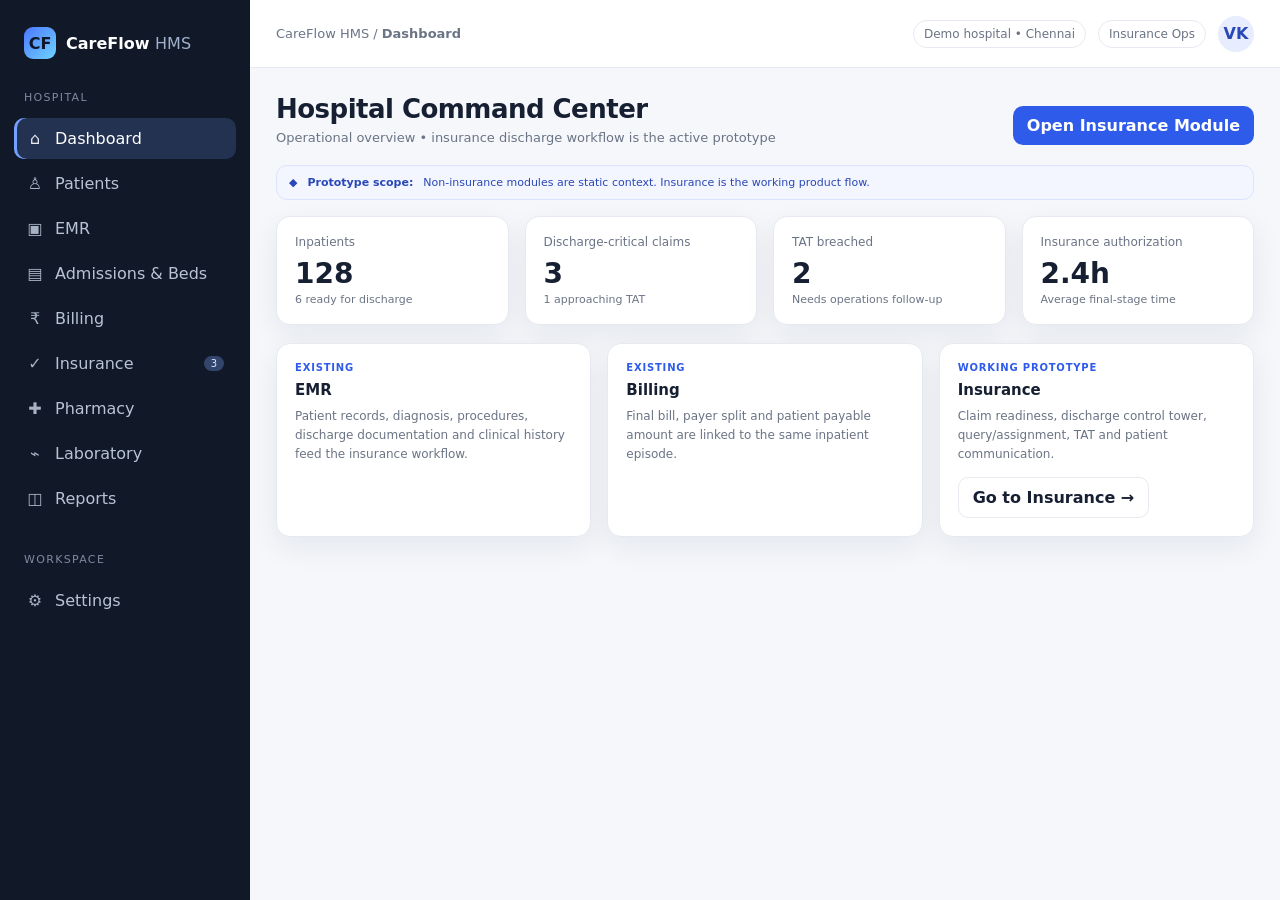
<file: carepulse-flows/preview_all_features.html>
<!DOCTYPE html>
<html lang="en">
<head>
<meta charset="UTF-8" />
<meta name="viewport" content="width=device-width, initial-scale=1.0" />
<title>CareFlow HMS — Insurance Discharge Control</title>
<style>
:root{--bg:#f5f7fb;--card:#fff;--ink:#172033;--muted:#6b7485;--line:#e6eaf0;--primary:#2f5bea;--primary-soft:#eef2ff;--green:#1b9a68;--green-soft:#eaf8f2;--amber:#b87900;--amber-soft:#fff7e1;--red:#c73b3b;--red-soft:#fff0f0;--nav:#111827;--nav2:#1a2335;--shadow:0 10px 30px rgba(17,24,39,.07);--radius:14px}
*{box-sizing:border-box}body{margin:0;font-family:Inter,ui-sans-serif,system-ui,-apple-system,Segoe UI,Roboto,Arial,sans-serif;background:var(--bg);color:var(--ink)}
button,input,select{font:inherit}.app{display:flex;min-height:100vh}.sidebar{width:250px;background:var(--nav);color:#dbe4f0;padding:18px 14px;position:sticky;top:0;height:100vh}.brand{display:flex;align-items:center;gap:10px;font-weight:800;padding:9px 10px 22px;color:#fff}.brand-dot{width:32px;height:32px;border-radius:9px;background:linear-gradient(135deg,#4c77ff,#6fd4ff);display:grid;place-items:center;color:#0f172a;font-weight:900}.nav-title{font-size:11px;letter-spacing:.12em;color:#7f8aa0;padding:10px}.nav-item{display:flex;gap:11px;align-items:center;padding:11px 12px;margin:4px 0;border-radius:10px;color:#b8c4d6;cursor:pointer}.nav-item:hover{background:var(--nav2);color:#fff}.nav-item.active{background:#243251;color:#fff;box-shadow:inset 3px 0 0 #74a0ff}.nav-icon{width:18px;text-align:center;opacity:.9}.nav-badge{margin-left:auto;background:#32466d;color:#dce8ff;padding:2px 7px;border-radius:999px;font-size:10px}.main{flex:1;min-width:0}.topbar{height:68px;background:#fff;border-bottom:1px solid var(--line);display:flex;align-items:center;justify-content:space-between;padding:0 26px;position:sticky;top:0;z-index:5}.crumb{color:var(--muted);font-size:13px}.top-actions{display:flex;align-items:center;gap:12px}.pill{padding:6px 10px;border:1px solid var(--line);border-radius:999px;font-size:12px;color:var(--muted);background:#fff}.avatar{width:36px;height:36px;border-radius:50%;display:grid;place-items:center;background:#e7ecff;color:#2947b6;font-weight:800}.content{padding:26px}.page-head{display:flex;justify-content:space-between;gap:20px;align-items:flex-end;margin-bottom:20px}.title{font-size:26px;font-weight:800;letter-spacing:-.02em}.subtitle{color:var(--muted);font-size:13px;margin-top:6px}.btn{border:0;border-radius:10px;padding:10px 14px;cursor:pointer;font-weight:700}.btn-primary{background:var(--primary);color:#fff}.btn-secondary{background:#fff;border:1px solid var(--line);color:var(--ink)}.btn-danger{background:var(--red);color:#fff}.btn-link{border:0;background:none;color:var(--primary);font-weight:700;cursor:pointer;padding:0}.grid{display:grid;gap:16px}.kpis{grid-template-columns:repeat(4,minmax(0,1fr));margin-bottom:18px}.card{background:var(--card);border:1px solid var(--line);border-radius:var(--radius);box-shadow:var(--shadow)}.kpi{padding:18px}.kpi .label{color:var(--muted);font-size:12px}.kpi .value{font-size:28px;font-weight:800;margin:8px 0 3px}.kpi .hint{font-size:11px;color:var(--muted)}.status{display:inline-flex;align-items:center;gap:6px;border-radius:999px;padding:5px 8px;font-size:11px;font-weight:800}.dot{width:7px;height:7px;border-radius:50%}.green{background:var(--green-soft);color:var(--green)}.amber{background:var(--amber-soft);color:var(--amber)}.red{background:var(--red-soft);color:var(--red)}.blue{background:var(--primary-soft);color:#3153ca}.gray{background:#f1f3f6;color:#687386}.section{padding:18px}.section-head{display:flex;justify-content:space-between;align-items:center;margin-bottom:14px}.section-title{font-weight:800}.table{width:100%;border-collapse:collapse}.table th,.table td{text-align:left;padding:12px 10px;border-top:1px solid var(--line);font-size:12px;vertical-align:top}.table th{font-size:11px;color:var(--muted);font-weight:700}.mono{font-variant-numeric:tabular-nums;font-feature-settings:"tnum"}.patient-name{font-weight:800}.small{font-size:11px;color:var(--muted)}.feature-grid{grid-template-columns:repeat(3,minmax(0,1fr))}.feature-card{padding:18px}.feature-card h3{margin:8px 0 8px;font-size:15px}.feature-card p{margin:0;color:var(--muted);font-size:12px;line-height:1.6}.feature-tag{font-size:10px;font-weight:800;letter-spacing:.08em;text-transform:uppercase;color:var(--primary)}.layout-2{grid-template-columns:1.25fr .75fr}.split{display:grid;grid-template-columns:1fr 1fr;gap:14px}.timeline{position:relative;margin-left:7px;padding-left:22px}.timeline:before{content:"";position:absolute;left:5px;top:2px;bottom:6px;width:2px;background:#e9edf3}.tl{position:relative;padding:0 0 18px}.tl:before{content:"";position:absolute;left:-21px;top:2px;width:10px;height:10px;border-radius:50%;background:#fff;border:3px solid #97a6c1}.tl.done:before{border-color:var(--green);background:var(--green)}.tl.active:before{border-color:var(--primary);background:var(--primary)}.tl h4{margin:0 0 3px;font-size:12px}.tl p{margin:0;color:var(--muted);font-size:11px;line-height:1.5}.callout{padding:12px 14px;border-radius:12px;font-size:12px;line-height:1.5}.callout.red{border:1px solid #ffd2d2}.callout.amber{border:1px solid #ffe4a9}.callout.blue{border:1px solid #d8e0ff}.list{display:grid;gap:9px}.list-row{display:flex;justify-content:space-between;gap:16px;padding:11px 0;border-bottom:1px solid var(--line);font-size:12px}.list-row:last-child{border-bottom:0}.muted{color:var(--muted)}.badge{font-size:10px;font-weight:800;padding:4px 7px;border-radius:7px;background:#f1f4f9;color:#60708a}.score{display:flex;align-items:flex-end;gap:5px}.score .n{font-size:40px;font-weight:900}.score .den{color:var(--muted);font-size:13px;padding-bottom:6px}.progress{height:8px;background:#edf0f5;border-radius:999px;overflow:hidden}.progress > span{display:block;height:100%;background:linear-gradient(90deg,#3a65f2,#62b7ff);border-radius:999px}.checklist{display:grid;gap:8px}.check{display:flex;align-items:flex-start;justify-content:space-between;gap:12px;padding:10px;border:1px solid var(--line);border-radius:10px}.check-main{display:flex;gap:10px}.icon-box{width:28px;height:28px;border-radius:8px;display:grid;place-items:center;font-weight:900;font-size:12px}.icon-ok{background:var(--green-soft);color:var(--green)}.icon-bad{background:var(--red-soft);color:var(--red)}.icon-warn{background:var(--amber-soft);color:var(--amber)}
.doc-actions{display:flex;gap:7px;flex-wrap:wrap;justify-content:flex-end}.doc-preview{background:#f8fafc;border:1px solid var(--line);border-radius:10px;padding:12px;font-size:11.5px;line-height:1.6;color:#4d5a70;white-space:pre-wrap}.patient-list{display:grid;gap:10px}.patient-row{display:grid;grid-template-columns:1.15fr 1.25fr .7fr auto;gap:12px;align-items:center;padding:12px;border:1px solid var(--line);border-radius:12px;background:#fff;cursor:pointer;transition:.15s}.patient-row:hover{border-color:#cbd6f9;background:#fafbff;transform:translateY(-1px)}.patient-row .state{font-size:11px;color:var(--muted)}.patient-row .state strong{display:block;color:var(--ink);font-size:12px;margin-top:2px}.patient-row .last{font-size:10.5px;color:var(--muted)}.comm-detail-grid{display:grid;grid-template-columns:1fr 1fr;gap:12px}.history-item{padding:11px 0;border-top:1px solid var(--line)}.history-item:first-child{border-top:0}.history-item .h-time{font-size:10.5px;color:var(--muted)}.history-item .h-title{font-weight:800;font-size:12px;margin-top:2px}.history-item .h-note{font-size:11px;color:var(--muted);margin-top:3px;line-height:1.5}.file-chip{display:inline-flex;align-items:center;gap:6px;padding:5px 8px;border-radius:8px;background:#f2f5f9;border:1px solid var(--line);font-size:10.5px;color:#536176;margin:3px 4px 0 0}.success-note{padding:10px 12px;border-radius:10px;background:var(--green-soft);border:1px solid #cdebdc;color:var(--green);font-size:11.5px}.review-compare{display:grid;grid-template-columns:1fr 1fr;gap:10px}.review-compare>div{padding:12px;border:1px solid var(--line);border-radius:10px;background:#fbfcfe}.review-compare .label{font-size:10px;color:var(--muted);text-transform:uppercase;font-weight:800;margin-bottom:6px}.patient-row .badge{justify-self:end}.patient-list-head{display:grid;grid-template-columns:1.15fr 1.25fr .7fr auto;gap:12px;padding:0 12px 8px;color:var(--muted);font-size:10px;font-weight:800;text-transform:uppercase;letter-spacing:.05em}.journey-context{display:flex;align-items:center;gap:8px;flex-wrap:wrap}.journey-context .badge{background:#f4f6fa}.comm-preference{display:flex;align-items:center;justify-content:space-between;gap:12px;padding:12px;border:1px solid var(--line);border-radius:10px;margin-top:12px}.comm-preference select{padding:8px 10px;border:1px solid var(--line);border-radius:8px;background:#fff;font-size:12px}.issue-warning{padding:9px 10px;border-radius:9px;background:var(--amber-soft);border:1px solid #ffe2a4;color:#8a5a00;font-size:11px;margin-top:6px}

.drawer{position:fixed;inset:0;background:rgba(10,15,25,.45);display:none;z-index:20}.drawer.open{display:block}.drawer-panel{position:absolute;right:0;top:0;height:100%;width:min(620px,94vw);background:#fff;box-shadow:-15px 0 50px rgba(0,0,0,.18);overflow:auto}.drawer-head{padding:18px 20px;border-bottom:1px solid var(--line);display:flex;justify-content:space-between;align-items:flex-start}.drawer-back{border:1px solid var(--line);background:#fff;color:var(--primary);border-radius:8px;padding:7px 10px;font-size:11px;font-weight:800;cursor:pointer;margin-right:8px}.drawer-back:hover{background:var(--primary-soft)}.close{border:0;background:#f2f4f7;border-radius:8px;width:34px;height:34px;cursor:pointer}.drawer-body{padding:20px}.tabbar{display:flex;gap:6px;border-bottom:1px solid var(--line);margin:0 0 18px}.tab{border:0;background:none;padding:10px 12px;color:var(--muted);cursor:pointer;font-weight:700;font-size:12px}.tab.active{color:var(--primary);border-bottom:2px solid var(--primary)}.form-grid{display:grid;grid-template-columns:1fr 1fr;gap:12px}.field label{display:block;font-size:11px;color:var(--muted);margin-bottom:6px}.field input,.field select,.field textarea{width:100%;padding:10px 11px;border:1px solid var(--line);border-radius:9px;outline:none;background:#fff}.field textarea{min-height:90px;resize:vertical}.toast{pointer-events:none;position:fixed;right:24px;bottom:24px;background:#182236;color:#fff;padding:12px 14px;border-radius:10px;font-size:12px;box-shadow:0 12px 30px rgba(0,0,0,.2);opacity:0;transform:translateY(10px);transition:.2s;z-index:40}.toast.show{opacity:1;transform:none}.empty{padding:40px;text-align:center;color:var(--muted);font-size:12px}.help{font-size:11px;color:var(--muted)}.switch{position:relative;width:42px;height:24px;background:#d9dee8;border-radius:20px;cursor:pointer}.switch span{position:absolute;width:18px;height:18px;top:3px;left:3px;border-radius:50%;background:#fff;box-shadow:0 2px 4px rgba(0,0,0,.18);transition:.2s}.switch.on{background:var(--primary)}.switch.on span{left:21px}.right{margin-left:auto}.demo-banner{display:flex;align-items:center;gap:10px;padding:10px 12px;background:#f3f6ff;border:1px solid #dbe3ff;border-radius:11px;color:#2947b6;font-size:11px;margin-bottom:16px}.hidden{display:none!important}.issue-row{display:flex;justify-content:space-between;align-items:center;gap:14px;padding:12px;border:1px solid var(--line);border-radius:10px}.issue-row + .issue-row{margin-top:9px}.issue-meta{display:flex;flex-wrap:wrap;gap:6px;margin-top:6px}.mini-label{font-size:10px;font-weight:800;padding:4px 7px;border-radius:999px;background:#f4f6fa;color:#5e6c82}.action-dot{width:8px;height:8px;border-radius:50%;display:inline-block;margin-right:6px}.sticky-actions{position:sticky;bottom:0;background:#fff;border-top:1px solid var(--line);padding:14px 0 2px;margin-top:18px}
.journey-wrap{margin-bottom:18px}.journey-card{padding:18px}.journey-head{display:flex;justify-content:space-between;align-items:flex-end;gap:16px;margin-bottom:14px}.journey-title{font-weight:800}.journey-sub{font-size:11px;color:var(--muted);margin-top:4px}.journey-rail{display:flex;flex-direction:column;gap:0}.journey-step{display:grid;grid-template-columns:28px 1fr 22px;gap:10px;align-items:center}.journey-node{width:28px;height:28px;border-radius:50%;display:grid;place-items:center;font-size:11px;font-weight:900;border:1px solid var(--line);background:#f7f9fc;color:#667085;z-index:1}.journey-node.active{background:var(--primary-soft);color:var(--primary);border-color:#cfd8ff}.journey-node.done{background:var(--green-soft);color:var(--green);border-color:#c9eadb}.journey-node.warn{background:var(--amber-soft);color:var(--amber);border-color:#ffe1a3}.journey-node.query{background:#f5f0ff;color:#7c3aed;border-color:#ded0ff}.journey-content{border:1px solid var(--line);border-radius:10px;padding:11px 13px;background:#fff;cursor:pointer;transition:.15s}.journey-content:hover{border-color:#cfd8ff;box-shadow:0 6px 18px rgba(47,91,234,.08)}.journey-content.main{background:#fbfcff}.journey-label{font-size:12px;font-weight:800}.journey-meta{font-size:10.5px;color:var(--muted);margin-top:3px}.journey-arrow{color:#b6bfce;font-size:16px;text-align:center}.journey-branch{display:grid;grid-template-columns:1fr 1fr;gap:8px;margin:6px 0 6px 38px}.journey-branch .branch{padding:9px 10px;border-radius:9px;border:1px solid var(--line);font-size:10.5px;cursor:pointer}.journey-branch .branch.bad{background:var(--amber-soft);border-color:#ffe1a3;color:#8a5a00}.journey-branch .branch.good{background:var(--green-soft);border-color:#c9eadb;color:#176b49}.journey-connector{height:10px;width:2px;background:#dbe1ea;margin:0 0 0 13px}.journey-note{margin-top:12px;padding:10px 12px;border-radius:10px;background:#f8faff;border:1px solid #dfe6ff;color:#4b5d8d;font-size:11px;display:flex;justify-content:space-between;align-items:center;gap:10px}.journey-note button{white-space:nowrap}.flow-mini{display:flex;gap:8px;flex-wrap:wrap;margin-top:10px}.flow-mini .mini-label{background:#f4f6fa;color:#5e6c82}.flow-mini .mini-label strong{color:var(--ink)}

.whatsapp{max-width:420px;border:1px solid #dfe6df;border-radius:16px;padding:0;background:#f4f8f4;overflow:hidden}.wa-head{background:#e5f0e5;padding:12px 14px;font-weight:800}.wa-body{padding:16px}.wa-bubble{background:#fff;border:1px solid #e3e8e3;border-radius:10px;padding:12px;font-size:12px;line-height:1.55}.@media(max-width:1050px){.sidebar{width:210px}.kpis{grid-template-columns:repeat(2,1fr)}.feature-grid,.layout-2,.split{grid-template-columns:1fr}}@media(max-width:760px){.sidebar{display:none}.content{padding:16px}.topbar{padding:0 16px}.kpis{grid-template-columns:1fr}.form-grid{grid-template-columns:1fr}}

.status-source{font-size:10px;padding:3px 6px;border-radius:6px;background:#f5f7fb;color:#65728a;margin-left:6px}.status-row{display:flex;align-items:center;justify-content:space-between;gap:12px;padding:12px;border:1px solid var(--line);border-radius:11px}.status-row + .status-row{margin-top:9px}.chip{display:inline-flex;align-items:center;gap:6px;padding:5px 8px;border:1px solid var(--line);border-radius:999px;font-size:10px;font-weight:800;background:#fff}.panel-title{font-size:13px;font-weight:800}.timeline-event{display:flex;gap:10px;padding:11px 0;border-bottom:1px solid var(--line)}.timeline-event:last-child{border-bottom:0}.event-time{width:62px;font-size:10px;color:var(--muted);font-variant-numeric:tabular-nums}.event-body{flex:1}.event-title{font-weight:800;font-size:12px}.event-meta{font-size:10px;color:var(--muted);margin-top:3px;line-height:1.45}.patient-card{background:linear-gradient(180deg,#f7fbff,#fff);border:1px solid #dfe8f7;border-radius:14px;padding:16px}.tiny{font-size:10px;color:var(--muted)}
</style>
</head>
<body>
<div class="app">
  <aside class="sidebar">
    <div class="brand"><div class="brand-dot">CF</div><div>CareFlow <span style="font-weight:500;color:#9fb1cd">HMS</span></div></div>
    <div class="nav-title">HOSPITAL</div>
    <div class="nav-item active" data-view="dashboard"><span class="nav-icon">⌂</span>Dashboard</div>
    <div class="nav-item" data-view="patients"><span class="nav-icon">♙</span>Patients</div>
    <div class="nav-item" data-view="emr"><span class="nav-icon">▣</span>EMR</div>
    <div class="nav-item" data-view="beds"><span class="nav-icon">▤</span>Admissions & Beds</div>
    <div class="nav-item" data-view="billing"><span class="nav-icon">₹</span>Billing</div>
    <div class="nav-item" data-view="insurance"><span class="nav-icon">✓</span>Insurance <span class="nav-badge">3</span></div>
    <div class="nav-item" data-view="pharmacy"><span class="nav-icon">✚</span>Pharmacy</div>
    <div class="nav-item" data-view="lab"><span class="nav-icon">⌁</span>Laboratory</div>
    <div class="nav-item" data-view="reports"><span class="nav-icon">◫</span>Reports</div>
    <div style="height:20px"></div>
    <div class="nav-title">WORKSPACE</div>
    <div class="nav-item" data-view="settings"><span class="nav-icon">⚙</span>Settings</div>
  </aside>
  <main class="main">
    <header class="topbar"><div class="crumb">CareFlow HMS / <strong id="crumb">Dashboard</strong></div><div class="top-actions"><span class="pill">Demo hospital • Chennai</span><span class="pill">Insurance Ops</span><div class="avatar">VK</div></div></header>
    <section class="content" id="content"></section>
  </main>
</div>
<div class="drawer" id="drawer"><div class="drawer-panel" id="drawerPanel"></div></div>
<div class="toast" id="toast"></div>
<script>
const state={
 view:'dashboard',
 claims:[
  {id:'CLM-10245',patient:'Arun Kumar',uhid:'UHID-10245',payer:'ABC TPA',stage:'Medical Verification',owner:'TPA',tatMin:180,elapsed:145,health:'amber',query:null,patientStatus:'Insurance review in progress',lastUpdate:'3:10 PM',channel:'WhatsApp + SMS',communicationConsent:true,statusSource:'Manual update',events:[{time:'10:20 AM',title:'Claim prepared',actor:'Insurance Operations',source:'System event',note:'EMR, billing and insurance records assembled'},{time:'10:32 AM',title:'Claim submitted',actor:'Insurance Operations',source:'System event',note:'Final claim sent to payer'},{time:'10:40 AM',title:'TPA received',actor:'ABC TPA',source:'System event',note:'Submission acknowledged'},{time:'11:05 AM',title:'Document verification',actor:'ABC TPA',source:'System event',note:'Document review completed'},{time:'12:15 PM',title:'Medical Verification',actor:'Insurance Operations',source:'Manual update',note:'TPA confirmed claim is with medical reviewer'},{time:'3:10 PM',title:'Status confirmed',actor:'Insurance Operations',source:'Manual update',note:'Current payer-side stage confirmed'}]},
  {id:'CLM-10241',patient:'Priya S',uhid:'UHID-10241',payer:'XYZ Insurance',stage:'Query Raised',owner:'Dr. Kumar — Surgery',tatMin:120,elapsed:76,health:'red',query:{id:'Q-1024',text:'Please provide detailed operative notes.',assigned:'Dr. Kumar — Surgery',status:'In Progress',due:'4:00 PM'},patientStatus:'Additional information is being processed',lastUpdate:'3:05 PM',channel:'WhatsApp',communicationConsent:true,statusSource:'Manual update',events:[{time:'9:40 AM',title:'Claim submitted',actor:'Insurance Operations',source:'System event',note:'Final claim sent to payer'},{time:'10:10 AM',title:'TPA received',actor:'XYZ Insurance',source:'System event',note:'Submission acknowledged'},{time:'11:20 AM',title:'Query raised',actor:'XYZ Insurance',source:'System event',note:'Operative notes requested'},{time:'11:30 AM',title:'Query assigned',actor:'Insurance Operations',source:'Manual update',note:'Assigned to Dr. Kumar — Surgery'}]},
  {id:'CLM-10230',postSubmissionWarning:'Final bill increased after claim submission; billing reconciliation is required before authorization can be finalized.',patient:'Ravi K',uhid:'UHID-10230',payer:'ABC TPA',stage:'Final Authorization Pending',owner:'TPA',tatMin:180,elapsed:65,health:'green',query:null,patientStatus:'Final insurance authorization in progress',lastUpdate:'2:55 PM',channel:'WhatsApp + SMS',communicationConsent:true,statusSource:'System event',events:[{time:'11:20 AM',title:'Claim submitted',actor:'Insurance Operations',source:'System event',note:'Final claim sent to payer'},{time:'11:34 AM',title:'TPA received',actor:'ABC TPA',source:'System event',note:'Submission acknowledged'},{time:'12:05 PM',title:'Final Authorization Pending',actor:'Insurance Operations',source:'System event',note:'Payer-side authorization underway'}]}
 ],
 patients:{'UHID-10245':{name:'Arun Kumar',age:46,gender:'Male',diagnosis:'Acute calculous cholecystitis',procedure:'Laparoscopic cholecystectomy',doctor:'Dr. Mehta — General Surgery',admit:'12 Aug 2026, 08:40 AM',ready:'15 Aug 2026, 10:20 AM',payer:'ABC TPA',preauth:'₹3,50,000',finalBill:'₹3,82,500',patientPayable:'₹32,500',documents:{'Discharge Summary':true,'Final Bill':true,'Operative Notes':true,'Investigation Report':false,'Preauthorization':true,'Implant Invoice':true}, documentQuality:{'Preauthorization':'Document scan is unclear — replace with a clearer copy.'}, issues:['Investigation report is missing','Final bill exceeds preauthorization by ₹32,500','Procedure terminology needs review against billing line item'], reviewItems:[{type:'billing',resolved:false,blocking:true},{type:'clinical',resolved:false,blocking:true}] }},
 activeClaim:null,
 readinessRun:false,
 notificationsEnabled:true
};
const $=s=>document.querySelector(s);
function money(n){return '₹'+Number(n).toLocaleString('en-IN')}
function setView(v){state.view=v; document.querySelectorAll('.nav-item').forEach(x=>x.classList.toggle('active',x.dataset.view===v)); $('#crumb').textContent=({dashboard:'Dashboard',patients:'Patients',emr:'EMR',beds:'Admissions & Beds',billing:'Billing',insurance:'Insurance',pharmacy:'Pharmacy',lab:'Laboratory',reports:'Reports',settings:'Settings'})[v]||'Dashboard'; render();}
function toast(msg){const t=$('#toast');t.textContent=msg;t.classList.add('show');setTimeout(()=>t.classList.remove('show'),2200)}
function fmtStage(s){return s}
function statClass(c){return c==='green'?'green':c==='red'?'red':'amber'}
function statusPill(c,text){return `<span class="status ${statClass(c)}"><span class="dot"></span>${text}</span>`}
function dashboard(){return `<div class="page-head"><div><div class="title">Hospital Command Center</div><div class="subtitle">Operational overview • insurance discharge workflow is the active prototype</div></div><button class="btn btn-primary" onclick="setView('insurance')">Open Insurance Module</button></div>
<div class="demo-banner">◆ <strong>Prototype scope:</strong> Non-insurance modules are static context. Insurance is the working product flow.</div>
<div class="grid kpis"><div class="card kpi"><div class="label">Inpatients</div><div class="value">128</div><div class="hint">6 ready for discharge</div></div><div class="card kpi"><div class="label">Discharge-critical claims</div><div class="value">3</div><div class="hint">1 approaching TAT</div></div><div class="card kpi"><div class="label">TAT breached</div><div class="value">2</div><div class="hint">Needs operations follow-up</div></div><div class="card kpi"><div class="label">Insurance authorization</div><div class="value">2.4h</div><div class="hint">Average final-stage time</div></div></div>
<div class="grid feature-grid"><div class="card feature-card"><div class="feature-tag">Existing</div><h3>EMR</h3><p>Patient records, diagnosis, procedures, discharge documentation and clinical history feed the insurance workflow.</p></div><div class="card feature-card"><div class="feature-tag">Existing</div><h3>Billing</h3><p>Final bill, payer split and patient payable amount are linked to the same inpatient episode.</p></div><div class="card feature-card"><div class="feature-tag">Working prototype</div><h3>Insurance</h3><p>Claim readiness, discharge control tower, query/assignment, TAT and patient communication.</p><button class="btn btn-secondary" style="margin-top:12px" onclick="setView('insurance')">Go to Insurance →</button></div></div>`}
function staticView(name){const map={patients:['Patients','Patient registration, demographics and inpatient records.'],emr:['Electronic Medical Records','Clinical notes, diagnosis, procedures, investigations and discharge summaries.'],beds:['Admissions & Beds','Admission, transfer, bed allocation and discharge operations.'],billing:['Billing','Inpatient billing, payer splits, co-pay and settlement.'],pharmacy:['Pharmacy','Medication orders, dispensing and stock.'],lab:['Laboratory','Investigation orders, results and reports.'],reports:['Reports','Hospital operational and financial analytics.'],settings:['Settings','Payer configuration, user roles and hospital preferences.']};const [t,d]=map[name];return `<div class="page-head"><div><div class="title">${t}</div><div class="subtitle">${d}</div></div></div><div class="card empty"><strong>Static prototype context</strong><div style="margin-top:8px">This module is intentionally not interactive. The working product is the Insurance discharge workflow.</div></div>`}
function renderJourney(){const readiness=state.readinessRun;const blocked=!readiness;const queryClaim=state.claims.find(x=>x.query);return `<div class="journey-head"><div><div class="small">END-TO-END DISCHARGE JOURNEY</div><div class="journey-title">Medically ready → insurance authorization → discharge</div><div class="journey-sub">This mirrors the future-state process. Select a claim from the Control Tower when you need to inspect a specific patient.</div></div><div class="journey-context"><span class="badge">Patient-level claim data</span><span class="badge">Status + ownership + TAT</span></div></div><div class="journey-rail"><div class="journey-step"><div class="journey-node active">1</div><div class="journey-content main" onclick="openClaimPrep()"><div class="journey-label">Medically Ready for Discharge</div><div class="journey-meta">Doctor clears the patient • insurance discharge workflow begins</div></div><div class="journey-arrow">›</div></div><div class="journey-connector"></div><div class="journey-step"><div class="journey-node active">2</div><div class="journey-content main" onclick="openClaimPrep()"><div class="journey-label">Claim Preparation</div><div class="journey-meta">Fetch existing EMR + Billing + Insurance records and assemble the claim package</div></div><div class="journey-arrow">›</div></div><div class="journey-connector"></div><div class="journey-step"><div class="journey-node ${blocked?'warn':'done'}">3</div><div class="journey-content main" onclick="openClaimPrep()"><div class="journey-label">Claim Readiness</div><div class="journey-meta">Validate documents, payer requirements and cross-record consistency</div><div class="flow-mini"><span class="mini-label"><strong>${blocked?'Not ready':'Ready'}</strong></span><span class="mini-label">Rules + AI-assisted validation</span></div></div><div class="journey-arrow">›</div></div><div class="journey-branch"><div class="branch bad" onclick="openClaimPrep()"><strong>NOT READY</strong><br/>Resolve blockers → re-check</div><div class="branch good" onclick="openClaimPrep()"><strong>READY</strong><br/>Submit final claim</div></div><div class="journey-connector"></div><div class="journey-step"><div class="journey-node active">4</div><div class="journey-content main" onclick="monitorClaims()"><div class="journey-label">Insurance Claim Control Tower</div><div class="journey-meta">Monitor status • owner • reason • TAT • queries • escalation</div></div><div class="journey-arrow">›</div></div><div class="journey-connector"></div><div class="journey-step"><div class="journey-node active">5</div><div class="journey-content main" onclick="monitorClaims()"><div class="journey-label">TPA / Insurer Review</div><div class="journey-meta">Payer-side progress is visible through system events and verified manual updates</div></div><div class="journey-arrow">›</div></div><div class="journey-branch"><div class="branch bad" onclick="${queryClaim?`openClaimTab('${queryClaim.id}','query')`:'monitorClaims()'}"><strong>QUERY RAISED</strong><br/>Insurance Desk → manual assignment → response → TPA re-review</div><div class="branch good" onclick="monitorClaims()"><strong>CONTINUE REVIEW</strong><br/>Move toward final authorization</div></div><div class="journey-connector"></div><div class="journey-step"><div class="journey-node active">6</div><div class="journey-content main" onclick="monitorClaims()"><div class="journey-label">Final Authorization</div><div class="journey-meta">Authorization received / pending • move to billing clearance</div></div><div class="journey-arrow">›</div></div><div class="journey-connector"></div><div class="journey-step"><div class="journey-node active">7</div><div class="journey-content main" onclick="monitorClaims()"><div class="journey-label">Billing Clearance</div><div class="journey-meta">Reconcile final bill against approved insurance amount</div></div><div class="journey-arrow">›</div></div><div class="journey-connector"></div><div class="journey-step"><div class="journey-node done">8</div><div class="journey-content main" onclick="monitorClaims()"><div class="journey-label">Discharge</div><div class="journey-meta">Billing cleared → final discharge formalities → patient exits</div></div><div class="journey-arrow">›</div></div></div><div class="journey-note"><span><strong>Patient Communication:</strong> patient-specific updates are managed from the Patient Communication list.</span><button class="btn btn-secondary" onclick="openPatientCommunicationList()">Open Patient Communication</button></div>`}
function insurance(){const c=state.claims;const openQueryCount=c.filter(x=>x.query && x.query.status!=='Response Submitted').length;const atRisk=c.filter(x=>x.health!=='green').length;const hospitalActions=c.filter(x=>x.query && x.owner!=='TPA').length;return `<div class="page-head"><div><div class="title">Insurance & Cashless Discharge</div><div class="subtitle">Discharge-critical claims • prevent, monitor and resolve avoidable authorization delays</div></div><div style="display:flex;gap:8px"><button class="btn btn-secondary" onclick="openClaimPrep()">+ Prepare Discharge Claim</button><button class="btn btn-primary" onclick="monitorClaims()">View Control Tower</button></div></div>
<div class="card section journey-wrap">${renderJourney()}</div>
<div class="grid kpis"><div class="card kpi"><div class="label">Discharge-critical</div><div class="value">${c.length}</div><div class="hint">Medically ready + insurance pending</div></div><div class="card kpi"><div class="label">Needs attention</div><div class="value">${atRisk}</div><div class="hint">Approaching / breached TAT</div></div><div class="card kpi"><div class="label">Hospital actions</div><div class="value">${hospitalActions}</div><div class="hint">Assigned by Insurance Operations</div></div><div class="card kpi"><div class="label">Patient updates</div><div class="value">${state.notificationsEnabled?'On':'Off'}</div><div class="hint">WhatsApp / SMS channel</div></div></div>
<div class="card section"><div class="section-head"><div><div class="section-title">Claim Control Tower</div><div class="small">Visibility + ownership + TAT + next action</div></div><div style="display:flex;gap:6px;align-items:center"><span class="badge">All ${c.length}</span><span class="badge">Queries ${openQueryCount}</span><span class="badge">Hospital actions ${hospitalActions}</span><button class="btn btn-secondary" onclick="monitorClaims()">Monitor</button></div></div>
<table class="table"><thead><tr><th>Patient</th><th>Stage</th><th>Owner</th><th>TAT</th><th>Status</th><th>Action</th></tr></thead><tbody>${c.map(x=>{const pending=x.query&&x.owner!=='TPA'; const actionLabel=pending?'Action pending':x.owner==='TPA'?'Waiting on TPA':'No action'; return `<tr><td><div class="patient-name">${x.patient}</div><div class="small">${x.id} • ${x.payer}</div></td><td><strong>${x.stage}</strong><div class="small">${actionLabel}</div></td><td>${x.owner}</td><td class="mono">${Math.floor(x.elapsed/60)}h ${x.elapsed%60}m / ${Math.floor(x.tatMin/60)}h</td><td>${statusPill(x.health,x.health==='green'?'On track':x.health==='amber'?'Approaching TAT':'Action required')}${pending?'<span class="status-source">Hospital action</span>':''}</td><td><div style="display:flex;gap:6px;justify-content:flex-end;flex-wrap:wrap"><button class="btn btn-secondary" onclick="openClaim('${x.id}')">View</button><button class="btn btn-secondary" onclick="openClaimTab('${x.id}','timeline')">Monitor</button>${x.query&&x.query.status!=='Response Submitted'?`<button class="btn btn-primary" onclick="openClaimTab('${x.id}','query')">${pending?'Resolve':'Manage'}</button>`:''}</div></td></tr>`}).join('')}</tbody></table></div>
<div class="grid layout-2" style="margin-top:16px"><div class="card section"><div class="section-head"><div><div class="section-title">Product capabilities</div><div class="small">Three capabilities work together across the discharge journey.</div></div></div><div class="list"><div class="list-row"><div><strong>Claim Readiness</strong><div class="small">Assemble existing records + validate before submission</div></div><span class="badge">Prevent</span></div><div class="list-row"><div><strong>Control Tower</strong><div class="small">Status, owner, reason, TAT, queries and escalation</div></div><span class="badge">Monitor + Act</span></div><div class="list-row"><div><strong>Patient Communication</strong><div class="small">Select a patient to view and manage their updates</div></div><span class="badge">Inform</span></div></div></div><div class="card section"><div class="section-head"><div><div class="section-title">Patient Communication</div><div class="small">Choose a patient to see the customer-facing timeline.</div></div><span class="status green"><span class="dot"></span>${state.notificationsEnabled?'WhatsApp enabled':'Notifications paused'}</span></div><div class="callout blue" style="margin-bottom:12px">Patient communication is managed at the patient level. Internal claim events are translated into patient-safe updates.</div><div class="patient-list">${c.map(x=>`<div class="patient-row" onclick="openPatientCommunication('${x.id}')"><div><div class="patient-name">${x.patient}</div><div class="small">${x.uhid} • ${x.payer}</div></div><div class="state"><span class="small">Current status</span><strong>${x.patientStatus}</strong></div><div><div class="small">Last update</div><div class="last">${x.lastUpdate}</div></div><span class="badge">View →</span></div>`).join('')}</div><div style="display:flex;justify-content:space-between;align-items:center;margin-top:12px"><div class="small">Objective events can notify automatically; sensitive updates require Operations review.</div><div class="switch ${state.notificationsEnabled?'on':''}" onclick="event.stopPropagation();toggleNotifications()"><span></span></div></div></div></div>`}
function monitorClaims(){openDrawer(renderMonitor())}
function renderMonitor(){const c=state.claims;return `<div class="drawer-head"><div><div class="small">INSURANCE / CONTROL TOWER</div><h2 style="margin:5px 0 0">Monitor discharge-critical claims</h2><div class="small" style="margin-top:4px">Prioritise claims that require attention from the Insurance Operations team.</div></div><button class="close" onclick="closeDrawer()">×</button></div><div class="drawer-body"><div class="grid kpis"><div class="card kpi"><div class="label">Total</div><div class="value">${c.length}</div><div class="hint">Active claims</div></div><div class="card kpi"><div class="label">Approaching TAT</div><div class="value">${c.filter(x=>x.health==='amber').length}</div><div class="hint">Follow up soon</div></div><div class="card kpi"><div class="label">TAT breached</div><div class="value">${c.filter(x=>x.health==='red' || x.stage==='Escalated to TPA').length}</div><div class="hint">Escalation required</div></div><div class="card kpi"><div class="label">Hospital actions</div><div class="value">${c.filter(x=>x.query && x.owner!=='TPA').length}</div><div class="hint">Assigned internally</div></div></div><div class="card section" style="margin-top:16px"><div class="section-title">Action visibility</div><div class="list" style="margin-top:10px">${c.map(x=>`<div class="list-row"><div><strong>${x.patient}</strong><div class="small">${x.stage} • owner: ${x.owner}</div></div><div style="text-align:right"><div>${statusPill(x.health,x.health==='green'?'On track':x.health==='amber'?'Approaching TAT':'Action required')}</div><div class="small" style="margin-top:4px">${x.query?'Pending hospital response':'No hospital action required'}</div></div></div>`).join('')}</div></div></div>`}
function openClaimPrep(){state.activeClaim='NEW';state.readinessRun=false;openDrawer(renderClaimPrep())}
function renderClaimPrep(){return `<div class="drawer-head"><div><div class="small">INSURANCE / DISCHARGE CLAIM</div><h2 style="margin:5px 0 0">Prepare Final Claim</h2><div class="small" style="margin-top:4px">Pull the patient's existing EMR + Billing records into one claim package before submission.</div></div><button class="close" onclick="closeDrawer()">×</button></div><div class="drawer-body"><div class="form-grid"><div class="field"><label>Patient ID / UHID</label><input id="uhidInput" value="UHID-10245" /></div><div class="field"><label>Payer / TPA</label><select id="payerSelect"><option>ABC TPA</option><option>XYZ Insurance</option></select></div></div><div style="margin-top:16px"><button class="btn btn-primary" onclick="fetchPatient()">Fetch patient details</button></div><div id="prepArea" class="hidden"></div></div>`}
function fetchPatient(){const p=state.patients[$('#uhidInput').value.trim()];if(!p){$('#prepArea').classList.remove('hidden');$('#prepArea').innerHTML='<div class="callout red" style="margin-top:18px">Patient not found in the demo EMR dataset.</div>';return}state.readinessRun=false;$('#prepArea').classList.remove('hidden');$('#prepArea').innerHTML=`<div style="margin-top:18px" class="card section"><div class="section-head"><div><div class="section-title">${p.name}</div><div class="small">${p.uhid} • ${p.age} yrs • ${p.gender}</div></div><span class="badge">EMR linked</span></div><div class="grid split"><div><div class="small">Clinical record</div><div class="list"><div class="list-row"><span>Diagnosis</span><strong>${p.diagnosis}</strong></div><div class="list-row"><span>Procedure</span><strong>${p.procedure}</strong></div><div class="list-row"><span>Doctor</span><strong>${p.doctor}</strong></div><div class="list-row"><span>Discharge-ready</span><strong>${p.ready}</strong></div></div></div><div><div class="small">Financial record</div><div class="list"><div class="list-row"><span>Preauth</span><strong>${p.preauth}</strong></div><div class="list-row"><span>Final bill</span><strong>${p.finalBill}</strong></div><div class="list-row"><span>Patient payable</span><strong>${p.patientPayable}</strong></div><div class="list-row"><span>Payer</span><strong>${p.payer}</strong></div></div></div></div><div style="margin-top:18px" class="card section"><div class="section-head"><div><div class="section-title">Documents available from existing hospital records</div><div class="small">The Operations Executive reviews these before the claim-readiness check.</div></div><span class="badge">${Object.values(p.documents).filter(Boolean).length}/${Object.keys(p.documents).length} available</span></div><div class="checklist">${Object.entries(p.documents).map(([k,v])=>`<div class="check"><div class="check-main"><div class="icon-box ${v?'icon-ok':'icon-bad'}">${v?'✓':'!'}</div><div><strong>${k}</strong><div class="small">${v?'Available from EMR / Billing / Insurance records':'Missing from the linked record'}</div></div></div><span class="badge">${v?'Available':'Missing'}</span></div>`).join('')}</div></div><div style="margin-top:18px;display:flex;gap:8px"><button class="btn btn-primary" onclick="runReadiness()">Run Claim Readiness Check</button><button class="btn btn-secondary" onclick="openDocumentReview()">Review documents</button></div></div>`}
function runReadiness(){const p=state.patients['UHID-10245'];state.readinessRun=true;const missing=Object.entries(p.documents).filter(([k,v])=>!v).map(x=>x[0]);openDrawer(renderReadiness(p,missing))}
function reviewBtn(type,label,resolved){return resolved?'<button class="btn btn-secondary" disabled>Cleared</button>':'<button class="btn btn-secondary" onclick="openIssueReview(\''+type+'\',\''+label+'\')">Review & Resolve</button>'}
function renderReadiness(p,missing){const unresolved=p.reviewItems.filter(x=>!x.resolved);const missingDocs=Object.entries(p.documents).filter(([k,v])=>!v).map(x=>x[0]);const qualityDocs=Object.keys(p.documentQuality||{});const blocking=missingDocs.length + unresolved.filter(x=>x.blocking).length;const ready=blocking===0;const score=ready?100:Math.max(62,100-(blocking*10));const docRows=Object.entries(p.documents).map(([k,v])=>{const quality=(p.documentQuality||{})[k];const statusClass=!v?'icon-bad':quality?'icon-warn':'icon-ok';const icon=!v?'!':quality?'!':'✓';const label=!v?'Missing':quality?'Review':'Ready';const sub=!v?'Required for this claim type':quality?quality:'Available from existing hospital records';const buttonLabel=!v||quality?'Review & Resolve':'View / Replace';return `<div class="check"><div class="check-main"><div class="icon-box ${statusClass}">${icon}</div><div><strong>${k}</strong><div class="small">${sub}</div></div></div><div class="doc-actions"><span class="badge">${label}</span><button class="btn btn-secondary" onclick="openIssueReview('doc','${k}')">${buttonLabel}</button></div></div>`}).join('');return `<div class="drawer-head"><div><div class="small">CLAIM READINESS</div><h2 style="margin:5px 0 0">${p.name} • ${p.payer}</h2><div class="small" style="margin-top:4px">Pre-submission validation using hospital records + configured payer requirements + AI-assisted review.</div></div><button class="close" onclick="closeDrawer()">×</button></div><div class="drawer-body"><div class="card section"><div style="display:flex;justify-content:space-between;align-items:flex-end"><div><div class="small">READINESS</div><div class="score"><div class="n">${score}</div><div class="den">/100</div></div></div><div>${ready?statusPill('green','READY TO SUBMIT'):statusPill('red','NOT READY')}</div></div><div class="progress" style="margin-top:8px"><span style="width:${score}%"></span></div><div class="small" style="margin-top:8px">${ready?'All blocking checks cleared. The Operations Executive can submit the claim.':'Resolve highlighted issues, submit changes for AI-assisted re-check, then run the full claim check again.'}</div></div><div style="margin-top:16px"><div class="section-title">Documents & validation</div><div class="checklist" style="margin-top:10px">${docRows}<div class="issue-row"><div><strong>Billing / authorization consistency</strong><div class="issue-meta"><span class="mini-label">Final bill exceeds preauthorization by ₹32,500</span><span class="mini-label">Needs human review</span></div></div><div style="display:flex;align-items:center;gap:8px"><span class="badge">${p.reviewItems[0].resolved?'Cleared':'Review'}</span>${reviewBtn('billing','Billing / authorization consistency',p.reviewItems[0].resolved)}</div></div><div class="issue-row"><div><strong>Clinical / billing terminology</strong><div class="issue-meta"><span class="mini-label">Procedure wording needs review</span><span class="mini-label">AI-assisted check</span></div></div><div style="display:flex;align-items:center;gap:8px"><span class="badge">${p.reviewItems[1].resolved?'Cleared':'Review'}</span>${reviewBtn('clinical','Clinical / billing terminology',p.reviewItems[1].resolved)}</div></div></div></div><div class="list" style="margin-top:14px"><div class="list-row"><span>Duplicate claim check</span><span class="badge">✓ No duplicate found</span></div><div class="list-row"><span>Payer-specific requirements</span><span class="badge">Configured for ${p.payer}</span></div></div><div class="callout ${ready?'blue':'red'}" style="margin-top:16px">${ready?'<strong>Claim ready.</strong><br/>The readiness engine validates and flags issues; final submission remains with the Insurance Operations Executive.':'<strong>'+blocking+' blocking item(s) remain.</strong><br/>Open each issue, make the necessary correction or attach the document, submit it for AI-assisted re-check, then run the full claim check again.'}</div><div class="sticky-actions"><div style="display:flex;gap:8px;flex-wrap:wrap"><button class="btn btn-primary" onclick="runReadiness()">Run claim check again</button>${ready?'<button class="btn btn-primary" onclick="submitClaim()">Submit final claim</button>':''}<button class="btn btn-secondary" onclick="openDocumentReview()">Review all documents</button></div></div></div>`}
function openClaimPrepFromReadiness(){const p=state.patients['UHID-10245'];openDrawer(renderReadiness(p,Object.entries(p.documents).filter(([k,v])=>!v).map(x=>x[0])))}
function openDocumentReview(){const p=state.patients['UHID-10245'];openDrawer(renderDocumentReview(p))}
function renderDocumentReview(p){return `<div class="drawer-head"><div><div class="small">DOCUMENT REVIEW</div><h2 style="margin:5px 0 0">Review claim package</h2><div class="small" style="margin-top:4px">The Operations Executive can inspect, attach, replace or update records before re-running readiness.</div></div><button class="close" onclick="closeDrawer()">×</button></div><div class="drawer-body"><div class="checklist">${Object.entries(p.documents).map(([k,v])=>`<div class="check"><div class="check-main"><div class="icon-box ${v?'icon-ok':'icon-bad'}">${v?'✓':'!'}</div><div><strong>${k}</strong><div class="small">${v?'Available from the linked hospital record':'Missing / needs update'}</div></div></div><button class="btn ${v?'btn-secondary':'btn-primary'}" onclick="openIssueReview('doc','${k}')">${v?'View / Replace':'Review & Resolve'}</button></div>`).join('')}</div><div style="margin-top:16px" class="callout blue">After a document is corrected or added, submit it for <strong>AI-assisted re-check</strong>, then return to <strong>Claim Readiness</strong> and run the full check again.</div></div>`}
function openIssueReview(type,label){const p=state.patients['UHID-10245'];const docVal=type==='doc'?p.documents[label]:true;let body='';if(type==='doc'){const quality=(p.documentQuality||{})[label];const sample=label==='Discharge Summary'?'DISCHARGE SUMMARY\nPatient: Arun Kumar\nProcedure: Laparoscopic cholecystectomy\nStatus: Signed and available in EMR.':label==='Operative Notes'?'OPERATIVE NOTE\nProcedure: Laparoscopic cholecystectomy\nSurgeon: Dr. Mehta\nStatus: Available in EMR.':`DOCUMENT\n${label}\nLinked hospital record status: ${docVal?'Available':'Missing'}`;body=`<div class="card section"><div class="small">CURRENT RECORD</div><div style="font-size:15px;font-weight:800;margin-top:6px">${docVal?(quality?'Document available — quality issue detected':'Document available'):'Document missing'}</div>${quality?`<div class="issue-warning">⚠ ${quality}</div>`:''}<div class="doc-preview" style="margin-top:10px">${sample}</div></div><div class="section-title" style="margin-top:16px">Resolve document issue</div><div class="doc-actions" style="justify-content:flex-start;margin-top:10px"><button class="btn btn-secondary" onclick="viewDocument('${label}')">View document</button><button class="btn btn-secondary" onclick="attachFromMedicalRecords('${label}')">Attach from Medical Records</button><button class="btn btn-primary" onclick="triggerUpload('${label}')">Upload / replace</button><input id="fileUpload" type="file" style="display:none" accept=".pdf,.jpg,.jpeg,.png" onchange="handleDocumentUpload(event,'${label}')" /></div><div class="small" style="margin-top:8px">Use existing EMR/Medical Records documents where possible. AI validates the submitted change; the Operations Executive remains the decision-maker.</div>`;}else if(type==='billing'){body=`<div class="card section"><div class="small">CURRENT SYSTEM VALUE</div><div style="font-size:15px;font-weight:800;margin-top:6px">Final bill ₹3,82,500 vs preauthorization ₹3,50,000</div><div class="review-compare" style="margin-top:12px"><div><div class="label">Insurance / preauthorization</div><strong>₹3,50,000</strong></div><div><div class="label">Final billing</div><strong>₹3,82,500</strong></div></div></div><div class="field" style="margin-top:16px"><label>Updated information / correction note</label><textarea id="issueEdit">Confirmed additional amount is covered under enhancement and supporting authorization is available.</textarea></div>`;}else{body=`<div class="card section"><div class="small">CROSS-RECORD COMPARISON</div><div class="review-compare" style="margin-top:12px"><div><div class="label">EMR / Operative Note</div><strong>Laparoscopic cholecystectomy</strong></div><div><div class="label">Billing record</div><strong>Procedure wording needs review</strong></div></div></div><div class="field" style="margin-top:16px"><label>Updated information</label><textarea id="issueEdit">Confirmed procedure: Laparoscopic cholecystectomy</textarea></div>`;}openDrawer(`<div class="drawer-head"><div><div class="small">OPERATIONS REVIEW</div><h2 style="margin:5px 0 0">${label}</h2><div class="small" style="margin-top:4px">Review, correct and submit the updated item for AI-assisted re-check.</div></div><button class="close" onclick="closeDrawer()">×</button></div><div class="drawer-body">${body}<div class="callout amber" style="margin-top:14px"><strong>Human review required.</strong><br/>The readiness engine identifies issues; the Operations Executive decides what should be corrected, attached or replaced.</div><div class="sticky-actions"><button class="btn btn-primary" onclick="submitIssueForRecheck('${type}','${label}')">Submit change for AI re-check</button><button class="btn btn-secondary" onclick="openClaimPrepFromReadiness()">Back to readiness</button></div></div>`)}
function viewDocument(label){const p=state.patients['UHID-10245'];const content=label==='Discharge Summary'?'DISCHARGE SUMMARY\nPatient: Arun Kumar\nDiagnosis: Acute calculous cholecystitis\nProcedure: Laparoscopic cholecystectomy\nDoctor: Dr. Mehta — General Surgery\nStatus: Signed':`${label.toUpperCase()}\nLinked hospital record\nStatus: ${p.documents[label]?'Available':'Missing'}`;openDrawer(`<div class="drawer-head"><div><div class="small">DOCUMENT VIEWER</div><h2 style="margin:5px 0 0">${label}</h2></div><button class="close" onclick="closeDrawer()">×</button></div><div class="drawer-body"><div class="doc-preview">${content}</div><div class="small" style="margin-top:10px">Read-only preview from the linked hospital record.</div></div>`)}
function attachFromMedicalRecords(label){const p=state.patients['UHID-10245'];p.documents[label]=true;if(p.documentQuality)delete p.documentQuality[label];toast(label+' attached from Medical Records');openIssueReview('doc',label)}
function triggerUpload(label){document.getElementById('fileUpload').click()}
function handleDocumentUpload(event,label){const file=event.target.files&&event.target.files[0];if(!file)return;const p=state.patients['UHID-10245'];p.documents[label]=true;if(p.documentQuality)delete p.documentQuality[label];toast(file.name+' attached as '+label);openIssueReview('doc',label)}
function submitIssueForRecheck(type,label){const p=state.patients['UHID-10245'];const note=(document.getElementById('issueEdit')||{}).value||'Updated item submitted';state.pendingReview={type,label,note};toast('Updated item submitted for AI-assisted re-check');openDrawer(renderRecheckPending(type,label,note))}
function renderRecheckPending(type,label,note){return `<div class="drawer-head"><div><div class="small">AI-ASSISTED RE-CHECK</div><h2 style="margin:5px 0 0">Checking ${label}</h2><div class="small" style="margin-top:4px">The updated item is being validated against the configured claim requirements.</div></div><button class="close" onclick="closeDrawer()">×</button></div><div class="drawer-body"><div class="card section"><div class="callout blue"><strong>Re-check completed</strong><br/>No further blocking issue was detected for this specific item in the demo case.</div><div style="display:flex;gap:8px;margin-top:14px;flex-wrap:wrap"><span class="badge">✓ Updated value detected</span><span class="badge">✓ Requirement matched</span><span class="badge">✓ AI-assisted validation passed</span></div><div class="success-note" style="margin-top:14px">This specific issue can now be cleared. The Operations Executive should still run the full claim check before submission.</div></div><div class="sticky-actions"><button class="btn btn-primary" onclick="clearReviewedIssue('${type}','${label}')">Clear this issue & continue</button></div></div>`}
function clearReviewedIssue(type,label){const p=state.patients['UHID-10245'];if(type==='doc'){p.documents[label]=true;if(p.documentQuality)delete p.documentQuality[label];if(label==='Investigation Report')p.reviewItems[0].resolved=true}else if(type==='billing'){p.reviewItems[0].resolved=true}else if(type==='clinical'){p.reviewItems[1].resolved=true}state.pendingReview=null;toast(label+' cleared after AI-assisted re-check');openDrawer(renderReadiness(p,Object.entries(p.documents).filter(([k,v])=>!v).map(x=>x[0])))}
function submitClaim(){const c=state.claims[0];c.stage='TPA / Insurer Review';c.owner='TPA';c.health='green';c.elapsed=32;c.query=null;c.patientStatus='Insurance review in progress';c.lastUpdate='3:35 PM';c.statusSource='System event';c.events.push({time:'3:35 PM',title:'Claim submitted to TPA',actor:'Insurance Operations',source:'System event',note:'Final claim package submitted after readiness check'});toast('Claim submitted to ABC TPA');closeDrawer();setView('insurance');setTimeout(()=>openClaim(c.id),100)}
function openClaim(id){const c=state.claims.find(x=>x.id===id);if(!c)return;state.activeClaim=id;openDrawer(renderClaim(c,'overview'))}
function renderClaim(c,tab='overview'){const p=state.patients[c.uhid];return `<div class="drawer-head"><div><div class="small">${c.id} • ${c.payer}</div><h2 style="margin:5px 0 0">${c.patient}</h2><div class="small" style="margin-top:4px">${c.uhid} • discharge-critical claim</div></div><button class="close" onclick="closeDrawer()">×</button></div><div class="drawer-body"><div class="tabbar"><button class="tab ${tab==='overview'?'active':''}" onclick="openClaimTab('${c.id}','overview')">Overview</button><button class="tab ${tab==='timeline'?'active':''}" onclick="openClaimTab('${c.id}','timeline')">Timeline</button><button class="tab ${tab==='query'?'active':''}" onclick="openClaimTab('${c.id}','query')">Queries</button></div>${tab==='overview'?claimOverview(c,p):tab==='timeline'?claimTimeline(c):claimQuery(c)}</div>`}
function claimOverview(c,p){const actionNeeded=c.query ? (c.owner==='TPA'?'TPA follow-up / escalation':'Hospital response') : (c.owner==='TPA'&&c.stage!=='Final Authorization'?'Monitor payer review':'No action');const pending=c.query&&c.owner!=='TPA';const postWarn=c.postSubmissionWarning?`<div class="callout amber" style="margin-top:14px"><strong>Post-submission validation warning</strong><br/>${c.postSubmissionWarning}<div style="margin-top:10px"><button class="btn btn-secondary" onclick="openPostSubmissionReview('${c.id}')">Review warning</button></div></div>`:'';return `<div class="grid split"><div class="card section"><div class="small">CURRENT STAGE</div><div style="font-size:18px;font-weight:800;margin-top:6px">${c.stage}</div><div style="margin-top:8px">${statusPill(c.health,c.health==='green'?'On track':c.health==='amber'?'Approaching TAT':'Action required')}</div><div class="small" style="margin-top:8px">Source: ${c.statusSource||'System event'} <span class="status-source">${c.statusSource==='Manual update'?'Verified manual update':'System event'}</span></div></div><div class="card section"><div class="small">CURRENT OWNER</div><div style="font-size:18px;font-weight:800;margin-top:6px">${c.owner}</div><div class="small" style="margin-top:6px">Hospital Insurance Operations controls hospital-side assignment.</div></div></div><div class="grid split" style="margin-top:14px"><div class="card section"><div class="small">TAT</div><div style="font-size:24px;font-weight:900;margin-top:4px">${Math.floor(c.elapsed/60)}h ${c.elapsed%60}m <span class="small">/ ${Math.floor(c.tatMin/60)}h</span></div><div class="progress" style="margin-top:10px"><span style="width:${Math.min(100,c.elapsed/c.tatMin*100)}%"></span></div><div class="small" style="margin-top:8px">${c.elapsed>=c.tatMin?'TAT breached':(c.tatMin-c.elapsed)+' minutes remaining'}</div></div><div class="card section"><div class="small">PATIENT-FACING STATUS</div><div style="font-size:14px;font-weight:800;margin-top:6px">${c.patientStatus}</div><div class="small" style="margin-top:6px">Last updated ${c.lastUpdate}</div></div></div>${postWarn}<div class="card section" style="margin-top:14px"><div class="section-head"><div class="section-title">Operational actions</div>${pending?'<span class="status red"><span class="dot"></span>Action pending</span>':'<span class="status green"><span class="dot"></span>No hospital action pending</span>'}</div><div class="callout ${pending?'amber':'blue'}"><strong>${actionNeeded}</strong><br/>${pending?'An assigned hospital action is pending. Open Queries to update ownership or submit the response.':c.owner==='TPA'?'The next action is with the payer. Update Status is available only for verified payer-side progress.':'The claim is moving through the current stage.'}</div><div style="display:flex;gap:8px;flex-wrap:wrap;margin-top:12px"><button class="btn btn-primary" onclick="openStatusUpdate('${c.id}')">Update status</button><button class="btn btn-secondary" onclick="openClaimTab('${c.id}','timeline')">View timeline</button><button class="btn btn-secondary" onclick="openClaimTab('${c.id}','query')">${c.query?'Manage query':'Query status'}</button><button class="btn btn-secondary" onclick="openPatientCommunicationList()">Patient communication</button></div></div><div class="card section" style="margin-top:14px"><div class="section-head"><div class="section-title">Last activity</div><button class="btn btn-link" onclick="openClaimTab('${c.id}','timeline')">View full history</button></div>${(c.events||[]).slice(-3).reverse().map(e=>`<div class="timeline-event"><div class="event-time">${e.time}</div><div class="event-body"><div class="event-title">${e.title}<span class="status-source">${e.source}</span></div><div class="event-meta">${e.actor} • ${e.note||''}</div></div></div>`).join('')}</div>`}
function claimTimeline(c){return `<div class="card section"><div class="section-head"><div><div class="section-title">Claim timeline</div><div class="small">System events and controlled manual updates are both auditable.</div></div><div style="display:flex;gap:8px"><span class="badge">Source tracked</span></div></div><div class="timeline" style="margin-top:14px">${(c.events||[]).map((e,i)=>`<div class="tl ${i<c.events.length-1?'done':'active'}"><h4>${e.title} <span class="status-source">${e.source}</span></h4><p>${e.time} • ${e.actor}<br/>${e.note||''}</p></div>`).join('')}</div></div><div class="card section" style="margin-top:14px"><div class="section-head"><div class="section-title">Current action</div>${c.query&&c.owner!=='TPA'?'<span class="status red"><span class="dot"></span>Hospital action pending</span>':'<span class="status blue"><span class="dot"></span>Owner: '+c.owner+'</span>'}</div><div class="callout ${c.owner==='TPA'?'amber':'blue'}"><strong>${c.owner==='TPA'?'Waiting on payer':'Assigned hospital action'}</strong><br/>${c.owner==='TPA'?'Record verified TPA progress and escalate if the configured TAT is at risk.':'Complete the assigned query action and submit the response back to the Insurance Desk.'}</div><div style="display:flex;gap:8px;margin-top:12px;flex-wrap:wrap">${c.owner==='TPA'?`<button class="btn btn-danger" onclick="escalateTPA('${c.id}')">Prepare TPA escalation</button>`:''}${c.query?`<button class="btn btn-primary" onclick="openClaimTab('${c.id}','query')">Manage query</button>`:''}</div></div>`}
function claimQuery(c){if(!c.query)return `<div class="card empty"><div style="font-size:24px">✓</div><div style="font-weight:800;color:var(--ink);margin-top:8px">No open query</div><div style="margin-top:5px">${c.owner==='TPA'?'The claim is currently waiting on the payer.':'No query is open for this claim.'}</div><div style="margin-top:14px"><button class="btn btn-secondary" onclick="recordExternalQuery('${c.id}')">+ Record external TPA query</button></div></div>`;const assigned=c.query.assigned||'Unassigned';const hospitalPending=c.owner!=='TPA';return `<div class="card section"><div class="section-head"><div><div class="small">QUERY ${c.query.id||'External'}</div><div class="section-title">${c.query.text}</div><div class="small" style="margin-top:5px">${c.query.source==='External'?'Recorded from external TPA communication':'Captured from TPA workflow'}</div></div>${statusPill(hospitalPending?'red':'amber',hospitalPending?'Action pending':'Waiting on TPA')}</div><div class="callout ${hospitalPending?'amber':'blue'}" style="margin:12px 0"><strong>${hospitalPending?'Something is pending from your side.':'Nothing is pending from the hospital side.'}</strong><br/>${hospitalPending?'The Insurance Operations Executive must own or assign the next hospital action.':'The next action is with the TPA/insurer.'}</div><div class="grid split"><div class="field"><label>Assigned to</label><select id="assignee"><option value="">${assigned==='Unassigned'?'Select hospital owner':'Change owner'}</option><option ${assigned==='Dr. Kumar — Surgery'?'selected':''}>Dr. Kumar — Surgery</option><option ${assigned==='Dr. Mehta — General Surgery'?'selected':''}>Dr. Mehta — General Surgery</option><option ${assigned==='Medical Records Team'?'selected':''}>Medical Records Team</option><option ${assigned==='Billing Team'?'selected':''}>Billing Team</option></select></div><div class="field"><label>Query TAT / Due</label><input value="${c.query.due||'Not set'}" readonly /></div></div><div class="grid split" style="margin-top:12px"><div class="card section"><div class="small">OWNERSHIP</div><strong>${assigned==='Unassigned'?'Unassigned':assigned}</strong><div class="small" style="margin-top:5px">Assigned by Hospital Insurance Operations</div></div><div class="card section"><div class="small">NEXT ACTION</div><strong>${hospitalPending?'Provide / verify response':'Follow up with TPA'}</strong><div class="small" style="margin-top:5px">Status and ownership remain visible across the workflow.</div></div></div><div class="callout blue" style="margin-top:14px"><strong>Manual assignment</strong><br/>The system never auto-assigns hospital staff. The Insurance Operations Executive decides who should act.</div><div style="display:flex;gap:8px;margin-top:14px;flex-wrap:wrap"><button class="btn btn-primary" onclick="saveAssignment('${c.id}')">Save assignment</button>${hospitalPending?`<button class="btn btn-secondary" onclick="submitQueryResponse('${c.id}')">Submit response to TPA</button>`:''}${c.owner==='TPA'?`<button class="btn btn-danger" onclick="escalateTPA('${c.id}')">Prepare TPA escalation</button>`:''}<button class="btn btn-secondary" onclick="recordExternalQuery('${c.id}')">Record another query</button></div></div>`}
function claimPatient(c){return `<div class="card section"><div class="section-head"><div><div class="section-title">Patient communication</div><span class="small">Selected patient • translated from internal workflow states</span></div><span class="status green"><span class="dot"></span>${state.notificationsEnabled?'WhatsApp connected':'Notifications paused'}</span></div><div class="patient-card"><div class="small">WHAT THE PATIENT SEES</div><div style="font-size:18px;font-weight:900;margin-top:6px">${c.patientStatus}</div><div class="small" style="margin-top:6px">Last updated ${c.lastUpdate}</div><div class="whatsapp" style="margin-top:14px"><div class="wa-head">Hospital Insurance Updates</div><div class="wa-body"><div class="wa-bubble"><strong>Insurance Update</strong><br/><span style="display:block;margin-top:6px">${patientMessage(c)}</span><div class="small" style="margin-top:8px">${c.lastUpdate}</div></div></div></div></div><div class="grid split" style="margin-top:16px"><div class="card section"><div class="small">COMMUNICATION RULE</div><strong>${communicationMode(c)}</strong><div class="small" style="margin-top:5px">Objective events can notify automatically; sensitive events require Operations review.</div></div><div class="card section"><div class="small">PATIENT CONTROL</div><strong>${state.notificationsEnabled?'WhatsApp enabled':'Notifications paused'}</strong><div class="small" style="margin-top:5px">Hospital Operations can pause patient communication.</div></div></div><div style="display:flex;gap:8px;margin-top:14px;flex-wrap:wrap"><button class="btn btn-primary" onclick="openPatientCommunication('${c.id}')">Manage communication</button><button class="btn btn-secondary" onclick="openPatientPreview('${c.id}')">Open patient view</button></div></div>`}
function communicationMode(c){if(c.stage==='Escalated to TPA'||(c.query&&c.owner!=='TPA'))return 'Human review recommended';if(['Final Authorization','Final Authorization Pending','TPA Re-review','Document Verification','TPA / Insurer Review'].includes(c.stage))return 'Automatic on verified event';return 'System suggested update';}
function openPatientPreview(id){const c=state.claims.find(x=>x.id===id);openDrawer(`<div class="drawer-head"><div><div class="small">PATIENT EXPERIENCE</div><h2 style="margin:5px 0 0">${c.patient} • Insurance status</h2><div class="small" style="margin-top:4px">Read-only customer view</div></div><button class="close" onclick="closeDrawer()">×</button></div><div class="drawer-body"><div class="patient-card"><div class="small">CURRENT STATUS</div><div style="font-size:20px;font-weight:900;margin-top:6px">${c.patientStatus}</div><div class="small" style="margin-top:6px">Last updated ${c.lastUpdate}</div><div class="whatsapp" style="margin-top:16px;max-width:none"><div class="wa-head">Hospital Insurance Updates</div><div class="wa-body"><div class="wa-bubble"><strong>Insurance Update</strong><br/><span style="display:block;margin-top:6px">${patientMessage(c)}</span></div></div></div></div><div class="callout blue" style="margin-top:16px"><strong>Patient should not see internal details.</strong><br/>No internal owner names, query IDs, escalation hierarchy or blame are exposed.</div></div>`)}
function patientMessage(c){if(c.stage==='Escalated to TPA')return 'Your insurance authorization is taking longer than expected. The hospital insurance team is actively following up with the insurer.';if(c.query&&c.owner!=='TPA')return 'The insurer has requested additional information. The hospital team is working on it. No action is required from you unless the hospital contacts you.';if(c.stage==='TPA Re-review')return 'The requested information has been submitted and the insurer has resumed review.';if(c.stage==='Final Authorization' || c.stage==='Final Authorization Pending')return 'Final insurance authorization is in progress. The hospital team is coordinating with the insurer.';if(c.stage==='Document Verification'||c.stage==='TPA / Insurer Review')return 'Your final insurance documents have been submitted and are being reviewed.';return 'Your insurance authorization is being processed. The hospital insurance team is coordinating with the insurer.'}
function renderPatientCommunicationList(){const c=state.claims;return `<div class="drawer-head"><div><div class="small">INSURANCE / PATIENT COMMUNICATION</div><h2 style="margin:5px 0 0">Patient communication</h2><div class="small" style="margin-top:4px">Select a patient to view their insurance communication history and current patient-facing status.</div></div><button class="close" onclick="closeDrawer()">×</button></div><div class="drawer-body"><div class="callout blue">Patient communication is managed at the patient level. Internal claim events are translated into simple, patient-safe updates.</div><div class="patient-list-head" style="margin-top:18px"><span>Patient</span><span>Current status</span><span>Last update</span><span></span></div><div class="patient-list">${c.map(x=>`<div class="patient-row" onclick="openPatientCommunication('${x.id}')"><div><div class="patient-name">${x.patient}</div><div class="small">${x.uhid} • ${x.payer}</div></div><div class="state"><span class="small">Status</span><strong>${x.patientStatus}</strong></div><div><div class="small">Updated</div><div class="last">${x.lastUpdate}</div></div><span class="badge">View history →</span></div>`).join('')}</div></div>`}
function openPatientCommunicationList(){openDrawer(renderPatientCommunicationList())}
function openPatientCommunication(id){const c=state.claims.find(x=>x.id===id);openDrawer(renderPatientCommunication(c))}
function renderPatientCommunication(c){const sent=(c.events||[]).filter(e=>e.source==='Communication').reverse();return `<div class="drawer-head"><div><div class="small">PATIENT COMMUNICATION</div><h2 style="margin:5px 0 0">${c.patient}</h2><div class="small" style="margin-top:4px">${c.uhid} • ${c.payer} • Customer-facing communication</div></div><button class="close" onclick="closeDrawer()">×</button></div><div class="drawer-body"><div class="comm-detail-grid"><div class="card section"><div class="small">CURRENT PATIENT STATUS</div><div style="font-size:18px;font-weight:900;margin-top:6px">${c.patientStatus}</div><div class="small" style="margin-top:6px">Last updated ${c.lastUpdate}</div></div><div class="card section"><div class="small">CONSENT</div><div style="font-size:15px;font-weight:800;margin-top:6px">${c.communicationConsent!==false?'Communication consent on file':'Consent not confirmed'}</div><div class="small" style="margin-top:6px">HMS remains the source of truth.</div></div></div><div class="comm-preference"><div><div class="small">PREFERRED CHANNEL</div><strong>${c.channel||'WhatsApp'}</strong></div><select onchange="saveCommPreference('${c.id}',this.value)"><option ${c.channel==='WhatsApp'?'selected':''}>WhatsApp</option><option ${c.channel==='SMS'?'selected':''}>SMS</option><option ${c.channel==='Patient Portal'?'selected':''}>Patient Portal</option></select></div><div class="whatsapp" style="max-width:none;margin-top:14px"><div class="wa-head">Hospital Insurance Updates • ${c.channel||'WhatsApp'}</div><div class="wa-body"><div class="wa-bubble"><strong>Patient-safe update</strong><br/><span style="display:block;margin-top:6px">${patientMessage(c)}</span><div class="small" style="margin-top:8px">${c.lastUpdate}</div></div></div></div><div class="grid split" style="margin-top:14px"><div class="card section"><div class="small">COMMUNICATION RULE</div><strong>${communicationMode(c)}</strong><div class="small" style="margin-top:5px">Objective events may notify automatically; sensitive updates require Operations review.</div></div><div class="card section"><div class="small">INTERNAL → PATIENT</div><strong>${c.stage}</strong><div class="small" style="margin-top:5px">Internal owner/details are translated into a patient-safe message.</div></div></div><div style="display:flex;gap:8px;flex-wrap:wrap;margin-top:14px"><button class="btn btn-primary" onclick="sendPatientUpdate('${c.id}')">Preview & send update</button><button class="btn btn-secondary" onclick="openPatientPreview('${c.id}')">Open patient view</button><button class="btn btn-secondary" onclick="toggleNotifications()">${state.notificationsEnabled?'Pause':'Enable'} notifications</button></div><div class="card section" style="margin-top:14px"><div class="section-title">Notification history</div><div style="margin-top:10px">${sent.length?sent.map(e=>`<div class="history-item"><div class="h-time">${e.time}</div><div class="h-title">${e.title}</div><div class="h-note">${e.note||''}</div></div>`).join(''):'<div class="small" style="margin-top:8px">No patient-specific notifications sent yet.</div>'}</div></div></div>`}
function openClaimTab(id,tab){const c=state.claims.find(x=>x.id===id);openDrawer(renderClaim(c,tab))}
function saveCommPreference(id,value){const c=state.claims.find(x=>x.id===id);c.channel=value;c.lastUpdate='Just now';c.events.push({time:'Just now',title:'Communication preference updated',actor:'Insurance Operations',source:'Communication',note:'Preferred channel set to '+value});toast('Preferred channel updated');openDrawer(renderPatientCommunication(c))}
function recordExternalQuery(id){const c=state.claims.find(x=>x.id===id);openDrawer(`<div class="drawer-head"><div><div class="small">QUERY MANAGEMENT</div><h2 style="margin:5px 0 0">Record external TPA query</h2><div class="small" style="margin-top:4px">Use this when a query is received outside the integrated workflow, such as email or phone.</div></div><button class="close" onclick="closeDrawer()">×</button></div><div class="drawer-body"><div class="form-grid"><div class="field"><label>Source</label><select id="externalSource"><option>Email</option><option>Phone</option><option>WhatsApp</option><option>Other</option></select></div><div class="field"><label>Received time</label><input id="externalTime" value="Just now" /></div></div><div class="field" style="margin-top:12px"><label>Query</label><textarea id="externalText" placeholder="Enter the TPA question or request"></textarea></div><div class="field" style="margin-top:12px"><label>Due / TAT</label><input id="externalDue" value="Within 1 hour" /></div><div class="sticky-actions"><button class="btn btn-primary" onclick="saveExternalQuery('${id}')">Record query</button><button class="btn btn-secondary" onclick="closeDrawer()">Cancel</button></div></div>`)}
function saveExternalQuery(id){const c=state.claims.find(x=>x.id===id);const text=($('#externalText').value||'External TPA clarification request').trim();const source=$('#externalSource').value;c.query={id:'EXT-'+Date.now().toString().slice(-5),text,assigned:null,status:'unassigned',due:$('#externalDue').value,source:'External'};c.owner='Unassigned';c.stage='Query Raised';c.health='red';c.statusSource='Manual update';c.lastUpdate='Just now';c.patientStatus='The insurer has requested additional information. Our hospital team is reviewing the request.';c.events.push({time:'Just now',title:'External query recorded',actor:'Insurance Operations',source:'Manual update',note:source+' • '+text});toast('External TPA query recorded');openDrawer(renderClaim(c,'query'))}
function openPostSubmissionReview(id){const c=state.claims.find(x=>x.id===id);openDrawer(`<div class="drawer-head"><div><div class="small">POST-SUBMISSION REVIEW</div><h2 style="margin:5px 0 0">${c.patient}</h2><div class="small" style="margin-top:4px">Review a validation warning discovered after submission.</div></div><button class="close" onclick="closeDrawer()">×</button></div><div class="drawer-body"><div class="callout amber"><strong>${c.postSubmissionWarning}</strong><br/>This warning does not automatically alter clinical documentation or payer status.</div><div style="margin-top:14px" class="review-compare"><div><div class="label">Submitted claim</div><strong>₹3,50,000 authorized amount</strong></div><div><div class="label">Current billing record</div><strong>₹3,82,500 final bill</strong></div></div><div class="small" style="margin-top:12px">Insurance Operations should review the discrepancy and coordinate with Billing before continuing.</div><div class="sticky-actions"><button class="btn btn-secondary" onclick="openClaimTab('${c.id}','timeline')">View timeline</button><button class="btn btn-primary" onclick="resolvePostSubmissionWarning('${c.id}')">Mark reviewed</button></div></div>`)}
function resolvePostSubmissionWarning(id){const c=state.claims.find(x=>x.id===id);c.postSubmissionWarning=null;c.events.push({time:'Just now',title:'Post-submission warning reviewed',actor:'Insurance Operations',source:'Manual update',note:'Billing / claim discrepancy reviewed'});toast('Post-submission warning marked reviewed');openDrawer(renderClaim(c,'overview'))}
function saveAssignment(id){const c=state.claims.find(x=>x.id===id);const a=$('#assignee').value;if(!a){toast('Select an owner before saving');return}c.owner=a;c.health='amber';c.query.assigned=a;c.query.status='In Progress';c.stage='Query — Hospital Action';c.patientStatus='Additional information is being processed by the hospital';c.lastUpdate='Just now';c.statusSource='Manual update';c.events.push({time:'Just now',title:'Query assigned',actor:'Insurance Operations',source:'Manual update',note:'Assigned to '+a});toast('Assignment saved — owner and TAT are now visible');openDrawer(renderClaim(c,'query'))}
function submitQueryResponse(id){const c=state.claims.find(x=>x.id===id);if(!c.query || !c.query.assigned){toast('Assign the query before submitting a response');return}c.query.status='Response Submitted';c.stage='TPA Re-review';c.owner='TPA';c.health='amber';c.patientStatus='The requested information has been submitted and the insurer has resumed review';c.lastUpdate='Just now';c.statusSource='System event';c.events.push({time:'Just now',title:'Response submitted to TPA',actor:'Insurance Operations',source:'System event',note:'Claim returned to payer review'});toast('Response submitted — claim returned to payer review');openDrawer(renderClaim(c,'timeline'))}
function escalateTPA(id){const c=state.claims.find(x=>x.id===id);c.health='red';c.elapsed=Math.max(c.tatMin+5,c.elapsed);c.stage='Escalated to TPA';c.owner='TPA';c.patientStatus='Insurance authorization is taking longer than expected; the hospital team is following up with the insurer';c.lastUpdate='Just now';c.statusSource='Manual update';c.events.push({time:'Just now',title:'TPA escalation prepared',actor:'Insurance Operations',source:'Manual update',note:'Configured TPA escalation channel'});toast('TPA escalation prepared and logged');openDrawer(renderClaim(c,'timeline'))}
function openStatusUpdate(id){const c=state.claims.find(x=>x.id===id);openDrawer(`<div class="drawer-head"><div><div class="small">CLAIM STATUS</div><h2 style="margin:5px 0 0">Update ${c.id}</h2><div class="small" style="margin-top:4px">Controlled manual update for payer-side states that the HMS cannot observe directly.</div></div><button class="close" onclick="closeDrawer()">×</button></div><div class="drawer-body"><div class="callout blue"><strong>Current status: ${c.stage}</strong><br/>Source: ${c.statusSource||'System event'} • Owner: ${c.owner}</div><div class="field" style="margin-top:16px"><label>New status</label><select id="statusSelect"><option>Awaiting TPA Review</option><option>Medical Verification</option><option>Additional Information Requested</option><option>TPA Internal Processing</option><option>Final Authorization Pending</option><option>TPA Re-review</option></select></div><div class="form-grid" style="margin-top:12px"><div class="field"><label>Owner</label><select id="statusOwner"><option>TPA</option><option>Insurance Operations</option></select></div><div class="field"><label>Reason</label><select id="statusReason"><option>Medical verification pending</option><option>Document verification in progress</option><option>Additional review required</option><option>Insurer internal processing</option><option>Final authorization pending</option></select></div></div><div class="form-grid" style="margin-top:12px"><div class="field"><label>Expected update</label><input id="expectedUpdate" value="Within 30 minutes" /></div><div class="field"><label>Patient notification</label><select id="patientNotify"><option>Suggested update</option><option>Do not notify</option><option>Preview before sending</option></select></div></div><div class="field" style="margin-top:12px"><label>Source / note</label><textarea id="statusNote" placeholder="e.g. TPA confirmed claim is with medical reviewer">TPA confirmed claim is currently under review.</textarea></div><div class="sticky-actions"><button class="btn btn-primary" onclick="saveStatusUpdate('${c.id}')">Save status update</button><button class="btn btn-secondary" onclick="closeDrawer()">Cancel</button></div></div>`)}
function saveStatusUpdate(id){const c=state.claims.find(x=>x.id===id);const st=$('#statusSelect').value;const owner=$('#statusOwner').value;const reason=$('#statusReason').value;const note=$('#statusNote').value.trim();c.stage=st;c.owner=owner;c.statusSource='Manual update';c.health=(c.elapsed>=c.tatMin?'red':c.tatMin-c.elapsed<30?'amber':'green');c.lastUpdate='Just now';if(st==='Final Authorization Pending')c.patientStatus='Final insurance authorization is in progress';else if(st==='TPA Re-review')c.patientStatus='The requested information has been submitted and the insurer has resumed review';else c.patientStatus='Insurance review is in progress';c.events.push({time:'Just now',title:st,actor:'Insurance Operations',source:'Manual update',note:(reason+' • '+note)});toast('Status updated and audit trail recorded');openDrawer(renderClaim(c,'overview'));}
function sendPatientUpdate(id){const c=state.claims.find(x=>x.id===id);const needsApproval=(c.stage==='Escalated to TPA'||(c.query&&c.owner!=='TPA'));openDrawer(`<div class="drawer-head"><div><div class="small">PATIENT COMMUNICATION</div><h2 style="margin:5px 0 0">Preview update</h2><div class="small" style="margin-top:4px">Review the simplified message before sending.</div></div><button class="close" onclick="closeDrawer()">×</button></div><div class="drawer-body"><div class="whatsapp" style="max-width:none"><div class="wa-head">Hospital Insurance Updates • ${c.channel||'WhatsApp'}</div><div class="wa-body"><div class="wa-bubble"><strong>Insurance Update</strong><br/><span style="display:block;margin-top:6px">${patientMessage(c)}</span><div class="small" style="margin-top:8px">Now</div></div></div></div><div class="callout blue" style="margin-top:14px"><strong>Internal details are hidden.</strong><br/>The patient receives only a clear explanation of what is happening and whether any action is required.</div>${needsApproval?'<div class="callout amber" style="margin-top:12px"><strong>Operations approval required</strong><br/>This is a sensitive update. Review before sending.</div>':''}<div class="sticky-actions"><button class="btn btn-primary" onclick="confirmPatientUpdate('${c.id}')">${needsApproval?'Approve & send':'Send update'}</button><button class="btn btn-secondary" onclick="closeDrawer()">Cancel</button></div></div>`)}
function confirmPatientUpdate(id){const c=state.claims.find(x=>x.id===id);c.lastUpdate='Just now';c.events.push({time:'Just now',title:'Patient update sent',actor:'Insurance Operations',source:'Communication',note:'WhatsApp status update sent to patient/attendant'});toast('Patient-facing update sent');openPatientCommunication(c.id)}
function toggleNotifications(){state.notificationsEnabled=!state.notificationsEnabled;toast(state.notificationsEnabled?'Patient notifications enabled':'Patient notifications paused');render();}
let drawerHistory=[];
function addDrawerBackButton(){const panel=document.getElementById('drawerPanel');const head=panel.querySelector('.drawer-head');if(!head||head.querySelector('.drawer-back'))return;const closeBtn=head.querySelector('.close');const back=document.createElement('button');back.className='drawer-back';back.type='button';back.textContent=drawerHistory.length?'← Back':'← Back to Insurance';back.onclick=drawerBack;if(closeBtn){closeBtn.parentNode.insertBefore(back,closeBtn)}else{head.appendChild(back)}}
function drawerBack(){const panel=document.getElementById('drawerPanel');if(drawerHistory.length){panel.innerHTML=drawerHistory.pop();addDrawerBackButton();document.getElementById('drawer').classList.add('open');return}closeDrawer()}
function closeDrawer(){document.getElementById('drawer').classList.remove('open');state.activeClaim=null;drawerHistory=[]}
function openDrawer(html){const panel=document.getElementById('drawerPanel');if(document.getElementById('drawer').classList.contains('open')&&panel.innerHTML.trim()){drawerHistory.push(panel.innerHTML)}panel.innerHTML=html;addDrawerBackButton();document.getElementById('drawer').classList.add('open')}
$('#drawer').addEventListener('click',e=>{if(e.target.id==='drawer')closeDrawer()});document.querySelectorAll('.nav-item').forEach(x=>x.addEventListener('click',()=>setView(x.dataset.view)));
function render(){const v=state.view;$('#content').innerHTML=v==='dashboard'?dashboard():v==='insurance'?insurance():staticView(v)}
render();
</script>
</body>
</html>
</file>
<file: style.css>
/* ==========================================================================
   VIGNESHWAR KANNAN — LIGHT MINIMALIST PORTFOLIO STYLES (2026 CLEAN & UX RICH)
   ========================================================================== */

:root {
  --bg-light: #FAFAFC;
  --bg-card: #FFFFFF;
  --bg-card-hover: #F8FAFC;
  --bg-surface: #F1F5F9;
  
  --text-main: #0F172A;
  --text-muted: #475569;
  --text-faint: #64748B;
  
  --accent-gold: #D97706;
  --accent-gold-hover: #B45309;
  --accent-gold-faint: rgba(217, 119, 6, 0.08);
  --accent-gold-border: rgba(217, 119, 6, 0.25);
  
  --border-subtle: #E2E8F0;
  --border-card: #CBD5E1;
  
  --font-sans: 'DM Sans', -apple-system, BlinkMacSystemFont, 'Segoe UI', Roboto, sans-serif;
  --font-serif: 'Cormorant Garamond', Georgia, serif;
  
  --radius-sm: 6px;
  --radius-md: 10px;
  --radius-lg: 16px;
  
  --shadow-card: 0 4px 20px rgba(15, 23, 42, 0.05);
  --shadow-hover: 0 12px 35px rgba(15, 23, 42, 0.1);
  --shadow-glow: 0 0 30px rgba(217, 119, 6, 0.12);
  
  --transition-fast: 0.2s cubic-bezier(0.16, 1, 0.3, 1);
  --transition-normal: 0.35s cubic-bezier(0.16, 1, 0.3, 1);
}

/* ── RESET & BASE ── */
*, *::before, *::after {
  box-sizing: border-box;
  margin: 0;
  padding: 0;
}

html {
  scroll-behavior: smooth;
  font-size: 16px;
}

body {
  background-color: var(--bg-light);
  color: var(--text-main);
  font-family: var(--font-sans);
  font-weight: 400;
  line-height: 1.6;
  overflow-x: hidden;
  -webkit-font-smoothing: antialiased;
}

a {
  color: inherit;
  text-decoration: none;
}

button {
  font-family: inherit;
  cursor: pointer;
  border: none;
  background: none;
}

img {
  max-width: 100%;
  display: block;
}

/* ── SCROLLBAR ── */
::-webkit-scrollbar {
  width: 8px;
}

::-webkit-scrollbar-track {
  background: var(--bg-light);
}

::-webkit-scrollbar-thumb {
  background: #CBD5E1;
  border-radius: 4px;
}

::-webkit-scrollbar-thumb:hover {
  background: var(--accent-gold);
}

/* ── CONTAINER ── */
.container {
  width: 100%;
  max-width: 1200px;
  margin: 0 auto;
  padding: 0 2rem;
}

/* ── NAVBAR ── */
.navbar {
  position: fixed;
  top: 0;
  left: 0;
  right: 0;
  z-index: 500;
  padding: 1.25rem 0;
  transition: background 0.3s var(--transition-normal), backdrop-filter 0.3s, border 0.3s, box-shadow 0.3s;
}

.navbar.scrolled {
  background: rgba(255, 255, 255, 0.92);
  backdrop-filter: blur(16px);
  border-bottom: 1px solid var(--border-subtle);
  box-shadow: 0 2px 15px rgba(0, 0, 0, 0.04);
  padding: 0.85rem 0;
}

.nav-inner {
  display: flex;
  align-items: center;
  justify-content: space-between;
}

.nav-logo {
  font-family: var(--font-serif);
  font-size: 1.45rem;
  font-weight: 600;
  letter-spacing: 0.02em;
  color: var(--text-main);
  display: flex;
  align-items: center;
  gap: 0.4rem;
}

.nav-logo span {
  color: var(--accent-gold);
}

.nav-menu {
  display: flex;
  align-items: center;
  gap: 2.2rem;
  list-style: none;
}

.nav-link {
  font-size: 0.82rem;
  font-weight: 600;
  letter-spacing: 0.08em;
  text-transform: uppercase;
  color: var(--text-muted);
  transition: color var(--transition-fast);
  position: relative;
  padding: 0.3rem 0;
}

.nav-link::after {
  content: '';
  position: absolute;
  bottom: 0;
  left: 0;
  width: 0;
  height: 2px;
  background: var(--accent-gold);
  transition: width var(--transition-normal);
}

.nav-link:hover, .nav-link.active {
  color: var(--text-main);
}

.nav-link:hover::after, .nav-link.active::after {
  width: 100%;
}

.nav-cta {
  display: inline-flex;
  align-items: center;
  gap: 0.5rem;
  padding: 0.55rem 1.25rem;
  font-size: 0.78rem;
  font-weight: 600;
  letter-spacing: 0.08em;
  text-transform: uppercase;
  color: var(--accent-gold);
  border: 1px solid var(--accent-gold-border);
  border-radius: var(--radius-sm);
  background: var(--accent-gold-faint);
  transition: all var(--transition-fast);
}

.nav-cta:hover {
  background: var(--accent-gold);
  color: #FFFFFF;
  border-color: var(--accent-gold);
  box-shadow: 0 4px 15px rgba(217, 119, 6, 0.25);
}

/* ── HERO SECTION ── */
.hero {
  min-height: 92vh;
  padding: 8.5rem 0 4.5rem;
  display: flex;
  align-items: center;
  position: relative;
  overflow: hidden;
  background: radial-gradient(circle at 80% 20%, rgba(217, 119, 6, 0.04) 0%, transparent 60%);
}

.hero-grid {
  display: grid;
  grid-template-columns: 1.2fr 0.8fr;
  gap: 4rem;
  align-items: center;
}

.hero-badge {
  display: inline-flex;
  align-items: center;
  gap: 0.6rem;
  padding: 0.4rem 1rem;
  background: var(--accent-gold-faint);
  border: 1px solid var(--accent-gold-border);
  border-radius: 20px;
  font-size: 0.75rem;
  font-weight: 600;
  letter-spacing: 0.1em;
  text-transform: uppercase;
  color: var(--accent-gold);
  margin-bottom: 1.5rem;
}

.status-dot {
  width: 8px;
  height: 8px;
  background-color: #16A34A;
  border-radius: 50%;
  box-shadow: 0 0 8px #16A34A;
  display: inline-block;
}

.hero-title {
  font-family: var(--font-serif);
  font-size: clamp(2.6rem, 4.2vw, 4.2rem);
  font-weight: 400;
  line-height: 1.1;
  letter-spacing: -0.01em;
  margin-bottom: 1.25rem;
  color: var(--text-main);
}

.hero-title em {
  font-style: italic;
  color: var(--accent-gold);
}

.hero-description {
  font-size: 1.05rem;
  color: var(--text-muted);
  line-height: 1.8;
  max-width: 580px;
  margin-bottom: 2.2rem;
}

.hero-actions {
  display: flex;
  align-items: center;
  gap: 1.25rem;
  flex-wrap: wrap;
  margin-bottom: 2.5rem;
}

.btn-primary {
  display: inline-flex;
  align-items: center;
  gap: 0.6rem;
  padding: 0.85rem 2rem;
  background: var(--accent-gold);
  color: #FFFFFF;
  font-size: 0.82rem;
  font-weight: 600;
  letter-spacing: 0.08em;
  text-transform: uppercase;
  border-radius: var(--radius-sm);
  transition: all var(--transition-fast);
  box-shadow: 0 4px 14px rgba(217, 119, 6, 0.25);
}

.btn-primary:hover {
  background: var(--accent-gold-hover);
  transform: translateY(-2px);
  box-shadow: 0 8px 22px rgba(217, 119, 6, 0.35);
}

.btn-secondary {
  display: inline-flex;
  align-items: center;
  gap: 0.6rem;
  padding: 0.85rem 2rem;
  background: #FFFFFF;
  color: var(--text-main);
  border: 1px solid var(--border-card);
  font-size: 0.82rem;
  font-weight: 600;
  letter-spacing: 0.08em;
  text-transform: uppercase;
  border-radius: var(--radius-sm);
  transition: all var(--transition-fast);
  box-shadow: 0 2px 6px rgba(0, 0, 0, 0.03);
}

.btn-secondary:hover {
  border-color: var(--accent-gold);
  color: var(--accent-gold);
  transform: translateY(-2px);
}

.hero-stats {
  display: flex;
  gap: 2.5rem;
  padding-top: 1.8rem;
  border-top: 1px solid var(--border-subtle);
}

.stat-item {
  display: flex;
  flex-direction: column;
}

.stat-num {
  font-family: var(--font-serif);
  font-size: 1.9rem;
  font-weight: 600;
  color: var(--accent-gold);
  line-height: 1;
}

.stat-label {
  font-size: 0.75rem;
  color: var(--text-muted);
  letter-spacing: 0.05em;
  margin-top: 0.25rem;
}

/* Hero Anime Avatar Card Frame */
.hero-card-wrap {
  position: relative;
}

.hero-card {
  background: #FFFFFF;
  border: 1px solid var(--border-subtle);
  border-radius: var(--radius-lg);
  padding: 1.4rem;
  box-shadow: var(--shadow-card);
  position: relative;
  transition: transform var(--transition-normal), box-shadow var(--transition-normal);
}

.hero-card:hover {
  transform: translateY(-4px);
  box-shadow: var(--shadow-hover);
}

.hero-avatar-wrap {
  position: relative;
  width: 100%;
  height: 360px;
  border-radius: var(--radius-md);
  overflow: hidden;
  background: var(--bg-surface);
  border: 1px solid var(--border-subtle);
}

.hero-avatar {
  width: 100%;
  height: 100%;
  object-fit: cover;
  transition: transform 0.5s var(--transition-normal);
}

.hero-card:hover .hero-avatar {
  transform: scale(1.03);
}

.hero-card-footer {
  margin-top: 1.25rem;
  display: flex;
  align-items: center;
  justify-content: space-between;
}

.hero-card-name {
  font-size: 1.1rem;
  font-weight: 700;
  color: var(--text-main);
}

.hero-card-role {
  font-size: 0.8rem;
  color: var(--text-muted);
}

.social-links {
  display: flex;
  gap: 0.6rem;
}

.social-btn {
  width: 36px;
  height: 36px;
  border-radius: 50%;
  background: var(--bg-surface);
  border: 1px solid var(--border-subtle);
  display: flex;
  align-items: center;
  justify-content: center;
  color: var(--text-muted);
  transition: all var(--transition-fast);
}

.social-btn:hover {
  border-color: var(--accent-gold);
  color: var(--accent-gold);
  background: var(--accent-gold-faint);
}

/* ── SECTION GENERAL ── */
.section {
  padding: 6rem 0;
}

.section-header {
  margin-bottom: 3rem;
}

.section-label {
  font-size: 0.75rem;
  font-weight: 600;
  letter-spacing: 0.18em;
  text-transform: uppercase;
  color: var(--accent-gold);
  margin-bottom: 0.6rem;
  display: flex;
  align-items: center;
  gap: 0.6rem;
}

.section-label::before {
  content: '';
  width: 20px;
  height: 1px;
  background: var(--accent-gold);
}

.section-title {
  font-family: var(--font-serif);
  font-size: clamp(2.2rem, 3.2vw, 3rem);
  font-weight: 400;
  color: var(--text-main);
}

.section-title em {
  font-style: italic;
  color: var(--accent-gold);
}

/* ── PROJECTS SECTION ── */
.projects-header-flex {
  display: flex;
  align-items: flex-end;
  justify-content: space-between;
  flex-wrap: wrap;
  gap: 1.5rem;
  margin-bottom: 2.5rem;
}

.filter-tabs {
  display: flex;
  gap: 0.5rem;
  flex-wrap: wrap;
  background: #FFFFFF;
  padding: 0.35rem;
  border: 1px solid var(--border-subtle);
  border-radius: var(--radius-md);
  box-shadow: 0 2px 8px rgba(0, 0, 0, 0.03);
}

.filter-btn {
  padding: 0.5rem 1.1rem;
  font-size: 0.78rem;
  font-weight: 600;
  letter-spacing: 0.04em;
  color: var(--text-muted);
  border-radius: var(--radius-sm);
  transition: all var(--transition-fast);
}

.filter-btn:hover {
  color: var(--text-main);
}

.filter-btn.active {
  background: var(--accent-gold-faint);
  color: var(--accent-gold);
  border: 1px solid var(--accent-gold-border);
}

/* Projects Grid */
.projects-grid {
  display: grid;
  grid-template-columns: repeat(2, 1fr);
  gap: 2rem;
}

.project-card {
  background: #FFFFFF;
  border: 1px solid var(--border-subtle);
  border-radius: var(--radius-lg);
  overflow: hidden;
  display: flex;
  flex-direction: column;
  transition: transform var(--transition-normal), border-color var(--transition-normal), box-shadow var(--transition-normal);
  box-shadow: var(--shadow-card);
  will-change: transform;
}

.project-card:hover {
  transform: translateY(-6px);
  border-color: var(--accent-gold-border);
  box-shadow: var(--shadow-hover);
}

.project-card.featured-card {
  grid-column: span 2;
  display: grid;
  grid-template-columns: 1.15fr 1fr;
}

.project-thumb-wrap {
  position: relative;
  width: 100%;
  height: 250px;
  overflow: hidden;
  background: var(--bg-surface);
  border-bottom: 1px solid var(--border-subtle);
}

.project-card.featured-card .project-thumb-wrap {
  height: 100%;
  min-height: 380px;
  border-bottom: none;
  border-right: 1px solid var(--border-subtle);
}

.project-thumb {
  width: 100%;
  height: 100%;
  object-fit: cover;
  transition: transform 0.5s var(--transition-normal);
}

.project-card:hover .project-thumb {
  transform: scale(1.04);
}

.project-body {
  padding: 1.8rem;
  display: flex;
  flex-direction: column;
  flex: 1;
}

.project-tags {
  display: flex;
  flex-wrap: wrap;
  gap: 0.4rem;
  margin-bottom: 0.9rem;
}

.tag-pill {
  font-size: 0.68rem;
  font-weight: 600;
  letter-spacing: 0.06em;
  text-transform: uppercase;
  color: var(--accent-gold);
  background: var(--accent-gold-faint);
  border: 1px solid var(--accent-gold-border);
  padding: 0.2rem 0.65rem;
  border-radius: var(--radius-sm);
}

.project-item-title {
  font-family: var(--font-serif);
  font-size: 1.5rem;
  font-weight: 400;
  color: var(--text-main);
  line-height: 1.25;
  margin-bottom: 0.6rem;
  transition: color var(--transition-fast);
}

.project-card:hover .project-item-title {
  color: var(--accent-gold);
}

.project-item-desc {
  font-size: 0.88rem;
  color: var(--text-muted);
  line-height: 1.7;
  margin-bottom: 1.4rem;
  flex: 1;
}

.project-metrics-row {
  display: flex;
  gap: 1rem;
  padding: 0.8rem 1rem;
  background: var(--bg-surface);
  border-radius: var(--radius-md);
  margin-bottom: 1.4rem;
  border: 1px solid var(--border-subtle);
}

.metric-box {
  flex: 1;
}

.metric-val {
  font-size: 0.95rem;
  font-weight: 700;
  color: var(--accent-gold);
  display: block;
}

.metric-lbl {
  font-size: 0.65rem;
  color: var(--text-faint);
  text-transform: uppercase;
  letter-spacing: 0.05em;
}

.project-actions {
  display: flex;
  gap: 0.5rem;
  flex-wrap: wrap;
  margin-top: auto;
}

.action-btn {
  display: inline-flex;
  align-items: center;
  gap: 0.4rem;
  padding: 0.55rem 0.95rem;
  font-size: 0.72rem;
  font-weight: 600;
  letter-spacing: 0.06em;
  text-transform: uppercase;
  border-radius: var(--radius-sm);
  border: 1px solid var(--border-subtle);
  background: #FFFFFF;
  color: var(--text-main);
  transition: all var(--transition-fast);
  box-shadow: 0 1px 3px rgba(0, 0, 0, 0.04);
}

.action-btn svg {
  width: 14px;
  height: 14px;
}

.action-btn:hover {
  border-color: var(--accent-gold);
  color: var(--accent-gold);
  background: var(--accent-gold-faint);
}

.action-btn.btn-gold {
  background: var(--accent-gold);
  color: #FFFFFF;
  border-color: var(--accent-gold);
  font-weight: 600;
}

.action-btn.btn-gold:hover {
  background: var(--accent-gold-hover);
  color: #FFFFFF;
}

/* ── EXPERIENCE SECTION ── */
.experience-timeline {
  max-width: 900px;
  margin: 0 auto;
}

.timeline-item {
  display: grid;
  grid-template-columns: 210px 1fr;
  gap: 2.5rem;
  padding: 2.2rem 0;
  border-bottom: 1px solid var(--border-subtle);
}

.timeline-item:first-child {
  border-top: 1px solid var(--border-subtle);
}

.timeline-period {
  font-size: 0.8rem;
  font-weight: 700;
  color: var(--accent-gold);
  letter-spacing: 0.06em;
}

.timeline-location {
  font-size: 0.75rem;
  color: var(--text-faint);
  margin-top: 0.2rem;
}

.timeline-role {
  font-family: var(--font-serif);
  font-size: 1.4rem;
  font-weight: 400;
  color: var(--text-main);
  margin-bottom: 0.2rem;
}

.timeline-company {
  font-size: 0.82rem;
  font-weight: 600;
  color: var(--accent-gold);
  text-transform: uppercase;
  letter-spacing: 0.08em;
  margin-bottom: 0.8rem;
}

.timeline-body {
  font-size: 0.9rem;
  color: var(--text-muted);
  line-height: 1.75;
}

.timeline-bullets {
  list-style-type: disc;
  padding-left: 1.2rem;
  margin-top: 0.5rem;
}

.timeline-bullets li {
  margin-bottom: 0.4rem;
}

/* ── CERTIFICATIONS SHOWCASE GRID WITH HOVER BUTTON ── */
.cert-grid {
  display: grid;
  grid-template-columns: repeat(3, 1fr);
  gap: 1.25rem;
}

.cert-card {
  background: #FFFFFF;
  border: 1px solid var(--border-subtle);
  border-radius: var(--radius-md);
  padding: 1.5rem;
  transition: all var(--transition-fast);
  box-shadow: var(--shadow-card);
  position: relative;
  overflow: hidden;
  display: flex;
  flex-direction: column;
  justify-content: space-between;
}

.cert-card::before {
  content: '';
  position: absolute;
  top: 0;
  left: 0;
  width: 3px;
  height: 100%;
  background: var(--accent-gold);
  transform: scaleY(0);
  transition: transform var(--transition-fast);
}

.cert-card:hover {
  transform: translateY(-3px);
  border-color: var(--accent-gold-border);
  box-shadow: var(--shadow-hover);
}

.cert-card:hover::before {
  transform: scaleY(1);
}

.cert-issuer {
  font-size: 0.68rem;
  font-weight: 700;
  letter-spacing: 0.1em;
  text-transform: uppercase;
  color: var(--accent-gold);
  margin-bottom: 0.4rem;
}

.cert-name {
  font-family: var(--font-serif);
  font-size: 1.1rem;
  font-weight: 400;
  color: var(--text-main);
  line-height: 1.35;
  margin-bottom: 1.25rem;
}

.cert-btn {
  display: inline-flex;
  align-items: center;
  gap: 0.4rem;
  padding: 0.45rem 0.85rem;
  font-size: 0.7rem;
  font-weight: 600;
  letter-spacing: 0.06em;
  text-transform: uppercase;
  border-radius: var(--radius-sm);
  border: 1px solid var(--border-subtle);
  background: var(--bg-surface);
  color: var(--text-muted);
  transition: all var(--transition-fast);
  margin-top: auto;
  align-self: flex-start;
}

.cert-card:hover .cert-btn {
  border-color: var(--accent-gold);
  color: var(--accent-gold);
  background: var(--accent-gold-faint);
}

/* ── SKILLS MATRIX ── */
.skills-grid {
  display: grid;
  grid-template-columns: repeat(3, 1fr);
  gap: 1.5rem;
}

.skill-category-card {
  background: #FFFFFF;
  border: 1px solid var(--border-subtle);
  border-radius: var(--radius-lg);
  padding: 1.8rem;
  box-shadow: var(--shadow-card);
  transition: transform var(--transition-fast), border-color var(--transition-fast);
}

.skill-category-card:hover {
  transform: translateY(-4px);
  border-color: var(--accent-gold-border);
}

.skill-cat-title {
  font-size: 0.9rem;
  font-weight: 700;
  letter-spacing: 0.1em;
  text-transform: uppercase;
  color: var(--accent-gold);
  margin-bottom: 1.25rem;
  display: flex;
  align-items: center;
  gap: 0.5rem;
}

.skill-tags-flex {
  display: flex;
  flex-wrap: wrap;
  gap: 0.5rem;
}

.skill-pill {
  padding: 0.4rem 0.85rem;
  background: var(--bg-surface);
  border: 1px solid var(--border-subtle);
  border-radius: var(--radius-sm);
  font-size: 0.8rem;
  font-weight: 500;
  color: var(--text-main);
  transition: all var(--transition-fast);
}

.skill-pill:hover {
  border-color: var(--accent-gold);
  color: var(--accent-gold);
  background: var(--accent-gold-faint);
}

/* ── CONTACT SECTION ── */
.contact-card {
  background: #FFFFFF;
  border: 1px solid var(--border-subtle);
  border-radius: var(--radius-lg);
  padding: 4rem 2rem;
  text-align: center;
  box-shadow: var(--shadow-card);
  position: relative;
  overflow: hidden;
}

.contact-title {
  font-family: var(--font-serif);
  font-size: clamp(2.2rem, 3.5vw, 3.2rem);
  font-weight: 400;
  margin-bottom: 1rem;
}

.contact-desc {
  font-size: 1rem;
  color: var(--text-muted);
  max-width: 520px;
  margin: 0 auto 2.5rem;
}

.contact-actions {
  display: flex;
  gap: 1rem;
  justify-content: center;
  flex-wrap: wrap;
}

/* ── FOOTER ── */
.footer {
  padding: 2.5rem 0;
  border-top: 1px solid var(--border-subtle);
  font-size: 0.8rem;
  color: var(--text-faint);
  background: #FFFFFF;
}

.footer-inner {
  display: flex;
  align-items: center;
  justify-content: space-between;
  flex-wrap: wrap;
  gap: 1rem;
}

/* ==========================================================================
   IN-APP MODAL SHEET & POPUP ENGINE (FOR CASE STUDIES, PRDS, PDFS & FIGMA)
   ========================================================================== */
.modal-backdrop {
  position: fixed;
  inset: 0;
  z-index: 1000;
  background: rgba(15, 23, 42, 0.65);
  backdrop-filter: blur(8px);
  display: flex;
  align-items: center;
  justify-content: center;
  padding: 1.5rem;
  opacity: 0;
  pointer-events: none;
  transition: opacity var(--transition-normal);
}

.modal-backdrop.active {
  opacity: 1;
  pointer-events: all;
}

.modal-window {
  background: #FFFFFF;
  border: 1px solid var(--border-subtle);
  border-radius: var(--radius-lg);
  width: 100%;
  max-width: 1100px;
  height: 88vh;
  display: flex;
  flex-direction: column;
  overflow: hidden;
  box-shadow: 0 25px 60px rgba(0, 0, 0, 0.2);
  transform: scale(0.96);
  transition: transform var(--transition-normal);
}

.modal-backdrop.active .modal-window {
  transform: scale(1);
}

.modal-header {
  display: flex;
  align-items: center;
  justify-content: space-between;
  padding: 1rem 1.6rem;
  background: #F8FAFC;
  border-bottom: 1px solid var(--border-subtle);
  flex-shrink: 0;
}

.modal-title-wrap {
  display: flex;
  align-items: center;
  gap: 0.75rem;
  min-width: 0;
}

.modal-badge {
  font-size: 0.65rem;
  font-weight: 700;
  letter-spacing: 0.1em;
  text-transform: uppercase;
  padding: 0.25rem 0.6rem;
  border-radius: var(--radius-sm);
  background: var(--accent-gold-faint);
  color: var(--accent-gold);
  border: 1px solid var(--accent-gold-border);
  flex-shrink: 0;
}

.modal-title {
  font-size: 1rem;
  font-weight: 600;
  color: var(--text-main);
  white-space: nowrap;
  overflow: hidden;
  text-overflow: ellipsis;
}

.modal-header-actions {
  display: flex;
  align-items: center;
  gap: 0.6rem;
  flex-shrink: 0;
}

.modal-ext-link {
  display: inline-flex;
  align-items: center;
  gap: 0.4rem;
  padding: 0.4rem 0.85rem;
  font-size: 0.72rem;
  font-weight: 600;
  letter-spacing: 0.06em;
  text-transform: uppercase;
  color: var(--accent-gold);
  border: 1px solid var(--accent-gold-border);
  border-radius: var(--radius-sm);
  background: var(--accent-gold-faint);
  transition: all var(--transition-fast);
}

.modal-ext-link:hover {
  background: var(--accent-gold);
  color: #FFFFFF;
}

.modal-close-btn {
  width: 32px;
  height: 32px;
  border-radius: var(--radius-sm);
  background: var(--bg-surface);
  border: 1px solid var(--border-subtle);
  color: var(--text-muted);
  display: flex;
  align-items: center;
  justify-content: center;
  font-size: 1.1rem;
  transition: all var(--transition-fast);
}

.modal-close-btn:hover {
  background: rgba(239, 68, 68, 0.1);
  border-color: rgba(239, 68, 68, 0.3);
  color: #EF4444;
}

.modal-body {
  flex: 1;
  position: relative;
  background: #FFFFFF;
  overflow-y: auto;
}

.modal-iframe {
  width: 100%;
  height: 100%;
  border: none;
  background: #FFFFFF;
  display: block;
}

/* Formatted In-App Case Study Drawer Container */
.case-study-drawer {
  padding: 2.5rem;
  max-width: 920px;
  margin: 0 auto;
}

.cs-callout-box {
  background: var(--accent-gold-faint);
  border: 1px solid var(--accent-gold-border);
  border-left: 4px solid var(--accent-gold);
  border-radius: var(--radius-sm);
  padding: 1rem 1.25rem;
  margin-bottom: 2rem;
  font-size: 0.92rem;
  color: var(--text-main);
  line-height: 1.6;
}

/* ── EMBED BLOCKED / LAUNCHPAD PANEL ── */
.embed-blocked-panel {
  display: flex;
  flex-direction: column;
  align-items: center;
  justify-content: flex-start;
  text-align: center;
  padding: 3rem 2rem;
  max-width: 720px;
  margin: 0 auto;
  gap: 1.25rem;
}

.embed-blocked-icon {
  font-size: 3rem;
  line-height: 1;
  margin-bottom: 0.25rem;
}

.embed-blocked-title {
  font-family: var(--font-serif);
  font-size: 1.65rem;
  font-weight: 600;
  color: var(--text-main);
  margin: 0;
  line-height: 1.3;
}

.embed-blocked-tag {
  display: inline-block;
  font-size: 0.75rem;
  font-weight: 700;
  text-transform: uppercase;
  letter-spacing: 0.08em;
  padding: 0.25rem 0.75rem;
  border-radius: 999px;
  background: var(--accent-gold-faint);
  color: var(--accent-gold);
  border: 1px solid var(--accent-gold-border);
}

.embed-blocked-desc {
  font-size: 0.95rem;
  color: var(--text-muted);
  line-height: 1.7;
  max-width: 600px;
  margin: 0;
}

.embed-blocked-card {
  width: 100%;
  text-align: left;
  background: #FFFFFF;
  border: 1px solid var(--border-subtle);
  border-radius: var(--radius-md);
  padding: 1.5rem 1.75rem;
  box-shadow: var(--shadow-sm);
  display: flex;
  flex-direction: column;
  gap: 1.25rem;
}

.embed-blocked-section-title {
  font-size: 0.82rem;
  font-weight: 700;
  text-transform: uppercase;
  letter-spacing: 0.06em;
  color: var(--text-main);
  margin-bottom: 0.5rem;
  display: flex;
  align-items: center;
  gap: 0.5rem;
}

.embed-blocked-list {
  list-style: none;
  padding: 0;
  margin: 0;
  display: flex;
  flex-direction: column;
  gap: 0.6rem;
}

.embed-blocked-list li {
  font-size: 0.88rem;
  color: var(--text-muted);
  line-height: 1.55;
  position: relative;
  padding-left: 1.25rem;
}

.embed-blocked-list li::before {
  content: "✦";
  position: absolute;
  left: 0;
  color: var(--accent-gold);
  font-size: 0.75rem;
  top: 0.15rem;
}

.embed-blocked-actions-guide {
  background: var(--bg-card-hover);
  border-radius: var(--radius-sm);
  padding: 1rem 1.25rem;
  font-size: 0.85rem;
  color: var(--text-main);
  line-height: 1.6;
}

.embed-blocked-actions-guide strong {
  color: var(--accent-gold);
}

.embed-blocked-cta {
  display: inline-flex;
  align-items: center;
  justify-content: center;
  gap: 0.5rem;
  padding: 0.95rem 2.25rem;
  background: var(--accent-gold);
  color: #FFFFFF;
  font-size: 0.92rem;
  font-weight: 700;
  letter-spacing: 0.04em;
  border-radius: var(--radius-md);
  text-decoration: none;
  transition: all var(--transition-fast);
  margin-top: 0.25rem;
  box-shadow: 0 4px 14px rgba(217, 119, 6, 0.25);
}

.embed-blocked-cta:hover {
  background: #B45309;
  transform: translateY(-2px);
  box-shadow: 0 6px 20px rgba(217, 119, 6, 0.35);
}

.embed-blocked-hint {
  font-size: 0.78rem;
  color: var(--text-subtle);
  margin: 0;
  letter-spacing: 0.03em;
}

.cs-section {
  margin-bottom: 2rem;
  padding-bottom: 2rem;
  border-bottom: 1px solid var(--border-subtle);
}

.cs-section:last-child {
  border-bottom: none;
}

.cs-h3 {
  font-family: var(--font-serif);
  font-size: 1.45rem;
  font-weight: 600;
  color: var(--text-main);
  margin-bottom: 0.75rem;
}

.cs-p {
  font-size: 0.95rem;
  color: var(--text-muted);
  line-height: 1.8;
  margin-bottom: 0.8rem;
}

.cs-list {
  padding-left: 1.2rem;
  margin-bottom: 1rem;
}

.cs-list li {
  font-size: 0.92rem;
  color: var(--text-muted);
  margin-bottom: 0.5rem;
}

.modal-loader {
  position: absolute;
  inset: 0;
  background: #FFFFFF;
  display: flex;
  flex-direction: column;
  align-items: center;
  justify-content: center;
  gap: 1rem;
  color: var(--text-muted);
  font-size: 0.82rem;
  letter-spacing: 0.08em;
  text-transform: uppercase;
  z-index: 5;
  transition: opacity 0.3s;
}

.modal-loader.hidden {
  opacity: 0;
  pointer-events: none;
}

.spinner {
  width: 32px;
  height: 32px;
  border: 2px solid var(--border-subtle);
  border-top-color: var(--accent-gold);
  border-radius: 50%;
  animation: spin 0.8s linear infinite;
}

@keyframes spin {
  to { transform: rotate(360deg); }
}

/* ── RESPONSIVE MEDIA QUERIES ── */
@media (max-width: 992px) {
  .hero-grid {
    grid-template-columns: 1fr;
    gap: 3rem;
  }
  
  .hero-card-wrap {
    max-width: 450px;
    margin: 0 auto;
  }
  
  .project-card.featured-card {
    grid-column: span 1;
    grid-template-columns: 1fr;
  }
  
  .projects-grid, .skills-grid, .cert-grid {
    grid-template-columns: 1fr;
  }
  
  .timeline-item {
    grid-template-columns: 1fr;
    gap: 0.5rem;
  }
}

@media (max-width: 768px) {
  .container {
    padding: 0 1.25rem;
  }
  
  .nav-menu {
    display: none;
  }
  
  .hero {
    padding-top: 6.5rem;
  }
  
  .hero-stats {
    flex-wrap: wrap;
    gap: 1.5rem;
  }
  
  .projects-header-flex {
    flex-direction: column;
    align-items: flex-start;
  }
  
  .modal-window {
    height: 94vh;
    padding: 0;
  }
}
</file>
